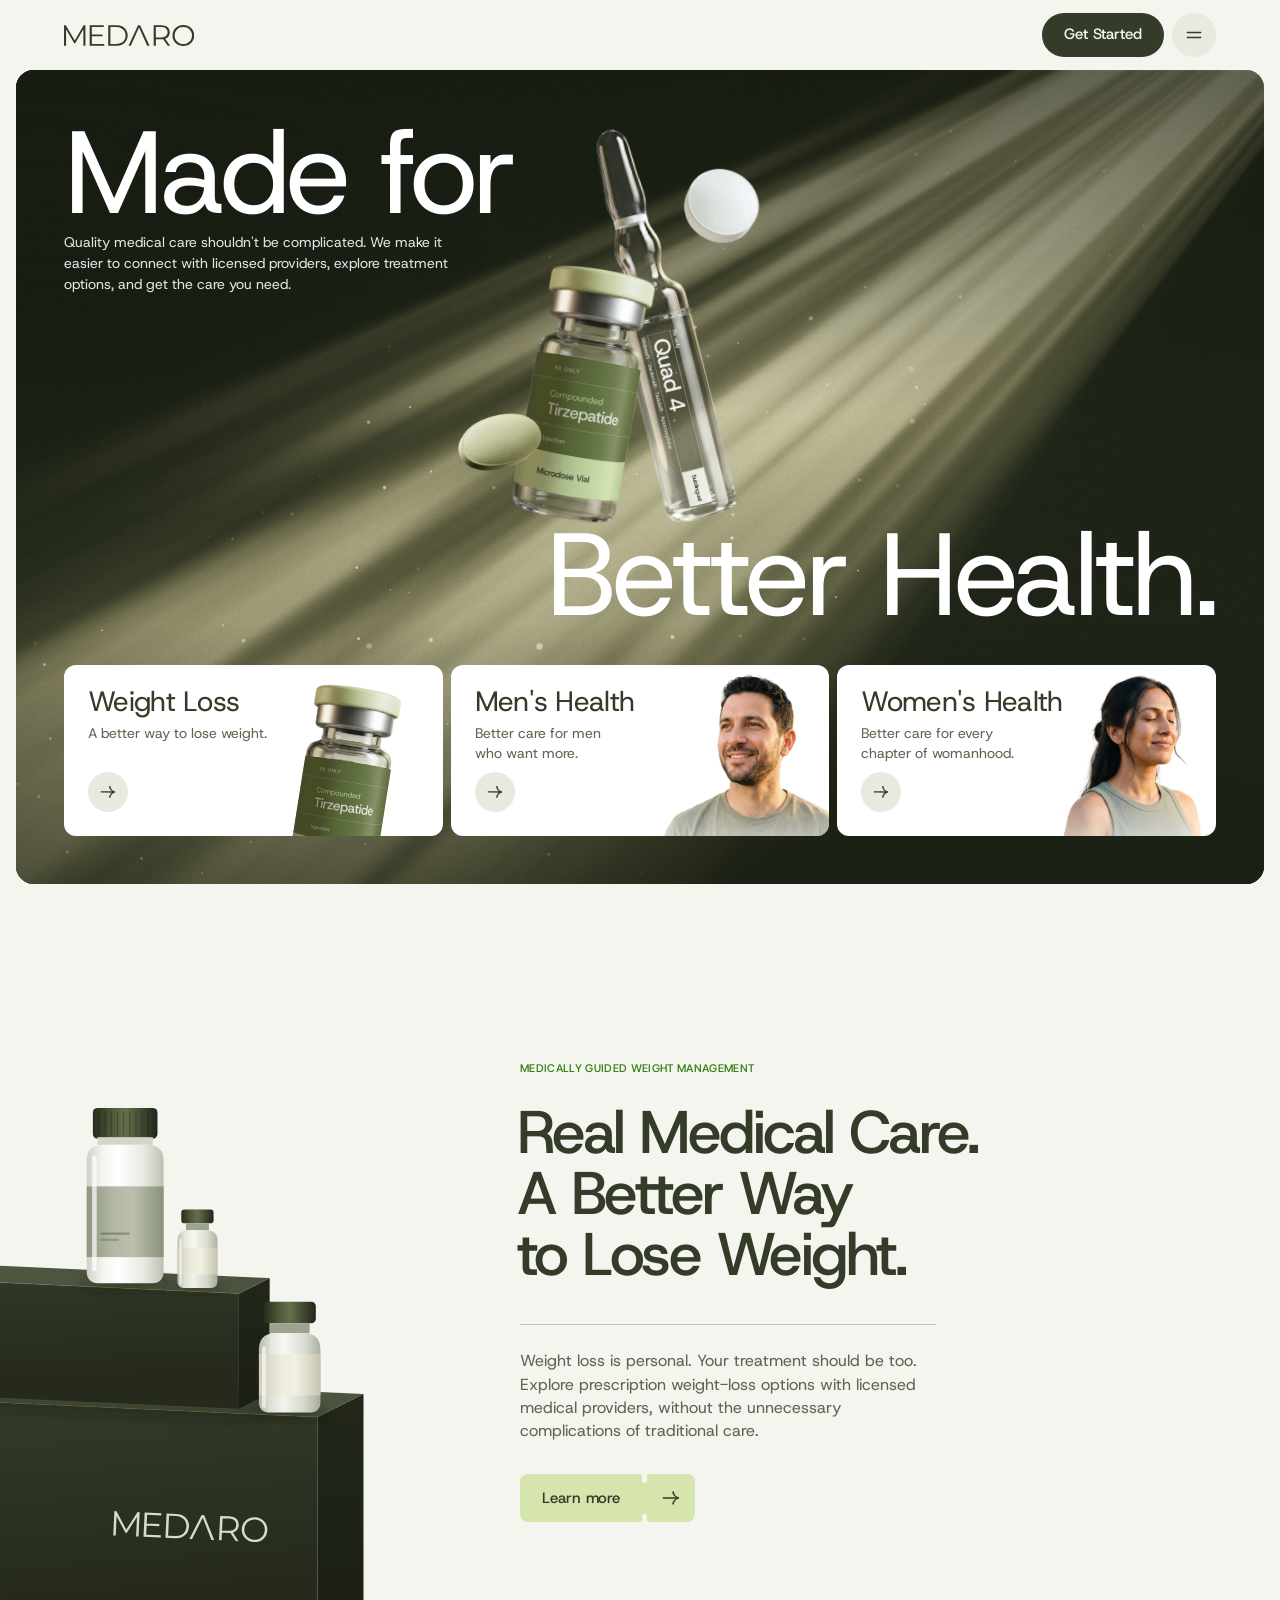
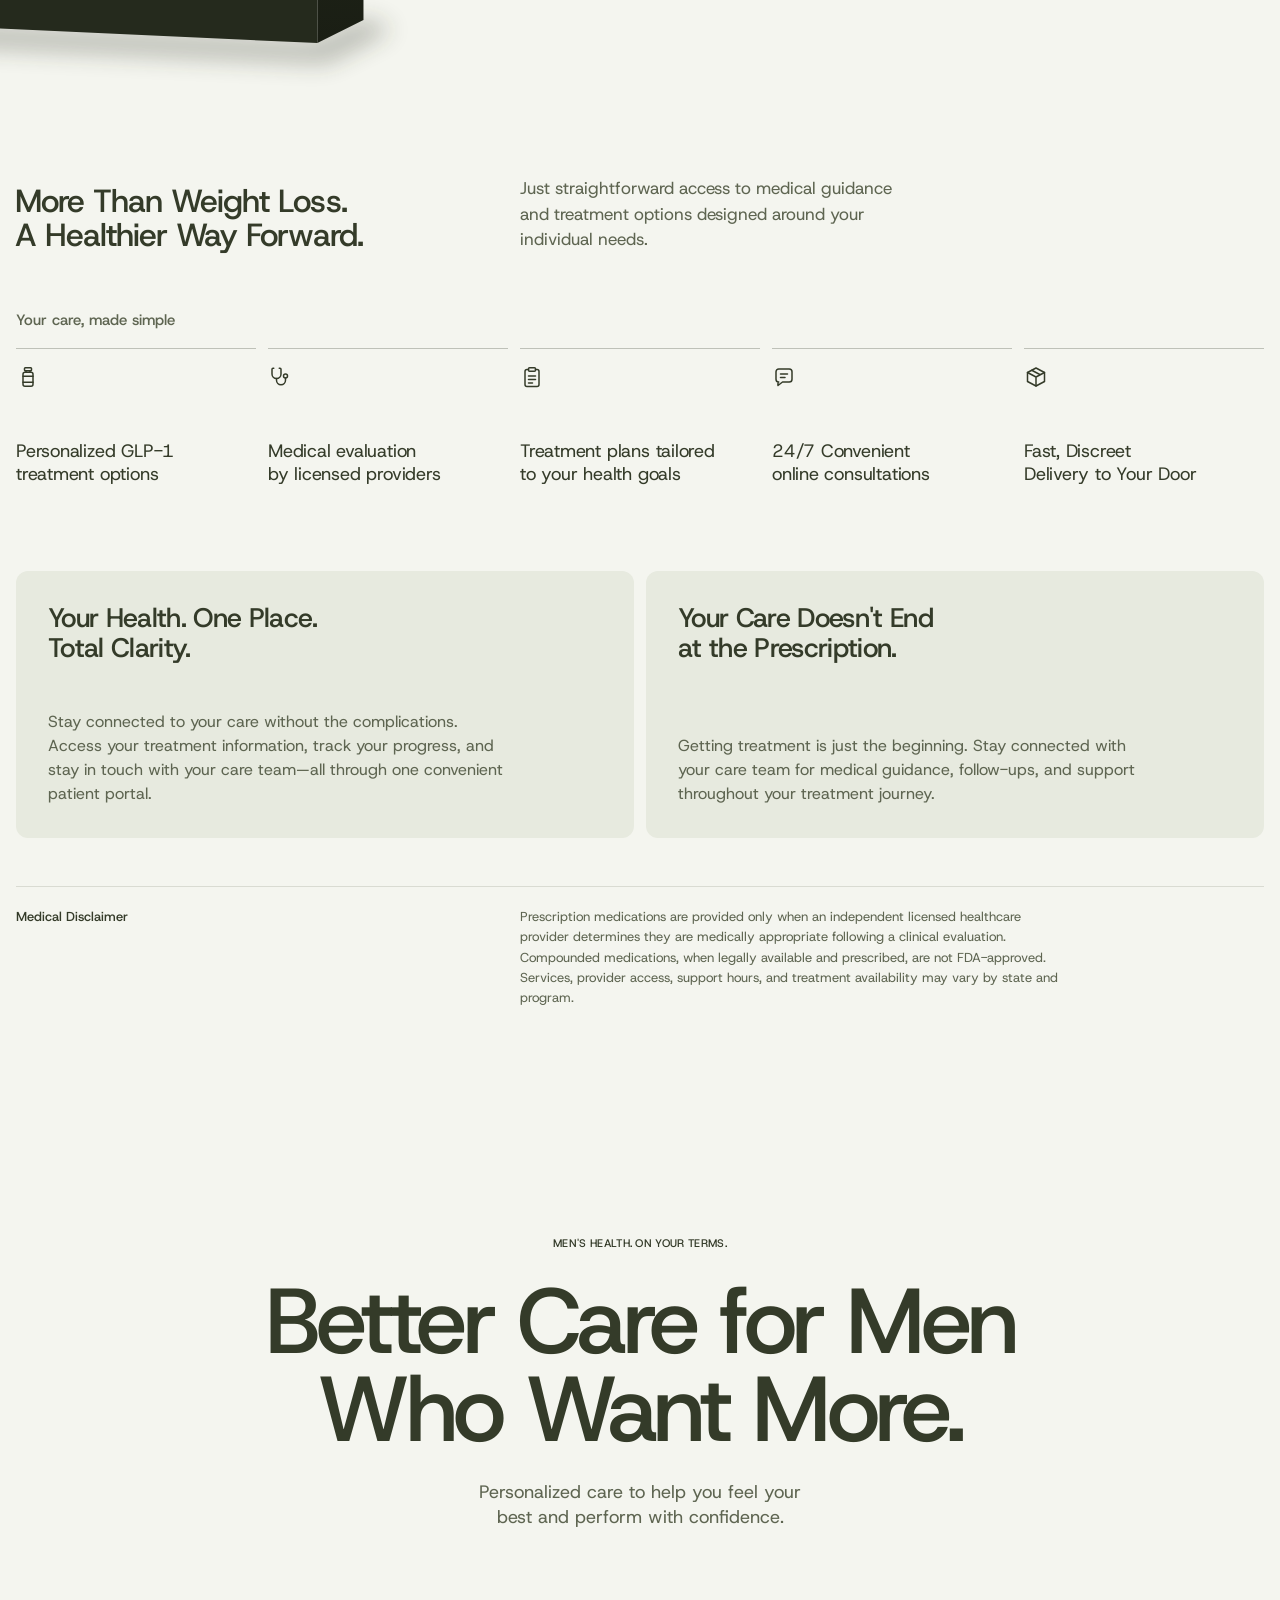
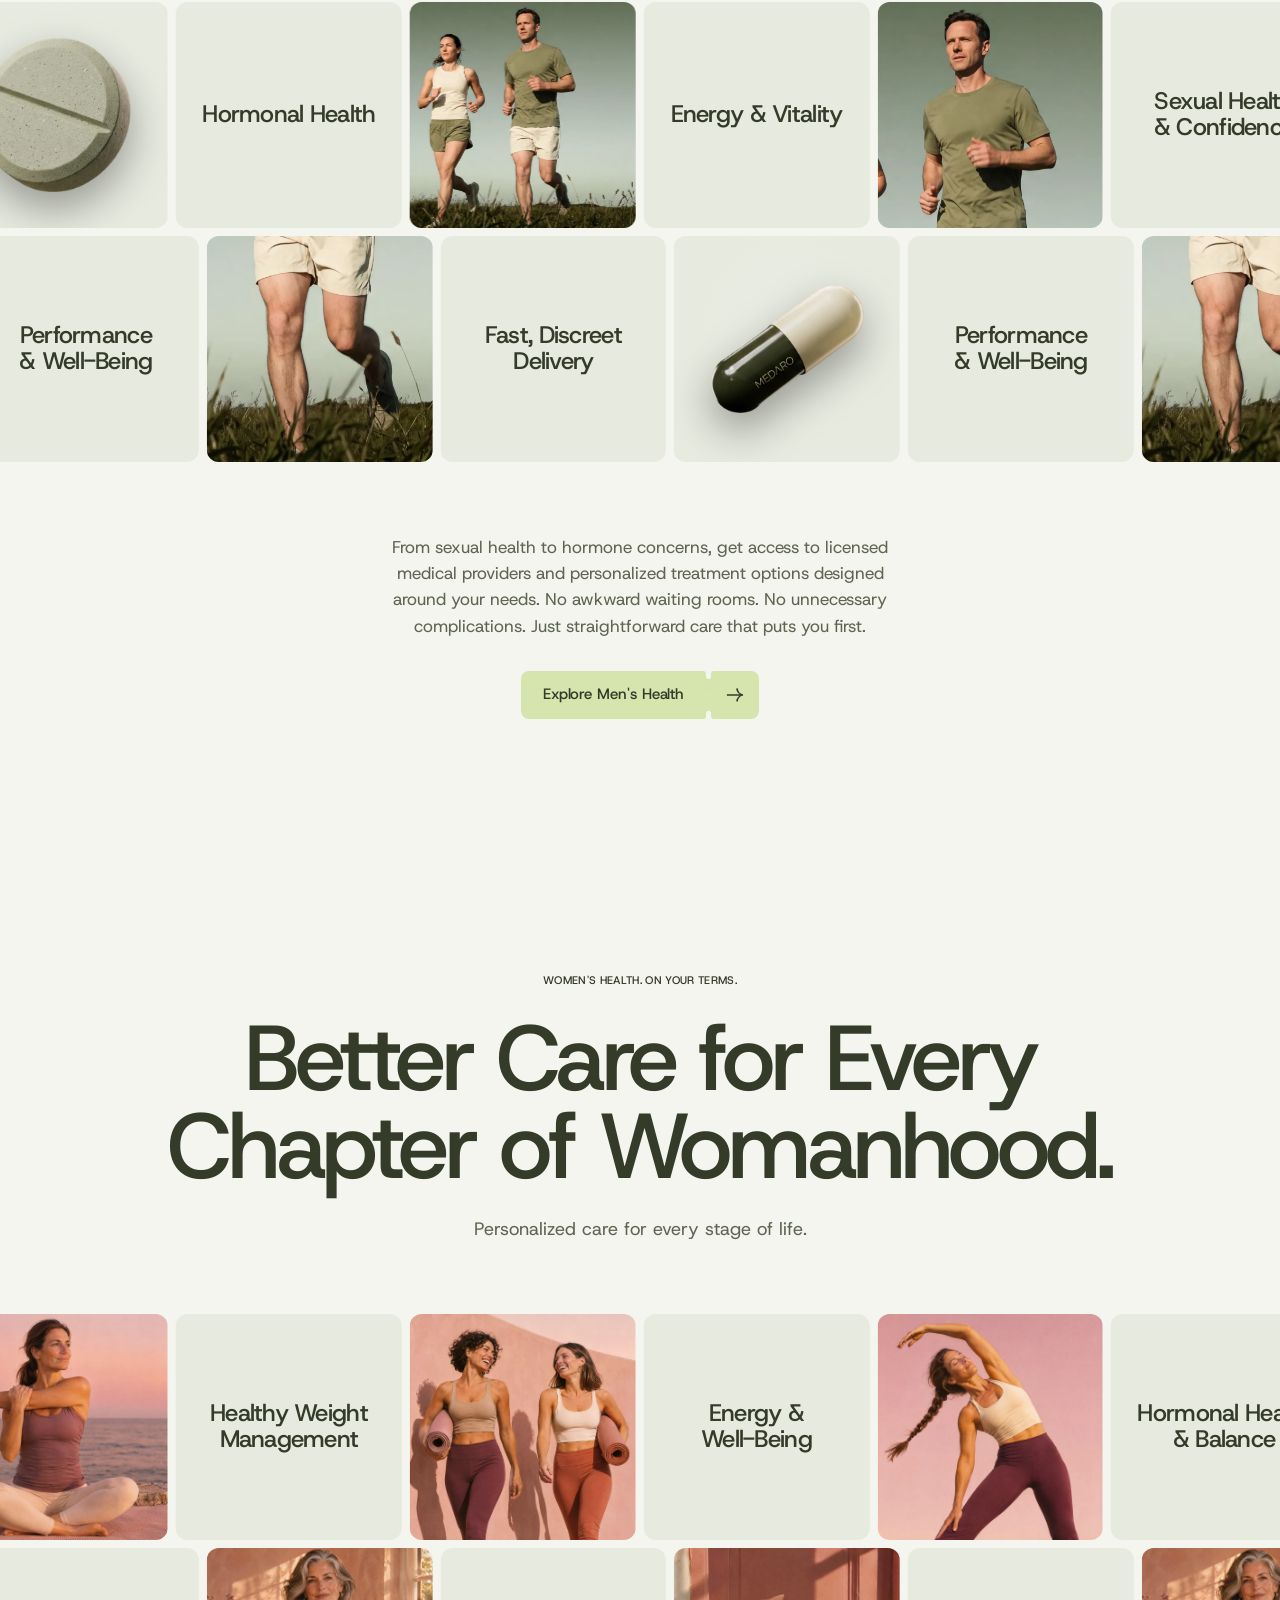
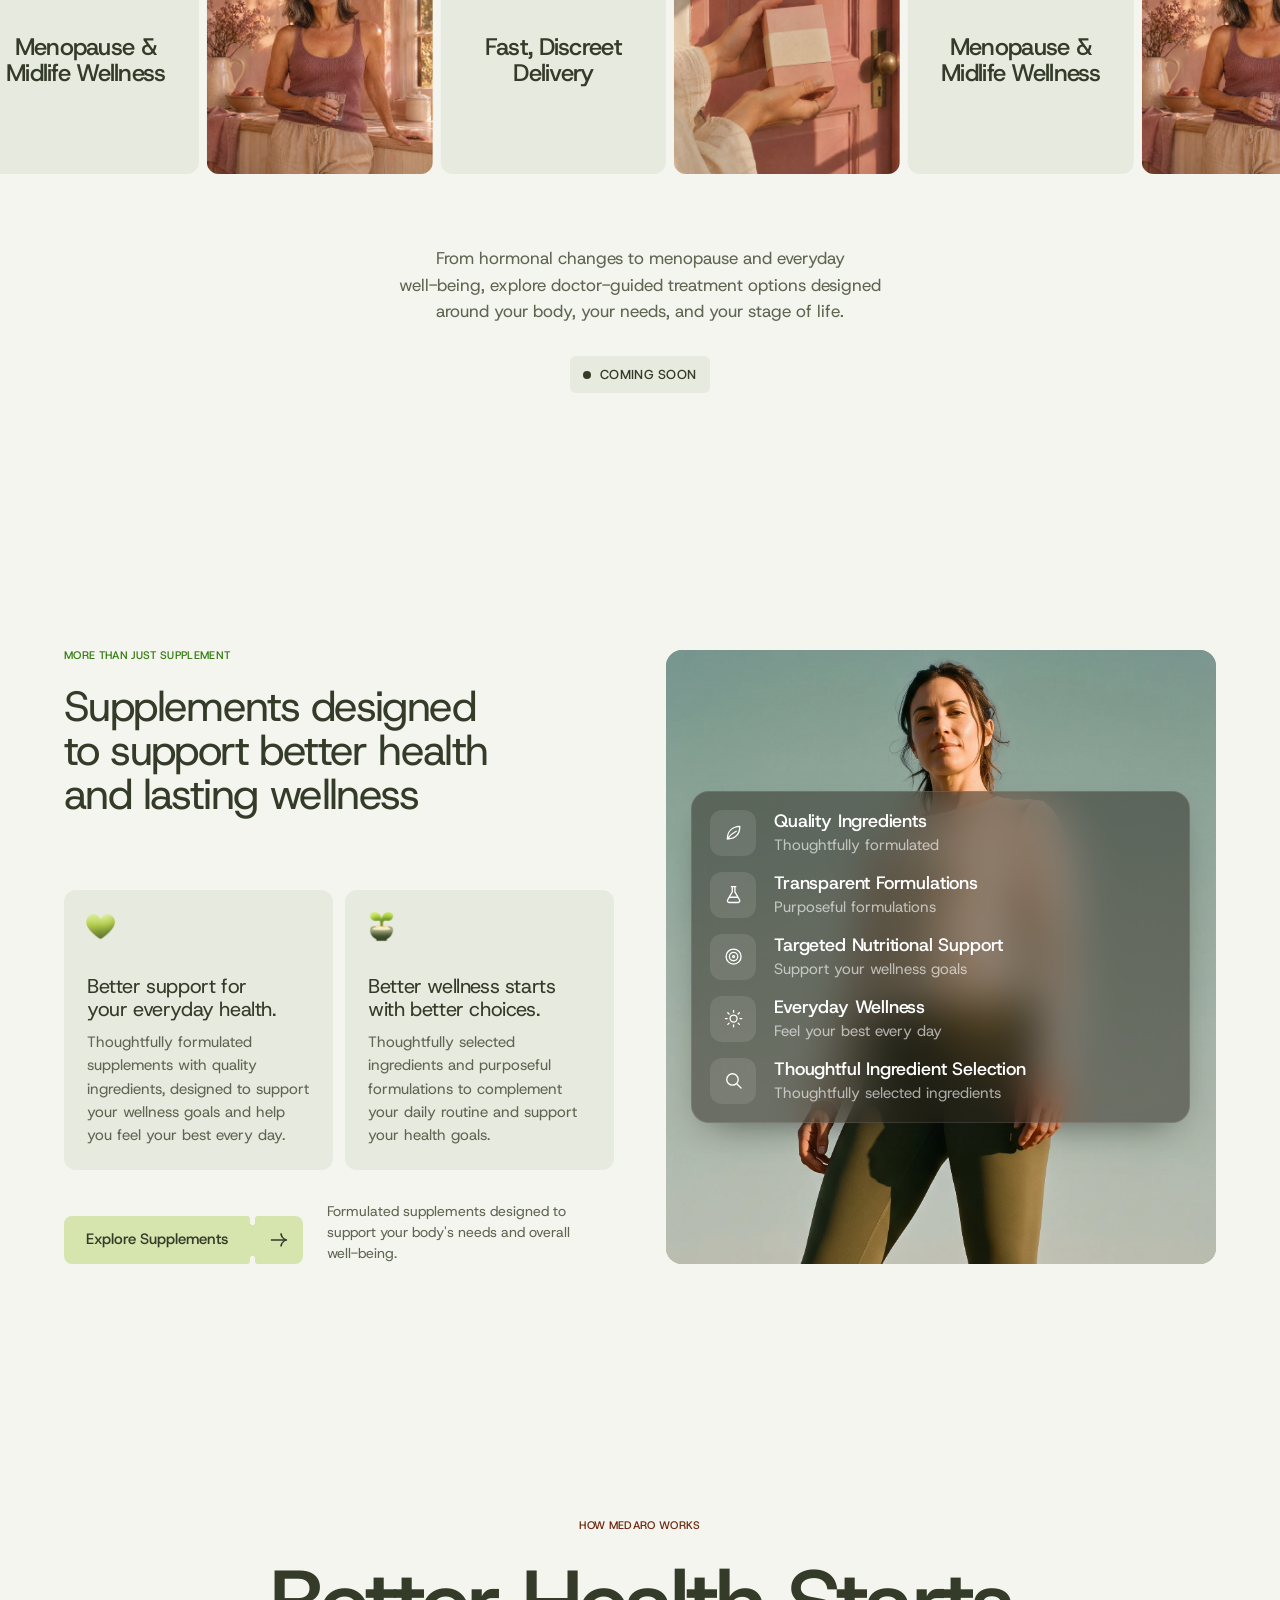
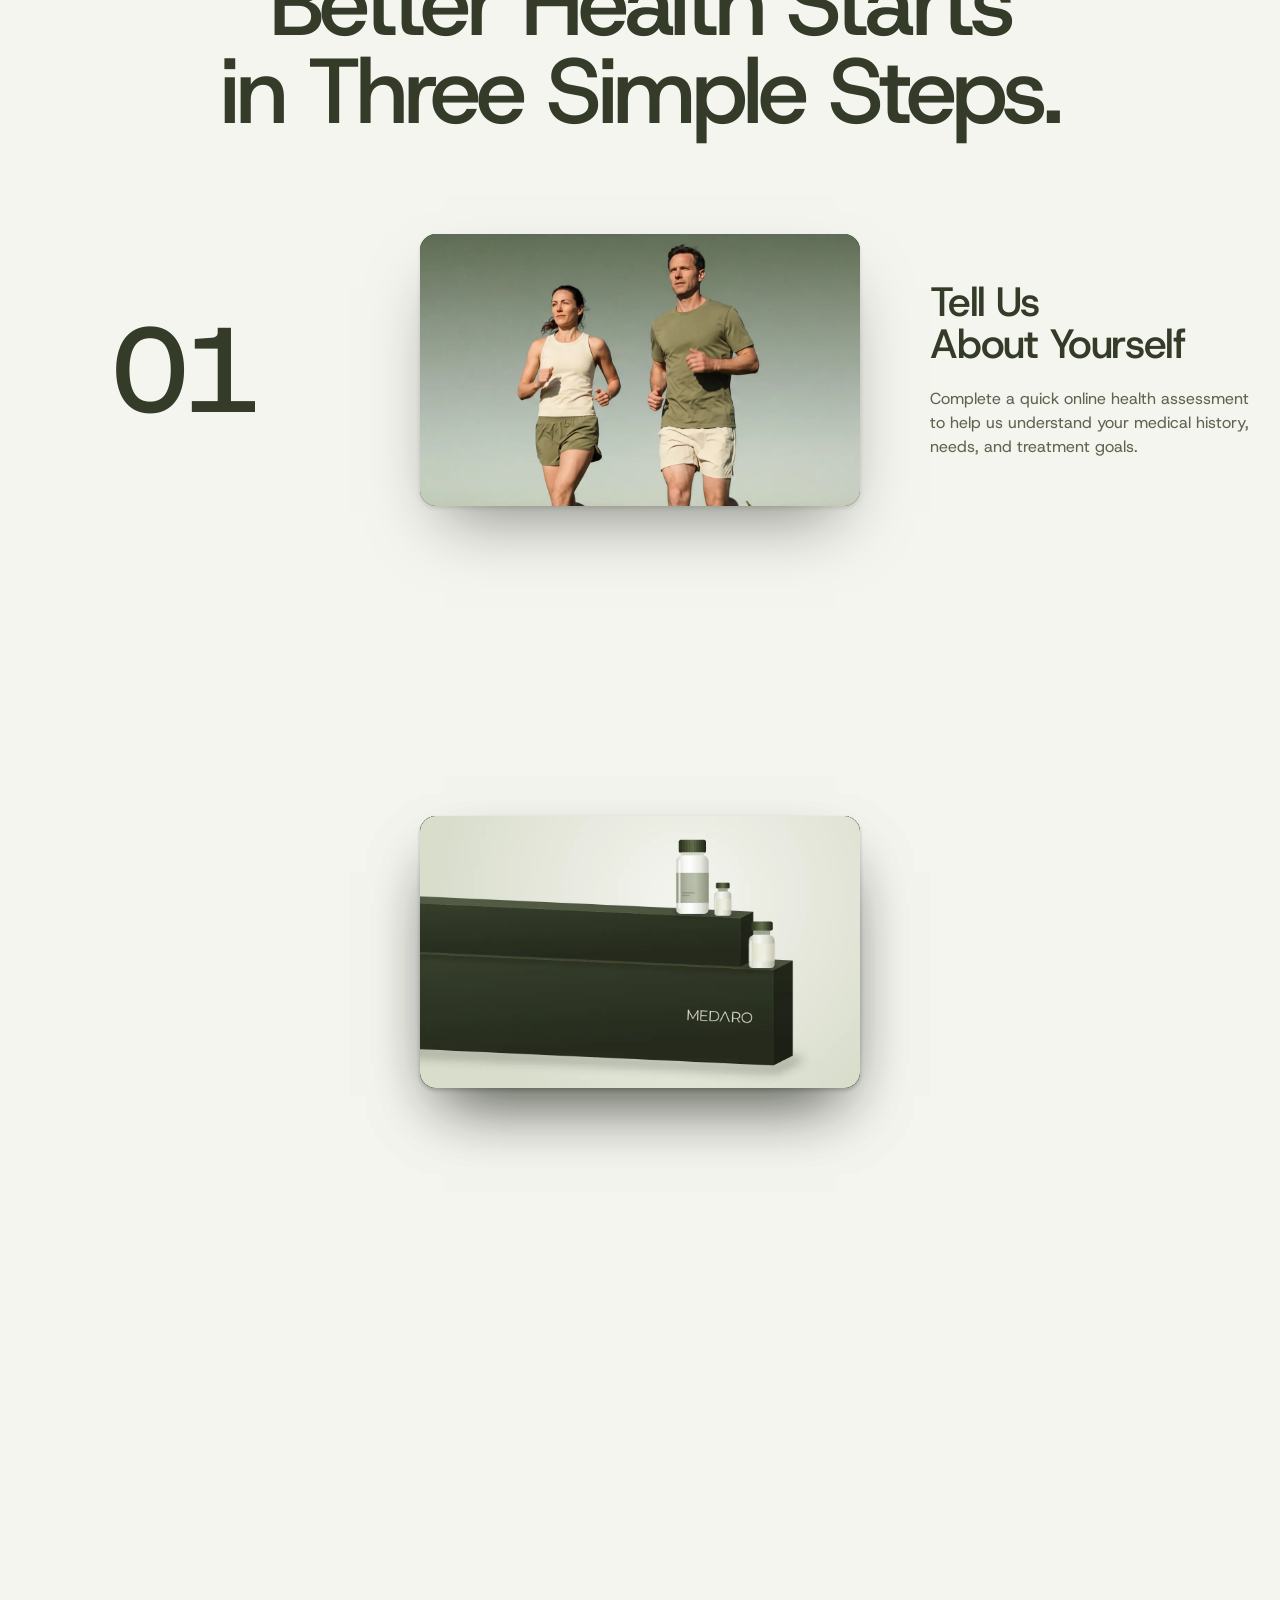
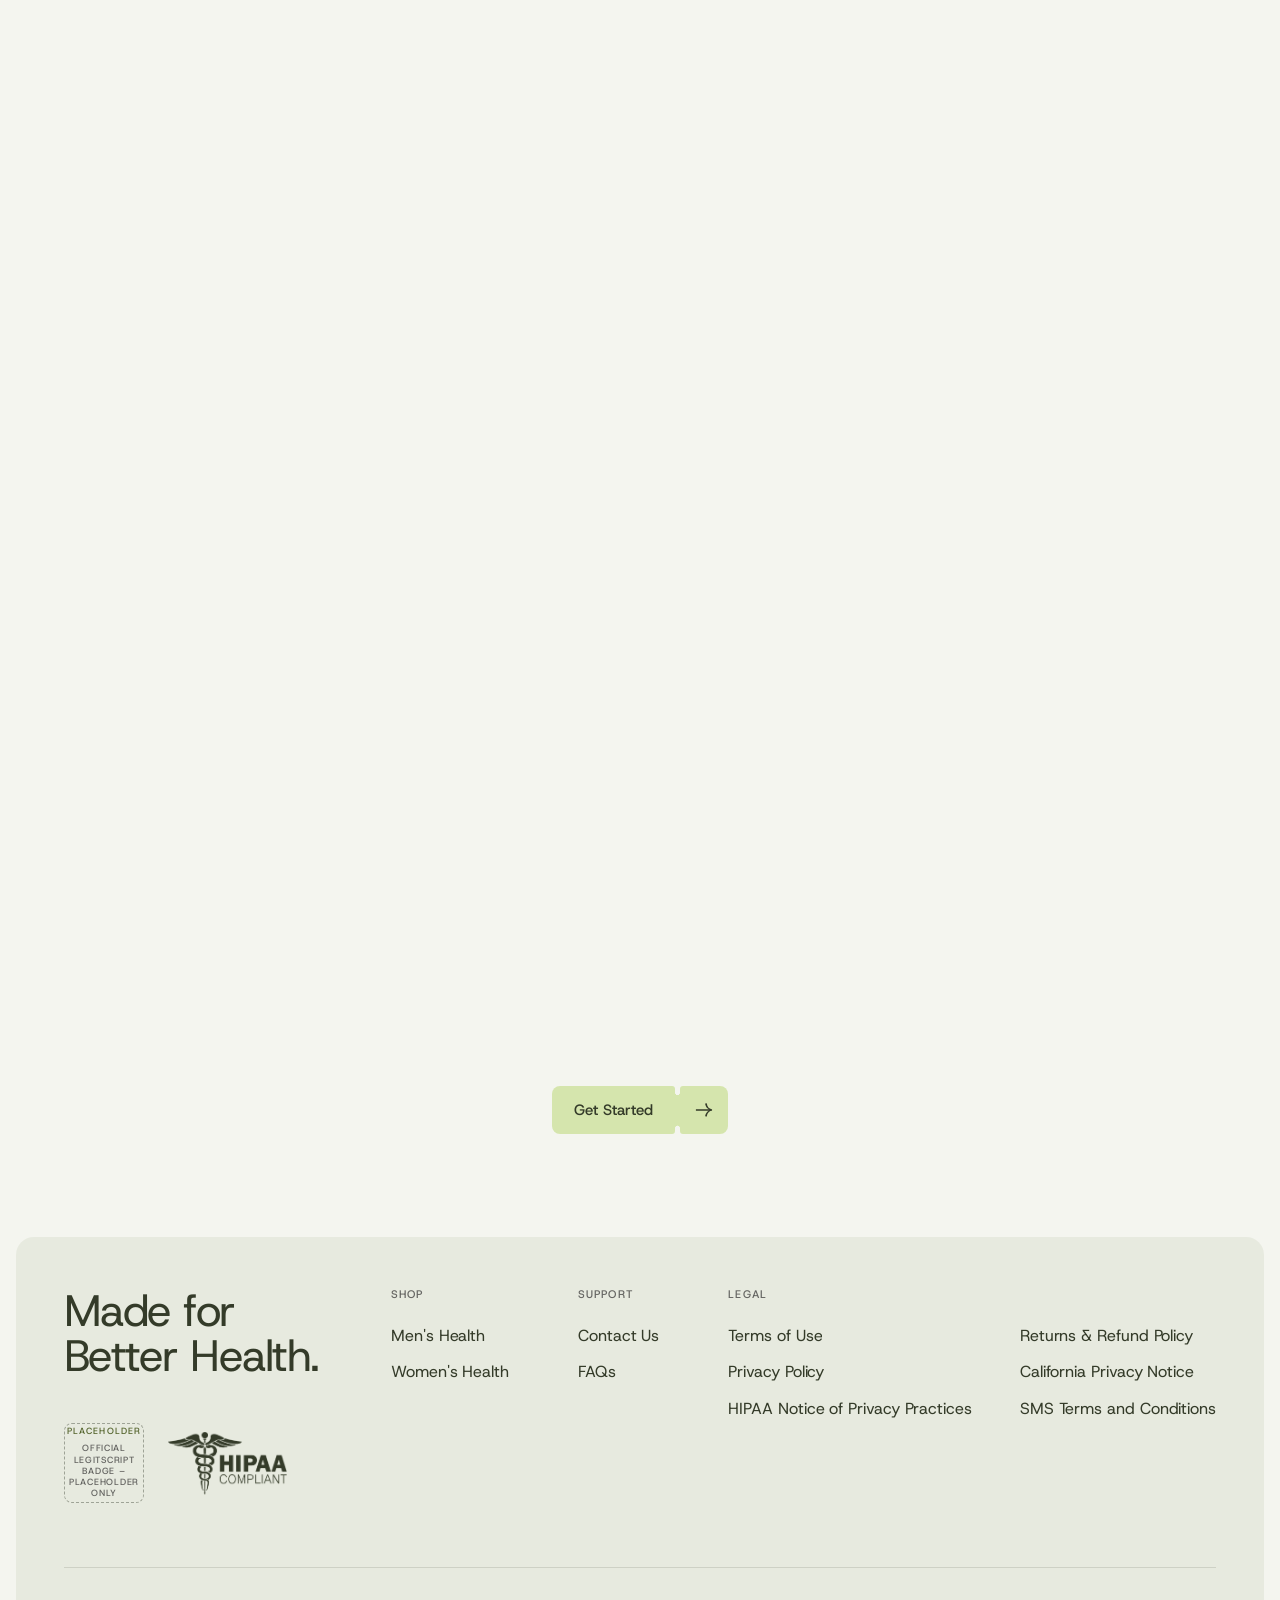
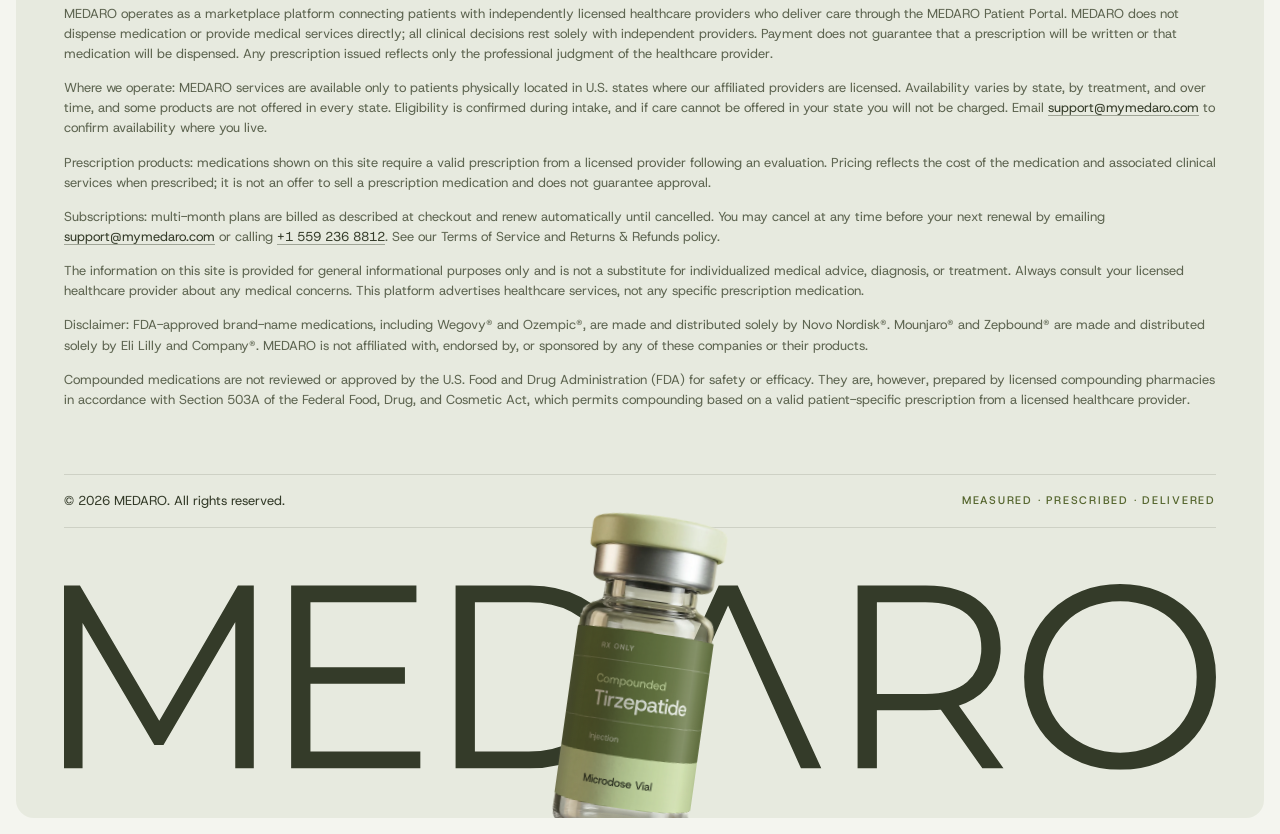
<file: site/index.html>
<!doctype html>
<html lang="en" data-palettes="a">
<head>
  <meta charset="utf-8">
  <meta name="viewport" content="width=device-width, initial-scale=1, viewport-fit=cover">
  <title>MEDARO · Made for Better Health</title>
  <meta name="description" content="Quality medical care shouldn't be complicated. We make it easier to connect with licensed providers, explore treatment options, and get the care you need.">
  <meta name="robots" content="noindex, nofollow"><!-- Draft: keep staging out of search -->
  <meta name="theme-color" content="#f4f5ef">
  <link rel="preconnect" href="https://fonts.googleapis.com">
  <link rel="preconnect" href="https://fonts.gstatic.com" crossorigin>
  <link rel="stylesheet" href="https://fonts.googleapis.com/css2?family=Host+Grotesk:wght@300;400;500;600&display=swap">
  <link rel="stylesheet" href="styles.css">
  <!-- Components (shared across pages) -->
  <link rel="stylesheet" href="components/header.css">
  <link rel="stylesheet" href="components/category-tile.css">
  <link rel="stylesheet" href="components/menu.css">
  <link rel="stylesheet" href="components/product.css">
  <link rel="stylesheet" href="components/stage-light.css">
  <link rel="stylesheet" href="components/care-tiles.css">
  <link rel="stylesheet" href="components/steps.css">
  <link rel="stylesheet" href="components/footer.css">
  <!-- One stylesheet per section, so a section can be approved and moved to main on its own -->
  <link rel="stylesheet" href="sections/home/hero.css">
  <link rel="stylesheet" href="sections/home/weight-loss.css">
  <link rel="stylesheet" href="sections/home/mens-health.css">
  <link rel="stylesheet" href="sections/home/womens-health.css">
  <link rel="stylesheet" href="sections/home/supplements.css">
  <link rel="stylesheet" href="sections/home/how-it-works.css">
</head>
<body id="top">

  <!-- Sprite: logo and icons. One source for header, menu and footer -->
  <svg class="sprite" aria-hidden="true" focusable="false">
    <!-- Official MEDARO wordmark (site/assets/logo/, from the client), cropped tight, currentColor -->
    <symbol id="wordmark" viewBox="194 74 4413 712"><g fill="currentColor" transform="translate(80 780) scale(1 -1)"><path transform="translate(0 0)" d="M114 0V700H175L495 154H463L780 700H841V0H770V589H787L495 89H460L166 589H185V0Z"/><path transform="translate(870 0)" d="M114 0V700H594V636H188V64H609V0ZM180 324V387H550V324Z"/><path transform="translate(1500 0)" d="M114 0V700H399Q511 700 595.5 655.5Q680 611 727.0 532.0Q774 453 774 350Q774 247 727.0 168.0Q680 89 595.5 44.5Q511 0 399 0ZM188 64H395Q488 64 556.5 100.5Q625 137 663.0 201.5Q701 266 701 350Q701 435 663.0 499.0Q625 563 556.5 599.5Q488 636 395 636H188Z"/><path transform="translate(2300 0)" d="M2 0 L322 700 L395 700 L715 0 L637 0 L343 657 L373 657 L79 0 Z"/><path transform="translate(3040 0)" d="M114 0V700H376Q509 700 585.5 636.5Q662 573 662 460Q662 386 627.5 332.5Q593 279 529.0 250.5Q465 222 376 222H155L188 256V0ZM592 0 412 254H492L673 0ZM188 250 155 285H374Q479 285 533.5 331.0Q588 377 588 460Q588 544 533.5 590.0Q479 636 374 636H155L188 671Z"/><path transform="translate(3740 0)" d="M420 -6Q341 -6 273.5 20.5Q206 47 156.5 95.5Q107 144 79.5 208.5Q52 273 52 350Q52 427 79.5 491.5Q107 556 156.5 604.5Q206 653 273.0 679.5Q340 706 420 706Q499 706 566.0 679.5Q633 653 682.5 605.0Q732 557 759.5 492.0Q787 427 787 350Q787 273 759.5 208.0Q732 143 682.5 95.0Q633 47 566.0 20.5Q499 -6 420 -6ZM420 60Q483 60 536.5 81.5Q590 103 629.5 142.5Q669 182 691.0 234.5Q713 287 713 350Q713 413 691.0 465.5Q669 518 629.5 557.5Q590 597 536.5 618.5Q483 640 420 640Q357 640 303.0 618.5Q249 597 209.5 557.5Q170 518 147.5 465.5Q125 413 125 350Q125 288 147.5 235.0Q170 182 209.5 142.5Q249 103 303.0 81.5Q357 60 420 60Z"/></g></symbol>
    <!-- UI icons -->
    <!-- The MEDARO arrow (user, 2026-11-20; source: assets/icons/arrow.svg). One glyph for every arrow, in currentColor;
         i-arrow-ne is the same arrow turned 45° (promo card). -->
    <symbol id="i-arrow-right" viewBox="0 0 16 16"><path fill="currentColor" d="M9.04045 13.5006C9.05132 13.5116 9.38447 13.5951 9.78072 13.6861C10.177 13.7772 10.5056 13.8378 10.5108 13.8209C10.5161 13.8039 10.5571 13.5289 10.6019 13.2096C10.692 12.5686 10.9101 11.82 11.1431 11.3519C11.8694 9.893 13.1726 8.92699 14.7532 8.67591L15.1557 8.61196V7.96748V7.32295L14.7909 7.26174C12.4008 6.86077 10.8426 5.07371 10.5511 2.39938C10.5321 2.22474 10.5094 2.08191 10.5006 2.08191C10.42 2.08191 9.08438 2.40379 9.05912 2.42929C9.04085 2.44773 9.05444 2.61144 9.08936 2.79303C9.47585 4.80384 10.5825 6.44009 12.0186 7.12424L12.363 7.28836L5.2793 7.30121L0.800003 7.30937V8.6137L5.29082 8.62187L12.3578 8.63477L11.923 8.85512C10.7947 9.42671 9.90149 10.5479 9.37547 12.0529C9.22557 12.4817 8.99939 13.4592 9.04045 13.5006Z"/></symbol>
    <symbol id="i-arrow-ne" viewBox="0 0 16 16"><path fill="currentColor" transform="rotate(-45 7.98 7.96)" d="M9.04045 13.5006C9.05132 13.5116 9.38447 13.5951 9.78072 13.6861C10.177 13.7772 10.5056 13.8378 10.5108 13.8209C10.5161 13.8039 10.5571 13.5289 10.6019 13.2096C10.692 12.5686 10.9101 11.82 11.1431 11.3519C11.8694 9.893 13.1726 8.92699 14.7532 8.67591L15.1557 8.61196V7.96748V7.32295L14.7909 7.26174C12.4008 6.86077 10.8426 5.07371 10.5511 2.39938C10.5321 2.22474 10.5094 2.08191 10.5006 2.08191C10.42 2.08191 9.08438 2.40379 9.05912 2.42929C9.04085 2.44773 9.05444 2.61144 9.08936 2.79303C9.47585 4.80384 10.5825 6.44009 12.0186 7.12424L12.363 7.28836L5.2793 7.30121L0.800003 7.30937V8.6137L5.29082 8.62187L12.3578 8.63477L11.923 8.85512C10.7947 9.42671 9.90149 10.5479 9.37547 12.0529C9.22557 12.4817 8.99939 13.4592 9.04045 13.5006Z"/></symbol>
    <!-- Supplement V3 line icons (24px, 1.5 stroke, round: the Weight Loss icons' style) -->
    <symbol id="i-leaf" viewBox="0 0 24 24"><g fill="none" stroke="currentColor" stroke-width="1.5" stroke-linecap="round" stroke-linejoin="round"><path d="M5 19c0-8 5-13.5 14-14 .2 8.6-5 14-12.5 14H5Z"/><path d="M5 19c3-4 6-6.5 10-8.5"/></g></symbol>
    <symbol id="i-flask" viewBox="0 0 24 24"><g fill="none" stroke="currentColor" stroke-width="1.5" stroke-linecap="round" stroke-linejoin="round"><path d="M9.5 3h5M10.5 3v6L5.2 18.2A1.9 1.9 0 0 0 6.9 21h10.2a1.9 1.9 0 0 0 1.7-2.8L13.5 9V3"/><path d="M7.6 15h8.8"/></g></symbol>
    <symbol id="i-target" viewBox="0 0 24 24"><g fill="none" stroke="currentColor" stroke-width="1.5" stroke-linecap="round" stroke-linejoin="round"><circle cx="12" cy="12" r="8.5"/><circle cx="12" cy="12" r="4.75"/><circle cx="12" cy="12" r="1.1"/></g></symbol>
    <symbol id="i-sun" viewBox="0 0 24 24"><g fill="none" stroke="currentColor" stroke-width="1.5" stroke-linecap="round" stroke-linejoin="round"><circle cx="12" cy="12" r="4"/><path d="M12 2.75v2M12 19.25v2M2.75 12h2M19.25 12h2M5.46 5.46l1.41 1.41M17.13 17.13l1.41 1.41M5.46 18.54l1.41-1.41M17.13 6.87l1.41-1.41"/></g></symbol>
    <symbol id="i-search" viewBox="0 0 24 24"><g fill="none" stroke="currentColor" stroke-width="1.5" stroke-linecap="round" stroke-linejoin="round"><circle cx="10.75" cy="10.75" r="6.5"/><path d="m15.5 15.5 5 5"/></g></symbol>
    <!-- Weight Loss care-point icons (24px line icons, currentColor) -->
    <symbol id="i-vial" viewBox="0 0 24 24"><g fill="none" stroke="currentColor" stroke-width="1.5" stroke-linecap="round" stroke-linejoin="round"><rect x="8.5" y="2.75" width="7" height="3" rx="0.75"/><path d="M10 5.75v1.5M14 5.75v1.5"/><rect x="7" y="7.25" width="10" height="14" rx="2"/><path d="M7 11.25h10M7 17.25h10"/></g></symbol>
    <symbol id="i-stethoscope" viewBox="0 0 24 24"><g fill="none" stroke="currentColor" stroke-width="1.5" stroke-linecap="round" stroke-linejoin="round"><path d="M5.75 3.25H5a1 1 0 0 0-1 1V9a4.5 4.5 0 0 0 9 0V4.25a1 1 0 0 0-1-1h-.75"/><path d="M8.5 13.5v1.75a4.5 4.5 0 0 0 9 0V13"/><circle cx="17.5" cy="11" r="2"/></g></symbol>
    <symbol id="i-plan" viewBox="0 0 24 24"><g fill="none" stroke="currentColor" stroke-width="1.5" stroke-linecap="round" stroke-linejoin="round"><path d="M15.5 4.5H17a2 2 0 0 1 2 2V19.5a2 2 0 0 1-2 2H7a2 2 0 0 1-2-2V6.5a2 2 0 0 1 2-2h1.5"/><rect x="8.5" y="2.75" width="7" height="3.5" rx="1"/><path d="M8.5 11h7M8.5 14.5h7M8.5 18h4"/></g></symbol>
    <symbol id="i-chat" viewBox="0 0 24 24"><g fill="none" stroke="currentColor" stroke-width="1.5" stroke-linecap="round" stroke-linejoin="round"><path d="M4 6.75A2.75 2.75 0 0 1 6.75 4h10.5A2.75 2.75 0 0 1 20 6.75v7.5A2.75 2.75 0 0 1 17.25 17H10.5L6 20.5V17h0.75A2.75 2.75 0 0 1 4 14.25Z"/><path d="M8.5 9h7M8.5 12.5h4.5"/></g></symbol>
    <symbol id="i-box" viewBox="0 0 24 24"><g fill="none" stroke="currentColor" stroke-width="1.5" stroke-linecap="round" stroke-linejoin="round"><path d="M3.5 7.5 12 3l8.5 4.5v9L12 21l-8.5-4.5Z"/><path d="M3.5 7.5 12 12l8.5-4.5M12 12v9M7.75 5.25l8.5 4.5"/></g></symbol>
  </svg>

  <a class="visually-hidden" href="#main">Skip to content</a>

  <!-- ================= HERO (approved: hero V4, user 2026-11-21) ================= -->
  <!-- SECTION:header--menu START · styles: components/header.css, components/menu.css · scripts: main.js (header, menu)
       After the client's hims and Superpower references (2026-11-20): logo left; Get Started and a menu button right.
       The six links live in a sheet that slides in from the right (native <dialog>: focus stays inside, Esc closes).
       Links: Home scroll links and page links as in content/home.md. [LINK NEEDED] Get Started destination. -->
  <header class="site-header site-header--plain site-header--compact site-header--menu" data-header>
    <div class="site-header__bar">
      <a class="logo" href="#top" aria-label="MEDARO, back to top"><svg aria-hidden="true"><use href="#wordmark"/></svg></a>
      <div class="site-header__actions">
        <a class="btn btn--dark btn--pill" href="#how-it-works">Get Started</a>
        <button class="menu-button" type="button" aria-haspopup="dialog" aria-expanded="false" aria-controls="site-menu" data-menu-open>
          <span class="visually-hidden">Open menu</span>
          <svg aria-hidden="true" viewBox="0 0 24 24"><path d="M4 9h16M4 15h16"/></svg>
        </button>
      </div>
    </div>
  </header>

  <dialog class="menu" id="site-menu" aria-labelledby="site-menu-title" data-menu>
    <div class="menu__scrim" data-menu-close></div>
    <div class="menu__panel">
      <div class="menu__top">
        <h2 class="menu__title" id="site-menu-title">Menu</h2>
        <button class="menu__close" type="button" data-menu-close>
          <span class="visually-hidden">Close menu</span>
          <svg aria-hidden="true" viewBox="0 0 24 24"><path d="M6 6l12 12M18 6 6 18"/></svg>
        </button>
      </div>

      <nav class="menu__nav" aria-labelledby="site-menu-explore">
        <p class="menu__label" id="site-menu-explore">Explore</p>
        <ul class="menu__list">
          <li style="--i:0"><a class="menu__link link-roll" href="#weight-loss" data-menu-close>Weight Loss<svg class="menu__arrow" aria-hidden="true"><use href="#i-arrow-right"/></svg></a></li>
          <li style="--i:1"><a class="menu__link link-roll" href="#mens-health" data-menu-close>Men's Health<svg class="menu__arrow" aria-hidden="true"><use href="#i-arrow-right"/></svg></a></li>
          <li style="--i:2"><a class="menu__link link-roll" href="#womens-health" data-menu-close>Women's Health<svg class="menu__arrow" aria-hidden="true"><use href="#i-arrow-right"/></svg></a></li>
          <li style="--i:3"><a class="menu__link link-roll" href="#supplements" data-menu-close>Supplement<svg class="menu__arrow" aria-hidden="true"><use href="#i-arrow-right"/></svg></a></li>
          <li style="--i:4"><a class="menu__link link-roll" href="#how-it-works" data-menu-close>How Medaro Works<svg class="menu__arrow" aria-hidden="true"><use href="#i-arrow-right"/></svg></a></li>
          <li style="--i:5"><a class="menu__link link-roll" href="about.html">About Us<svg class="menu__arrow" aria-hidden="true"><use href="#i-arrow-right"/></svg></a></li>
        </ul>
      </nav>

      <!-- Top treatments, after hims' menu: a row of product cards (Rx badge, product, name) that scrolls
           sideways. Products: the client's packs, as in the hero (client, 2026-11-20: "Put the bottle in the menu
           also", now the Quad 4 ampoule; no pens: "we do not make the drugs"; the Supplements tablet blank, client 2026-11-21:
           no MEDARO name on the pills). Names: the client's mock-up cards (Tirzepatide Microdose,
           Tirzepatide Multidose) and Quad 4 (content/mens-health.md). [LINK NEEDED] treatment pages; for now the
           landing pages and the Supplement section. -->
      <section class="menu__treat" aria-labelledby="site-menu-treat" style="--i:6">
        <p class="menu__label" id="site-menu-treat">Top treatments</p>
        <ul class="treat-row">
          <li>
            <a class="treat-card" href="weight-loss.html">
              <span class="treat-card__rx">Rx</span>
              <span class="treat-card__media" aria-hidden="true">
                <span class="pack pack--vial treat-card__pack treat-card__pack--vial"><img src="assets/images/products/vial-tirzepatide.webp" alt="" width="466" height="1100"><img class="product__print" src="assets/images/products/print-vial-microdose.svg" alt="" width="466" height="1100"><img class="product__sheen" src="assets/images/products/sheen-vial.svg" alt="" width="466" height="1100"></span>
              </span>
              <span class="treat-card__name">Tirzepatide Microdose</span>
            </a>
          </li>
          <li>
            <a class="treat-card" href="mens-health.html">
              <span class="treat-card__rx">Rx</span>
              <span class="treat-card__media" aria-hidden="true">
                <span class="pack pack--ampoule treat-card__pack treat-card__pack--ampoule"><img src="assets/images/products/ampoule-quad4.webp" alt="" width="406" height="2200"><img class="product__print" src="assets/images/products/print-ampoule-quad4-ink.svg" alt="" width="406" height="2200"></span>
              </span>
              <span class="treat-card__name">Quad 4</span>
            </a>
          </li>
          <li>
            <a class="treat-card" href="weight-loss.html">
              <span class="treat-card__rx">Rx</span>
              <span class="treat-card__media" aria-hidden="true">
                <span class="pack pack--vial treat-card__pack treat-card__pack--vial treat-card__pack--vial-b"><img src="assets/images/products/vial-tirzepatide.webp" alt="" width="466" height="1100"><img class="product__print" src="assets/images/products/print-vial-multidose.svg" alt="" width="466" height="1100"><img class="product__sheen" src="assets/images/products/sheen-vial.svg" alt="" width="466" height="1100"></span>
              </span>
              <span class="treat-card__name">Tirzepatide Multidose</span>
            </a>
          </li>
          <li>
            <a class="treat-card" href="#supplements" data-menu-close>
              <span class="treat-card__media" aria-hidden="true"><img class="treat-card__tab treat-card__tab--white" src="assets/images/products/tablet-white-blank.webp" alt="" width="669" height="665"></span>
              <span class="treat-card__name">Supplements</span>
            </a>
          </li>
        </ul>
      </section>

      <div class="menu__foot" style="--i:7">
        <a class="btn btn--outline btn--pill" href="contact.html">Contact</a>
        <a class="btn btn--dark btn--pill" href="#how-it-works" data-menu-close>Get Started</a>
      </div>
    </div>
  </dialog>
  <!-- SECTION:header--menu END -->

  <main id="main">
    <!-- SECTION:home/hero START · styles: sections/home/hero.css, components/category-tile.css, components/product.css, components/stage-light.css · scripts: components/stage-light.js · assets: assets/images/products/ (stage-plate.webp, vial-tirzepatide.webp, ampoule-quad4.webp, tablet-white-blank.webp, tablet-oval-lime-blank.webp, print-vial-microdose.svg, print-ampoule-quad4.svg, sheen-vial.svg), assets/images/people/ (man-a.webp, woman-a.webp) · tools: tools/pack-print.py, tools/unmix-glass.py
         Approved: hero V4 (user, 2026-11-21: "this one is perfect push to main"; from claude/compassionate-gates-h0ymfe).
         The headline in two lines ("Made for" top left, "Better Health." bottom right above the cards), the client's
         sentence under it, the products as one centred cluster (the Quad 4 ampoule, the Microdose Tirzepatide vial, two
         blank tablets: client, 2026-11-21, no MEDARO on the pills), and the three care categories as white cards along
         the foot (Men's and Women's Health with AI portraits, client 2026-11-21). Nothing overlaps the headline.
         Copy: the headline is ours; the sentence and the card lines are the client's (content/home.md), word for word. -->
    <section class="hero" aria-labelledby="hero-title">
      <div class="hero__frame">

        <div class="hero__head">
          <h1 class="hero__title" id="hero-title"><span class="hero__title-line hero__title-line--a">Made for</span> <span class="hero__title-line hero__title-line--b">Better Health.</span></h1>
        </div>

        <p class="hero__lede">Quality medical care shouldn't be complicated. We make it easier to connect with licensed providers, explore treatment options, and get the care you need.</p>

        <!-- The three care categories (client, 2026-11-20): Weight Loss and Men's Health open their pages; Women's
             Health scrolls to its Home section, which shows the client's [Coming Soon]. -->
        <nav class="hero__tiles" aria-label="Care">
          <ul class="category-tiles">
            <li>
              <a class="category-tile category-tile--weight" href="weight-loss.html">
                <span class="category-tile__text">
                  <span class="category-tile__name">Weight Loss</span>
                  <span class="category-tile__line">A better way to lose weight.</span>
                </span>
                <span class="category-tile__go" aria-hidden="true"><svg><use href="#i-arrow-right"/></svg></span>
                <span class="category-tile__media" aria-hidden="true"><span class="category-tile__float"><span class="pack pack--vial category-tile__obj"><img src="assets/images/products/vial-tirzepatide.webp" alt="" width="466" height="1100"><img class="product__print" src="assets/images/products/print-vial-microdose.svg" alt="" width="466" height="1100"><img class="product__sheen" src="assets/images/products/sheen-vial.svg" alt="" width="466" height="1100"></span></span></span>
              </a>
            </li>
            <li>
              <a class="category-tile category-tile--mens" href="mens-health.html">
                <span class="category-tile__text">
                  <span class="category-tile__name">Men's Health</span>
                  <span class="category-tile__line">Better care for men who want more.</span>
                </span>
                <span class="category-tile__go" aria-hidden="true"><svg><use href="#i-arrow-right"/></svg></span>
                <span class="category-tile__media" aria-hidden="true"><span class="category-tile__float"><img class="category-tile__obj category-tile__obj--person" src="assets/images/people/man-a.webp" alt="" width="1000" height="1017" data-brief="AI-generated stand-in (Nano Banana 2.1): man portrait, chest up, olive/sage/cream clothes, warm side light, plain background removed"></span></span>
              </a>
            </li>
            <li>
              <a class="category-tile category-tile--womens" href="#womens-health">
                <span class="category-tile__text">
                  <span class="category-tile__name">Women's Health</span>
                  <span class="category-tile__line">Better care for every chapter of womanhood.</span>
                </span>
                <span class="category-tile__go" aria-hidden="true"><svg><use href="#i-arrow-right"/></svg></span>
                <span class="category-tile__media" aria-hidden="true"><span class="category-tile__float"><img class="category-tile__obj category-tile__obj--person" src="assets/images/people/woman-a.webp" alt="" width="1000" height="1017" data-brief="AI-generated stand-in (Nano Banana 2.1): woman portrait, chest up, olive/sage/cream clothes, warm side light, plain background removed"></span></span>
              </a>
            </li>
          </ul>
        </nav>

        <!-- Backdrop: the same live studio light as the approved hero -->
        <div class="hero__media" aria-hidden="true">
          <img class="hero__plate" src="assets/images/products/stage-plate.webp" alt="" width="3840" height="2143">
          <canvas class="stage-light" data-stage-light data-light="dust"></canvas>
          <div class="hero__scrim"></div>
        </div>

        <!-- Products: one cluster, centred: the Quad 4 ampoule, the Microdose vial in front, the white tablet top right,
             the oval tablet at the vial's lower left. Pills blank (client, 2026-11-21). -->
        <div class="hero__scene" aria-hidden="true">
          <div class="hero__set">
            <div class="product product--ampoule"><div class="product__float"><img src="assets/images/products/ampoule-quad4.webp" alt="" width="406" height="2200"><img class="product__print product__print--glass" src="assets/images/products/print-ampoule-quad4.svg" alt="" width="406" height="2200"></div></div>
            <div class="product product--vial"><div class="product__float"><img src="assets/images/products/vial-tirzepatide.webp" alt="" width="466" height="1100"><img class="product__print" src="assets/images/products/print-vial-microdose.svg" alt="" width="466" height="1100"><img class="product__sheen" src="assets/images/products/sheen-vial.svg" alt="" width="466" height="1100"></div></div>
            <div class="product product--tablet-white"><div class="product__float"><img src="assets/images/products/tablet-white-blank.webp" alt="" width="669" height="665"></div></div>
            <div class="product product--tablet-oval"><div class="product__float"><img src="assets/images/products/tablet-oval-lime-blank.webp" alt="" width="900" height="617"></div></div>
          </div>
        </div>
      </div>
    </section>
    <!-- SECTION:home/hero END -->

  <!-- SECTION:home/weight-loss START · styles: sections/home/weight-loss.css · assets: assets/images/standin-weight-loss.svg · icons: sprite #i-vial #i-stethoscope #i-plan #i-chat #i-box, #i-arrow-right
       Layout after the user's Good Life reference (video, 2026-11-19). Copy: content/home.md → Weight Loss, word for word. -->
  <section class="wl" id="weight-loss" aria-labelledby="wl-title">
    <div class="wl__frame">

      <div class="wl__intro wl__grid">
        <!-- Stand-in: the real photo is made after the design is approved (see data-brief). -->
        <figure class="wl__stage media-brief" data-brief="Wide studio photo: MEDARO weight-loss set (two plain dark-olive boxes with the wordmark, frosted vial with olive cap and cream label, tablet bottle) on the left, running off the edge, soft light from the upper left on a paper backdrop; no drug names, doses or pens">
          <img src="assets/images/standin-weight-loss.svg" alt="" width="640" height="900">
        </figure>
        <div class="wl__copy">
          <p class="wl__eyebrow chip"><span>Medically guided weight management</span></p>
          <h2 class="wl__title" id="wl-title">Real Medical Care.<br>A Better Way<br>to Lose Weight.</h2>
          <div class="wl__body">
            <p>Weight loss is personal. Your treatment should be too. Explore prescription weight-loss options with licensed medical providers, without the unnecessary complications of traditional care.</p>
            <a class="btn btn--primary btn--arrow" href="weight-loss.html"><span class="btn__label">Learn more</span><span class="btn__icon" aria-hidden="true"><svg><use href="#i-arrow-right"/></svg></span></a>
          </div>
        </div>
      </div>

      <div class="wl__more wl__grid">
        <h3 class="wl__subtitle">More Than Weight Loss.<br>A Healthier Way Forward.</h3>
        <p class="wl__lead">Just straightforward access to medical guidance and treatment options designed around your individual needs.</p>
      </div>

      <div class="wl__care">
        <p class="wl__label" id="wl-care">Your care, made simple</p>
        <ul class="wl__cols wl__grid" aria-labelledby="wl-care">
          <li><svg class="wl__icon" aria-hidden="true"><use href="#i-vial"/></svg><span class="wl__point">Personalized <span class="wl__nowrap">GLP-1</span> treatment options</span></li>
          <li><svg class="wl__icon" aria-hidden="true"><use href="#i-stethoscope"/></svg><span class="wl__point">Medical evaluation by licensed providers</span></li>
          <li><svg class="wl__icon" aria-hidden="true"><use href="#i-plan"/></svg><span class="wl__point">Treatment plans tailored to your health goals</span></li>
          <li><svg class="wl__icon" aria-hidden="true"><use href="#i-chat"/></svg><span class="wl__point">24/7 Convenient online consultations</span></li>
          <li><svg class="wl__icon" aria-hidden="true"><use href="#i-box"/></svg><span class="wl__point">Fast, Discreet Delivery to Your Door</span></li>
        </ul>
      </div>

      <!-- Not in the reference: our proposal for the two follow-on blocks. -->
      <div class="wl__cards">
        <article class="wl__card">
          <h3>Your Health. One Place.<br>Total Clarity.</h3>
          <p>Stay connected to your care without the complications. Access your treatment information, track your progress, and stay in touch with your care team—all through one convenient patient portal.</p>
        </article>
        <article class="wl__card">
          <h3>Your Care Doesn't End<br>at the Prescription.</h3>
          <p>Getting treatment is just the beginning. Stay connected with your care team for medical guidance, follow-ups, and support throughout your treatment journey.</p>
        </article>
      </div>

      <!-- Compliance: stays visible in this section, near the claims it qualifies. -->
      <aside class="wl__disclaimer wl__grid" aria-labelledby="wl-disclaimer">
        <h3 id="wl-disclaimer">Medical Disclaimer</h3>
        <p>Prescription medications are provided only when an independent licensed healthcare provider determines they are medically appropriate following a clinical evaluation. Compounded medications, when legally available and prescribed, are not FDA-approved. Services, provider access, support hours, and treatment availability may vary by state and program.</p>
      </aside>

    </div>
  </section>
  <!-- SECTION:home/weight-loss END -->

  <!-- SECTION:home/mens-health START · styles: components/care-tiles.css, sections/home/mens-health.css · scripts: main.js (scenes, drift) · assets: assets/images/standin-mh-*.webp, assets/images/supplements/tablet-round.webp, capsule.webp
       After the user's "When we can help" reference (2026-11-19). The page turns blue while this section holds the middle of
       the screen (data-scene). Copy: content/home.md → Men's Health, word for word. Photos are stand-ins cropped from the hero
       photo; real ones are made after the design is approved (data-brief). Each row repeats its tiles so it covers any width;
       only the first set is read by screen readers. -->
  <section class="care care--mens" id="mens-health" aria-labelledby="mh-title" data-scene="mens">
    <div class="care__frame">
      <p class="care__eyebrow chip"><span>Men's Health. On Your Terms.</span></p>
      <h2 class="care__title" id="mh-title">Better Care for Men<br>Who Want More.</h2>
      <p class="care__lede">Personalized care to help you feel your best and perform with confidence.</p>
    </div>

    <!-- The client's "Care that focuses on what matters" label is off the page (user, 2026-11-21) but still names the list for screen readers. -->
    <div class="care__rows" role="list" aria-label="Care that focuses on what matters">
      <div class="care__row" data-drift="-1">
            <div class="care__tile care__tile--photo media-brief" data-brief="Man in his forties outdoors, relaxed and confident, soft daylight, olive and blue tones; real, not posed" aria-hidden="true"><img src="assets/images/standin-mh-man.webp" alt="" width="800" height="800" loading="lazy"></div>
            <div class="care__tile care__tile--text" role="listitem">Sexual Health &amp; Confidence</div>
            <div class="care__tile care__tile--product" aria-hidden="true"><img src="assets/images/supplements/tablet-round.webp" alt="" loading="lazy"></div>
            <div class="care__tile care__tile--text" role="listitem">Hormonal Health</div>
            <div class="care__tile care__tile--photo media-brief" data-brief="Couple at ease together outdoors, candid, warm light; no clinical setting" aria-hidden="true"><img src="assets/images/standin-mh-couple.webp" alt="" width="800" height="800" loading="lazy"></div>
            <div class="care__tile care__tile--text" role="listitem">Energy &amp; Vitality</div>
            <div class="care__tile care__tile--photo media-brief" data-brief="Man in his forties outdoors, relaxed and confident, soft daylight, olive and blue tones; real, not posed" aria-hidden="true"><img src="assets/images/standin-mh-man.webp" alt="" width="800" height="800" loading="lazy"></div>
            <div class="care__tile care__tile--text" aria-hidden="true">Sexual Health &amp; Confidence</div>
            <div class="care__tile care__tile--product" aria-hidden="true"><img src="assets/images/supplements/tablet-round.webp" alt="" loading="lazy"></div>
            <div class="care__tile care__tile--text" aria-hidden="true">Hormonal Health</div>
            <div class="care__tile care__tile--photo media-brief" data-brief="Couple at ease together outdoors, candid, warm light; no clinical setting" aria-hidden="true"><img src="assets/images/standin-mh-couple.webp" alt="" width="800" height="800" loading="lazy"></div>
            <div class="care__tile care__tile--text" aria-hidden="true">Energy &amp; Vitality</div>
      </div>
      <div class="care__row" data-drift="1" data-phase="0.5">
            <div class="care__tile care__tile--text" role="listitem">Performance &amp; Well-Being</div>
            <div class="care__tile care__tile--photo media-brief" data-brief="Close crop of a man running or training, motion, morning light" aria-hidden="true"><img src="assets/images/standin-mh-stride.webp" alt="" width="800" height="800" loading="lazy"></div>
            <div class="care__tile care__tile--text" role="listitem">Fast, Discreet Delivery</div>
            <div class="care__tile care__tile--product" aria-hidden="true"><img src="assets/images/supplements/capsule.webp" alt="" loading="lazy"></div>
            <div class="care__tile care__tile--text" aria-hidden="true">Performance &amp; Well-Being</div>
            <div class="care__tile care__tile--photo media-brief" data-brief="Close crop of a man running or training, motion, morning light" aria-hidden="true"><img src="assets/images/standin-mh-stride.webp" alt="" width="800" height="800" loading="lazy"></div>
            <div class="care__tile care__tile--text" aria-hidden="true">Fast, Discreet Delivery</div>
            <div class="care__tile care__tile--product" aria-hidden="true"><img src="assets/images/supplements/capsule.webp" alt="" loading="lazy"></div>
            <div class="care__tile care__tile--text" aria-hidden="true">Performance &amp; Well-Being</div>
            <div class="care__tile care__tile--photo media-brief" data-brief="Close crop of a man running or training, motion, morning light" aria-hidden="true"><img src="assets/images/standin-mh-stride.webp" alt="" width="800" height="800" loading="lazy"></div>
            <div class="care__tile care__tile--text" aria-hidden="true">Fast, Discreet Delivery</div>
            <div class="care__tile care__tile--product" aria-hidden="true"><img src="assets/images/supplements/capsule.webp" alt="" loading="lazy"></div>
      </div>
    </div>

    <div class="care__frame care__foot">
      <p>From sexual health to hormone concerns, get access to licensed medical providers and personalized treatment options designed around your needs. No awkward waiting rooms. No unnecessary complications. Just straightforward care that puts you first.</p>
      <a class="btn btn--primary btn--arrow" href="mens-health.html"><span class="btn__label">Explore Men's Health</span><span class="btn__icon" aria-hidden="true"><svg><use href="#i-arrow-right"/></svg></span></a>
    </div>
  </section>
  <!-- SECTION:home/mens-health END -->

  <!-- SECTION:home/womens-health START · styles: components/care-tiles.css, sections/home/womens-health.css · scripts: main.js (scenes, drift) · assets: assets/images/womens/ (wh-balance, wh-stretch, wh-friends, wh-midlife, wh-delivery .webp)
       Same layout as Men's Health (user, 2026-11-20). The page turns pink while this section holds the middle of the screen
       (data-scene). Copy: content/home.md → Women's Health, word for word (lede set in sentence case). Not live: "Coming Soon"
       is text, not a link. Photos: five AI-generated shots in the section's pink world, a different woman in each, no products
       (user, 2026-11-21). Each row repeats its tiles so it covers any width; only the first set is read by screen readers. -->
  <section class="care care--womens" id="womens-health" aria-labelledby="wh-title" data-scene="womens">
    <div class="care__frame">
      <p class="care__eyebrow chip"><span>Women's Health. On Your Terms.</span></p>
      <h2 class="care__title" id="wh-title">Better Care for Every<br>Chapter of Womanhood.</h2>
      <p class="care__lede">Personalized care for every stage of life.</p>
    </div>

    <!-- The client's "Care that supports what matters" label is off the page (user, 2026-11-21) but still names the list for screen readers. -->
    <div class="care__rows" role="list" aria-label="Care that supports what matters">
      <div class="care__row" data-drift="-1">
            <div class="care__tile care__tile--photo" aria-hidden="true"><img src="assets/images/womens/wh-balance.webp" alt="" width="1000" height="1000" loading="lazy" data-brief="AI-generated (Magnific): woman, early 40s, standing side-bend stretch, eyes closed, braid, dusty-rose sky"></div>
            <div class="care__tile care__tile--text" role="listitem">Hormonal Health &amp; Balance</div>
            <div class="care__tile care__tile--photo" aria-hidden="true"><img src="assets/images/womens/wh-stretch.webp" alt="" width="1000" height="1000" loading="lazy" data-brief="AI-generated (Magnific): woman, mid-40s, seated arm stretch on a mat by the sea, rose sunset"></div>
            <div class="care__tile care__tile--text" role="listitem">Healthy Weight Management</div>
            <div class="care__tile care__tile--photo" aria-hidden="true"><img src="assets/images/womens/wh-friends.webp" alt="" width="1000" height="1000" loading="lazy" data-brief="AI-generated (Magnific): two women, early 30s, laughing with rolled yoga mats by a blush plaster wall"></div>
            <div class="care__tile care__tile--text" role="listitem">Energy &amp; Well-Being</div>
            <div class="care__tile care__tile--photo" aria-hidden="true"><img src="assets/images/womens/wh-balance.webp" alt="" width="1000" height="1000" loading="lazy" data-brief="AI-generated (Magnific): woman, early 40s, standing side-bend stretch, eyes closed, braid, dusty-rose sky"></div>
            <div class="care__tile care__tile--text" aria-hidden="true">Hormonal Health &amp; Balance</div>
            <div class="care__tile care__tile--photo" aria-hidden="true"><img src="assets/images/womens/wh-stretch.webp" alt="" width="1000" height="1000" loading="lazy" data-brief="AI-generated (Magnific): woman, mid-40s, seated arm stretch on a mat by the sea, rose sunset"></div>
            <div class="care__tile care__tile--text" aria-hidden="true">Healthy Weight Management</div>
            <div class="care__tile care__tile--photo" aria-hidden="true"><img src="assets/images/womens/wh-friends.webp" alt="" width="1000" height="1000" loading="lazy" data-brief="AI-generated (Magnific): two women, early 30s, laughing with rolled yoga mats by a blush plaster wall"></div>
            <div class="care__tile care__tile--text" aria-hidden="true">Energy &amp; Well-Being</div>
      </div>
      <div class="care__row" data-drift="1" data-phase="0.5">
            <div class="care__tile care__tile--text" role="listitem">Menopause &amp; Midlife Wellness</div>
            <div class="care__tile care__tile--photo" aria-hidden="true"><img src="assets/images/womens/wh-midlife.webp" alt="" width="1000" height="1000" loading="lazy" data-brief="AI-generated (Magnific): woman, mid-50s, silver-streaked hair, glass of water, sunlit blush kitchen"></div>
            <div class="care__tile care__tile--text" role="listitem">Fast, Discreet Delivery</div>
            <div class="care__tile care__tile--photo" aria-hidden="true"><img src="assets/images/womens/wh-delivery.webp" alt="" width="1000" height="1000" loading="lazy" data-brief="AI-generated (Magnific): hands holding a plain unbranded blush box at a rose front door"></div>
            <div class="care__tile care__tile--text" aria-hidden="true">Menopause &amp; Midlife Wellness</div>
            <div class="care__tile care__tile--photo" aria-hidden="true"><img src="assets/images/womens/wh-midlife.webp" alt="" width="1000" height="1000" loading="lazy" data-brief="AI-generated (Magnific): woman, mid-50s, silver-streaked hair, glass of water, sunlit blush kitchen"></div>
            <div class="care__tile care__tile--text" aria-hidden="true">Fast, Discreet Delivery</div>
            <div class="care__tile care__tile--photo" aria-hidden="true"><img src="assets/images/womens/wh-delivery.webp" alt="" width="1000" height="1000" loading="lazy" data-brief="AI-generated (Magnific): hands holding a plain unbranded blush box at a rose front door"></div>
            <div class="care__tile care__tile--text" aria-hidden="true">Menopause &amp; Midlife Wellness</div>
            <div class="care__tile care__tile--photo" aria-hidden="true"><img src="assets/images/womens/wh-midlife.webp" alt="" width="1000" height="1000" loading="lazy" data-brief="AI-generated (Magnific): woman, mid-50s, silver-streaked hair, glass of water, sunlit blush kitchen"></div>
            <div class="care__tile care__tile--text" aria-hidden="true">Fast, Discreet Delivery</div>
            <div class="care__tile care__tile--photo" aria-hidden="true"><img src="assets/images/womens/wh-delivery.webp" alt="" width="1000" height="1000" loading="lazy" data-brief="AI-generated (Magnific): hands holding a plain unbranded blush box at a rose front door"></div>
      </div>
    </div>

    <div class="care__frame care__foot">
      <p>From hormonal changes to menopause and everyday <span class="care__nowrap">well-being</span>, explore doctor-guided treatment options designed around your body, your needs, and your stage of life.</p>
      <!-- Not live: the client's "Coming Soon" is a status tag, not a link (user, 2026-11-21). -->
      <p class="care__soon"><span class="care__dot" aria-hidden="true"></span><span>Coming Soon</span></p>
    </div>
  </section>
  <!-- SECTION:home/womens-health END -->

  <!-- SECTION:home/supplements START · styles: sections/home/supplements.css · scripts: main.js (reveal) · assets: assets/images/supplements/sp-woman.webp, assets/icons/supplement-heart.webp, supplement-sprout.webp
       Approved 2026-11-23 (user: "this is the final one"; V3 of the exploration, replaces V1, the deep olive scene). After
       the user's "Everything you need to stay aligned — in one place." reference: left, the chip, heading, the client's two
       statements as cards with illustrated icons, the CTA and the closing line; right, the woman photo with the five
       details in one frosted glass card. Copy: content/home.md → Supplement, word for word; placement changed, no words.
       [LINK NEEDED] Explore Supplements. -->
  <section class="sp" id="supplements" aria-labelledby="sp-title">
    <div class="sp__frame">
      <div class="sp__side">
        <div class="sp__head">
          <p class="sp__eyebrow chip"><span>More Than Just Supplement</span></p>
          <h2 class="sp__title" id="sp-title">Supplements designed to support better health and lasting wellness</h2>
        </div>
        <!-- Cards and CTA held at the foot, level with the photo's bottom edge (user, 2026-11-21: "push bottom part down … use
             space between so that it looks and fits image height") -->
        <div class="sp__lower">
        <!-- The client's two statements as two equal cards with an icon (user, 2026-11-21: the rows looked "too plain and
             uneven"; after Intercom's two-up cards and Slash's icon rows on Mobbin). Icons: Magnific, in the style of the
             user's gradient icon sheet, our greens, cut out; no frame (user, 2026-11-21). -->
        <div class="sp__points">
          <div class="sp__point">
            <img class="sp__point-icon" src="assets/icons/supplement-heart.webp" alt="" width="512" height="512">
            <h3>Better support for your everyday health.</h3>
            <p>Thoughtfully formulated supplements with quality ingredients, designed to support your wellness goals and help you feel your best every day.</p>
          </div>
          <div class="sp__point">
            <img class="sp__point-icon" src="assets/icons/supplement-sprout.webp" alt="" width="512" height="512">
            <h3>Better wellness starts with better choices.</h3>
            <p>Thoughtfully selected ingredients and purposeful formulations to complement your daily routine and support your health goals.</p>
          </div>
        </div>
        <div class="sp__foot">
          <a class="btn btn--primary btn--arrow" href="#supplements-link"><span class="btn__label">Explore Supplements</span><span class="btn__icon" aria-hidden="true"><svg><use href="#i-arrow-right"/></svg></span></a>
          <p class="sp__note">Formulated supplements designed to support your body's needs and overall <span class="sp__nowrap">well-being</span>.</p>
        </div>
        </div>
      </div>

      <!-- Photo: the woman (Magnific, the user's pick, 2026-11-21); brief in data-brief. The five details as glass cards over it,
           after the user's "Appointment confirmed" card. The list's label is off the page (user: "i dont need that text"). -->
      <div class="sp__panel media-brief" data-reveal data-brief="Photo, portrait: everyday wellness with the MEDARO supplements: a person outdoors or at home in warm natural light, our olive and sage tones; plain supplement jar, no drug names and no MEDARO on the bottle">
        <!-- The user's pick of three (2026-11-21: "use the woman image"), cropped in about 1.44× so she fills the panel; her
             head never cut and her chin above the card's top edge at every width -->
        <img class="sp__photo" src="assets/images/supplements/sp-woman.webp" alt="" width="1600" height="1778" loading="lazy">
        <p class="visually-hidden" id="sp-details">The difference is in the details:</p>
        <!-- One glass card with the five details, after the user's list card (icon tile, name, a grey second line).
             Second lines: words from the client's own paragraphs (case changed), a proposal to confirm. [COPY NEEDED] -->
        <div class="sp__card">
          <ul class="sp__list" aria-labelledby="sp-details">
            <li class="sp__item"><span class="sp__item-icon" aria-hidden="true"><svg><use href="#i-leaf"/></svg></span><span class="sp__item-text"><span class="sp__item-name">Quality Ingredients</span><span class="sp__item-line">Thoughtfully formulated</span></span></li>
            <li class="sp__item"><span class="sp__item-icon" aria-hidden="true"><svg><use href="#i-flask"/></svg></span><span class="sp__item-text"><span class="sp__item-name">Transparent Formulations</span><span class="sp__item-line">Purposeful formulations</span></span></li>
            <li class="sp__item"><span class="sp__item-icon" aria-hidden="true"><svg><use href="#i-target"/></svg></span><span class="sp__item-text"><span class="sp__item-name">Targeted Nutritional Support</span><span class="sp__item-line">Support your wellness goals</span></span></li>
            <li class="sp__item"><span class="sp__item-icon" aria-hidden="true"><svg><use href="#i-sun"/></svg></span><span class="sp__item-text"><span class="sp__item-name">Everyday Wellness</span><span class="sp__item-line">Feel your best every day</span></span></li>
            <li class="sp__item"><span class="sp__item-icon" aria-hidden="true"><svg><use href="#i-search"/></svg></span><span class="sp__item-text"><span class="sp__item-name">Thoughtful Ingredient Selection</span><span class="sp__item-line">Thoughtfully selected ingredients</span></span></li>
          </ul>
        </div>
      </div>
    </div>
  </section>
  <!-- SECTION:home/supplements END -->

  <!-- SECTION:home/how-it-works START · styles: components/steps.css, sections/home/how-it-works.css · scripts: main.js (steps, scenes) · assets: assets/images/standin-step-*.webp
       After the user's Givingli reference (2026-11-20): the stage pins while you scroll; number, card and text change step by
       step with a smooth roll / slide. The page turns sage while this section holds the middle of the screen (data-scene).
       Copy: content/home.md → How Medaro Works, word for word. Cards hold one image each, no text (user, 2026-11-20); stand-ins until the photos are made (data-brief).
       [LINK NEEDED] Get Started destination (brief says "Home Page"). -->
  <section class="steps steps--home" id="how-it-works" aria-labelledby="hiw-title" data-scene="steps" data-steps>
    <div class="steps__head">
      <p class="steps__eyebrow chip"><span>How Medaro Works</span></p>
      <h2 class="steps__title" id="hiw-title">Better Health Starts<br>in Three Simple Steps.</h2>
    </div>

    <div class="steps__track" data-steps-track>
      <div class="steps__stage">
        <div class="steps__inner">
          <div class="steps__num" aria-hidden="true"><span>0</span><span class="steps__digits"><span>1</span><span>2</span><span>3</span></span></div>

          <ol class="steps__list">
            <li class="steps__item" data-step data-state="active" aria-current="step">
              <div class="steps__card media-brief" data-brief="Photo, wide: a person at home completing the online health assessment on a phone or laptop, relaxed, natural light" aria-hidden="true"><img src="assets/images/standin-step-1.webp" alt="" width="1280" height="790" loading="lazy"></div>
              <div class="steps__text">
                <h3>Tell Us About Yourself</h3>
                <p>Complete a quick online health assessment to help us understand your medical history, needs, and treatment goals.</p>
              </div>
            </li>
            <li class="steps__item" data-step data-state="after">
              <div class="steps__card media-brief" data-brief="Photo, wide: a licensed provider reviewing a patient's information on a laptop, hands and screen only (no lab coat, no name); or the MEDARO range in macro" aria-hidden="true"><img src="assets/images/standin-step-2.webp" alt="" width="1280" height="790" loading="lazy"></div>
              <div class="steps__text">
                <h3>Get Expert Medical Guidance</h3>
                <p>A licensed medical provider reviews your information and determines the most appropriate treatment options for you. If medically appropriate, a prescription may be issued.</p>
              </div>
            </li>
            <li class="steps__item" data-step data-state="after">
              <div class="steps__card media-brief" data-brief="Photo, wide: a plain, discreet MEDARO box arriving at a front door, natural light; no drug names" aria-hidden="true"><img src="assets/images/standin-step-3.webp" alt="" width="1280" height="790" loading="lazy"></div>
              <div class="steps__text">
                <h3>Get Your Treatment Delivered</h3>
                <p>If prescribed, your medication can be shipped discreetly to your door through a licensed pharmacy, so you can begin your treatment plan with confidence.</p>
              </div>
            </li>
          </ol>
        </div>
      </div>
    </div>

    <div class="steps__foot">
      <a class="btn btn--primary btn--arrow" href="#get-started-link"><span class="btn__label">Get Started</span><span class="btn__icon" aria-hidden="true"><svg><use href="#i-arrow-right"/></svg></span></a>
    </div>
  </section>
  <!-- SECTION:home/how-it-works END -->

  </main>

  <!-- SECTION:footer--full START · styles: components/footer.css, components/product.css · scripts: main.js (rolling links) · assets: assets/images/products/ (vial-tirzepatide.webp, print-vial-microdose.svg, sheen-vial.svg), assets/badges/hipaa-compliant.png
       Design after the user's Ethical Life footer (2026-11-21): brand line top left, link columns top right, the MEDARO
       wordmark across the foot behind the products ("i want our logo back of the suplement pic"), no glow; mist panel
       on the frame, radius 18. Content: the client's footer (content/footer.md, word for word; user, 2026-11-21: "make
       this footer according to this content and instead of tablets use bottles"). Product: the hero's Microdose Tirzepatide
       vial only, large and centred, in front of the wordmark in ink (user, 2026-11-21).
       [DATA NEEDED] LegitScript badge (a placeholder in the client's copy).
       Legal pages (legal/<slug>.html) not built yet. -->
  <footer class="site-footer site-footer--full">
    <div class="site-footer__frame">

      <div class="site-footer__top">
        <div class="site-footer__brandline">
          <p class="site-footer__tagline">Made for<br>Better Health.</p>
          <ul class="site-footer__badges">
            <li class="site-footer__badge site-footer__badge--placeholder">
              <span class="site-footer__badge-tag">Placeholder</span>
              <span class="site-footer__badge-text">Official LegitScript badge – placeholder only</span>
            </li>
            <!-- The client's HIPAA badge (user, 2026-11-21), recoloured to our ink: assets/badges/hipaa-compliant.png
                 (original as delivered: hipaa-compliant-original.png) -->
            <li class="site-footer__badge site-footer__badge--hipaa">
              <img src="assets/badges/hipaa-compliant.png" alt="HIPAA Compliant" width="523" height="282">
            </li>
          </ul>
        </div>

        <div class="site-footer__cols">
          <nav class="site-footer__col" aria-labelledby="footer-shop">
            <p class="site-footer__label" id="footer-shop">Shop</p>
            <ul class="site-footer__list">
              <li><a class="link-roll" href="mens-health.html">Men's Health</a></li>
              <li><a class="link-roll" href="#womens-health">Women's Health</a></li>
            </ul>
          </nav>

          <nav class="site-footer__col" aria-labelledby="footer-support">
            <p class="site-footer__label" id="footer-support">Support</p>
            <ul class="site-footer__list">
              <li><a class="link-roll" href="contact.html">Contact Us</a></li>
              <li><a class="link-roll" href="legal/frequently-asked-questions.html">FAQs</a></li>
            </ul>
          </nav>

          <nav class="site-footer__col" aria-labelledby="footer-legal">
            <p class="site-footer__label" id="footer-legal">Legal</p>
            <ul class="site-footer__list site-footer__list--split">
              <li><a class="link-roll" href="legal/terms-of-use.html">Terms of Use</a></li>
              <li><a class="link-roll" href="legal/privacy-policy.html">Privacy Policy</a></li>
              <li><a class="link-roll" href="legal/notice-of-privacy-practices.html">HIPAA Notice of Privacy Practices</a></li>
              <li><a class="link-roll" href="legal/cancellation-and-refund-policy.html">Returns &amp; Refund Policy</a></li>
              <li><a class="link-roll" href="legal/california-privacy-disclosures.html">California Privacy Notice</a></li>
              <li><a class="link-roll" href="legal/sms-and-mobile-terms.html">SMS Terms and Conditions</a></li>
            </ul>
          </nav>
        </div>
      </div>

      <!-- The client's disclaimers, word for word (content/footer.md). Company name MEDARO and phone +1 559 236 8812 (client, 2026-11-23). -->
      <div class="site-footer__fine">
        <p>MEDARO operates as a marketplace platform connecting patients with independently licensed healthcare providers who deliver care through the MEDARO Patient Portal. MEDARO does not dispense medication or provide medical services directly; all clinical decisions rest solely with independent providers. Payment does not guarantee that a prescription will be written or that medication will be dispensed. Any prescription issued reflects only the professional judgment of the healthcare provider.</p>
        <p>Where we operate: MEDARO services are available only to patients physically located in U.S. states where our affiliated providers are licensed. Availability varies by state, by treatment, and over time, and some products are not offered in every state. Eligibility is confirmed during intake, and if care cannot be offered in your state you will not be charged. Email <a href="mailto:support@mymedaro.com">support@mymedaro.com</a> to confirm availability where you live.</p>
        <p>Prescription products: medications shown on this site require a valid prescription from a licensed provider following an evaluation. Pricing reflects the cost of the medication and associated clinical services when prescribed; it is not an offer to sell a prescription medication and does not guarantee approval.</p>
        <p>Subscriptions: multi-month plans are billed as described at checkout and renew automatically until cancelled. You may cancel at any time before your next renewal by emailing <a href="mailto:support@mymedaro.com">support@mymedaro.com</a> or calling <a href="tel:+15592368812">+1 559 236 8812</a>. See our Terms of Service and Returns &amp; Refunds policy.</p>
        <p>The information on this site is provided for general informational purposes only and is not a substitute for individualized medical advice, diagnosis, or treatment. Always consult your licensed healthcare provider about any medical concerns. This platform advertises healthcare services, not any specific prescription medication.</p>
        <p>Disclaimer: FDA-approved brand-name medications, including Wegovy® and Ozempic®, are made and distributed solely by Novo Nordisk®. Mounjaro® and Zepbound® are made and distributed solely by Eli Lilly and Company®. MEDARO is not affiliated with, endorsed by, or sponsored by any of these companies or their products.</p>
        <p>Compounded medications are not reviewed or approved by the U.S. Food and Drug Administration (FDA) for safety or efficacy. They are, however, prepared by licensed compounding pharmacies in accordance with Section 503A of the Federal Food, Drug, and Cosmetic Act, which permits compounding based on a valid patient-specific prescription from a licensed healthcare provider.</p>
      </div>

      <!-- Bottom bar between two hairlines, just above the wordmark (user, 2026-11-21, after their UGC reference;
           the client's words, content/footer.md) -->
      <div class="site-footer__bar">
        <p class="site-footer__copy">© 2026 MEDARO. All rights reserved.</p>
        <p class="site-footer__motto">Measured · Prescribed · Delivered</p>
      </div>

      <!-- The wordmark (ink) behind the Microdose Tirzepatide vial, large and centred (user, 2026-11-21) -->
      <div class="site-footer__brand" aria-hidden="true">
        <svg class="site-footer__mark"><use href="#wordmark"/></svg>
        <div class="site-footer__scene">
          <div class="product product--vial"><div class="product__float"><img src="assets/images/products/vial-tirzepatide.webp" alt="" width="466" height="1100"><img class="product__print" src="assets/images/products/print-vial-microdose.svg" alt="" width="466" height="1100"><img class="product__sheen" src="assets/images/products/sheen-vial.svg" alt="" width="466" height="1100"></div></div>
        </div>
      </div>

    </div>
  </footer>
  <!-- SECTION:footer--full END -->

  <script src="main.js" defer></script>
  <script src="components/stage-light.js" defer></script>
</body>
</html>
</file>
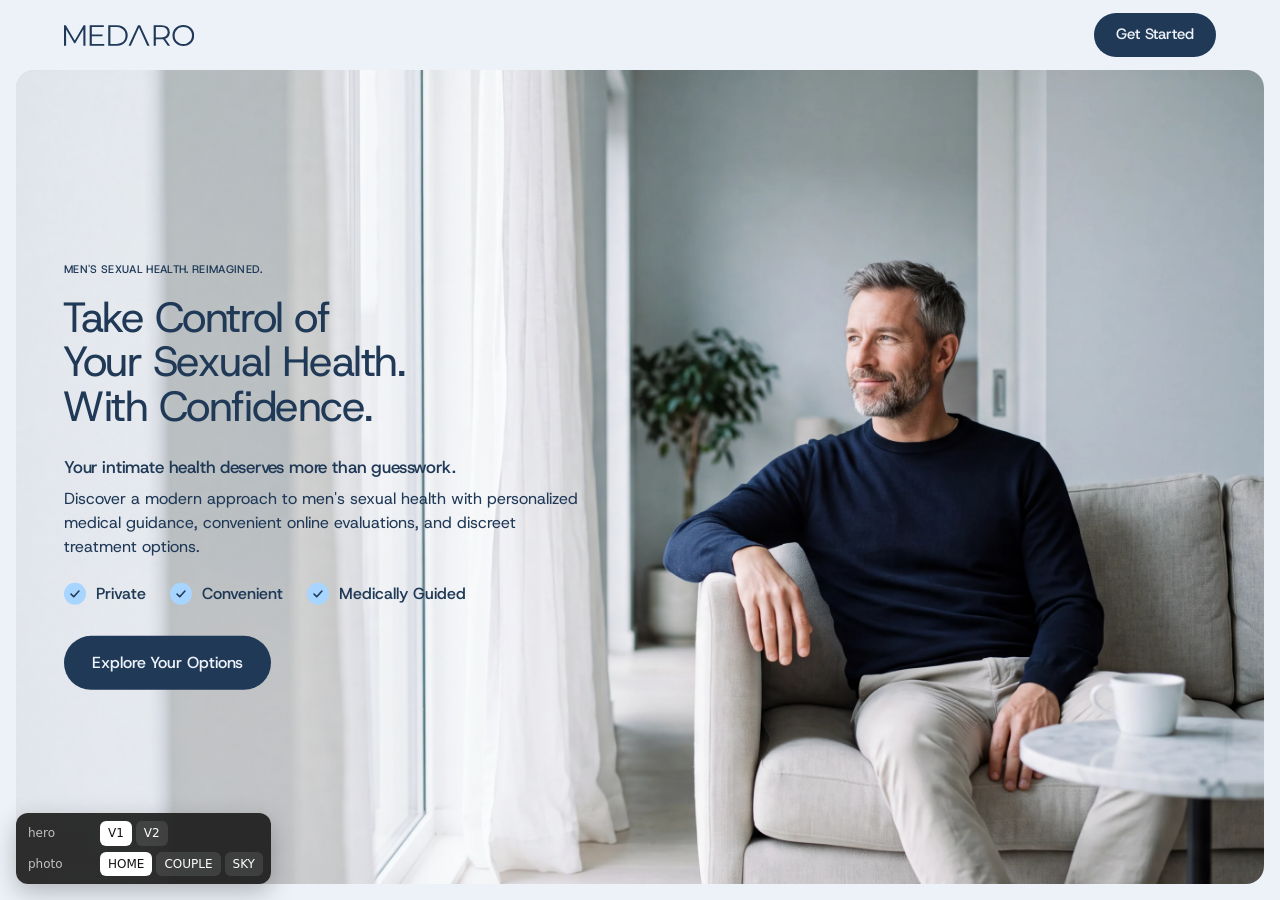
<file: site/versions/mh-hero-round-2/index.html>
<!doctype html>
<!-- FROZEN SNAPSHOT (user, 2026-11-27: the client dropped these heroes; "we wont delete that we will make it as a save as safety"). Men's Health hero round 2 as the client reviewed it (V1 with the three photos ?photo=home|couple|sky, V2 slate ?hero=v2), from b494c81, with its own copies of the shared files. Never edit, never promote. -->
<html lang="en" data-palettes="a" data-page="mens-health" data-options="photo:home,couple,sky">
<head>
  <meta charset="utf-8">
  <meta name="viewport" content="width=device-width, initial-scale=1, viewport-fit=cover">
  <title>MEDARO · Men's Sexual Health</title>
  <meta name="description" content="Discover a modern approach to men's sexual health with personalized medical guidance, convenient online evaluations, and discreet treatment options.">
  <meta name="robots" content="noindex, nofollow"><!-- Draft: keep staging out of search -->
  <meta name="theme-color" content="#edf2f8">
  <link rel="preconnect" href="https://fonts.googleapis.com">
  <link rel="preconnect" href="https://fonts.gstatic.com" crossorigin>
  <link rel="stylesheet" href="https://fonts.googleapis.com/css2?family=Host+Grotesk:wght@300;400;500;600&display=swap">
  <link rel="stylesheet" href="styles.css">
  <!-- Components (shared across pages) -->
  <link rel="stylesheet" href="components/header.css">
  <!-- One stylesheet per section, so a section can be approved and moved to main on its own -->
  <link rel="stylesheet" href="sections/mens-health/hero--v1.css">
  <link rel="stylesheet" href="sections/mens-health/hero--v2.css">
</head>
<body>
  <!-- Landing page (paid traffic). Client rule: NO links to Home or any other page; the logo is not a link;
       every CTA goes to the Men's Health (ED) intake form. [LINK NEEDED] intake URL: #intake-mens-health until we have it. -->

  <!-- Sprite: logo and icons -->
  <svg class="sprite" aria-hidden="true" focusable="false">
    <!-- Official MEDARO wordmark (site/assets/logo/, from the client), cropped tight, currentColor -->
    <symbol id="wordmark" viewBox="194 74 4413 712"><g fill="currentColor" transform="translate(80 780) scale(1 -1)"><path transform="translate(0 0)" d="M114 0V700H175L495 154H463L780 700H841V0H770V589H787L495 89H460L166 589H185V0Z"/><path transform="translate(870 0)" d="M114 0V700H594V636H188V64H609V0ZM180 324V387H550V324Z"/><path transform="translate(1500 0)" d="M114 0V700H399Q511 700 595.5 655.5Q680 611 727.0 532.0Q774 453 774 350Q774 247 727.0 168.0Q680 89 595.5 44.5Q511 0 399 0ZM188 64H395Q488 64 556.5 100.5Q625 137 663.0 201.5Q701 266 701 350Q701 435 663.0 499.0Q625 563 556.5 599.5Q488 636 395 636H188Z"/><path transform="translate(2300 0)" d="M2 0 L322 700 L395 700 L715 0 L637 0 L343 657 L373 657 L79 0 Z"/><path transform="translate(3040 0)" d="M114 0V700H376Q509 700 585.5 636.5Q662 573 662 460Q662 386 627.5 332.5Q593 279 529.0 250.5Q465 222 376 222H155L188 256V0ZM592 0 412 254H492L673 0ZM188 250 155 285H374Q479 285 533.5 331.0Q588 377 588 460Q588 544 533.5 590.0Q479 636 374 636H155L188 671Z"/><path transform="translate(3740 0)" d="M420 -6Q341 -6 273.5 20.5Q206 47 156.5 95.5Q107 144 79.5 208.5Q52 273 52 350Q52 427 79.5 491.5Q107 556 156.5 604.5Q206 653 273.0 679.5Q340 706 420 706Q499 706 566.0 679.5Q633 653 682.5 605.0Q732 557 759.5 492.0Q787 427 787 350Q787 273 759.5 208.0Q732 143 682.5 95.0Q633 47 566.0 20.5Q499 -6 420 -6ZM420 60Q483 60 536.5 81.5Q590 103 629.5 142.5Q669 182 691.0 234.5Q713 287 713 350Q713 413 691.0 465.5Q669 518 629.5 557.5Q590 597 536.5 618.5Q483 640 420 640Q357 640 303.0 618.5Q249 597 209.5 557.5Q170 518 147.5 465.5Q125 413 125 350Q125 288 147.5 235.0Q170 182 209.5 142.5Q249 103 303.0 81.5Q357 60 420 60Z"/></g></symbol>
    <!-- Check for the hero's points (the project's check, as on the Weight Loss hero) -->
    <symbol id="i-check" viewBox="0 0 16 16"><path d="M3.5 8.4 6.6 11.4 12.5 4.8" fill="none" stroke="currentColor" stroke-width="1.8" stroke-linecap="round" stroke-linejoin="round"/></symbol>
    <!-- The science behind Quad 4: one line icon per ingredient, from the client's own words (stroke 1.5 on 24, like the
         Weight Loss care icons): blood flow (Sildenafil), a PDE5 molecule (Vardenafil; no speed icon: the copy says faster onset
         has not been demonstrated), the extended window (Tadalafil), the brain (Apomorphine) -->
    <symbol id="i-drop" viewBox="0 0 24 24"><g fill="none" stroke="currentColor" stroke-width="1.5" stroke-linecap="round" stroke-linejoin="round"><path d="M12 3.25c-3 3.5-6.1 7.4-6.1 10.85a6.1 6.1 0 0 0 12.2 0c0-3.45-3.1-7.35-6.1-10.85Z"/><path d="M9.1 14.5a3 3 0 0 0 2.7 2.8"/></g></symbol>
    <symbol id="i-molecule" viewBox="0 0 24 24"><g fill="none" stroke="currentColor" stroke-width="1.5" stroke-linecap="round" stroke-linejoin="round"><path d="M12 9.1 15.4 11.05v3.9L12 16.9l-3.4-1.95v-3.9Z"/><path d="M12 9.1V6.1M15.4 14.95l2.6 1.5M8.6 14.95 6 16.45"/><circle cx="12" cy="4.4" r="1.7"/><circle cx="19.45" cy="17.3" r="1.7"/><circle cx="4.55" cy="17.3" r="1.7"/></g></symbol>
    <symbol id="i-clock" viewBox="0 0 24 24"><g fill="none" stroke="currentColor" stroke-width="1.5" stroke-linecap="round" stroke-linejoin="round"><circle cx="12" cy="12" r="8.25"/><path d="M12 7.5V12l3 2"/></g></symbol>
    <symbol id="i-brain" viewBox="0 0 24 24"><g fill="none" stroke="currentColor" stroke-width="1.5" stroke-linecap="round" stroke-linejoin="round"><path d="M12 5.6c-.9-1.5-3.3-1.9-4.6-.4-1.9-.1-3.1 1.9-2.4 3.6-1.4.9-1.5 3.2-.1 4.2-.6 2 .9 4 2.9 3.8.6 1.7 2.9 2.2 4.2.8"/><path d="M12 5.6c.9-1.5 3.3-1.9 4.6-.4 1.9-.1 3.1 1.9 2.4 3.6 1.4.9 1.5 3.2.1 4.2.6 2-.9 4-2.9 3.8-.6 1.7-2.9 2.2-4.2.8"/><path d="M12 5.6v12"/><path d="M8.3 9.3c1.1.1 1.9.9 2 2M15.7 9.3c-1.1.1-1.9.9-2 2M7.9 14.2c1-.6 2.3-.4 3 .4M16.1 14.2c-1-.6-2.3-.4-3 .4"/></g></symbol>
    <!-- The user's arrow (assets/icons/arrow.svg) turned 45°, as on Home (FAQ card) -->
    <symbol id="i-arrow-ne" viewBox="0 0 16 16"><path fill="currentColor" transform="rotate(-45 7.98 7.96)" d="M9.04045 13.5006C9.05132 13.5116 9.38447 13.5951 9.78072 13.6861C10.177 13.7772 10.5056 13.8378 10.5108 13.8209C10.5161 13.8039 10.5571 13.5289 10.6019 13.2096C10.692 12.5686 10.9101 11.82 11.1431 11.3519C11.8694 9.893 13.1726 8.92699 14.7532 8.67591L15.1557 8.61196V7.96748V7.32295L14.7909 7.26174C12.4008 6.86077 10.8426 5.07371 10.5511 2.39938C10.5321 2.22474 10.5094 2.08191 10.5006 2.08191C10.42 2.08191 9.08438 2.40379 9.05912 2.42929C9.04085 2.44773 9.05444 2.61144 9.08936 2.79303C9.47585 4.80384 10.5825 6.44009 12.0186 7.12424L12.363 7.28836L5.2793 7.30121L0.800003 7.30937V8.6137L5.29082 8.62187L12.3578 8.63477L11.923 8.85512C10.7947 9.42671 9.90149 10.5479 9.37547 12.0529C9.22557 12.4817 8.99939 13.4592 9.04045 13.5006Z"/></symbol>
  </svg>

  <a class="visually-hidden" href="#main">Skip to content</a>

  <!-- SECTION:header--landing START · styles: components/header.css · scripts: main.js (header)
       The approved header (Home: --plain --compact) without anything that links out: plain logo, no menu
       button, Get Started to the intake. Same as weight-loss.html. Shared by every hero version below. [LINK NEEDED] intake URL. -->
  <header class="site-header site-header--plain site-header--compact site-header--landing" data-header>
    <div class="site-header__bar">
      <span class="logo" role="img" aria-label="MEDARO"><svg aria-hidden="true"><use href="#wordmark"/></svg></span>
      <div class="site-header__actions">
        <a class="btn btn--dark btn--pill" href="#intake-mens-health">Get Started</a>
      </div>
    </div>
  </header>
  <!-- SECTION:header--landing END -->

  <main id="main">

    <!-- ================= HERO V1 (Weight Loss hero V4's layout, in the Men's steel-blue sky) ================= -->
    <div data-version="hero:v1">
      <!-- SECTION:mens-health/hero--v1 START · styles: sections/mens-health/hero--v1.css · assets: assets/images/mens-health/hero-home.webp, hero-couple.webp, hero-sky.webp
           User, 2026-11-25: "first we will make hero section with the reference of weight page hero. use our own style".
           Copy: content/mens-health.md, Section 1, word for word (eyebrow as the section chip; the closing line
           "Private. Convenient. Medically Guided." as the three ticks, full stops dropped).
           Round 2 (user, 2026-11-26: "i dont like that image or bg what i want is real life looking image where our
           content on left is also visible", then "go with 1 and 2 generate them … also i think we should do like a sky thingy"):
           the stand-in sky, the cut-out man and the dotted arc are gone; the stage holds ONE real-looking photograph,
           the man on the right, a calm light area on the left for the copy. Three photos to compare (?photo=home|couple|sky):
           home (a man in his 40s on a sofa by the window, navy knit), couple (a couple laughing at the kitchen island),
           sky (a man running on a rooftop under a blue sky, after the user's sky references).
           Magnific, Nano Banana 2.1, 4K, 145 credits each; AI-generated people, not patients or providers. [LINK NEEDED] intake URL. -->
      <section class="mhh1" aria-labelledby="mhh1-title">
        <div class="mhh1__stage">
          <div class="mhh1__media" aria-hidden="true">
            <img class="mhh1__photo mhh1__photo--home" src="assets/images/mens-health/hero-home.webp" alt="" width="3200" height="1786" fetchpriority="high">
            <img class="mhh1__photo mhh1__photo--couple" src="assets/images/mens-health/hero-couple.webp" alt="" width="3200" height="1786" loading="lazy">
            <img class="mhh1__photo mhh1__photo--sky" src="assets/images/mens-health/hero-sky.webp" alt="" width="3200" height="1786" loading="lazy">
          </div>
          <div class="mhh1__haze" aria-hidden="true"></div>

          <div class="mhh1__copy">
            <p class="chip mhh1__chip"><span>Men's sexual health. Reimagined.</span></p>
            <h1 class="mhh1__title" id="mhh1-title">Take Control of<br>Your Sexual Health.<br>With Confidence.</h1>
            <p class="mhh1__lede">Your intimate health deserves more than guesswork.</p>
            <p class="mhh1__text">Discover a modern approach to men's sexual health with personalized medical guidance, convenient online evaluations, and discreet treatment options.</p>
            <ul class="mhh1__points">
              <li><span class="mhh1__tick" aria-hidden="true"><svg><use href="#i-check"/></svg></span>Private</li>
              <li><span class="mhh1__tick" aria-hidden="true"><svg><use href="#i-check"/></svg></span>Convenient</li>
              <li><span class="mhh1__tick" aria-hidden="true"><svg><use href="#i-check"/></svg></span>Medically Guided</li>
            </ul>
            <a class="btn btn--dark btn--pill btn--l mhh1__cta" href="#intake-mens-health">Explore Your Options</a>
          </div>
        </div>
      </section>
      <!-- SECTION:mens-health/hero--v1 END -->
    </div>

    <!-- ================= HERO V2 (the same layout on the Men's deep slate, Home's Men's Health colour) ================= -->
    <div data-version="hero:v2">
      <!-- SECTION:mens-health/hero--v2 START · styles: sections/mens-health/hero--v2.css · assets: assets/images/mens-health/v2-slate.webp, assets/images/people/man-a.webp
           Same layout and copy as V1. The stage is the Men's deep slate #1D2A3A (the colour the Home page turns when its
           Men's Health section arrives) with a soft cool light behind his head; paper type, the sky-blue Men's chip #8CC8FF,
           the lime pill (the dark pill would vanish on the slate, as on the Weight Loss page's dark stages).
           Stand-in: Home's Men's Health card man (people/man-a.webp), so the Home card and this page share a face. -->
      <section class="mhh2" aria-labelledby="mhh2-title">
        <div class="mhh2__stage">
          <div class="mhh2__media media-brief" aria-hidden="true" data-brief="One man, late 30s to 40s, chest up, warm side light from the left, looking off towards the copy with a relaxed smile, on a plain dark slate-blue backdrop (or shot to cut out); navy, stone or olive tee. No lab coat, no props.">
            <img class="mhh2__plate" src="assets/images/mens-health/v2-slate.webp" alt="" width="3600" height="1800">
            <svg class="mhh2__arc" viewBox="0 0 3600 1800" preserveAspectRatio="none" focusable="false">
              <defs><radialGradient id="mhh2-glow"><stop offset="0" stop-color="#d6ecff" stop-opacity="0.9"/><stop offset="0.35" stop-color="#a7d5ff" stop-opacity="0.45"/><stop offset="1" stop-color="#a7d5ff" stop-opacity="0"/></radialGradient></defs>
              <path class="mhh2__path" d="M 1500 1950 Q 2300 1000 3700 420"/>
              <circle class="mhh2__glow" cx="1753" cy="1673" r="44"/><circle class="mhh2__point" cx="1753" cy="1673" r="9"/>
              <circle class="mhh2__glow" cx="1960" cy="1484" r="44" style="--d: 1.2s"/><circle class="mhh2__point" cx="1960" cy="1484" r="9"/>
              <circle class="mhh2__glow" cx="3216" cy="641" r="44" style="--d: 2.4s"/><circle class="mhh2__point" cx="3216" cy="641" r="9"/>
              <circle class="mhh2__glow" cx="3534" cy="491" r="44" style="--d: 0.6s"/><circle class="mhh2__point" cx="3534" cy="491" r="9"/>
            </svg>
            <img class="mhh2__person" src="assets/images/people/man-a.webp" alt="" width="1000" height="1017">
          </div>

          <div class="mhh2__copy">
            <p class="chip mhh2__chip"><span>Men's sexual health. Reimagined.</span></p>
            <h1 class="mhh2__title" id="mhh2-title">Take Control of<br>Your Sexual Health.<br>With Confidence.</h1>
            <p class="mhh2__lede">Your intimate health deserves more than guesswork.</p>
            <p class="mhh2__text">Discover a modern approach to men's sexual health with personalized medical guidance, convenient online evaluations, and discreet treatment options.</p>
            <ul class="mhh2__points">
              <li><span class="mhh2__tick" aria-hidden="true"><svg><use href="#i-check"/></svg></span>Private</li>
              <li><span class="mhh2__tick" aria-hidden="true"><svg><use href="#i-check"/></svg></span>Convenient</li>
              <li><span class="mhh2__tick" aria-hidden="true"><svg><use href="#i-check"/></svg></span>Medically Guided</li>
            </ul>
            <a class="btn btn--primary btn--pill btn--l mhh2__cta" href="#intake-mens-health">Explore Your Options</a>
          </div>
        </div>
      </section>
      <!-- SECTION:mens-health/hero--v2 END -->
    </div>

  </main>

  <script src="main.js" defer></script>
</body>
</html>
</file>
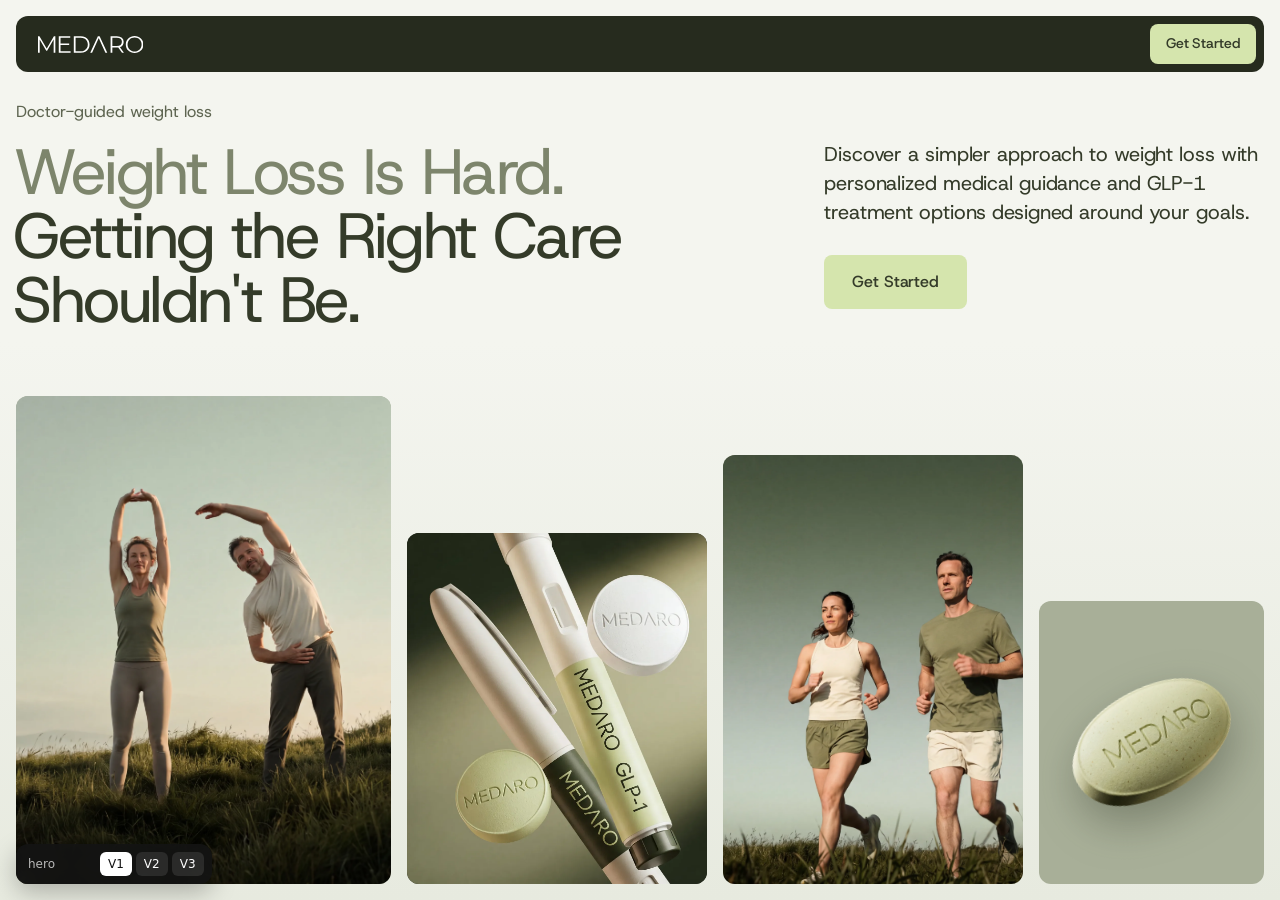
<file: site/versions/wl-hero-round-1/index.html>
<!doctype html>
<!-- FROZEN SNAPSHOT (user, 2026-11-23: "all 3 versions looks bad keep them saved tho"). Weight Loss hero round 1 as pushed in 5e07200, with its own copies of the shared files. Never edit, never promote. -->
<html lang="en" data-palettes="a">
<head>
  <meta charset="utf-8">
  <meta name="viewport" content="width=device-width, initial-scale=1, viewport-fit=cover">
  <title>MEDARO · Doctor-Guided Weight Loss</title>
  <meta name="description" content="Discover a simpler approach to weight loss with personalized medical guidance and GLP-1 treatment options designed around your goals.">
  <meta name="robots" content="noindex, nofollow"><!-- Draft: keep staging out of search -->
  <meta name="theme-color" content="#f4f5ef">
  <link rel="preconnect" href="https://fonts.googleapis.com">
  <link rel="preconnect" href="https://fonts.gstatic.com" crossorigin>
  <link rel="stylesheet" href="https://fonts.googleapis.com/css2?family=Host+Grotesk:wght@300;400;500;600&display=swap">
  <link rel="stylesheet" href="styles.css">
  <!-- Components (shared across pages) -->
  <link rel="stylesheet" href="components/header.css">
  <!-- One stylesheet per section, so a section can be approved and moved to main on its own -->
  <link rel="stylesheet" href="sections/weight-loss/hero--v1.css">
  <link rel="stylesheet" href="sections/weight-loss/hero--v2.css">
  <link rel="stylesheet" href="sections/weight-loss/hero--v3.css">
</head>
<body>
  <!-- Landing page (paid traffic). Client rule: NO links to Home or any other page; the logo is not a link;
       every CTA goes to the Weight Loss intake form. [LINK NEEDED] intake URL: #intake-weight-loss until we have it. -->

  <!-- Sprite: logo and icons -->
  <svg class="sprite" aria-hidden="true" focusable="false">
    <!-- Official MEDARO wordmark (site/assets/logo/, from the client), cropped tight, currentColor -->
    <symbol id="wordmark" viewBox="194 74 4413 712"><g fill="currentColor" transform="translate(80 780) scale(1 -1)"><path transform="translate(0 0)" d="M114 0V700H175L495 154H463L780 700H841V0H770V589H787L495 89H460L166 589H185V0Z"/><path transform="translate(870 0)" d="M114 0V700H594V636H188V64H609V0ZM180 324V387H550V324Z"/><path transform="translate(1500 0)" d="M114 0V700H399Q511 700 595.5 655.5Q680 611 727.0 532.0Q774 453 774 350Q774 247 727.0 168.0Q680 89 595.5 44.5Q511 0 399 0ZM188 64H395Q488 64 556.5 100.5Q625 137 663.0 201.5Q701 266 701 350Q701 435 663.0 499.0Q625 563 556.5 599.5Q488 636 395 636H188Z"/><path transform="translate(2300 0)" d="M2 0 L322 700 L395 700 L715 0 L637 0 L343 657 L373 657 L79 0 Z"/><path transform="translate(3040 0)" d="M114 0V700H376Q509 700 585.5 636.5Q662 573 662 460Q662 386 627.5 332.5Q593 279 529.0 250.5Q465 222 376 222H155L188 256V0ZM592 0 412 254H492L673 0ZM188 250 155 285H374Q479 285 533.5 331.0Q588 377 588 460Q588 544 533.5 590.0Q479 636 374 636H155L188 671Z"/><path transform="translate(3740 0)" d="M420 -6Q341 -6 273.5 20.5Q206 47 156.5 95.5Q107 144 79.5 208.5Q52 273 52 350Q52 427 79.5 491.5Q107 556 156.5 604.5Q206 653 273.0 679.5Q340 706 420 706Q499 706 566.0 679.5Q633 653 682.5 605.0Q732 557 759.5 492.0Q787 427 787 350Q787 273 759.5 208.0Q732 143 682.5 95.0Q633 47 566.0 20.5Q499 -6 420 -6ZM420 60Q483 60 536.5 81.5Q590 103 629.5 142.5Q669 182 691.0 234.5Q713 287 713 350Q713 413 691.0 465.5Q669 518 629.5 557.5Q590 597 536.5 618.5Q483 640 420 640Q357 640 303.0 618.5Q249 597 209.5 557.5Q170 518 147.5 465.5Q125 413 125 350Q125 288 147.5 235.0Q170 182 209.5 142.5Q249 103 303.0 81.5Q357 60 420 60Z"/></g></symbol>
  </svg>

  <a class="visually-hidden" href="#main">Skip to content</a>

  <!-- ================= HERO V1 (hims split, after Savor: staggered photo strip) ================= -->
  <div data-version="hero:v1">

    <!-- SECTION:header--landing START · styles: components/header.css · scripts: main.js (header)
         Landing header: logo (not a link) + one CTA. No links out (client rule). [LINK NEEDED] intake URL. -->
    <header class="site-header site-header--glass site-header--deep site-header--landing" data-header>
      <div class="site-header__bar">
        <span class="logo" role="img" aria-label="MEDARO"><svg aria-hidden="true"><use href="#wordmark"/></svg></span>
        <div class="site-header__actions">
          <a class="btn btn--primary btn--s" href="#intake-weight-loss">Get Started</a>
        </div>
      </div>
    </header>
    <!-- SECTION:header--landing END -->

    <main id="main">
      <!-- SECTION:weight-loss/hero--v1 START · styles: sections/weight-loss/hero--v1.css · assets: assets/images/weight-loss/standin-stretch.webp, standin-pens.webp, standin-tablet.webp, assets/images/hero-run.webp
           Copy: content/weight-loss.md, Section 1, word for word (case changed on the eyebrow only).
           The brief's "A Smarter Way to Lose Weight." list moves to its own section after the hero (user, 2026-11-23).
           Images are stand-ins from earlier renders; real photos are made once the user picks a version (data-brief). -->
      <section class="wl-hero-v1" aria-labelledby="wl-hero-v1-title">
        <div class="wl-hero-v1__top">
          <p class="wl-hero-v1__eyebrow">Doctor-guided weight loss</p>
          <h1 class="wl-hero-v1__title" id="wl-hero-v1-title"><span class="wl-hero-v1__lead">Weight Loss Is Hard.</span><br>Getting the Right Care<br>Shouldn't Be.</h1>
          <div class="wl-hero-v1__intro">
            <p>Discover a simpler approach to weight loss with personalized medical guidance and GLP-1 treatment options designed around your goals.</p>
            <a class="btn btn--primary btn--l" href="#intake-weight-loss">Get Started</a>
          </div>
        </div>
        <div class="wl-hero-v1__strip">
          <figure class="wl-hero-v1__tile wl-hero-v1__tile--a media-brief" data-brief="Lifestyle: a man and a woman stretching outdoors on an olive hillside, soft morning light. Real people, no before/after.">
            <img src="assets/images/weight-loss/standin-stretch.webp" alt="" width="3840" height="2143">
          </figure>
          <figure class="wl-hero-v1__tile wl-hero-v1__tile--b media-brief" data-brief="Product: MEDARO GLP-1 pens and debossed tablets on dark olive, hard light. No branded drugs.">
            <img src="assets/images/weight-loss/standin-pens.webp" alt="" width="1600" height="1377">
          </figure>
          <figure class="wl-hero-v1__tile wl-hero-v1__tile--c media-brief" data-brief="Lifestyle: two people running side by side, low angle, olive sky. Real people, no before/after.">
            <img src="assets/images/hero-run.webp" alt="" width="3840" height="2143">
          </figure>
          <figure class="wl-hero-v1__tile wl-hero-v1__tile--d media-brief" data-brief="Product macro: one MEDARO debossed tablet, powder texture, hard shadow on sage.">
            <img src="assets/images/weight-loss/standin-tablet.webp" alt="" width="1100" height="754">
          </figure>
        </div>
      </section>
      <!-- SECTION:weight-loss/hero--v1 END -->
    </main>
  </div>

  <!-- ================= HERO V2 (hims split, after Seed: dark olive with a row of cards) ================= -->
  <div data-version="hero:v2">

    <!-- SECTION:header--landing START · styles: components/header.css · scripts: main.js (header) -->
    <header class="site-header site-header--glass site-header--smoke site-header--landing" data-header data-solid-after=".wl-hero-v2">
      <div class="site-header__bar">
        <span class="logo" role="img" aria-label="MEDARO"><svg aria-hidden="true"><use href="#wordmark"/></svg></span>
        <div class="site-header__actions">
          <a class="btn btn--primary btn--s" href="#intake-weight-loss">Get Started</a>
        </div>
      </div>
    </header>
    <!-- SECTION:header--landing END -->

    <main id="main-v2">
      <!-- SECTION:weight-loss/hero--v2 START · styles: sections/weight-loss/hero--v2.css · assets: assets/images/weight-loss/standin-pens.webp, standin-stretch.webp, standin-tablet.webp
           Copy: content/weight-loss.md, Section 1, word for word. Images are stand-ins (data-brief). -->
      <section class="wl-hero-v2" aria-labelledby="wl-hero-v2-title">
        <div class="wl-hero-v2__top">
          <p class="wl-hero-v2__eyebrow">Doctor-guided weight loss</p>
          <h1 class="wl-hero-v2__title" id="wl-hero-v2-title"><span class="wl-hero-v2__lead">Weight Loss Is Hard.</span><br>Getting the Right Care<br>Shouldn't Be.</h1>
          <div class="wl-hero-v2__intro">
            <p>Discover a simpler approach to weight loss with personalized medical guidance and GLP-1 treatment options designed around your goals.</p>
            <a class="btn btn--primary btn--l" href="#intake-weight-loss">Get Started</a>
          </div>
        </div>
        <div class="wl-hero-v2__cards">
          <figure class="wl-hero-v2__card media-brief" data-brief="Product: MEDARO GLP-1 pens and debossed tablets on dark olive, hard light. No branded drugs.">
            <img src="assets/images/weight-loss/standin-pens.webp" alt="" width="1600" height="1377">
          </figure>
          <figure class="wl-hero-v2__card wl-hero-v2__card--photo media-brief" data-brief="Lifestyle: a man and a woman stretching outdoors on an olive hillside, soft morning light. Real people, no before/after.">
            <img src="assets/images/weight-loss/standin-stretch.webp" alt="" width="3840" height="2143">
          </figure>
          <figure class="wl-hero-v2__card wl-hero-v2__card--panel media-brief" data-brief="Product macro: one MEDARO debossed tablet floating in a beam of light on olive.">
            <img src="assets/images/weight-loss/standin-tablet.webp" alt="" width="1100" height="754">
          </figure>
        </div>
      </section>
      <!-- SECTION:weight-loss/hero--v2 END -->
    </main>
  </div>

  <!-- ================= HERO V3 (hims split on sage, after Loom: two large cards) ================= -->
  <div data-version="hero:v3">

    <!-- SECTION:header--landing START · styles: components/header.css · scripts: main.js (header) -->
    <header class="site-header site-header--glass site-header--deep site-header--landing" data-header>
      <div class="site-header__bar">
        <span class="logo" role="img" aria-label="MEDARO"><svg aria-hidden="true"><use href="#wordmark"/></svg></span>
        <div class="site-header__actions">
          <a class="btn btn--primary btn--s" href="#intake-weight-loss">Get Started</a>
        </div>
      </div>
    </header>
    <!-- SECTION:header--landing END -->

    <main id="main-v3">
      <!-- SECTION:weight-loss/hero--v3 START · styles: sections/weight-loss/hero--v3.css · assets: assets/images/weight-loss/standin-stretch.webp, standin-pens.webp
           Copy: content/weight-loss.md, Section 1, word for word. Images are stand-ins (data-brief). -->
      <section class="wl-hero-v3" aria-labelledby="wl-hero-v3-title">
        <div class="wl-hero-v3__top">
          <p class="wl-hero-v3__eyebrow">Doctor-guided weight loss</p>
          <h1 class="wl-hero-v3__title" id="wl-hero-v3-title"><span class="wl-hero-v3__lead">Weight Loss Is Hard.</span><br>Getting the Right Care<br>Shouldn't Be.</h1>
          <div class="wl-hero-v3__intro">
            <p>Discover a simpler approach to weight loss with personalized medical guidance and GLP-1 treatment options designed around your goals.</p>
            <a class="btn btn--dark btn--l" href="#intake-weight-loss">Get Started</a>
          </div>
        </div>
        <div class="wl-hero-v3__cards">
          <figure class="wl-hero-v3__card wl-hero-v3__card--wide media-brief" data-brief="Lifestyle, wide: a man and a woman stretching outdoors on an olive hillside, soft morning light, sky on the left for air. Real people, no before/after.">
            <img src="assets/images/weight-loss/standin-stretch.webp" alt="" width="3840" height="2143">
          </figure>
          <figure class="wl-hero-v3__card media-brief" data-brief="Product: MEDARO GLP-1 pens and debossed tablets on dark olive, hard light. No branded drugs.">
            <img src="assets/images/weight-loss/standin-pens.webp" alt="" width="1600" height="1377">
          </figure>
        </div>
      </section>
      <!-- SECTION:weight-loss/hero--v3 END -->
    </main>
  </div>

  <script src="main.js" defer></script>
</body>
</html>
</file>
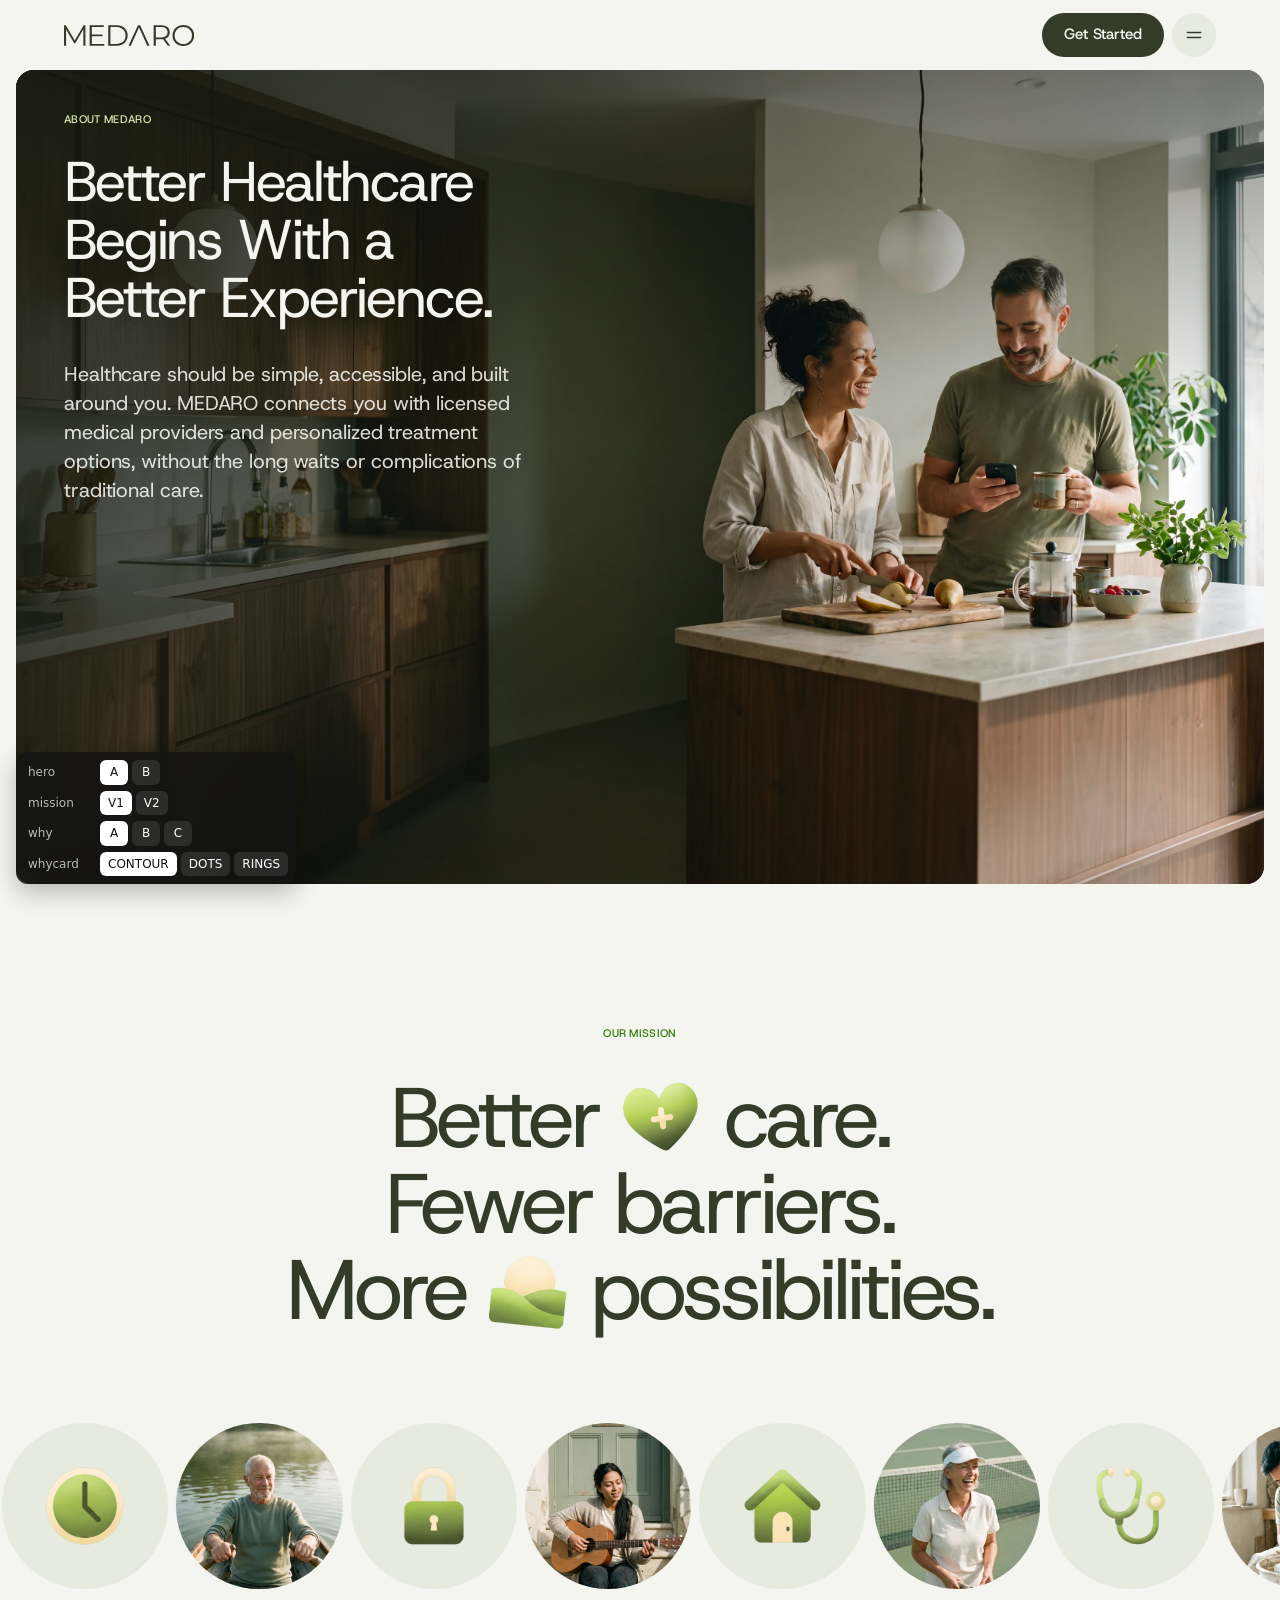
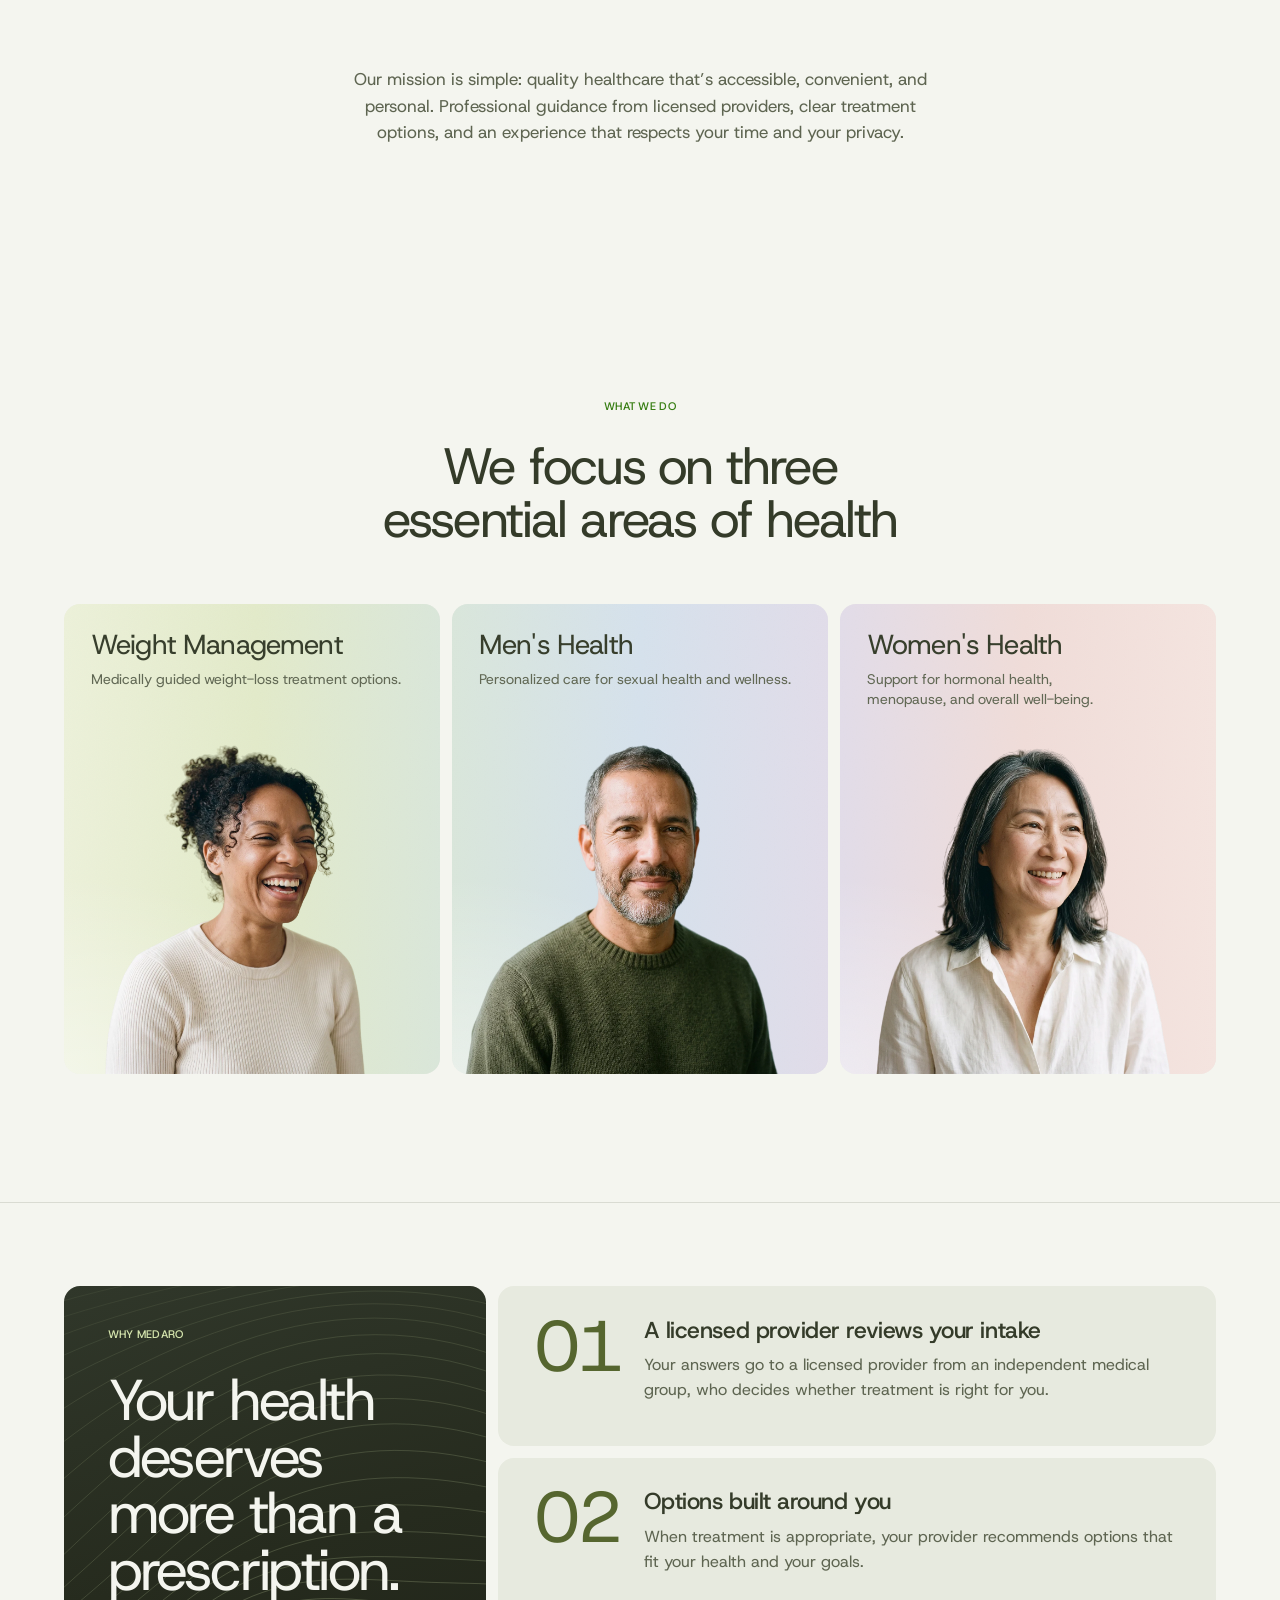
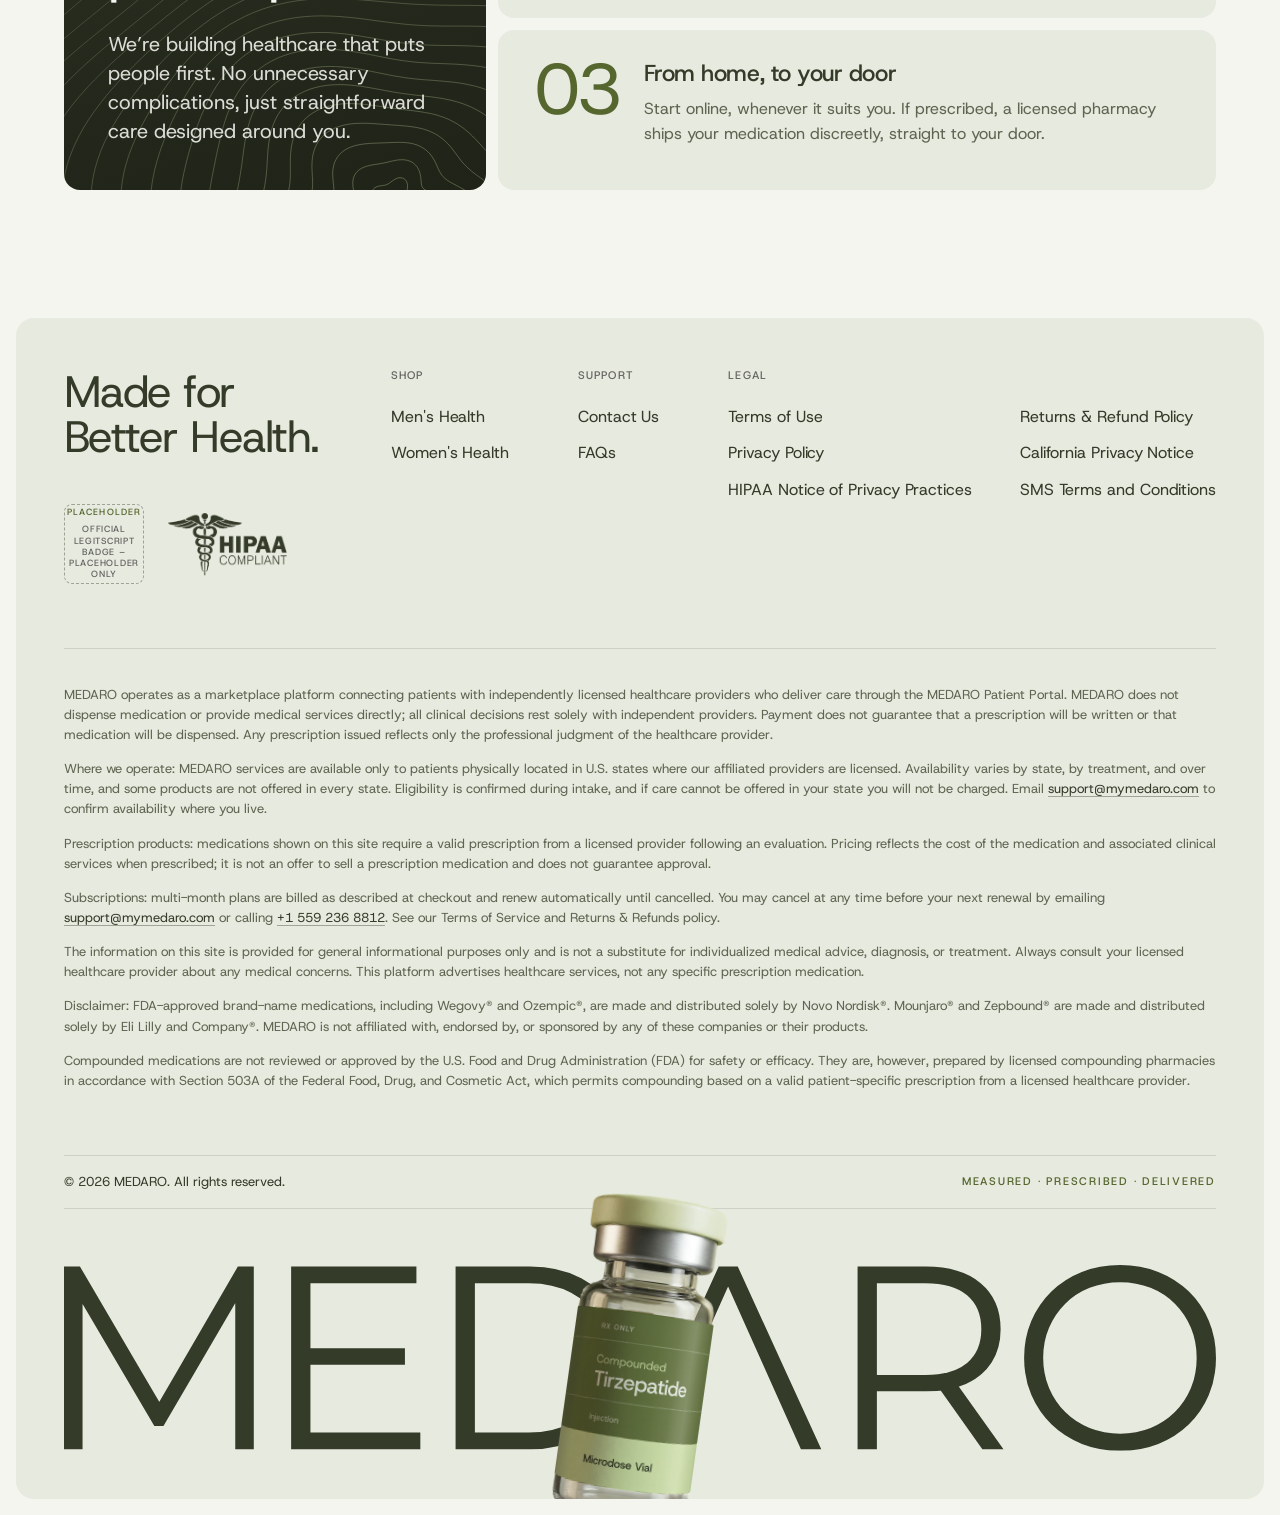
<file: site/about.html>
<!doctype html>
<html lang="en" data-palettes="a" data-options="whycard:contour,dots,rings">
<head>
  <meta charset="utf-8">
  <meta name="viewport" content="width=device-width, initial-scale=1, viewport-fit=cover">
  <title>About MEDARO · Made for Better Health</title>
  <meta name="description" content="At MEDARO, we're making it easier to access personalized medical care without the long waits, unnecessary complications, or inconvenience of traditional healthcare.">
  <meta name="robots" content="noindex, nofollow"><!-- Draft: keep staging out of search -->
  <meta name="theme-color" content="#f4f5ef">
  <link rel="preconnect" href="https://fonts.googleapis.com">
  <link rel="preconnect" href="https://fonts.gstatic.com" crossorigin>
  <link rel="stylesheet" href="https://fonts.googleapis.com/css2?family=Host+Grotesk:wght@300;400;500;600&display=swap">
  <link rel="stylesheet" href="styles.css">
  <!-- Components -->
  <link rel="stylesheet" href="components/header.css">
  <link rel="stylesheet" href="components/menu.css">
  <link rel="stylesheet" href="components/product.css">
  <link rel="stylesheet" href="components/footer.css">
  <!-- Sections -->
  <link rel="stylesheet" href="sections/about/hero.css">
  <link rel="stylesheet" href="sections/about/hero--a.css">
  <link rel="stylesheet" href="sections/about/hero--b.css">
  <link rel="stylesheet" href="sections/about/mission--v1.css">
  <link rel="stylesheet" href="sections/about/mission--v2.css">
  <link rel="stylesheet" href="sections/about/what-we-do.css">
  <link rel="stylesheet" href="sections/about/why.css">
  <link rel="stylesheet" href="sections/about/why--b.css">
  <link rel="stylesheet" href="sections/about/why--c.css">
</head>
<body id="top">

  <!-- Sprite: logo and icons. One source for header, menu and footer -->
  <svg class="sprite" aria-hidden="true" focusable="false">
    <!-- Official MEDARO wordmark (site/assets/logo/, from the client), cropped tight, currentColor -->
    <symbol id="wordmark" viewBox="194 74 4413 712"><g fill="currentColor" transform="translate(80 780) scale(1 -1)"><path transform="translate(0 0)" d="M114 0V700H175L495 154H463L780 700H841V0H770V589H787L495 89H460L166 589H185V0Z"/><path transform="translate(870 0)" d="M114 0V700H594V636H188V64H609V0ZM180 324V387H550V324Z"/><path transform="translate(1500 0)" d="M114 0V700H399Q511 700 595.5 655.5Q680 611 727.0 532.0Q774 453 774 350Q774 247 727.0 168.0Q680 89 595.5 44.5Q511 0 399 0ZM188 64H395Q488 64 556.5 100.5Q625 137 663.0 201.5Q701 266 701 350Q701 435 663.0 499.0Q625 563 556.5 599.5Q488 636 395 636H188Z"/><path transform="translate(2300 0)" d="M2 0 L322 700 L395 700 L715 0 L637 0 L343 657 L373 657 L79 0 Z"/><path transform="translate(3040 0)" d="M114 0V700H376Q509 700 585.5 636.5Q662 573 662 460Q662 386 627.5 332.5Q593 279 529.0 250.5Q465 222 376 222H155L188 256V0ZM592 0 412 254H492L673 0ZM188 250 155 285H374Q479 285 533.5 331.0Q588 377 588 460Q588 544 533.5 590.0Q479 636 374 636H155L188 671Z"/><path transform="translate(3740 0)" d="M420 -6Q341 -6 273.5 20.5Q206 47 156.5 95.5Q107 144 79.5 208.5Q52 273 52 350Q52 427 79.5 491.5Q107 556 156.5 604.5Q206 653 273.0 679.5Q340 706 420 706Q499 706 566.0 679.5Q633 653 682.5 605.0Q732 557 759.5 492.0Q787 427 787 350Q787 273 759.5 208.0Q732 143 682.5 95.0Q633 47 566.0 20.5Q499 -6 420 -6ZM420 60Q483 60 536.5 81.5Q590 103 629.5 142.5Q669 182 691.0 234.5Q713 287 713 350Q713 413 691.0 465.5Q669 518 629.5 557.5Q590 597 536.5 618.5Q483 640 420 640Q357 640 303.0 618.5Q249 597 209.5 557.5Q170 518 147.5 465.5Q125 413 125 350Q125 288 147.5 235.0Q170 182 209.5 142.5Q249 103 303.0 81.5Q357 60 420 60Z"/></g></symbol>
    <!-- UI icons -->
    <!-- The MEDARO arrow (user, 2026-11-20; source: assets/icons/arrow.svg). One glyph for every arrow, in currentColor;
         i-arrow-ne is the same arrow turned 45° (promo card). -->
    <symbol id="i-arrow-right" viewBox="0 0 16 16"><path fill="currentColor" d="M9.04045 13.5006C9.05132 13.5116 9.38447 13.5951 9.78072 13.6861C10.177 13.7772 10.5056 13.8378 10.5108 13.8209C10.5161 13.8039 10.5571 13.5289 10.6019 13.2096C10.692 12.5686 10.9101 11.82 11.1431 11.3519C11.8694 9.893 13.1726 8.92699 14.7532 8.67591L15.1557 8.61196V7.96748V7.32295L14.7909 7.26174C12.4008 6.86077 10.8426 5.07371 10.5511 2.39938C10.5321 2.22474 10.5094 2.08191 10.5006 2.08191C10.42 2.08191 9.08438 2.40379 9.05912 2.42929C9.04085 2.44773 9.05444 2.61144 9.08936 2.79303C9.47585 4.80384 10.5825 6.44009 12.0186 7.12424L12.363 7.28836L5.2793 7.30121L0.800003 7.30937V8.6137L5.29082 8.62187L12.3578 8.63477L11.923 8.85512C10.7947 9.42671 9.90149 10.5479 9.37547 12.0529C9.22557 12.4817 8.99939 13.4592 9.04045 13.5006Z"/></symbol>
    <symbol id="i-arrow-ne" viewBox="0 0 16 16"><path fill="currentColor" transform="rotate(-45 7.98 7.96)" d="M9.04045 13.5006C9.05132 13.5116 9.38447 13.5951 9.78072 13.6861C10.177 13.7772 10.5056 13.8378 10.5108 13.8209C10.5161 13.8039 10.5571 13.5289 10.6019 13.2096C10.692 12.5686 10.9101 11.82 11.1431 11.3519C11.8694 9.893 13.1726 8.92699 14.7532 8.67591L15.1557 8.61196V7.96748V7.32295L14.7909 7.26174C12.4008 6.86077 10.8426 5.07371 10.5511 2.39938C10.5321 2.22474 10.5094 2.08191 10.5006 2.08191C10.42 2.08191 9.08438 2.40379 9.05912 2.42929C9.04085 2.44773 9.05444 2.61144 9.08936 2.79303C9.47585 4.80384 10.5825 6.44009 12.0186 7.12424L12.363 7.28836L5.2793 7.30121L0.800003 7.30937V8.6137L5.29082 8.62187L12.3578 8.63477L11.923 8.85512C10.7947 9.42671 9.90149 10.5479 9.37547 12.0529C9.22557 12.4817 8.99939 13.4592 9.04045 13.5006Z"/></symbol>
    <!-- Supplement V3 line icons (24px, 1.5 stroke, round: the Weight Loss icons' style) -->
    <symbol id="i-leaf" viewBox="0 0 24 24"><g fill="none" stroke="currentColor" stroke-width="1.5" stroke-linecap="round" stroke-linejoin="round"><path d="M5 19c0-8 5-13.5 14-14 .2 8.6-5 14-12.5 14H5Z"/><path d="M5 19c3-4 6-6.5 10-8.5"/></g></symbol>
    <symbol id="i-flask" viewBox="0 0 24 24"><g fill="none" stroke="currentColor" stroke-width="1.5" stroke-linecap="round" stroke-linejoin="round"><path d="M9.5 3h5M10.5 3v6L5.2 18.2A1.9 1.9 0 0 0 6.9 21h10.2a1.9 1.9 0 0 0 1.7-2.8L13.5 9V3"/><path d="M7.6 15h8.8"/></g></symbol>
    <symbol id="i-target" viewBox="0 0 24 24"><g fill="none" stroke="currentColor" stroke-width="1.5" stroke-linecap="round" stroke-linejoin="round"><circle cx="12" cy="12" r="8.5"/><circle cx="12" cy="12" r="4.75"/><circle cx="12" cy="12" r="1.1"/></g></symbol>
    <symbol id="i-sun" viewBox="0 0 24 24"><g fill="none" stroke="currentColor" stroke-width="1.5" stroke-linecap="round" stroke-linejoin="round"><circle cx="12" cy="12" r="4"/><path d="M12 2.75v2M12 19.25v2M2.75 12h2M19.25 12h2M5.46 5.46l1.41 1.41M17.13 17.13l1.41 1.41M5.46 18.54l1.41-1.41M17.13 6.87l1.41-1.41"/></g></symbol>
    <symbol id="i-search" viewBox="0 0 24 24"><g fill="none" stroke="currentColor" stroke-width="1.5" stroke-linecap="round" stroke-linejoin="round"><circle cx="10.75" cy="10.75" r="6.5"/><path d="m15.5 15.5 5 5"/></g></symbol>
    <!-- Weight Loss care-point icons (24px line icons, currentColor) -->
    <symbol id="i-vial" viewBox="0 0 24 24"><g fill="none" stroke="currentColor" stroke-width="1.5" stroke-linecap="round" stroke-linejoin="round"><rect x="8.5" y="2.75" width="7" height="3" rx="0.75"/><path d="M10 5.75v1.5M14 5.75v1.5"/><rect x="7" y="7.25" width="10" height="14" rx="2"/><path d="M7 11.25h10M7 17.25h10"/></g></symbol>
    <symbol id="i-stethoscope" viewBox="0 0 24 24"><g fill="none" stroke="currentColor" stroke-width="1.5" stroke-linecap="round" stroke-linejoin="round"><path d="M5.75 3.25H5a1 1 0 0 0-1 1V9a4.5 4.5 0 0 0 9 0V4.25a1 1 0 0 0-1-1h-.75"/><path d="M8.5 13.5v1.75a4.5 4.5 0 0 0 9 0V13"/><circle cx="17.5" cy="11" r="2"/></g></symbol>
    <symbol id="i-plan" viewBox="0 0 24 24"><g fill="none" stroke="currentColor" stroke-width="1.5" stroke-linecap="round" stroke-linejoin="round"><path d="M15.5 4.5H17a2 2 0 0 1 2 2V19.5a2 2 0 0 1-2 2H7a2 2 0 0 1-2-2V6.5a2 2 0 0 1 2-2h1.5"/><rect x="8.5" y="2.75" width="7" height="3.5" rx="1"/><path d="M8.5 11h7M8.5 14.5h7M8.5 18h4"/></g></symbol>
    <symbol id="i-chat" viewBox="0 0 24 24"><g fill="none" stroke="currentColor" stroke-width="1.5" stroke-linecap="round" stroke-linejoin="round"><path d="M4 6.75A2.75 2.75 0 0 1 6.75 4h10.5A2.75 2.75 0 0 1 20 6.75v7.5A2.75 2.75 0 0 1 17.25 17H10.5L6 20.5V17h0.75A2.75 2.75 0 0 1 4 14.25Z"/><path d="M8.5 9h7M8.5 12.5h4.5"/></g></symbol>
    <symbol id="i-box" viewBox="0 0 24 24"><g fill="none" stroke="currentColor" stroke-width="1.5" stroke-linecap="round" stroke-linejoin="round"><path d="M3.5 7.5 12 3l8.5 4.5v9L12 21l-8.5-4.5Z"/><path d="M3.5 7.5 12 12l8.5-4.5M12 12v9M7.75 5.25l8.5 4.5"/></g></symbol>
    <symbol id="i-clock" viewBox="0 0 24 24"><g fill="none" stroke="currentColor" stroke-width="1.5" stroke-linecap="round" stroke-linejoin="round"><circle cx="12" cy="12" r="8.5"/><path d="M12 7.25V12l3.25 2"/></g></symbol>
  </svg>

  <a class="visually-hidden" href="#main">Skip to content</a>

  <!-- ================= HERO (approved: hero V4, user 2026-11-21) ================= -->
  <!-- SECTION:header--menu START · styles: components/header.css, components/menu.css · scripts: main.js (header, menu)
       After the client's hims and Superpower references (2026-11-20): logo left; Get Started and a menu button right.
       The six links live in a sheet that slides in from the right (native <dialog>: focus stays inside, Esc closes).
       Links: Home scroll links and page links as in content/home.md. [LINK NEEDED] Get Started destination. -->
  <header class="site-header site-header--plain site-header--compact site-header--menu" data-header>
    <div class="site-header__bar">
      <a class="logo" href="index.html" aria-label="MEDARO, home"><svg aria-hidden="true"><use href="#wordmark"/></svg></a>
      <div class="site-header__actions">
        <a class="btn btn--dark btn--pill" href="index.html#how-it-works">Get Started</a>
        <button class="menu-button" type="button" aria-haspopup="dialog" aria-expanded="false" aria-controls="site-menu" data-menu-open>
          <span class="visually-hidden">Open menu</span>
          <svg aria-hidden="true" viewBox="0 0 24 24"><path d="M4 9h16M4 15h16"/></svg>
        </button>
      </div>
    </div>
  </header>

  <dialog class="menu" id="site-menu" aria-labelledby="site-menu-title" data-menu>
    <div class="menu__scrim" data-menu-close></div>
    <div class="menu__panel">
      <div class="menu__top">
        <h2 class="menu__title" id="site-menu-title">Menu</h2>
        <button class="menu__close" type="button" data-menu-close>
          <span class="visually-hidden">Close menu</span>
          <svg aria-hidden="true" viewBox="0 0 24 24"><path d="M6 6l12 12M18 6 6 18"/></svg>
        </button>
      </div>

      <nav class="menu__nav" aria-labelledby="site-menu-explore">
        <p class="menu__label" id="site-menu-explore">Explore</p>
        <ul class="menu__list">
          <li style="--i:0"><a class="menu__link link-roll" href="index.html#weight-loss" data-menu-close>Weight Loss<svg class="menu__arrow" aria-hidden="true"><use href="#i-arrow-right"/></svg></a></li>
          <li style="--i:1"><a class="menu__link link-roll" href="index.html#mens-health" data-menu-close>Men's Health<svg class="menu__arrow" aria-hidden="true"><use href="#i-arrow-right"/></svg></a></li>
          <li style="--i:2"><a class="menu__link link-roll" href="index.html#womens-health" data-menu-close>Women's Health<svg class="menu__arrow" aria-hidden="true"><use href="#i-arrow-right"/></svg></a></li>
          <li style="--i:3"><a class="menu__link link-roll" href="index.html#supplements" data-menu-close>Supplement<svg class="menu__arrow" aria-hidden="true"><use href="#i-arrow-right"/></svg></a></li>
          <li style="--i:4"><a class="menu__link link-roll" href="index.html#how-it-works" data-menu-close>How Medaro Works<svg class="menu__arrow" aria-hidden="true"><use href="#i-arrow-right"/></svg></a></li>
          <li style="--i:5"><a class="menu__link link-roll" href="about.html" aria-current="page">About Us<svg class="menu__arrow" aria-hidden="true"><use href="#i-arrow-right"/></svg></a></li>
        </ul>
      </nav>

      <!-- Top treatments, after hims' menu: a row of product cards (Rx badge, product, name) that scrolls
           sideways. Products: the client's packs, as in the hero (client, 2026-11-20: "Put the bottle in the menu
           also", now the Quad 4 ampoule; no pens: "we do not make the drugs"; the Supplements tablet blank, client 2026-11-21:
           no MEDARO name on the pills). Names: the client's mock-up cards (Tirzepatide Microdose,
           Tirzepatide Multidose) and Quad 4 (content/mens-health.md). [LINK NEEDED] treatment pages; for now the
           landing pages and the Supplement section. -->
      <section class="menu__treat" aria-labelledby="site-menu-treat" style="--i:6">
        <p class="menu__label" id="site-menu-treat">Top treatments</p>
        <ul class="treat-row">
          <li>
            <a class="treat-card" href="weight-loss.html">
              <span class="treat-card__rx">Rx</span>
              <span class="treat-card__media" aria-hidden="true">
                <span class="pack pack--vial treat-card__pack treat-card__pack--vial"><img src="assets/images/products/vial-tirzepatide.webp" alt="" width="466" height="1100"><img class="product__print" src="assets/images/products/print-vial-microdose.svg" alt="" width="466" height="1100"><img class="product__sheen" src="assets/images/products/sheen-vial.svg" alt="" width="466" height="1100"></span>
              </span>
              <span class="treat-card__name">Tirzepatide Microdose</span>
            </a>
          </li>
          <li>
            <a class="treat-card" href="mens-health.html">
              <span class="treat-card__rx">Rx</span>
              <span class="treat-card__media" aria-hidden="true">
                <span class="pack pack--ampoule treat-card__pack treat-card__pack--ampoule"><img src="assets/images/products/ampoule-quad4.webp" alt="" width="406" height="2200"><img class="product__print" src="assets/images/products/print-ampoule-quad4-ink.svg" alt="" width="406" height="2200"></span>
              </span>
              <span class="treat-card__name">Quad 4</span>
            </a>
          </li>
          <li>
            <a class="treat-card" href="weight-loss.html">
              <span class="treat-card__rx">Rx</span>
              <span class="treat-card__media" aria-hidden="true">
                <span class="pack pack--vial treat-card__pack treat-card__pack--vial treat-card__pack--vial-b"><img src="assets/images/products/vial-tirzepatide.webp" alt="" width="466" height="1100"><img class="product__print" src="assets/images/products/print-vial-multidose.svg" alt="" width="466" height="1100"><img class="product__sheen" src="assets/images/products/sheen-vial.svg" alt="" width="466" height="1100"></span>
              </span>
              <span class="treat-card__name">Tirzepatide Multidose</span>
            </a>
          </li>
          <li>
            <a class="treat-card" href="index.html#supplements" data-menu-close>
              <span class="treat-card__media" aria-hidden="true"><img class="treat-card__tab treat-card__tab--white" src="assets/images/products/tablet-white-blank.webp" alt="" width="669" height="665"></span>
              <span class="treat-card__name">Supplements</span>
            </a>
          </li>
        </ul>
      </section>

      <div class="menu__foot" style="--i:7">
        <a class="btn btn--outline btn--pill" href="contact.html">Contact</a>
        <a class="btn btn--dark btn--pill" href="index.html#how-it-works" data-menu-close>Get Started</a>
      </div>
    </div>
  </dialog>
  <!-- SECTION:header--menu END -->

  <main id="main">

    <!-- SECTION:about/hero START · styles: sections/about/hero.css, hero--a.css, hero--b.css (versions: ?hero=a|b) · assets: assets/images/about/about-hero-kitchen.webp
         Built first in Framer (2026-11-23, FRAMER.md → About page), mirrored here for context. Home's stage with a photo
         inside, after the user's T3 "What to expect" reference. Copy: content/about.md → Hero, word for word, minus the
         eyebrow "MADE FOR BETTER HEALTH." (the user crossed it out). Photo: "Saturday breakfast" (2026-11-26), as in Framer. -->
    <div data-version="hero:a">
    <section class="about-hero about-hero--a" aria-labelledby="about-title-a">
      <div class="about-hero__stage">
        <img class="about-hero__photo" src="assets/images/about/about-hero-kitchen.webp" alt=""
             data-brief="Saturday breakfast (Magnific, 2026-11-26): a couple in their early forties at a walnut-and-stone kitchen island in low morning sun; she slices a pear and laughs, he glances at his phone (screen away) with a coffee. The left of the frame is shaded kitchen for the text; the couple sits at 62–92% across.">
        <div class="about-hero__copy">
          <p class="chip"><span>About MEDARO</span></p>
          <h1 class="about-hero__title" id="about-title-a">Better Healthcare Begins With a Better Experience.</h1>
          <p class="about-hero__lede">Healthcare should be simple, accessible, and built around you. MEDARO connects you with licensed medical providers and personalized treatment options, without the long waits or complications of traditional care.</p>
        </div>
      </div>
    </section>
    </div>
    <div data-version="hero:b">
    <section class="about-hero about-hero--b" aria-labelledby="about-title-b">
      <div class="about-hero__stage">
        <img class="about-hero__photo" src="assets/images/about/about-hero-kitchen.webp" alt=""
             data-brief="Saturday breakfast (Magnific, 2026-11-26): a couple in their early forties at a walnut-and-stone kitchen island in low morning sun; she slices a pear and laughs, he glances at his phone (screen away) with a coffee. The left of the frame is shaded kitchen for the text; the couple sits at 62–92% across.">
        <span class="about-hero__shade" aria-hidden="true"></span>
        <div class="about-hero__copy">
          <p class="chip"><span>About MEDARO</span></p>
          <h1 class="about-hero__title" id="about-title-b">Better Healthcare Begins With a Better Experience.</h1>
          <p class="about-hero__lede">Healthcare should be simple, accessible, and built around you.</p>
        </div>
        <p class="about-hero__foot">MEDARO connects you with licensed medical providers and treatment options designed around your individual health needs, without the long waits, unnecessary complications, or inconvenience of traditional healthcare.</p>
      </div>
    </section>
    </div>
    <!-- SECTION:about/hero END -->

    <!-- SECTION:about/mission--v1 START · styles: sections/about/mission--v1.css · scripts: main.js (reveal, drift) · assets: assets/images/about/ (mission-tennis, -pottery, -bike, -dance, -rowing, -guitar .webp; Magnific, 2026-11-26: "More possibilities", one per circle), assets/icons/about/ (heart-plus, sun-hill, stethoscope, clipboard, phone-heart, clock, padlock, house .webp; Magnific, 2026-11-23)
         V1 "Poster" (the user's pick), after the user's Mahadeva, EuroBridge and Ragnarok references (2026-11-23). Copy: rewritten from content/about.md → Our Mission at the user's request (heading in sentence case; one paragraph merged from the two): DESIGN.md → Copy flags. -->
    <div data-version="mission:v1">
    <section class="mission-v1" id="mission" aria-labelledby="mission-v1-title">
      <div class="mission-v1__head">
        <p class="chip"><span>Our Mission</span></p>
        <h2 class="mission-v1__title" id="mission-v1-title" data-reveal>
          <span class="mission-v1__line">Better <span class="mission-v1__icon" style="--i:0; --tilt:-8deg" aria-hidden="true"><img src="assets/icons/about/heart-plus.webp" alt=""></span> care.</span>
          <span class="mission-v1__line">Fewer barriers.</span>
          <span class="mission-v1__line">More <span class="mission-v1__icon" style="--i:1; --tilt:6deg" aria-hidden="true"><img src="assets/icons/about/sun-hill.webp" alt=""></span> possibilities.</span>
        </h2>
      </div>
      <div class="mission-v1__orbs" aria-hidden="true">
        <ul class="mission-v1__row" data-drift="-1">
          <li class="orb"><img src="assets/images/about/mission-tennis.webp" alt="" loading="lazy"></li>
          <li class="orb orb--icon"><img class="orb__art" src="assets/icons/about/stethoscope.webp" alt="" loading="lazy"></li>
          <li class="orb"><img src="assets/images/about/mission-pottery.webp" alt="" loading="lazy"></li>
          <li class="orb orb--icon"><img class="orb__art" src="assets/icons/about/clipboard.webp" alt="" loading="lazy"></li>
          <li class="orb"><img src="assets/images/about/mission-bike.webp" alt="" loading="lazy"></li>
          <li class="orb orb--icon"><img class="orb__art" src="assets/icons/about/phone-heart.webp" alt="" loading="lazy"></li>
          <li class="orb"><img src="assets/images/about/mission-dance.webp" alt="" loading="lazy"></li>
          <li class="orb orb--icon"><img class="orb__art" src="assets/icons/about/clock.webp" alt="" loading="lazy"></li>
          <li class="orb"><img src="assets/images/about/mission-rowing.webp" alt="" loading="lazy"></li>
          <li class="orb orb--icon"><img class="orb__art" src="assets/icons/about/padlock.webp" alt="" loading="lazy"></li>
          <li class="orb"><img src="assets/images/about/mission-guitar.webp" alt="" loading="lazy"></li>
          <li class="orb orb--icon"><img class="orb__art" src="assets/icons/about/house.webp" alt="" loading="lazy"></li>
          <li class="orb"><img src="assets/images/about/mission-tennis.webp" alt="" loading="lazy"></li>
          <li class="orb orb--icon"><img class="orb__art" src="assets/icons/about/stethoscope.webp" alt="" loading="lazy"></li>
          <li class="orb"><img src="assets/images/about/mission-pottery.webp" alt="" loading="lazy"></li>
          <li class="orb orb--icon"><img class="orb__art" src="assets/icons/about/clipboard.webp" alt="" loading="lazy"></li>
          <li class="orb"><img src="assets/images/about/mission-bike.webp" alt="" loading="lazy"></li>
          <li class="orb orb--icon"><img class="orb__art" src="assets/icons/about/phone-heart.webp" alt="" loading="lazy"></li>
          <li class="orb"><img src="assets/images/about/mission-dance.webp" alt="" loading="lazy"></li>
          <li class="orb orb--icon"><img class="orb__art" src="assets/icons/about/clock.webp" alt="" loading="lazy"></li>
          <li class="orb"><img src="assets/images/about/mission-rowing.webp" alt="" loading="lazy"></li>
          <li class="orb orb--icon"><img class="orb__art" src="assets/icons/about/padlock.webp" alt="" loading="lazy"></li>
          <li class="orb"><img src="assets/images/about/mission-guitar.webp" alt="" loading="lazy"></li>
          <li class="orb orb--icon"><img class="orb__art" src="assets/icons/about/house.webp" alt="" loading="lazy"></li>
        </ul>
      </div>
      <p class="mission-v1__text">Our mission is simple: quality healthcare that’s accessible, convenient, and personal. Professional guidance from licensed providers, clear treatment options, and an experience that respects your time and your privacy.</p>
    </section>
    </div>
    <!-- SECTION:about/mission--v1 END -->

    <!-- SECTION:about/mission--v2 START · styles: sections/about/mission--v2.css · scripts: main.js (fill, reveal) · assets: assets/images/about/mission-band-standin.webp · icons: sprite #i-stethoscope #i-clock #i-plan #i-arrow-right
         V2 "Statement + values", after the user's Mahadeva and Granville Energy references (2026-11-23). Copy: content/about.md →
         Our Mission; the three values' titles are the sentence's own words and their lines are cut from "We believe …"
         (the user allowed tweaks here; proposal flagged in DESIGN.md). Photo: stand-in (hero V1's stretch photo). -->
    <div data-version="mission:v2">
    <section class="mission-v2" aria-labelledby="mission-v2-title">
      <p class="chip"><span>Our Mission</span></p>
      <h2 class="visually-hidden" id="mission-v2-title">Better Care. Fewer Barriers. More Possibilities.</h2>
      <p class="mission-v2__statement" data-fill>Our mission is simple: to make quality healthcare more accessible, convenient, and personal.</p>
      <figure class="mission-v2__band" data-reveal>
        <img src="assets/images/about/mission-band-standin.webp" alt="" loading="lazy"
             data-brief="A wide, calm everyday scene in our palette (people at home or outdoors, unposed), olive and sage tones, soft sun, film grain; reads as a thin band (about 5:1), no logos or text.">
      </figure>
      <ul class="mission-v2__values">
        <li class="value">
          <svg class="value__icon" aria-hidden="true"><use href="#i-stethoscope"/></svg>
          <h3 class="value__title">Accessible</h3>
          <p class="value__text">Everyone deserves professional medical guidance.</p>
        </li>
        <li class="value">
          <svg class="value__icon" aria-hidden="true"><use href="#i-clock"/></svg>
          <h3 class="value__title">Convenient</h3>
          <p class="value__text">A healthcare experience that respects your time and privacy.</p>
        </li>
        <li class="value">
          <svg class="value__icon" aria-hidden="true"><use href="#i-plan"/></svg>
          <h3 class="value__title">Personal</h3>
          <p class="value__text">Clear treatment options, designed around your individual health needs.</p>
        </li>
      </ul>
      <a class="mission-v2__more" href="index.html#how-it-works">How Medaro Works <svg aria-hidden="true"><use href="#i-arrow-right"/></svg></a>
      <div class="mission-v2__marquee" aria-hidden="true">
        <div class="marquee__track"><p class="marquee__group"><span>Better Care.</span><span>Fewer Barriers.</span><span>More Possibilities.</span><span>Better Care.</span><span>Fewer Barriers.</span><span>More Possibilities.</span></p><p class="marquee__group"><span>Better Care.</span><span>Fewer Barriers.</span><span>More Possibilities.</span><span>Better Care.</span><span>Fewer Barriers.</span><span>More Possibilities.</span></p></div>
      </div>
    </section>
    </div>
    <!-- SECTION:about/mission--v2 END -->

    <!-- SECTION:about/what-we-do START · styles: sections/about/what-we-do.css · scripts: main.js (reveal) · assets: assets/images/about/ (wwd-weight.webp, wwd-mens.webp, wwd-womens.webp)
         After the user's hims reference (2026-11-23), three cards instead of two. Copy: content/about.md → What We Do,
         word for word ("What We Do" as the chip, the lead-in sentence as the headline, its colon removed by the user). Photos: Magnific, 2026-11-23,
         cut out over the row's gradient (drawn in code). -->
    <section class="wwd" id="what-we-do" aria-labelledby="wwd-title">
      <div class="wwd__frame">
        <header class="wwd__head">
          <p class="chip"><span>What We Do</span></p>
          <h2 class="wwd__title" id="wwd-title">We focus on three essential areas of health</h2>
        </header>

        <ul class="wwd__cards" data-reveal>
          <li>
            <a class="wwd-card wwd-card--weight" href="weight-loss.html" style="--i:0">
              <span class="wwd-card__text">
                <span class="wwd-card__name">Weight Management</span>
                <span class="wwd-card__line">Medically guided <span class="wwd-card__keep">weight-loss</span> treatment options.</span>
              </span>
              <img class="wwd-card__person" src="assets/images/about/wwd-weight.webp" alt="" width="949" height="1200" loading="lazy" decoding="async">
            </a>
          </li>
          <li>
            <a class="wwd-card wwd-card--mens" href="mens-health.html" style="--i:1">
              <span class="wwd-card__text">
                <span class="wwd-card__name">Men's Health</span>
                <span class="wwd-card__line">Personalized care for sexual health and wellness.</span>
              </span>
              <img class="wwd-card__person" src="assets/images/about/wwd-mens.webp" alt="" width="1143" height="1200" loading="lazy" decoding="async">
            </a>
          </li>
          <li>
            <a class="wwd-card wwd-card--womens" href="index.html#womens-health" style="--i:2">
              <span class="wwd-card__text">
                <span class="wwd-card__name">Women's Health</span>
                <span class="wwd-card__line">Support for hormonal health, menopause, and overall well-being.</span>
              </span>
              <img class="wwd-card__person" src="assets/images/about/wwd-womens.webp" alt="" width="1072" height="1200" loading="lazy" decoding="async">
            </a>
          </li>
        </ul>
      </div>
    </section>
    <!-- SECTION:about/what-we-do END -->

    <!-- SECTION:about/why START · styles: sections/about/why.css, why--b.css, why--c.css (versions: ?why=a|b|c) · assets: assets/images/about/why-contour.svg, why-rings.svg (tools/about-patterns.py), why-cooking.webp (B), why-frame-standin.webp (C) · review option (A): ?whycard=contour|dots|rings · scripts: main.js (scenes: the page turns light green)
         After the user's Daylight "Why partners choose Daylight" reference (2026-11-23). Copy: content/about.md → Why MEDARO; the
         heading is theirs (sentence case), the summary, titles and lines are rewritten in plain words at the user's request
         (DESIGN.md → Copy flags); the client's four points (labels) were taken off the cards at the user's request. -->
    <div data-version="why:a">
    <section class="why why--a" data-scene="why" id="why-medaro" aria-labelledby="why-title-a">
      <div class="why__grid">
        <div class="why__card">
          <img class="why__pattern why__pattern--contour" src="assets/images/about/why-contour.svg" alt="">
          <span class="why__pattern why__pattern--dots" aria-hidden="true"></span>
          <img class="why__pattern why__pattern--rings" src="assets/images/about/why-rings.svg" alt="">
          <p class="chip"><span>Why MEDARO</span></p>
          <h2 class="why__title" id="why-title-a">Your health deserves more than a prescription.</h2>
          <p class="why__summary">We’re building healthcare that puts people first. No unnecessary complications, just straightforward care designed around you.</p>
        </div>
        <ol class="why__points">
          <li class="why-point">
            <span class="why-point__num" aria-hidden="true">01</span>
            <div>
              <h3 class="why-point__title">A licensed provider reviews your intake</h3>
              <p class="why-point__text">Your answers go to a licensed provider from an independent medical group, who decides whether treatment is right for you.</p>
            </div>
          </li>
          <li class="why-point">
            <span class="why-point__num" aria-hidden="true">02</span>
            <div>
              <h3 class="why-point__title">Options built around you</h3>
              <p class="why-point__text">When treatment is appropriate, your provider recommends options that fit your health and your goals.</p>
            </div>
          </li>
          <li class="why-point">
            <span class="why-point__num" aria-hidden="true">03</span>
            <div>
              <h3 class="why-point__title">From home, to your door</h3>
              <p class="why-point__text">Start online, whenever it suits you. If prescribed, a licensed pharmacy ships your medication discreetly, straight to your door.</p>
            </div>
          </li>
        </ol>
      </div>
    </section>
    </div>
    <div data-version="why:b">
    <section class="why why--b" data-scene="why" aria-labelledby="why-title-b">
      <div class="why__head">
        <p class="chip"><span>Why MEDARO</span></p>
        <h2 class="why__title" id="why-title-b">Your health deserves more than a prescription.</h2>
        <p class="why__summary">We’re building healthcare that puts people first. No unnecessary complications, just straightforward care designed around you.</p>
      </div>
      <div class="why__grid">
        <figure class="why__photo">
          <img src="assets/images/about/why-cooking.webp" alt="" loading="lazy"
               data-brief="Cooking at home (Magnific, 2026-11-26): a man about fifty stirs vegetables in a sage-green kitchen by a garden window; our sage MEDARO box (How Medaro Works step 03, blank debossed lid) lies on the counter in front. 3:4.">
        </figure>
        <ol class="why__points">
          <li class="why-point">
            <span class="why-point__num" aria-hidden="true">01</span>
            <div>
              <h3 class="why-point__title">A licensed provider reviews your intake</h3>
              <p class="why-point__text">Your answers go to a licensed provider from an independent medical group, who decides whether treatment is right for you.</p>
            </div>
          </li>
          <li class="why-point">
            <span class="why-point__num" aria-hidden="true">02</span>
            <div>
              <h3 class="why-point__title">Options built around you</h3>
              <p class="why-point__text">When treatment is appropriate, your provider recommends options that fit your health and your goals.</p>
            </div>
          </li>
          <li class="why-point">
            <span class="why-point__num" aria-hidden="true">03</span>
            <div>
              <h3 class="why-point__title">From home, to your door</h3>
              <p class="why-point__text">Start online, whenever it suits you. If prescribed, a licensed pharmacy ships your medication discreetly, straight to your door.</p>
            </div>
          </li>
        </ol>
      </div>
    </section>
    </div>
    <div data-version="why:c">
    <section class="why why--c" data-scene="why" aria-labelledby="why-title-c">
      <div class="why__frame">
        <img class="why__bg" src="assets/images/about/why-frame-standin.webp" alt="" loading="lazy"
             data-brief="A light, airy outdoor scene in hazy morning sun (after the user's Daily Wellness reference): one or two adults, unposed, small in the frame and right of centre, a pale sage sky across the top left for the words, soft film grain, olive and sage tones, no logos or text; 16:9 at 4K.">
        <div class="why__head">
          <p class="chip"><span>Why MEDARO</span></p>
          <h2 class="why__title" id="why-title-c">Your health deserves more than a prescription.</h2>
          <p class="why__summary">We’re building healthcare that puts people first. No unnecessary complications, just straightforward care designed around you.</p>
        </div>
        <ol class="why__points">
          <li class="why-point">
            <span class="why-point__num" aria-hidden="true">01</span>
            <div>
              <h3 class="why-point__title">A licensed provider reviews your intake</h3>
              <p class="why-point__text">Your answers go to a licensed provider from an independent medical group, who decides whether treatment is right for you.</p>
            </div>
          </li>
          <li class="why-point">
            <span class="why-point__num" aria-hidden="true">02</span>
            <div>
              <h3 class="why-point__title">Options built around you</h3>
              <p class="why-point__text">When treatment is appropriate, your provider recommends options that fit your health and your goals.</p>
            </div>
          </li>
          <li class="why-point">
            <span class="why-point__num" aria-hidden="true">03</span>
            <div>
              <h3 class="why-point__title">From home, to your door</h3>
              <p class="why-point__text">Start online, whenever it suits you. If prescribed, a licensed pharmacy ships your medication discreetly, straight to your door.</p>
            </div>
          </li>
        </ol>
      </div>
    </section>
    </div>
    <!-- SECTION:about/why END -->

  </main>

  <!-- SECTION:footer--full START · styles: components/footer.css, components/product.css · scripts: main.js (rolling links) · assets: assets/images/products/ (vial-tirzepatide.webp, print-vial-microdose.svg, sheen-vial.svg), assets/badges/hipaa-compliant.png
       Design after the user's Ethical Life footer (2026-11-21): brand line top left, link columns top right, the MEDARO
       wordmark across the foot behind the products ("i want our logo back of the suplement pic"), no glow; mist panel
       on the frame, radius 18. Content: the client's footer (content/footer.md, word for word; user, 2026-11-21: "make
       this footer according to this content and instead of tablets use bottles"). Product: the hero's Microdose Tirzepatide
       vial only, large and centred, in front of the wordmark in ink (user, 2026-11-21).
       [DATA NEEDED] LegitScript badge (a placeholder in the client's copy).
       Legal pages (legal/<slug>.html) not built yet. -->
  <footer class="site-footer site-footer--full">
    <div class="site-footer__frame">

      <div class="site-footer__top">
        <div class="site-footer__brandline">
          <p class="site-footer__tagline">Made for<br>Better Health.</p>
          <ul class="site-footer__badges">
            <li class="site-footer__badge site-footer__badge--placeholder">
              <span class="site-footer__badge-tag">Placeholder</span>
              <span class="site-footer__badge-text">Official LegitScript badge – placeholder only</span>
            </li>
            <!-- The client's HIPAA badge (user, 2026-11-21), recoloured to our ink: assets/badges/hipaa-compliant.png
                 (original as delivered: hipaa-compliant-original.png) -->
            <li class="site-footer__badge site-footer__badge--hipaa">
              <img src="assets/badges/hipaa-compliant.png" alt="HIPAA Compliant" width="523" height="282">
            </li>
          </ul>
        </div>

        <div class="site-footer__cols">
          <nav class="site-footer__col" aria-labelledby="footer-shop">
            <p class="site-footer__label" id="footer-shop">Shop</p>
            <ul class="site-footer__list">
              <li><a class="link-roll" href="mens-health.html">Men's Health</a></li>
              <li><a class="link-roll" href="index.html#womens-health">Women's Health</a></li>
            </ul>
          </nav>

          <nav class="site-footer__col" aria-labelledby="footer-support">
            <p class="site-footer__label" id="footer-support">Support</p>
            <ul class="site-footer__list">
              <li><a class="link-roll" href="contact.html">Contact Us</a></li>
              <li><a class="link-roll" href="legal/frequently-asked-questions.html">FAQs</a></li>
            </ul>
          </nav>

          <nav class="site-footer__col" aria-labelledby="footer-legal">
            <p class="site-footer__label" id="footer-legal">Legal</p>
            <ul class="site-footer__list site-footer__list--split">
              <li><a class="link-roll" href="legal/terms-of-use.html">Terms of Use</a></li>
              <li><a class="link-roll" href="legal/privacy-policy.html">Privacy Policy</a></li>
              <li><a class="link-roll" href="legal/notice-of-privacy-practices.html">HIPAA Notice of Privacy Practices</a></li>
              <li><a class="link-roll" href="legal/cancellation-and-refund-policy.html">Returns &amp; Refund Policy</a></li>
              <li><a class="link-roll" href="legal/california-privacy-disclosures.html">California Privacy Notice</a></li>
              <li><a class="link-roll" href="legal/sms-and-mobile-terms.html">SMS Terms and Conditions</a></li>
            </ul>
          </nav>
        </div>
      </div>

      <!-- The client's disclaimers, word for word (content/footer.md). Company name MEDARO and phone +1 559 236 8812 (client, 2026-11-23). -->
      <div class="site-footer__fine">
        <p>MEDARO operates as a marketplace platform connecting patients with independently licensed healthcare providers who deliver care through the MEDARO Patient Portal. MEDARO does not dispense medication or provide medical services directly; all clinical decisions rest solely with independent providers. Payment does not guarantee that a prescription will be written or that medication will be dispensed. Any prescription issued reflects only the professional judgment of the healthcare provider.</p>
        <p>Where we operate: MEDARO services are available only to patients physically located in U.S. states where our affiliated providers are licensed. Availability varies by state, by treatment, and over time, and some products are not offered in every state. Eligibility is confirmed during intake, and if care cannot be offered in your state you will not be charged. Email <a href="mailto:support@mymedaro.com">support@mymedaro.com</a> to confirm availability where you live.</p>
        <p>Prescription products: medications shown on this site require a valid prescription from a licensed provider following an evaluation. Pricing reflects the cost of the medication and associated clinical services when prescribed; it is not an offer to sell a prescription medication and does not guarantee approval.</p>
        <p>Subscriptions: multi-month plans are billed as described at checkout and renew automatically until cancelled. You may cancel at any time before your next renewal by emailing <a href="mailto:support@mymedaro.com">support@mymedaro.com</a> or calling <a href="tel:+15592368812">+1 559 236 8812</a>. See our Terms of Service and Returns &amp; Refunds policy.</p>
        <p>The information on this site is provided for general informational purposes only and is not a substitute for individualized medical advice, diagnosis, or treatment. Always consult your licensed healthcare provider about any medical concerns. This platform advertises healthcare services, not any specific prescription medication.</p>
        <p>Disclaimer: FDA-approved brand-name medications, including Wegovy® and Ozempic®, are made and distributed solely by Novo Nordisk®. Mounjaro® and Zepbound® are made and distributed solely by Eli Lilly and Company®. MEDARO is not affiliated with, endorsed by, or sponsored by any of these companies or their products.</p>
        <p>Compounded medications are not reviewed or approved by the U.S. Food and Drug Administration (FDA) for safety or efficacy. They are, however, prepared by licensed compounding pharmacies in accordance with Section 503A of the Federal Food, Drug, and Cosmetic Act, which permits compounding based on a valid patient-specific prescription from a licensed healthcare provider.</p>
      </div>

      <!-- Bottom bar between two hairlines, just above the wordmark (user, 2026-11-21, after their UGC reference;
           the client's words, content/footer.md) -->
      <div class="site-footer__bar">
        <p class="site-footer__copy">© 2026 MEDARO. All rights reserved.</p>
        <p class="site-footer__motto">Measured · Prescribed · Delivered</p>
      </div>

      <!-- The wordmark (ink) behind the Microdose Tirzepatide vial, large and centred (user, 2026-11-21) -->
      <div class="site-footer__brand" aria-hidden="true">
        <svg class="site-footer__mark"><use href="#wordmark"/></svg>
        <div class="site-footer__scene">
          <div class="product product--vial"><div class="product__float"><img src="assets/images/products/vial-tirzepatide.webp" alt="" width="466" height="1100"><img class="product__print" src="assets/images/products/print-vial-microdose.svg" alt="" width="466" height="1100"><img class="product__sheen" src="assets/images/products/sheen-vial.svg" alt="" width="466" height="1100"></div></div>
        </div>
      </div>

    </div>
  </footer>
  <!-- SECTION:footer--full END -->

  <script src="main.js" defer></script>
</body>
</html>
</file>
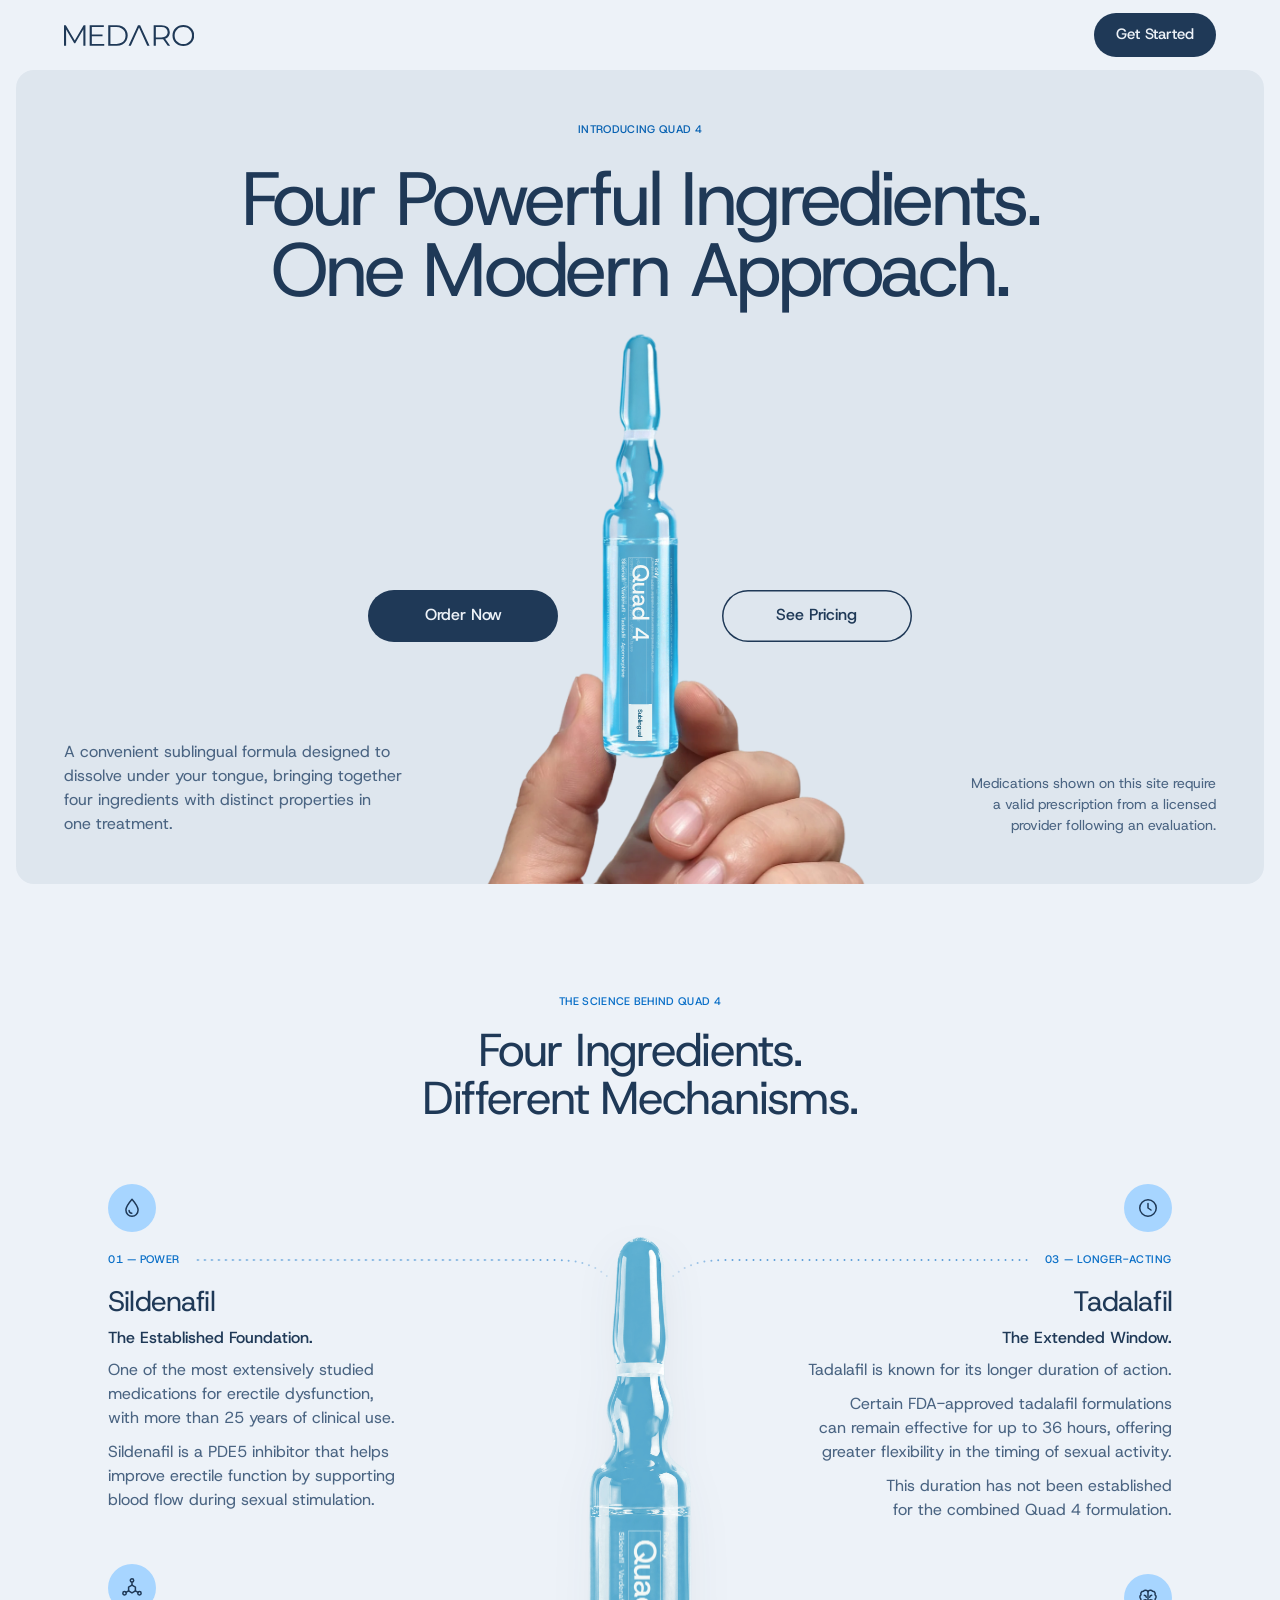
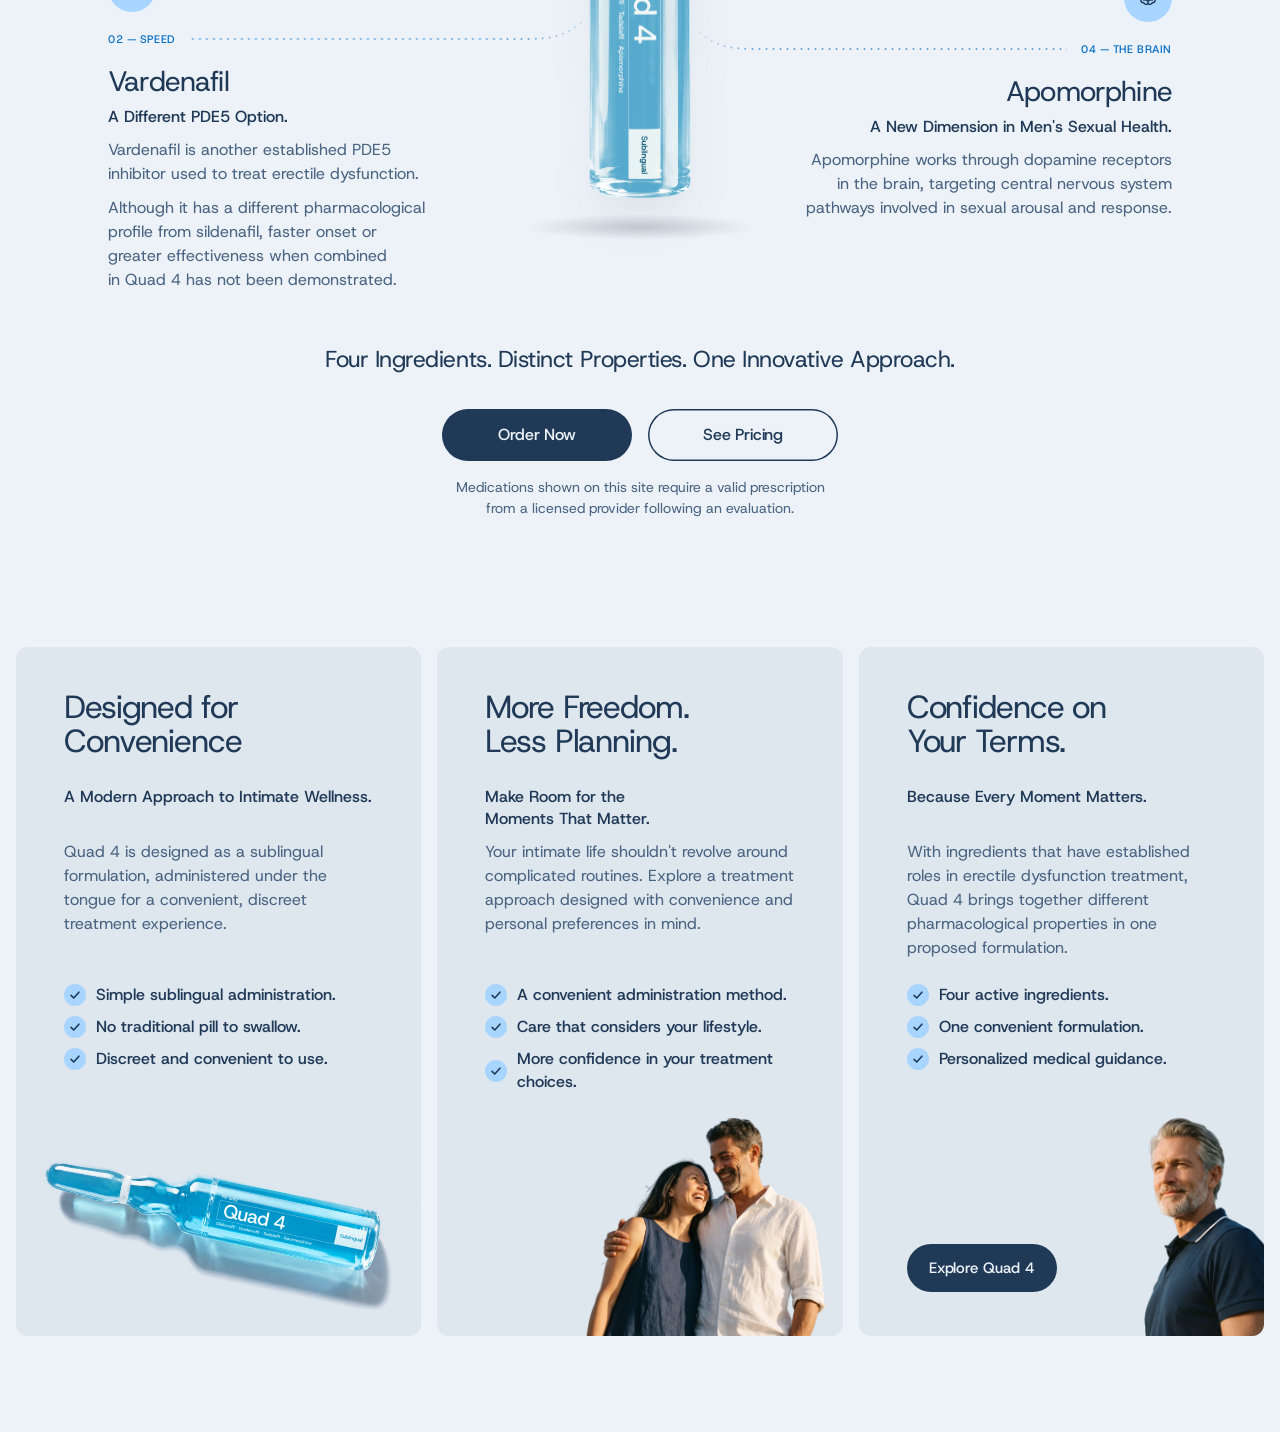
<file: site/mens-health.html>
<!doctype html>
<html lang="en" data-palettes="a" data-page="mens-health">
<head>
  <meta charset="utf-8">
  <meta name="viewport" content="width=device-width, initial-scale=1, viewport-fit=cover">
  <title>MEDARO · Men's Sexual Health</title>
  <meta name="description" content="Discover a modern approach to men's sexual health with personalized medical guidance, convenient online evaluations, and discreet treatment options.">
  <meta name="robots" content="noindex, nofollow"><!-- Draft: keep staging out of search -->
  <meta name="theme-color" content="#edf2f8">
  <link rel="preconnect" href="https://fonts.googleapis.com">
  <link rel="preconnect" href="https://fonts.gstatic.com" crossorigin>
  <link rel="stylesheet" href="https://fonts.googleapis.com/css2?family=Host+Grotesk:wght@300;400;500;600&display=swap">
  <link rel="stylesheet" href="styles.css">
  <!-- Components (shared across pages) -->
  <link rel="stylesheet" href="components/header.css">
  <link rel="stylesheet" href="components/pack-spin.css">
  <link rel="stylesheet" href="components/cta-pair.css">
  <!-- One stylesheet per section, so a section can be approved and moved to main on its own -->
  <link rel="stylesheet" href="sections/mens-health/quad.css">
  <link rel="stylesheet" href="sections/mens-health/quad-cards.css">
  <link rel="stylesheet" href="sections/mens-health/science.css">
</head>
<body>
  <!-- Landing page (paid traffic). Client rule: NO links to Home or any other page; the logo is not a link;
       every CTA goes to the Men's Health (ED) intake form. [LINK NEEDED] intake URL: #intake-mens-health until we have it. -->

  <!-- Sprite: logo and icons -->
  <svg class="sprite" aria-hidden="true" focusable="false">
    <!-- Official MEDARO wordmark (site/assets/logo/, from the client), cropped tight, currentColor -->
    <symbol id="wordmark" viewBox="194 74 4413 712"><g fill="currentColor" transform="translate(80 780) scale(1 -1)"><path transform="translate(0 0)" d="M114 0V700H175L495 154H463L780 700H841V0H770V589H787L495 89H460L166 589H185V0Z"/><path transform="translate(870 0)" d="M114 0V700H594V636H188V64H609V0ZM180 324V387H550V324Z"/><path transform="translate(1500 0)" d="M114 0V700H399Q511 700 595.5 655.5Q680 611 727.0 532.0Q774 453 774 350Q774 247 727.0 168.0Q680 89 595.5 44.5Q511 0 399 0ZM188 64H395Q488 64 556.5 100.5Q625 137 663.0 201.5Q701 266 701 350Q701 435 663.0 499.0Q625 563 556.5 599.5Q488 636 395 636H188Z"/><path transform="translate(2300 0)" d="M2 0 L322 700 L395 700 L715 0 L637 0 L343 657 L373 657 L79 0 Z"/><path transform="translate(3040 0)" d="M114 0V700H376Q509 700 585.5 636.5Q662 573 662 460Q662 386 627.5 332.5Q593 279 529.0 250.5Q465 222 376 222H155L188 256V0ZM592 0 412 254H492L673 0ZM188 250 155 285H374Q479 285 533.5 331.0Q588 377 588 460Q588 544 533.5 590.0Q479 636 374 636H155L188 671Z"/><path transform="translate(3740 0)" d="M420 -6Q341 -6 273.5 20.5Q206 47 156.5 95.5Q107 144 79.5 208.5Q52 273 52 350Q52 427 79.5 491.5Q107 556 156.5 604.5Q206 653 273.0 679.5Q340 706 420 706Q499 706 566.0 679.5Q633 653 682.5 605.0Q732 557 759.5 492.0Q787 427 787 350Q787 273 759.5 208.0Q732 143 682.5 95.0Q633 47 566.0 20.5Q499 -6 420 -6ZM420 60Q483 60 536.5 81.5Q590 103 629.5 142.5Q669 182 691.0 234.5Q713 287 713 350Q713 413 691.0 465.5Q669 518 629.5 557.5Q590 597 536.5 618.5Q483 640 420 640Q357 640 303.0 618.5Q249 597 209.5 557.5Q170 518 147.5 465.5Q125 413 125 350Q125 288 147.5 235.0Q170 182 209.5 142.5Q249 103 303.0 81.5Q357 60 420 60Z"/></g></symbol>
    <!-- Check for the hero's points (the project's check, as on the Weight Loss hero) -->
    <symbol id="i-check" viewBox="0 0 16 16"><path d="M3.5 8.4 6.6 11.4 12.5 4.8" fill="none" stroke="currentColor" stroke-width="1.8" stroke-linecap="round" stroke-linejoin="round"/></symbol>
    <!-- The science behind Quad 4: one line icon per ingredient, from the client's own words (stroke 1.5 on 24, like the
         Weight Loss care icons): blood flow (Sildenafil), a PDE5 molecule (Vardenafil; no speed icon: the copy says faster onset
         has not been demonstrated), the extended window (Tadalafil), the brain (Apomorphine) -->
    <symbol id="i-drop" viewBox="0 0 24 24"><g fill="none" stroke="currentColor" stroke-width="1.5" stroke-linecap="round" stroke-linejoin="round"><path d="M12 3.25c-3 3.5-6.1 7.4-6.1 10.85a6.1 6.1 0 0 0 12.2 0c0-3.45-3.1-7.35-6.1-10.85Z"/><path d="M9.1 14.5a3 3 0 0 0 2.7 2.8"/></g></symbol>
    <symbol id="i-molecule" viewBox="0 0 24 24"><g fill="none" stroke="currentColor" stroke-width="1.5" stroke-linecap="round" stroke-linejoin="round"><path d="M12 9.1 15.4 11.05v3.9L12 16.9l-3.4-1.95v-3.9Z"/><path d="M12 9.1V6.1M15.4 14.95l2.6 1.5M8.6 14.95 6 16.45"/><circle cx="12" cy="4.4" r="1.7"/><circle cx="19.45" cy="17.3" r="1.7"/><circle cx="4.55" cy="17.3" r="1.7"/></g></symbol>
    <symbol id="i-clock" viewBox="0 0 24 24"><g fill="none" stroke="currentColor" stroke-width="1.5" stroke-linecap="round" stroke-linejoin="round"><circle cx="12" cy="12" r="8.25"/><path d="M12 7.5V12l3 2"/></g></symbol>
    <symbol id="i-brain" viewBox="0 0 24 24"><g fill="none" stroke="currentColor" stroke-width="1.5" stroke-linecap="round" stroke-linejoin="round"><path d="M12 5.6c-.9-1.5-3.3-1.9-4.6-.4-1.9-.1-3.1 1.9-2.4 3.6-1.4.9-1.5 3.2-.1 4.2-.6 2 .9 4 2.9 3.8.6 1.7 2.9 2.2 4.2.8"/><path d="M12 5.6c.9-1.5 3.3-1.9 4.6-.4 1.9-.1 3.1 1.9 2.4 3.6 1.4.9 1.5 3.2.1 4.2.6 2-.9 4-2.9 3.8-.6 1.7-2.9 2.2-4.2.8"/><path d="M12 5.6v12"/><path d="M8.3 9.3c1.1.1 1.9.9 2 2M15.7 9.3c-1.1.1-1.9.9-2 2M7.9 14.2c1-.6 2.3-.4 3 .4M16.1 14.2c-1-.6-2.3-.4-3 .4"/></g></symbol>
  </svg>

  <a class="visually-hidden" href="#main">Skip to content</a>

  <!-- SECTION:header--landing START · styles: components/header.css · scripts: main.js (header)
       The approved header (Home: --plain --compact) without anything that links out: plain logo, no menu
       button, Get Started to the intake. Same as weight-loss.html. Shared by every hero version below. [LINK NEEDED] intake URL. -->
  <header class="site-header site-header--plain site-header--compact site-header--landing" data-header>
    <div class="site-header__bar">
      <span class="logo" role="img" aria-label="MEDARO"><svg aria-hidden="true"><use href="#wordmark"/></svg></span>
      <div class="site-header__actions">
        <a class="btn btn--dark btn--pill" href="#intake-mens-health">Get Started</a>
      </div>
    </div>
  </header>
  <!-- SECTION:header--landing END -->

  <main id="main">

    <!-- SECTION:mens-health/quad START · styles: sections/mens-health/quad.css, components/cta-pair.css (+ .btn--xl in styles.css) · assets: assets/images/products/hand-ampoule-quad4.webp, hand-ampoule-quad4-front.webp, print-hand-ampoule-quad4.svg (from tools/pack-print.py, with the back sticker seen through the glass)
         The brief's "Introducing Quad 4", after the user's Good Life reference (2026-11-25: "For this section i am thinking about
         this style. Also if possible make it rotatable like this": "The Good Life Difference", a huge centred headline, the pack
         under it; and a recording of the bottle turning on its axis).
         Round 2 (2026-11-25): "Use the same bottle design but i want this type of blue color in it [their AIDA ampoule] and also i want
         to add a hand holding this bottle [their hand-and-capsule photo] … the hand should be of man". Our Quad 4 ampoule, same
         shape and print (white, screened onto the glass as on Home), blue liquid, held up by a man's hand: one Magnific photograph
         (blank ampoule), its print added in code and turning on the axis; the fingers in front of the glass sit over the print.
         The sentence moves to the bottom-left corner and the CTA to the bottom-right, on the frame lines, to give the hand the middle.
         Round 3 (2026-11-26): "make it still not rotate on scroll": the ampoule faces front and holds still; no pin, no turning, no drag.
         Round 4 (client, 2026-11-27): THE PAGE'S HERO ("I want this to be the hero page"; the photo heroes are gone). "add on the left
         side of the blue bottle [Order now] and right side [See Pricing] let both be big": two xl pills level with the ampoule's body,
         one each side of the glass (components/cta-pair.css; See Pricing in outline, the client's pick, 2026-11-28).
         "Explore Quad 4" leaves the hero (a third CTA to the same intake as Order Now); the cards keep theirs. Its corner takes the
         client's prescription line (content/footer.md, word for word), mirroring the sentence, so "Order Now" is never without it.
         The forearm no longer runs on behind a card (the cards moved after the science section): it ends at the hero's foot.
         Copy: content/mens-health.md → Introducing Quad 4, word for word (eyebrow as the chip). [LINK NEEDED] intake URL;
         [LINK NEEDED] See Pricing: no pricing section on this page yet (#pricing), [PRICING NEEDED]. -->
    <section class="mhquad" id="quad-4" aria-labelledby="mhquad-title">
      <div class="mhquad__inner">
        <p class="chip mhquad__chip"><span>Introducing Quad 4</span></p>
        <h1 class="mhquad__title" id="mhquad-title">Four Powerful Ingredients.<br>One Modern Approach.</h1>
        <div class="mhquad__stage">
          <div class="mhquad__pack">
            <img src="assets/images/products/hand-ampoule-quad4.webp" alt="" width="1368" height="2475" fetchpriority="high">
            <img class="mhquad__print" src="assets/images/products/print-hand-ampoule-quad4.svg" alt="" width="1368" height="2475">
            <img src="assets/images/products/hand-ampoule-quad4-front.webp" alt="" width="1368" height="2475">
          </div>
          <!-- the pair, level with the ampoule's body: Order Now on its left, See Pricing on its right -->
          <a class="btn btn--dark btn--pill btn--xl cta-pair__btn mhquad__btn mhquad__btn--order" href="#intake-mens-health">Order Now</a>
          <a class="btn btn--pill btn--xl cta-pair__btn cta-pair__btn--secondary mhquad__btn mhquad__btn--price" href="#pricing">See Pricing</a>
        </div>
        <p class="mhquad__text">A convenient sublingual formula designed to dissolve under your tongue, bringing together four ingredients with distinct properties in one treatment.</p>
        <p class="cta-pair__note mhquad__note">Medications shown on this site require a valid prescription from a licensed provider following an evaluation.</p>
      </div>
    </section>
    <!-- SECTION:mens-health/quad END -->

    <!-- SECTION:mens-health/science START · styles: sections/mens-health/science.css, components/pack-spin.css, components/cta-pair.css (+ .btn--xl in styles.css) · scripts: components/pack-spin.js, sections/mens-health/science.js · assets: assets/images/products/ampoule-quad4-blue.webp (tools/blue-ampoule.py), print-ampoule-quad4-blue.svg, label-ampoule-quad4.js (tools/pack-print.py; both with the back sticker) · icons: #i-drop, #i-molecule, #i-clock, #i-brain in the sprite
         The brief's "The science behind Quad 4" (user, 2026-11-25: "I want this type of structure which we made for other page but in
         the middle i want the quad 4 bottle which will be rotating continuously automatically and then i want to show 4 ingrediants and
         its text like this but all in our style … take reference from mobbin also i dont want it to be inside a card i want it with the
         normal background"). Structure: the Weight Loss ongoing care section (centred head, then copy left · the object in the middle ·
         copy right), without its stage: on the page colour. The middle: our Quad 4 ampoule in the hand's blue (same shape and print),
         turning on its own. The four ingredients after the user's Nervana reference (icon circle, caps label running into a dotted rule,
         then the text), two each side, like Graza's olive and David's bar on Mobbin (callouts around one product).
         Round 2 (2026-11-25): "make it like this here you see the curve in line it will be at top left then for top right this will be
         mirrored then for bottom left and bottom right it will be accrodingly it should be as if the bottle is the product and we are
         showing its feature": each label's dotted line runs to the ampoule and ends in Nervana's curve, bending down above its middle
         and up below it; the right pair mirrored (aligned to the frame's right edge). Mobbin: Rains (features around one product).
         Client, 2026-11-27: now right after the hero ("After that page this"), before the three Quad 4 cards; Order Now + See Pricing
         under the closing line (components/cta-pair.css).
         Copy: content/mens-health.md → The science behind Quad 4, word for word, every qualifier kept at full size next to its claim. -->
    <section class="mhsci" aria-labelledby="mhsci-title">
      <header class="mhsci__head">
        <p class="chip mhsci__chip"><span>The science behind Quad 4</span></p>
        <h2 class="mhsci__title" id="mhsci-title">Four Ingredients.<br>Different Mechanisms.</h2>
      </header>

      <div class="mhsci__body">
        <div class="mhsci__side">
            <article class="mhsci__item mhsci__item--power" style="--measure: 340px">
              <span class="mhsci__icon" aria-hidden="true"><svg><use href="#i-drop"/></svg></span>
              <p class="mhsci__label"><span class="mhsci__label-text">01 — Power</span><span class="mhsci__lead" aria-hidden="true"><svg class="mhsci__curve" viewBox="0 0 80 24" focusable="false"><path d="M3.5 1H24C48 1 64 5 79 19"/></svg></span></p>
              <h3 class="mhsci__name">Sildenafil</h3>
              <p class="mhsci__sub">The Established Foundation.</p>
              <p>One of the most extensively studied medications for erectile dysfunction, with more than 25 years of clinical use.</p>
              <p>Sildenafil is a PDE5 inhibitor that helps improve erectile function by supporting blood flow during sexual stimulation.</p>
            </article>
            <article class="mhsci__item mhsci__item--speed mhsci__item--low" style="--measure: 344px">
              <span class="mhsci__icon" aria-hidden="true"><svg><use href="#i-molecule"/></svg></span>
              <p class="mhsci__label"><span class="mhsci__label-text">02 — Speed</span><span class="mhsci__lead" aria-hidden="true"><svg class="mhsci__curve" viewBox="0 0 80 24" focusable="false"><path d="M3.5 1H24C48 1 64 5 79 19"/></svg></span></p>
              <h3 class="mhsci__name">Vardenafil</h3>
              <p class="mhsci__sub">A Different PDE5 Option.</p>
              <p>Vardenafil is another established PDE5 inhibitor used to treat erectile dysfunction.</p>
              <p>Although it has a different pharmacological profile from sildenafil, faster onset or greater effectiveness when combined in <span class="mhsci__nowrap">Quad 4</span> has not been demonstrated.</p>
            </article>
        </div>

        <!-- Decorative: our Quad 4 ampoule turning on its own (drag to turn it, rests while the pointer is on it, still under reduced motion) -->
        <div class="mhsci__product" aria-hidden="true">
          <div class="mhsci__pack pack-spin pack-spin--screen" data-pack-spin="ampoule-quad4" data-pack-spin-auto="12" style="--pack-ratio: 406 / 2200">
            <img class="pack-spin__body" src="assets/images/products/ampoule-quad4-blue.webp" alt="" width="406" height="2200" loading="lazy">
            <img class="pack-spin__still" src="assets/images/products/print-ampoule-quad4-blue.svg" alt="" width="406" height="2200" loading="lazy">
            <canvas class="pack-spin__print"></canvas>
          </div>
        </div>

        <div class="mhsci__side mhsci__side--end">
            <article class="mhsci__item mhsci__item--long mhsci__item--end" style="--measure: 384px">
              <span class="mhsci__icon" aria-hidden="true"><svg><use href="#i-clock"/></svg></span>
              <p class="mhsci__label"><span class="mhsci__label-text">03 — Longer-acting</span><span class="mhsci__lead" aria-hidden="true"><svg class="mhsci__curve" viewBox="0 0 80 24" focusable="false"><path d="M3.5 1H24C48 1 64 5 79 19"/></svg></span></p>
              <h3 class="mhsci__name">Tadalafil</h3>
              <p class="mhsci__sub">The Extended Window.</p>
              <p>Tadalafil is known for its longer duration of action.</p>
              <p>Certain FDA-approved tadalafil formulations can remain effective for up to 36 hours, offering greater flexibility in the timing of sexual activity.</p>
              <p>This duration has not been established for the combined <span class="mhsci__nowrap">Quad 4</span> formulation.</p>
            </article>
            <article class="mhsci__item mhsci__item--brain mhsci__item--end mhsci__item--low" style="--measure: 384px">
              <span class="mhsci__icon" aria-hidden="true"><svg><use href="#i-brain"/></svg></span>
              <p class="mhsci__label"><span class="mhsci__label-text">04 — The Brain</span><span class="mhsci__lead" aria-hidden="true"><svg class="mhsci__curve" viewBox="0 0 80 24" focusable="false"><path d="M3.5 1H24C48 1 64 5 79 19"/></svg></span></p>
              <h3 class="mhsci__name">Apomorphine</h3>
              <p class="mhsci__sub">A New Dimension in Men's Sexual Health.</p>
              <p>Apomorphine works through dopamine receptors in the brain, targeting central nervous system pathways involved in sexual arousal and response.</p>
            </article>
        </div>
      </div>

      <p class="mhsci__close">Four Ingredients. Distinct Properties. One Innovative Approach.</p>

      <!-- Client, 2026-11-27: "This page should also have an [order now] and [See pricing]": the hero's pair, centred under the
           closing line, with the client's prescription line under it (content/footer.md). [LINK NEEDED] intake; [LINK NEEDED] pricing. -->
      <div class="mhsci__cta">
        <div class="mhsci__buttons">
          <a class="btn btn--dark btn--pill btn--xl cta-pair__btn" href="#intake-mens-health">Order Now</a>
          <a class="btn btn--pill btn--xl cta-pair__btn cta-pair__btn--secondary" href="#pricing">See Pricing</a>
        </div>
        <p class="cta-pair__note mhsci__note">Medications shown on this site require a valid prescription from a licensed provider following an evaluation.</p>
      </div>
    </section>
    <!-- SECTION:mens-health/science END -->

    <!-- SECTION:mens-health/quad-cards START · styles: sections/mens-health/quad-cards.css · assets: assets/images/mens-health/quad-card-ampoule.webp, quad-card-ampoule-print.svg (tools/quad-card-ampoule.py), quad-card-couple.webp, quad-card-man.webp
         The brief's three blocks under "Introducing Quad 4" as three cards, after the Weight Loss pricing + progress cards
         (user, 2026-11-25: "add these three points in the design of this here we have 2 make it 3 … use the blue color cards
         here like how we did in weightloss page for green"): pale steel-blue cards on the frame, heading top left in the hero's
         weight, the copy, an image on the card's foot. Copy: content/mens-health.md → Introducing Quad 4, word for word; the
         block's closing CTA "Explore Quad 4" sits in the last card, after its points. [LINK NEEDED] intake URL.
         Images (round 2, 2026-11-26, the user: "go with A for all three, generate them … make in blue tone for this mens page"):
         three Magnific renders (Nano Banana 2.1, 2K) in the page's blue: our blue Quad 4 ampoule lying on the card with its
         shadow and the blue light of its liquid; a couple in their 40s laughing under the hero's steel-blue sky; a man in his
         50s in a navy polo under the same sky. AI-generated people, not patients or providers. -->
    <section class="mhqc" aria-label="More about Quad 4">
      <div class="mhqc__cards">
        <article class="mhqc__card">
          <h3 class="mhqc__title">Designed for<br>Convenience</h3>
          <p class="mhqc__lede">A Modern Approach to Intimate Wellness.</p>
          <p class="mhqc__text">Quad 4 is designed as a sublingual formulation, administered under the tongue for a convenient, discreet treatment experience.</p>
          <ul class="mhqc__points">
            <li><span class="mhqc__tick" aria-hidden="true"><svg><use href="#i-check"/></svg></span>Simple sublingual administration.</li>
            <li><span class="mhqc__tick" aria-hidden="true"><svg><use href="#i-check"/></svg></span>No traditional pill to swallow.</li>
            <li><span class="mhqc__tick" aria-hidden="true"><svg><use href="#i-check"/></svg></span>Discreet and convenient to use.</li>
          </ul>
          <div class="mhqc__media" aria-hidden="true" data-brief="Our blue Quad 4 ampoule lying on the card's paper, top-down, soft daylight from the upper left: a soft shadow and the blue light of the liquid on the paper. Our white print in code.">
            <span class="mhqc__ampoule"><img src="assets/images/mens-health/quad-card-ampoule.webp" alt="" width="1400" height="447" loading="lazy"><img class="mhqc__print" src="assets/images/mens-health/quad-card-ampoule-print.svg" alt="" width="1400" height="447" loading="lazy"></span>
          </div>
        </article>
        <article class="mhqc__card">
          <h3 class="mhqc__title">More Freedom.<br>Less Planning.</h3>
          <p class="mhqc__lede">Make Room for the Moments That Matter.</p>
          <p class="mhqc__text">Your intimate life shouldn't revolve around complicated routines. Explore a treatment approach designed with convenience and personal preferences in mind.</p>
          <ul class="mhqc__points">
            <li><span class="mhqc__tick" aria-hidden="true"><svg><use href="#i-check"/></svg></span>A convenient administration method.</li>
            <li><span class="mhqc__tick" aria-hidden="true"><svg><use href="#i-check"/></svg></span>Care that considers your lifestyle.</li>
            <li><span class="mhqc__tick" aria-hidden="true"><svg><use href="#i-check"/></svg></span>More confidence in your treatment choices.</li>
          </ul>
          <div class="mhqc__media" aria-hidden="true" data-brief="A couple in their 40s laughing together, his arm round her, waist up, under the hero's steel-blue sky; white linen shirt, navy linen dress; warm late sun from the left. Cut out.">
            <img class="mhqc__person mhqc__person--couple" src="assets/images/mens-health/quad-card-couple.webp" alt="" width="989" height="900" loading="lazy">
          </div>
        </article>
        <article class="mhqc__card">
          <h3 class="mhqc__title">Confidence on<br>Your Terms.</h3>
          <p class="mhqc__lede">Because Every Moment Matters.</p>
          <p class="mhqc__text">With ingredients that have established roles in erectile dysfunction treatment, Quad 4 brings together different pharmacological properties in one proposed formulation.</p>
          <ul class="mhqc__points">
            <li><span class="mhqc__tick" aria-hidden="true"><svg><use href="#i-check"/></svg></span>Four active ingredients.</li>
            <li><span class="mhqc__tick" aria-hidden="true"><svg><use href="#i-check"/></svg></span>One convenient formulation.</li>
            <li><span class="mhqc__tick" aria-hidden="true"><svg><use href="#i-check"/></svg></span>Personalized medical guidance.</li>
          </ul>
          <a class="btn btn--dark btn--pill mhqc__cta" href="#intake-mens-health">Explore Quad 4</a>
          <div class="mhqc__media" aria-hidden="true" data-brief="A man in his 50s, salt-and-pepper hair and beard, navy polo with a white tipped collar, chest up, looking towards the copy with a small smile, under the hero's steel-blue sky; warm late sun from the left. Cut out.">
            <img class="mhqc__person mhqc__person--man" src="assets/images/mens-health/quad-card-man.webp" alt="" width="541" height="900" loading="lazy">
          </div>
        </article>
      </div>
    </section>
    <!-- SECTION:mens-health/quad-cards END -->

  </main>

  <script src="main.js" defer></script>
  <script src="assets/images/products/label-ampoule-quad4.js" defer></script>
  <script src="components/pack-spin.js" defer></script>
  <script src="sections/mens-health/science.js" defer></script>
</body>
</html>
</file>
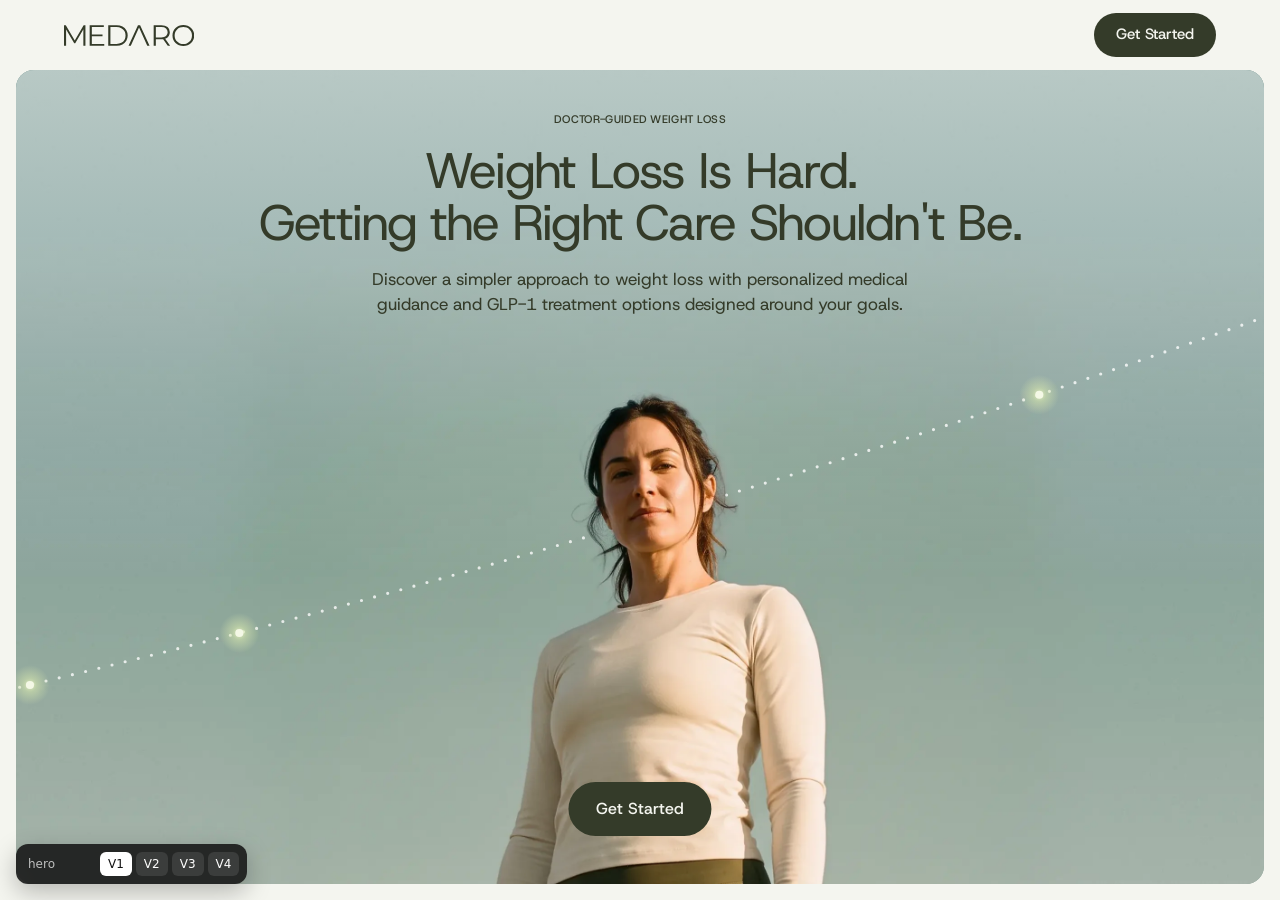
<file: site/weight-loss.html>
<!doctype html>
<html lang="en" data-palettes="a">
<head>
  <meta charset="utf-8">
  <meta name="viewport" content="width=device-width, initial-scale=1, viewport-fit=cover">
  <title>MEDARO · Doctor-Guided Weight Loss</title>
  <meta name="description" content="Discover a simpler approach to weight loss with personalized medical guidance and GLP-1 treatment options designed around your goals.">
  <meta name="robots" content="noindex, nofollow"><!-- Draft: keep staging out of search -->
  <meta name="theme-color" content="#f4f5ef">
  <link rel="preconnect" href="https://fonts.googleapis.com">
  <link rel="preconnect" href="https://fonts.gstatic.com" crossorigin>
  <link rel="stylesheet" href="https://fonts.googleapis.com/css2?family=Host+Grotesk:wght@300;400;500;600&display=swap">
  <link rel="stylesheet" href="styles.css">
  <!-- Components (shared across pages) -->
  <link rel="stylesheet" href="components/header.css">
  <link rel="stylesheet" href="components/product.css">
  <link rel="stylesheet" href="components/faq.css">
  <link rel="stylesheet" href="components/cta-band.css">
  <!-- One stylesheet per section, so a section can be approved and moved to main on its own -->
  <link rel="stylesheet" href="sections/weight-loss/hero--v1.css">
  <link rel="stylesheet" href="sections/weight-loss/hero--v2.css">
  <link rel="stylesheet" href="sections/weight-loss/hero--v3.css">
  <link rel="stylesheet" href="sections/weight-loss/hero--v4.css">
  <link rel="stylesheet" href="sections/weight-loss/pricing-progress.css">
  <link rel="stylesheet" href="sections/weight-loss/care.css">
  <link rel="stylesheet" href="sections/weight-loss/difference.css">
  <link rel="stylesheet" href="sections/weight-loss/steps.css">
  <link rel="stylesheet" href="sections/weight-loss/why.css">
  <link rel="stylesheet" href="sections/weight-loss/education.css">
  <link rel="stylesheet" href="sections/weight-loss/ongoing.css">
</head>
<body>
  <!-- Landing page (paid traffic). Client rule: NO links to Home or any other page; the logo is not a link;
       every CTA goes to the Weight Loss intake form. [LINK NEEDED] intake URL: #intake-weight-loss until we have it.
       Round 1 of the hero (three versions, rejected 2026-11-23) is frozen in versions/wl-hero-round-1/. -->

  <!-- Sprite: logo and icons -->
  <svg class="sprite" aria-hidden="true" focusable="false">
    <!-- Official MEDARO wordmark (site/assets/logo/, from the client), cropped tight, currentColor -->
    <symbol id="wordmark" viewBox="194 74 4413 712"><g fill="currentColor" transform="translate(80 780) scale(1 -1)"><path transform="translate(0 0)" d="M114 0V700H175L495 154H463L780 700H841V0H770V589H787L495 89H460L166 589H185V0Z"/><path transform="translate(870 0)" d="M114 0V700H594V636H188V64H609V0ZM180 324V387H550V324Z"/><path transform="translate(1500 0)" d="M114 0V700H399Q511 700 595.5 655.5Q680 611 727.0 532.0Q774 453 774 350Q774 247 727.0 168.0Q680 89 595.5 44.5Q511 0 399 0ZM188 64H395Q488 64 556.5 100.5Q625 137 663.0 201.5Q701 266 701 350Q701 435 663.0 499.0Q625 563 556.5 599.5Q488 636 395 636H188Z"/><path transform="translate(2300 0)" d="M2 0 L322 700 L395 700 L715 0 L637 0 L343 657 L373 657 L79 0 Z"/><path transform="translate(3040 0)" d="M114 0V700H376Q509 700 585.5 636.5Q662 573 662 460Q662 386 627.5 332.5Q593 279 529.0 250.5Q465 222 376 222H155L188 256V0ZM592 0 412 254H492L673 0ZM188 250 155 285H374Q479 285 533.5 331.0Q588 377 588 460Q588 544 533.5 590.0Q479 636 374 636H155L188 671Z"/><path transform="translate(3740 0)" d="M420 -6Q341 -6 273.5 20.5Q206 47 156.5 95.5Q107 144 79.5 208.5Q52 273 52 350Q52 427 79.5 491.5Q107 556 156.5 604.5Q206 653 273.0 679.5Q340 706 420 706Q499 706 566.0 679.5Q633 653 682.5 605.0Q732 557 759.5 492.0Q787 427 787 350Q787 273 759.5 208.0Q732 143 682.5 95.0Q633 47 566.0 20.5Q499 -6 420 -6ZM420 60Q483 60 536.5 81.5Q590 103 629.5 142.5Q669 182 691.0 234.5Q713 287 713 350Q713 413 691.0 465.5Q669 518 629.5 557.5Q590 597 536.5 618.5Q483 640 420 640Q357 640 303.0 618.5Q249 597 209.5 557.5Q170 518 147.5 465.5Q125 413 125 350Q125 288 147.5 235.0Q170 182 209.5 142.5Q249 103 303.0 81.5Q357 60 420 60Z"/></g></symbol>
    <!-- Check for V4's points (the project's check, from the Supplement V3 round 2 cards) -->
    <symbol id="i-check" viewBox="0 0 16 16"><path d="M3.5 8.4 6.6 11.4 12.5 4.8" fill="none" stroke="currentColor" stroke-width="1.8" stroke-linecap="round" stroke-linejoin="round"/></symbol>
    <!-- Care section glass cards (line icons from Home's sprite) -->
    <symbol id="i-stethoscope" viewBox="0 0 24 24"><g fill="none" stroke="currentColor" stroke-width="1.5" stroke-linecap="round" stroke-linejoin="round"><path d="M5.75 3.25H5a1 1 0 0 0-1 1V9a4.5 4.5 0 0 0 9 0V4.25a1 1 0 0 0-1-1h-.75"/><path d="M8.5 13.5v1.75a4.5 4.5 0 0 0 9 0V13"/><circle cx="17.5" cy="11" r="2"/></g></symbol>
    <symbol id="i-target" viewBox="0 0 24 24"><g fill="none" stroke="currentColor" stroke-width="1.5" stroke-linecap="round" stroke-linejoin="round"><circle cx="12" cy="12" r="8.5"/><circle cx="12" cy="12" r="4.75"/><circle cx="12" cy="12" r="1.1"/></g></symbol>
    <symbol id="i-vial" viewBox="0 0 24 24"><g fill="none" stroke="currentColor" stroke-width="1.5" stroke-linecap="round" stroke-linejoin="round"><rect x="8.5" y="2.75" width="7" height="3" rx="0.75"/><path d="M10 5.75v1.5M14 5.75v1.5"/><rect x="7" y="7.25" width="10" height="14" rx="2"/><path d="M7 11.25h10M7 17.25h10"/></g></symbol>
    <!-- Difference section badges (line icons from Home's sprite) -->
    <symbol id="i-plan" viewBox="0 0 24 24"><g fill="none" stroke="currentColor" stroke-width="1.5" stroke-linecap="round" stroke-linejoin="round"><path d="M15.5 4.5H17a2 2 0 0 1 2 2V19.5a2 2 0 0 1-2 2H7a2 2 0 0 1-2-2V6.5a2 2 0 0 1 2-2h1.5"/><rect x="8.5" y="2.75" width="7" height="3.5" rx="1"/><path d="M8.5 11h7M8.5 14.5h7M8.5 18h4"/></g></symbol>
    <symbol id="i-flask" viewBox="0 0 24 24"><g fill="none" stroke="currentColor" stroke-width="1.5" stroke-linecap="round" stroke-linejoin="round"><path d="M9.5 3h5M10.5 3v6L5.2 18.2A1.9 1.9 0 0 0 6.9 21h10.2a1.9 1.9 0 0 0 1.7-2.8L13.5 9V3"/><path d="M7.6 15h8.8"/></g></symbol>
    <symbol id="i-search" viewBox="0 0 24 24"><g fill="none" stroke="currentColor" stroke-width="1.5" stroke-linecap="round" stroke-linejoin="round"><circle cx="10.75" cy="10.75" r="6.5"/><path d="m15.5 15.5 5 5"/></g></symbol>
    <!-- GLP-1 education cards: fine line icons like the reference's (stroke 1.2 on 24 → 1.6px at 32px) -->
    <symbol id="i-edu-vial" viewBox="0 0 24 24"><g fill="none" stroke="currentColor" stroke-width="1.2" stroke-linecap="round" stroke-linejoin="round"><rect x="8.5" y="2.75" width="7" height="3" rx="0.75"/><path d="M10 5.75v1.5M14 5.75v1.5"/><rect x="7" y="7.25" width="10" height="14" rx="2"/><path d="M7 11.25h10M7 17.25h10"/></g></symbol>
    <symbol id="i-edu-clipboard" viewBox="0 0 24 24"><g fill="none" stroke="currentColor" stroke-width="1.2" stroke-linecap="round" stroke-linejoin="round"><path d="M15.5 4.5H17a2 2 0 0 1 2 2V19.5a2 2 0 0 1-2 2H7a2 2 0 0 1-2-2V6.5a2 2 0 0 1 2-2h1.5"/><rect x="8.5" y="2.75" width="7" height="3.5" rx="1"/><path d="M8.5 11h7M8.5 14.5h7M8.5 18h4"/></g></symbol>
    <symbol id="i-edu-sprout" viewBox="0 0 24 24"><g fill="none" stroke="currentColor" stroke-width="1.2" stroke-linecap="round" stroke-linejoin="round"><path d="M12 21v-9.5"/><path d="M12 13.5c0-3.6-2.6-6.3-6.75-6.3 0 3.6 2.6 6.3 6.75 6.3Z"/><path d="M12 11.5c0-3.9 2.8-6.9 7.25-6.9 0 3.9-2.8 6.9-7.25 6.9Z"/><path d="M7.5 21h9"/></g></symbol>
    <symbol id="i-edu-shield" viewBox="0 0 24 24"><g fill="none" stroke="currentColor" stroke-width="1.2" stroke-linecap="round" stroke-linejoin="round"><path d="M12 2.75 4.75 5.6v5.65c0 4.55 3.05 8.3 7.25 9.95 4.2-1.65 7.25-5.4 7.25-9.95V5.6Z"/><path d="M12 8.25v4.75"/></g><circle cx="12" cy="16.1" r="0.85" fill="currentColor"/></symbol>
    <!-- The user's arrow (assets/icons/arrow.svg) turned 45°, as on Home (FAQ card) -->
    <symbol id="i-arrow-ne" viewBox="0 0 16 16"><path fill="currentColor" transform="rotate(-45 7.98 7.96)" d="M9.04045 13.5006C9.05132 13.5116 9.38447 13.5951 9.78072 13.6861C10.177 13.7772 10.5056 13.8378 10.5108 13.8209C10.5161 13.8039 10.5571 13.5289 10.6019 13.2096C10.692 12.5686 10.9101 11.82 11.1431 11.3519C11.8694 9.893 13.1726 8.92699 14.7532 8.67591L15.1557 8.61196V7.96748V7.32295L14.7909 7.26174C12.4008 6.86077 10.8426 5.07371 10.5511 2.39938C10.5321 2.22474 10.5094 2.08191 10.5006 2.08191C10.42 2.08191 9.08438 2.40379 9.05912 2.42929C9.04085 2.44773 9.05444 2.61144 9.08936 2.79303C9.47585 4.80384 10.5825 6.44009 12.0186 7.12424L12.363 7.28836L5.2793 7.30121L0.800003 7.30937V8.6137L5.29082 8.62187L12.3578 8.63477L11.923 8.85512C10.7947 9.42671 9.90149 10.5479 9.37547 12.0529C9.22557 12.4817 8.99939 13.4592 9.04045 13.5006Z"/></symbol>
    <!-- Ongoing care phone rows (stroke 1.5 on 24, like the care section's icons) -->
    <symbol id="i-pulse" viewBox="0 0 24 24"><path d="M3 12.5h3.75l2.5-6 4.5 11 2.5-5H21" fill="none" stroke="currentColor" stroke-width="1.6" stroke-linecap="round" stroke-linejoin="round"/></symbol>
    <symbol id="i-chat" viewBox="0 0 24 24"><path d="M20 11.75a7.75 7.75 0 0 1-11.3 6.9L4 20l1.35-4.4A7.75 7.75 0 1 1 20 11.75Z" fill="none" stroke="currentColor" stroke-width="1.6" stroke-linecap="round" stroke-linejoin="round"/></symbol>
    <symbol id="i-sliders" viewBox="0 0 24 24"><g fill="none" stroke="currentColor" stroke-width="1.6" stroke-linecap="round"><path d="M4 7.5h9.5M18.5 7.5H20M4 16.5h3.5M12.5 16.5H20"/><circle cx="16" cy="7.5" r="2.25"/><circle cx="10" cy="16.5" r="2.25"/></g></symbol>
  </svg>

  <a class="visually-hidden" href="#main">Skip to content</a>

  <!-- SECTION:header--landing START · styles: components/header.css · scripts: main.js (header)
       The approved header (Home: --plain --compact) without anything that links out: plain logo, no menu
       button, Get Started to the intake. Shared by every hero version below. [LINK NEEDED] intake URL. -->
  <header class="site-header site-header--plain site-header--compact site-header--landing" data-header>
    <div class="site-header__bar">
      <span class="logo" role="img" aria-label="MEDARO"><svg aria-hidden="true"><use href="#wordmark"/></svg></span>
      <div class="site-header__actions">
        <a class="btn btn--dark btn--pill" href="#intake-weight-loss">Get Started</a>
      </div>
    </div>
  </header>
  <!-- SECTION:header--landing END -->

  <main id="main">

    <!-- ================= HERO V1 (after hims "Get your edge back") ================= -->
    <div data-version="hero:v1">
      <!-- SECTION:weight-loss/hero--v1 START · styles: sections/weight-loss/hero--v1.css · assets: assets/images/weight-loss/v1-sky.webp, v1-woman.webp
           After the user's hims reference (image 1, 2026-11-23): headline centred at the top of a full-bleed sky,
           one person centred and cropped at the waist, a dotted arc with a few lit points passing behind them,
           the CTA centred at the foot. Copy: content/weight-loss.md, Section 1, word for word (eyebrow in caps as a chip).
           Photo: stand-in, the Supplement section's AI woman (wider render from git history), the sky extended in code
           and the woman cut out so the arc can pass behind her. -->
      <section class="wlh1" aria-labelledby="wlh1-title">
        <div class="wlh1__stage">
          <div class="wlh1__media media-brief" aria-hidden="true" data-brief="One adult, low angle against a clear sage-teal sky, waist up, centred, calm and confident; cream top, olive bottoms; film grain. Room above the head for the headline. No before/after.">
            <img class="wlh1__sky" src="assets/images/weight-loss/v1-sky.webp" alt="" width="3600" height="1800">
            <div class="wlh1__haze"></div>
            <svg class="wlh1__arc" viewBox="0 0 3600 1800" preserveAspectRatio="none" focusable="false">
              <defs><radialGradient id="wlh1-glow"><stop offset="0" stop-color="#e6f2c4" stop-opacity="0.95"/><stop offset="0.35" stop-color="#d5e5ad" stop-opacity="0.55"/><stop offset="1" stop-color="#d5e5ad" stop-opacity="0"/></radialGradient></defs>
              <path class="wlh1__path" d="M -40 1470 Q 1700 1100 3640 380"/>
              <g class="wlh1__points">
                <circle class="wlh1__glow" cx="451" cy="1360" r="44"/><circle class="wlh1__point" cx="451" cy="1360" r="9"/>
                <circle class="wlh1__glow" cx="914" cy="1245" r="44" style="--d: 1.2s"/><circle class="wlh1__point" cx="914" cy="1245" r="9"/>
                <circle class="wlh1__glow" cx="2683" cy="718" r="44" style="--d: 2.4s"/><circle class="wlh1__point" cx="2683" cy="718" r="9"/>
                <circle class="wlh1__glow" cx="3254" cy="521" r="44" style="--d: 0.6s"/><circle class="wlh1__point" cx="3254" cy="521" r="9"/>
              </g>
            </svg>
            <img class="wlh1__person" src="assets/images/weight-loss/v1-woman.webp" alt="" width="1297" height="1088">
          </div>

          <div class="wlh1__head">
            <p class="chip wlh1__chip"><span>Doctor-guided weight loss</span></p>
            <h1 class="wlh1__title" id="wlh1-title">Weight Loss Is Hard.<br>Getting the Right Care Shouldn't Be.</h1>
            <p class="wlh1__lede">Discover a simpler approach to weight loss with personalized medical guidance and GLP-1 treatment options designed around your goals.</p>
          </div>

          <div class="wlh1__actions">
            <a class="btn btn--dark btn--pill btn--l" href="#intake-weight-loss">Get Started</a>
          </div>
        </div>
      </section>
      <!-- SECTION:weight-loss/hero--v1 END -->
    </div>

    <!-- ================= HERO V2 (after hims weight loss, made ours) ================= -->
    <div data-version="hero:v2">
      <!-- SECTION:weight-loss/hero--v2 START · styles: sections/weight-loss/hero--v2.css, components/product.css · assets: assets/images/people/, assets/images/products/, assets/images/supplements/sp-woman.webp, assets/images/standin-mh-*.webp, assets/images/weight-loss/standin-stretch.webp
           After the user's hims weight-loss reference (image 2, 2026-11-23): copy on the left, a wall of photos on the
           right, cropped by the top and bottom edges. Changed so it isn't hims (user: "change few things … it will look
           same otherwise"): three columns instead of two, drifting slowly in opposite directions (paused on hover, still
           with reduced motion); the photos alternate with our product tiles (the approved Tirzepatide vial, the blank
           tablets) on palette colours, after Retool's colour-and-photo grid (Mobbin); all of it inside the mist stage on
           the frame, like Home's hero. The hims check list stays out: it is section 2 (user, 2026-11-23).
           Copy: content/weight-loss.md, Section 1, word for word. Photos: stand-ins from main (data-brief). -->
      <section class="wlh2" aria-labelledby="wlh2-title">
        <div class="wlh2__stage">
          <div class="wlh2__copy">
            <p class="chip wlh2__chip"><span>Doctor-guided weight loss</span></p>
            <h1 class="wlh2__title" id="wlh2-title">Weight Loss Is Hard.<br><span class="wlh2__accent">Getting the Right Care Shouldn't Be.</span></h1>
            <p class="wlh2__lede">Discover a simpler approach to weight loss with personalized medical guidance and GLP-1 treatment options designed around your goals.</p>
            <a class="btn btn--dark btn--pill btn--l wlh2__cta" href="#intake-weight-loss">Get Started</a>
          </div>

          <div class="wlh2__wall media-brief" aria-hidden="true" data-brief="Real people of different ages and sizes in everyday moments (walking, cooking, stretching, laughing), our olive/sage/cream palette, alternating with blank product shots. No before/after, no scales.">
            <div class="wlh2__col wlh2__col--a"><div class="wlh2__track">
              <div class="wlh2__group">
                <figure class="wlh2__tile wlh2__tile--portrait wlh2__tile--sage" style="--ar: 4 / 5"><img src="assets/images/people/woman-a.webp" alt="" width="1000" height="1020"></figure>
                <figure class="wlh2__tile wlh2__tile--product wlh2__tile--lime" style="--ar: 1 / 1"><img class="wlh2__pill wlh2__pill--white" src="assets/images/products/tablet-white-blank.webp" alt="" width="669" height="665"><img class="wlh2__pill wlh2__pill--oval" src="assets/images/products/tablet-oval-lime-blank.webp" alt="" width="900" height="617"></figure>
                <figure class="wlh2__tile" style="--ar: 4 / 5"><img src="assets/images/standin-mh-couple.webp" alt="" width="800" height="800" style="object-position: 50% 30%"></figure>
              </div>
              <div class="wlh2__group">
                <figure class="wlh2__tile wlh2__tile--portrait wlh2__tile--sage" style="--ar: 4 / 5"><img src="assets/images/people/woman-a.webp" alt="" width="1000" height="1020"></figure>
                <figure class="wlh2__tile wlh2__tile--product wlh2__tile--lime" style="--ar: 1 / 1"><img class="wlh2__pill wlh2__pill--white" src="assets/images/products/tablet-white-blank.webp" alt="" width="669" height="665"><img class="wlh2__pill wlh2__pill--oval" src="assets/images/products/tablet-oval-lime-blank.webp" alt="" width="900" height="617"></figure>
                <figure class="wlh2__tile" style="--ar: 4 / 5"><img src="assets/images/standin-mh-couple.webp" alt="" width="800" height="800" style="object-position: 50% 30%"></figure>
              </div>
            </div></div>

            <div class="wlh2__col wlh2__col--b"><div class="wlh2__track">
              <div class="wlh2__group">
                <figure class="wlh2__tile" style="--ar: 3 / 4"><img src="assets/images/supplements/sp-woman.webp" alt="" width="1600" height="1778" style="object-position: 50% 12%"></figure>
                <figure class="wlh2__tile wlh2__tile--product wlh2__tile--mist" style="--ar: 4 / 5"><span class="pack pack--vial wlh2__vial"><img src="assets/images/products/vial-tirzepatide.webp" alt="" width="466" height="1100"><img class="product__print" src="assets/images/products/print-vial-microdose.svg" alt="" width="466" height="1100"><img class="product__sheen" src="assets/images/products/sheen-vial.svg" alt="" width="466" height="1100"></span></figure>
                <figure class="wlh2__tile wlh2__tile--portrait wlh2__tile--paper" style="--ar: 1 / 1"><img src="assets/images/people/man-a.webp" alt="" width="1000" height="1017"></figure>
              </div>
              <div class="wlh2__group">
                <figure class="wlh2__tile" style="--ar: 3 / 4"><img src="assets/images/supplements/sp-woman.webp" alt="" width="1600" height="1778" style="object-position: 50% 12%"></figure>
                <figure class="wlh2__tile wlh2__tile--product wlh2__tile--mist" style="--ar: 4 / 5"><span class="pack pack--vial wlh2__vial"><img src="assets/images/products/vial-tirzepatide.webp" alt="" width="466" height="1100"><img class="product__print" src="assets/images/products/print-vial-microdose.svg" alt="" width="466" height="1100"><img class="product__sheen" src="assets/images/products/sheen-vial.svg" alt="" width="466" height="1100"></span></figure>
                <figure class="wlh2__tile wlh2__tile--portrait wlh2__tile--paper" style="--ar: 1 / 1"><img src="assets/images/people/man-a.webp" alt="" width="1000" height="1017"></figure>
              </div>
            </div></div>

            <div class="wlh2__col wlh2__col--c"><div class="wlh2__track">
              <div class="wlh2__group">
                <figure class="wlh2__tile" style="--ar: 4 / 5"><img src="assets/images/weight-loss/standin-stretch.webp" alt="" width="3840" height="2143" style="object-position: 55% 40%"></figure>
                <figure class="wlh2__tile wlh2__tile--product wlh2__tile--deep" style="--ar: 1 / 1"><img class="wlh2__pill wlh2__pill--solo" src="assets/images/products/tablet-oval-lime-blank.webp" alt="" width="900" height="617"></figure>
                <figure class="wlh2__tile" style="--ar: 4 / 5"><img src="assets/images/standin-mh-man.webp" alt="" width="800" height="800" style="object-position: 50% 20%"></figure>
              </div>
              <div class="wlh2__group">
                <figure class="wlh2__tile" style="--ar: 4 / 5"><img src="assets/images/weight-loss/standin-stretch.webp" alt="" width="3840" height="2143" style="object-position: 55% 40%"></figure>
                <figure class="wlh2__tile wlh2__tile--product wlh2__tile--deep" style="--ar: 1 / 1"><img class="wlh2__pill wlh2__pill--solo" src="assets/images/products/tablet-oval-lime-blank.webp" alt="" width="900" height="617"></figure>
                <figure class="wlh2__tile" style="--ar: 4 / 5"><img src="assets/images/standin-mh-man.webp" alt="" width="800" height="800" style="object-position: 50% 20%"></figure>
              </div>
            </div></div>
          </div>
        </div>
      </section>
      <!-- SECTION:weight-loss/hero--v2 END -->
    </div>

    <!-- ================= HERO V3 (after Mahadeva careers, "Grow With Mahadeva") ================= -->
    <div data-version="hero:v3">
      <!-- SECTION:weight-loss/hero--v3 START · styles: sections/weight-loss/hero--v3.css, components/product.css · scripts: sections/weight-loss/hero--v3.js · assets: as V2
           After the user's Mahadeva careers reference (image 3; source: nodedesignagency/Mahadeva, GrowWithUs + PhotoFan):
           the headline centred, seven square prints overlapping in a shallow arc (each turned −7…7°, the ends hanging
           lower), the sentence centred below. The fan's entrance is the template's, 1:1: the pile rises from 1200px below
           turned −40°, unwinds to −14° at 1.2×, settles upright, then opens (0.4 + 1.0 + 1.0 s, ease 0.44/0/0.56/1).
           We add the CTA under the sentence. Copy: content/weight-loss.md, Section 1, word for word. Photos: stand-ins. -->
      <section class="wlh3" aria-labelledby="wlh3-title">
        <div class="wlh3__head">
          <p class="chip wlh3__chip"><span>Doctor-guided weight loss</span></p>
          <h1 class="wlh3__title" id="wlh3-title">Weight Loss Is Hard.<br>Getting the Right Care Shouldn't Be.</h1>
        </div>

        <div class="wlh3__band media-brief" data-fan-band aria-hidden="true" data-brief="Seven square photos: real people in everyday moments and two blank product shots, one palette (olive, sage, cream). No before/after.">
          <ul class="wlh3__fan" data-fan>
            <li class="wlh3__frame" style="--step: 3; --rot: -7deg; --drop: 10%"><div class="wlh3__print wlh3__print--sage wlh3__print--portrait"><img src="assets/images/people/woman-a.webp" alt="" width="1000" height="1020"></div></li>
            <li class="wlh3__frame" style="--step: 2; --rot: -5deg; --drop: 4.5%"><div class="wlh3__print"><img src="assets/images/standin-mh-couple.webp" alt="" width="800" height="800"></div></li>
            <li class="wlh3__frame" style="--step: 1; --rot: -3deg; --drop: 1.5%"><div class="wlh3__print wlh3__print--lime wlh3__print--product"><img class="wlh3__pill wlh3__pill--white" src="assets/images/products/tablet-white-blank.webp" alt="" width="669" height="665"><img class="wlh3__pill wlh3__pill--oval" src="assets/images/products/tablet-oval-lime-blank.webp" alt="" width="900" height="617"></div></li>
            <li class="wlh3__frame" style="--step: 0; --rot: 0deg; --drop: 0%"><div class="wlh3__print"><img src="assets/images/weight-loss/standin-stretch.webp" alt="" width="3840" height="2143" style="object-position: 55% 40%"></div></li>
            <li class="wlh3__frame" style="--step: -1; --rot: 3deg; --drop: 1.5%"><div class="wlh3__print wlh3__print--mist wlh3__print--portrait"><img src="assets/images/people/man-a.webp" alt="" width="1000" height="1017"></div></li>
            <li class="wlh3__frame" style="--step: -2; --rot: 5deg; --drop: 4.5%"><div class="wlh3__print"><img src="assets/images/supplements/sp-woman.webp" alt="" width="1600" height="1778" style="object-position: 50% 10%"></div></li>
            <li class="wlh3__frame" style="--step: -3; --rot: 7deg; --drop: 10%"><div class="wlh3__print wlh3__print--sage wlh3__print--product"><span class="pack pack--vial wlh3__vial"><img src="assets/images/products/vial-tirzepatide.webp" alt="" width="466" height="1100"><img class="product__print" src="assets/images/products/print-vial-microdose.svg" alt="" width="466" height="1100"><img class="product__sheen" src="assets/images/products/sheen-vial.svg" alt="" width="466" height="1100"></span></div></li>
          </ul>
        </div>

        <div class="wlh3__foot">
          <p class="wlh3__lede">Discover a simpler approach to weight loss with personalized medical guidance and GLP-1 treatment options designed around your goals.</p>
          <a class="btn btn--dark btn--pill btn--l" href="#intake-weight-loss">Get Started</a>
        </div>
      </section>
      <!-- SECTION:weight-loss/hero--v3 END -->
    </div>

    <!-- ================= HERO V4 (V1's photo, the woman on the right; hims weight-loss layout with the points) ================= -->
    <div data-version="hero:v4">
      <!-- SECTION:weight-loss/hero--v4 START · styles: sections/weight-loss/hero--v4.css · assets: assets/images/weight-loss/v4-sky.webp, v4-people.webp
           V4, round 3 (user, 2026-11-24; "make it as new version not v1"): "I liked this version [round 2 V1: the sky photo, the woman, the dotted arc] but i want
           this type of layout with points for the text [hims weight-loss hero: chip, two-tone headline, check points, CTA on the
           left] … the girl will be at the right and text at the left. use content from the brief".
           Copy: content/weight-loss.md, Section 1, word for word (eyebrow as the section chip, case only), shortened at the user's request
           (2026-11-24: "concise the content a bit like subheading and stuff keep the points intact"): the sentence is removed (2026-11-24: "remove the subheading as content of it is redundant"); "A Smarter Way to Lose Weight." is visually hidden (still the list's heading); the six points are intact.
           Photo (2026-11-24, user: "add a man also … man and women back facing each other. dont change the woman"; 148 credits
         approved): one Magnific render (Nano Banana 2.1, 4K) with the Supplement set's woman and its matching man as references,
         standing back to back, low angle on the same sage-teal sky; the sky extended to a 2:1 plate in code (v4-sky.webp) and the
         couple cut out with Magnific's background removal (v4-people.webp, placed in % of the plate) so the arc passes behind them.
         [LINK NEEDED] intake URL. -->
      <section class="wlh4" aria-labelledby="wlh4-title">
        <div class="wlh4__stage">
          <div class="wlh4__media media-brief" aria-hidden="true" data-brief="A man and a woman back to back, low angle against a clear sage-teal sky, from the thighs up, on the right third; cream long-sleeve tops, olive bottoms; film grain. Open sky on the left for the copy. No before/after.">
            <img class="wlh4__sky" src="assets/images/weight-loss/v4-sky.webp" alt="" width="3600" height="1800">
            <svg class="wlh4__arc" viewBox="0 0 3600 1800" preserveAspectRatio="none" focusable="false">
              <defs><radialGradient id="wlh4-glow"><stop offset="0" stop-color="#e6f2c4" stop-opacity="0.95"/><stop offset="0.35" stop-color="#d5e5ad" stop-opacity="0.55"/><stop offset="1" stop-color="#d5e5ad" stop-opacity="0"/></radialGradient></defs>
              <path class="wlh4__path" d="M 1500 1950 Q 2300 1000 3700 420"/>
              <circle class="wlh4__glow" cx="1753" cy="1673" r="44"/><circle class="wlh4__point" cx="1753" cy="1673" r="9"/>
              <circle class="wlh4__glow" cx="2034" cy="1413" r="44" style="--d: 1.2s"/><circle class="wlh4__point" cx="2034" cy="1413" r="9"/>
              <circle class="wlh4__glow" cx="3216" cy="641" r="44" style="--d: 2.4s"/><circle class="wlh4__point" cx="3216" cy="641" r="9"/>
              <circle class="wlh4__glow" cx="3534" cy="491" r="44" style="--d: 0.6s"/><circle class="wlh4__point" cx="3534" cy="491" r="9"/>
            </svg>
            <img class="wlh4__person" src="assets/images/weight-loss/v4-people.webp" alt="" width="896" height="1451">
          </div>
          <div class="wlh4__haze" aria-hidden="true"></div>

          <div class="wlh4__copy">
            <p class="chip wlh4__chip"><span>Doctor-guided weight loss</span></p>
            <h1 class="wlh4__title" id="wlh4-title">Weight Loss Is Hard.<br>Getting the Right Care<br>Shouldn't Be.</h1>
            <h2 class="visually-hidden">A Smarter Way to Lose Weight.</h2><!-- kept for screen readers and search; off the page to keep the hero light (user, 2026-11-24) -->
            <!-- The client's six points merged into four at the user's request (2026-11-24: "take this content and make it 4 points"); both qualifiers kept word for word. -->
            <ul class="wlh4__points">
              <li><span class="wlh4__tick" aria-hidden="true"><svg><use href="#i-check"/></svg></span>Personalized weight-loss plans, guided by licensed medical providers.</li>
              <li><span class="wlh4__tick" aria-hidden="true"><svg><use href="#i-check"/></svg></span>Clear, upfront pricing with no unexpected surprises.</li>
              <li><span class="wlh4__tick" aria-hidden="true"><svg><use href="#i-check"/></svg></span>GLP-1 treatment options when medically appropriate.</li>
              <li><span class="wlh4__tick" aria-hidden="true"><svg><use href="#i-check"/></svg></span>Online care and fast, discreet delivery when prescribed and available.</li>
            </ul>
            <a class="btn btn--dark btn--pill btn--l wlh4__cta" href="#intake-weight-loss">Get Started</a>
          </div>
        </div>
      </section>
      <!-- SECTION:weight-loss/hero--v4 END -->

      <!-- SECTION:weight-loss/pricing-progress START · styles: sections/weight-loss/pricing-progress.css, components/product.css · assets: assets/images/products/vial-tirzepatide.webp, print-vial-microdose.svg, sheen-vial.svg, tablet-white-blank.webp, tablet-oval-lime-blank.webp, assets/images/weight-loss/card-progress.webp
           The brief's "Pricing intro" and "Progress" blocks as two cards (user, 2026-11-24: "I am thinking of making this section
           like this", after the two Weight Loss cards on claude/vigilant-lovelace-6zmvbh: mist cards, a big heading top left, the
           paragraph at the foot, an image on the right). Under V4 for now ("continue in v4 for now").
           Copy: content/weight-loss.md → Pricing intro, Progress, word for word. No prices exist: none shown ([PRICING NEEDED]).
           [LINK NEEDED] intake URL. Images: stand-ins (data-brief). -->
      <section class="wlpp" aria-label="Pricing and progress">
        <div class="wlpp__cards">
          <article class="wlpp__card wlpp__card--product">
            <h2 class="wlpp__title">Expert-Guided Care.<br>Pricing That<br>Makes Sense.</h2>
            <div class="wlpp__body">
              <p>Explore personalized <span class="wlpp__nowrap">GLP-1</span> weight-loss treatment options with licensed medical providers and transparent pricing designed to make quality care more accessible.</p>
            </div>
            <div class="wlpp__media media-brief" aria-hidden="true" data-brief="Product still life on the card colour: the plain Tirzepatide vial with its label and two blank tablets, soft studio light, real shadows. No prices, no MEDARO on the pills.">
              <span class="pack pack--vial wlpp__vial"><img src="assets/images/products/vial-tirzepatide.webp" alt="" width="466" height="1100" loading="lazy"><img class="product__print" src="assets/images/products/print-vial-microdose.svg" alt="" width="466" height="1100" loading="lazy"><img class="product__sheen" src="assets/images/products/sheen-vial.svg" alt="" width="466" height="1100" loading="lazy"></span>
              <img class="wlpp__pill wlpp__pill--white" src="assets/images/products/tablet-white-blank.webp" alt="" width="669" height="665" loading="lazy">
              <img class="wlpp__pill wlpp__pill--oval" src="assets/images/products/tablet-oval-lime-blank.webp" alt="" width="900" height="617" loading="lazy">
            </div>
          </article>
          <article class="wlpp__card wlpp__card--people">
            <h2 class="wlpp__title">Real Progress.<br>Meaningful<br>Change.</h2>
            <div class="wlpp__body">
              <p>Weight loss is about more than the number on the scale. With personalized medical care and <span class="wlpp__nowrap">GLP-1</span> treatment options, meaningful progress may be within reach. Discover what a healthier future could look like for you.</p>
              <a class="btn btn--dark btn--pill wlpp__cta" href="#intake-weight-loss">Start Your Transformation</a>
            </div>
            <div class="wlpp__media media-brief" aria-hidden="true" data-brief="Two adults out running together, mid-stride, from the thighs up, on the card colour (or cut out), warm low sun. Everyday bodies, no before/after, no scales.">
              <img class="wlpp__people" src="assets/images/weight-loss/card-progress.webp" alt="" width="1194" height="1083" loading="lazy">
            </div>
          </article>
        </div>
      </section>
      <!-- SECTION:weight-loss/pricing-progress END -->

      <!-- SECTION:weight-loss/care START · styles: sections/weight-loss/care.css · scripts: sections/weight-loss/care.js · assets: assets/images/people/man-a.webp
           The brief's "Care that puts you first" after the user's hims reference (2026-11-24, "now lets make this section as this":
           hims "Your membership comes with support"): copy left (heading, check points, CTA), a tall rounded portrait right with a
           row of frosted glass cards across its foot, the side cards peeking. Not copied: the doctor in a lab coat (client rule: no
           implied MEDARO doctor) and hims' made-up stats on the glass ("Movement 3x/week"); our glass cards carry the three things the
           client's sentence names (your health, your goals, the treatment options), and turn slowly like hims' carousel.
           Copy: content/weight-loss.md → Care that puts you first, word for word (eyebrow in caps as the chip). [LINK NEEDED] intake URL.
           Photo: stand-in (Home's man portrait, cut out, on a sage backdrop), brief in data-brief. -->
      <section class="wlcare" aria-labelledby="wlcare-title">
        <div class="wlcare__copy">
          <p class="chip wlcare__chip"><span>The care you need. Without the runaround.</span></p>
          <h2 class="wlcare__title" id="wlcare-title">Weight Loss Care That Puts You First.</h2>
          <p class="wlcare__lede">Everything starts with understanding your health, your goals, and the treatment options that may be right for you.</p>
          <ul class="wlcare__points">
              <li><span class="wlcare__tick" aria-hidden="true"><svg><use href="#i-check"/></svg></span>Licensed Medical Providers</li>
              <li><span class="wlcare__tick" aria-hidden="true"><svg><use href="#i-check"/></svg></span>Personalized Treatment Options</li>
              <li><span class="wlcare__tick" aria-hidden="true"><svg><use href="#i-check"/></svg></span>Convenient Online Evaluations</li>
              <li><span class="wlcare__tick" aria-hidden="true"><svg><use href="#i-check"/></svg></span>Ongoing Care Guidance</li>
              <li><span class="wlcare__tick" aria-hidden="true"><svg><use href="#i-check"/></svg></span>Fast, Discreet Delivery</li>
          </ul>
          <a class="btn btn--dark btn--pill btn--l wlcare__cta" href="#intake-weight-loss">Explore Your Options</a>
        </div>

        <div class="wlcare__panel media-brief" data-brief="One adult, waist up, warm and approachable, everyday clothes in our olive/cream palette, on a plain sage backdrop with soft side light. Not a doctor, no lab coat, no scrubs.">
          <img class="wlcare__person" src="assets/images/people/man-a.webp" alt="" width="1000" height="1017" loading="lazy">
          <!-- Glass cards: the three things the client's sentence names; they turn every few seconds (care.js). Decorative. -->
          <div class="wlcare__glass" aria-hidden="true" data-care-carousel>
            <div class="wlcare__card"><svg class="wlcare__icon"><use href="#i-stethoscope"/></svg><span class="wlcare__card-title">Your health</span></div>
            <div class="wlcare__card"><svg class="wlcare__icon"><use href="#i-target"/></svg><span class="wlcare__card-title">Your goals</span></div>
            <div class="wlcare__card"><svg class="wlcare__icon"><use href="#i-vial"/></svg><span class="wlcare__card-title">Treatment options that may be right for you</span></div>
          </div>
        </div>
      </section>
      <!-- SECTION:weight-loss/care END -->

      <!-- SECTION:weight-loss/difference START · styles: sections/weight-loss/difference.css, components/product.css · assets: assets/images/people/woman-a.webp, assets/images/products/stage-plate.webp, vial-tirzepatide.webp, print-vial-microdose.svg, sheen-vial.svg, tablet-white-blank.webp, tablet-oval-lime-blank.webp, assets/images/standin-mh-man.webp, assets/images/weight-loss/standin-stretch.webp
           The brief's "The Medaro difference" and "Treatment that starts with you" after the user's Superpower "How it works"
           reference (2026-11-24, "make this like it"): a centred heading and subline, then four image cards in a row, each with a
           small badge top left and, on three, a frosted glass card of plain words over the photo; title and text under each.
           Copy: content/weight-loss.md, word for word, re-arranged: header = the Medaro difference (eyebrow, heading, sentence);
           cards = the treatment block. Cards 3 and 4 have no heading in the brief: their titles are cut from their own sentences
           ("appetite and feelings of fullness", "FDA-approved prescription options"; DESIGN.md → Copy flags). The block's eyebrow
           "Treatment that starts with you" is not shown (flagged). Badges are icons, not Superpower's 1–4: these are not steps.
           Glass cards use only the copy's own words; no data, no results. [LINK NEEDED] intake URL. Images: stand-ins (data-brief). -->
      <section class="wldiff" aria-labelledby="wldiff-title">
        <header class="wldiff__head">
          <p class="chip wldiff__chip"><span>The MEDARO difference</span></p>
          <h2 class="wldiff__title" id="wldiff-title">Less Guesswork. More Direction.</h2>
          <p class="wldiff__lede">MEDARO makes it easier to explore medically guided weight management, understand your options, and make informed decisions with qualified healthcare professionals.</p>
        </header>

        <ul class="wldiff__cards">
          <li class="wldiff__card">
            <div class="wldiff__media wldiff__media--sage media-brief" aria-hidden="true" data-brief="Portrait: an adult in a quiet, thoughtful moment, soft side light, sage backdrop, everyday clothes.">
              <img class="wldiff__portrait" src="assets/images/people/woman-a.webp" alt="" width="1000" height="1020" loading="lazy">
              <span class="wldiff__badge"><svg><use href="#i-plan"/></svg></span>
              <div class="wldiff__glass">
                <span class="wldiff__row"><span class="wldiff__dot" aria-hidden="true"></span>Medical history</span>
                <span class="wldiff__row"><span class="wldiff__dot" aria-hidden="true"></span>Health goals</span>
                <span class="wldiff__row"><span class="wldiff__dot" aria-hidden="true"></span>Clinical needs</span>
              </div>
            </div>
            <h3 class="wldiff__card-title">The Right Approach Is a Personal One.</h3>
            <p class="wldiff__card-text">Weight-loss treatment isn't the same for everyone. Your medical history, health goals, and clinical needs all help determine the best way forward.</p>
          </li>
          <li class="wldiff__card">
            <div class="wldiff__media wldiff__media--plate media-brief" aria-hidden="true" data-brief="Product still life: the plain Tirzepatide vial and two blank tablets in the hero's studio light. No MEDARO on the pills.">
              <img class="wldiff__plate" src="assets/images/products/stage-plate.webp" alt="" width="3840" height="2143" loading="lazy">
              <span class="pack pack--vial wldiff__vial"><img src="assets/images/products/vial-tirzepatide.webp" alt="" width="466" height="1100" loading="lazy"><img class="product__print" src="assets/images/products/print-vial-microdose.svg" alt="" width="466" height="1100" loading="lazy"><img class="product__sheen" src="assets/images/products/sheen-vial.svg" alt="" width="466" height="1100" loading="lazy"></span>
              <img class="wldiff__pill wldiff__pill--white" src="assets/images/products/tablet-white-blank.webp" alt="" width="669" height="665" loading="lazy">
              <img class="wldiff__pill wldiff__pill--oval" src="assets/images/products/tablet-oval-lime-blank.webp" alt="" width="900" height="617" loading="lazy">
              <span class="wldiff__badge"><svg><use href="#i-vial"/></svg></span>
            </div>
            <h3 class="wldiff__card-title">GLP-1 Weight-Loss Medications</h3>
            <p class="wldiff__card-text">Medical treatment. Individualized decisions.</p>
          </li>
          <li class="wldiff__card">
            <div class="wldiff__media media-brief" aria-hidden="true" data-brief="Lifestyle: an adult outdoors in warm light, relaxed and active, olive/cream palette. No food scales, no measuring tapes, no before/after.">
              <img class="wldiff__photo" src="assets/images/standin-mh-man.webp" alt="" width="800" height="800" loading="lazy" style="object-position: 50% 20%">
              <span class="wldiff__badge"><svg><use href="#i-flask"/></svg></span>
              <div class="wldiff__glass">
                <span class="wldiff__row"><span class="wldiff__dot" aria-hidden="true"></span>Appetite</span>
                <span class="wldiff__row"><span class="wldiff__dot" aria-hidden="true"></span>Feelings of fullness</span>
              </div>
            </div>
            <h3 class="wldiff__card-title">Appetite and Feelings of Fullness</h3>
            <p class="wldiff__card-text">GLP-1-based medications can help eligible adults manage weight by affecting appetite and feelings of fullness.</p>
          </li>
          <li class="wldiff__card">
            <div class="wldiff__media media-brief" aria-hidden="true" data-brief="Lifestyle: two adults outdoors, calm and confident, sage sky, olive/cream palette. No before/after.">
              <img class="wldiff__photo" src="assets/images/weight-loss/standin-stretch.webp" alt="" width="3840" height="2143" loading="lazy" style="object-position: 55% 40%">
              <span class="wldiff__badge"><svg><use href="#i-search"/></svg></span>
              <div class="wldiff__glass">
                <span class="wldiff__row"><span class="wldiff__dot" aria-hidden="true"></span>Semaglutide-based treatments</span>
                <span class="wldiff__row"><span class="wldiff__dot" aria-hidden="true"></span>Tirzepatide-based treatments</span>
                <span class="wldiff__note">When available and clinically appropriate</span>
              </div>
            </div>
            <h3 class="wldiff__card-title">FDA-Approved Prescription Options</h3>
            <p class="wldiff__card-text">Explore FDA-approved prescription options, including semaglutide- and tirzepatide-based treatments, when available and clinically appropriate.</p>
          </li>
        </ul>

        <div class="wldiff__actions">
          <a class="btn btn--dark btn--pill btn--l" href="#intake-weight-loss">Explore GLP-1 Options</a>
        </div>
      </section>
      <!-- SECTION:weight-loss/difference END -->

      <!-- SECTION:weight-loss/steps START · styles: sections/weight-loss/steps.css · scripts: sections/weight-loss/steps.js · assets: assets/icons/step-1-assessment.webp, step-2-evaluation.webp, step-3-plan.webp (sources: tools/step-art/)
           The brief's "Three steps", laid out after the user's "Our Process" reference (2026-11-24: "make this section like this but i
           dont want this style of icon it should be like ours … make it with sticky left and scroll right animation"): a panel with the
           chip and heading top left and the CTA bottom left; on the right one card per step. The panel pins while you scroll: the left
           stays, the cards turn on a wheel (round 3, after the user's "Built for every stage of growth" recording). Round 2 (user: "it is not as per our design style", no 4th card, no "(3)",
           "why cards are colliding … make scroll animation smooth"): this page's mist surface, white cards, dark pill CTA, no tilt.
           Illustrations in our style (the Supplement heart and sprout), drawn in code (tools/step-art/*.svg → WebP).
           Copy: content/weight-loss.md → Three steps, word for word (eyebrow as the chip; "01 —" shown as the card number). The small
           print sits beside the CTA. "Your Care Doesn't End With a Prescription." sits under the heading as text (round 3).
           [LINK NEEDED] intake URL. -->
      <section class="wlsteps" aria-labelledby="wlsteps-title" data-wlsteps>
        <div class="wlsteps__track" data-wlsteps-track>
          <div class="wlsteps__panel" data-wlsteps-panel>
            <div class="wlsteps__copy">
              <p class="chip wlsteps__chip"><span>Simple from the start</span></p>
              <h2 class="wlsteps__title" id="wlsteps-title">Three Steps Toward<br>Better Health.</h2>
              <!-- The brief's follow-on block, as text (user, 2026-11-24: "bring it back but not in card") -->
              <div class="wlsteps__care">
                <h3 class="wlsteps__care-title">Your Care Doesn't End With a Prescription.</h3>
                <p>Your weight-loss journey deserves more than a treatment plan. With ongoing medical guidance and personalized support, you can ask questions, discuss your progress, and receive care as your needs evolve.</p>
                <p class="wlsteps__care-close">Because better results start with better support.</p>
              </div>
              <div class="wlsteps__foot">
                <a class="btn btn--dark btn--pill btn--l" href="#intake-weight-loss">Get Started</a>
                <p class="wlsteps__note">Treatment and prescriptions are subject to clinical evaluation.</p>
              </div>
            </div>

            <div class="wlsteps__deck">
              <ol class="wlsteps__list">
                <li class="wlsteps__card" data-wlsteps-card>
                  <span class="wlsteps__num" aria-hidden="true">01</span>
                  <img class="wlsteps__art" src="assets/icons/step-1-assessment.webp" alt="" width="768" height="768" loading="lazy">
                  <div class="wlsteps__text">
                    <h3 class="wlsteps__name">Tell Us About You</h3>
                    <p>Complete an online health assessment covering your medical history, current health, and weight-management goals.</p>
                  </div>
                </li>
                <li class="wlsteps__card" data-wlsteps-card>
                  <span class="wlsteps__num" aria-hidden="true">02</span>
                  <img class="wlsteps__art" src="assets/icons/step-2-evaluation.webp" alt="" width="768" height="768" loading="lazy">
                  <div class="wlsteps__text">
                    <h3 class="wlsteps__name">Get a Medical Evaluation</h3>
                    <p>A licensed healthcare provider reviews your information and determines whether treatment is appropriate. Additional information, testing, or a consultation may be required.</p>
                  </div>
                </li>
                <li class="wlsteps__card" data-wlsteps-card>
                  <span class="wlsteps__num" aria-hidden="true">03</span>
                  <img class="wlsteps__art" src="assets/icons/step-3-plan.webp" alt="" width="768" height="768" loading="lazy">
                  <div class="wlsteps__text">
                    <h3 class="wlsteps__name">Move Forward With Your Plan</h3>
                    <p>If prescribed, medication may be fulfilled through a licensed pharmacy. Follow your provider's guidance as you begin and continue treatment.</p>
                  </div>
                </li>
              </ol>
            </div>
          </div>
        </div>
      </section>
      <!-- SECTION:weight-loss/steps END -->

      <!-- SECTION:weight-loss/why START · styles: sections/weight-loss/why.css · assets: assets/images/people/woman-a.webp
           The brief's "Why Medaro", after the user's reference (2026-11-24: a woman with a mug in warm window light on the left; chip,
           big headline and a light button on the right; three short lines with hairlines along the foot), "I dont want the image
           to cover whole screen instead make it like card in hero": the photo sits in a rounded stage on the frame like hero V4.
           Copy: content/weight-loss.md → Why Medaro, word for word (eyebrow as the chip, the heading in title case). The first
           paragraph's three sentences are the reference's three lines along the foot; the belief and "Your goals matter. Your
           health matters more." sit under the heading, over the CTA (DESIGN.md → Copy flags). [LINK NEEDED] intake URL.
           Photo: stand-in (Home's woman, cut out, on a wall built in code), brief in data-brief. -->
      <section class="wlwhy" aria-labelledby="wlwhy-title">
        <div class="wlwhy__stage">
          <div class="wlwhy__light" aria-hidden="true"></div>
          <div class="wlwhy__media media-brief" aria-hidden="true" data-brief="One woman, waist up, side-on facing right, eyes closed, a quiet moment with a mug in both hands; late warm sun through a window throws soft frame shadows across a deep olive plaster wall and over her. She stands in the left half; the right half is plain wall in shade, for the copy. Everyday clothes in our olive/cream palette. No scales, no measuring tape, no before/after.">
            <img class="wlwhy__person" src="assets/images/people/woman-a.webp" alt="" width="1000" height="1020" loading="lazy">
          </div>

          <div class="wlwhy__copy">
            <p class="chip wlwhy__chip"><span>Why MEDARO</span></p>
            <h2 class="wlwhy__title" id="wlwhy-title">More Than a Number<br>on the Scale</h2>
            <p class="wlwhy__lede">At MEDARO, we believe weight management should be guided by medical expertise, informed by your individual needs, and grounded in realistic expectations.</p>
            <p class="wlwhy__close">Your goals matter. Your health matters more.</p>
            <a class="btn btn--primary btn--pill btn--l wlwhy__cta" href="#intake-weight-loss">Take the First Step</a>

            <ul class="wlwhy__row">
              <li>It's about feeling more comfortable in your body.</li>
              <li>Making choices with greater confidence.</li>
              <li>And taking meaningful steps toward the life you want to live.</li>
            </ul>
          </div>
        </div>
      </section>
      <!-- SECTION:weight-loss/why END -->

      <!-- SECTION:weight-loss/education START · styles: sections/weight-loss/education.css · icons: #i-edu-* in the sprite
           The brief's "GLP-1 education", after the user's reference (2026-11-24, "make it like this": Seed's "DS-01 benefits" strip,
           a pale band with the heading on the left and four light cards in a row, each a fine line icon over its words).
           Ours: no band (round 2, user: "remove green from here"), white cards on the page colour; each card holds one question and its answer; the client's CTA sits under the
           heading at the foot of the band (the reference has none). Icons: vial (the medications), clipboard (eligibility is a
           provider's assessment), sprout (nutrition, activity, habits), shield with a mark (side effects and warnings; no tick: nothing
           here is a promise of safety).
           Copy: content/weight-loss.md → GLP-1 education, word for word (eyebrow as the chip; the heading in title case).
           [LINK NEEDED] intake URL. -->
      <section class="wledu" aria-labelledby="wledu-title">
        <div class="wledu__layout">
          <div class="wledu__copy">
            <p class="chip wledu__chip"><span>GLP-1 Education</span></p>
            <h2 class="wledu__title" id="wledu-title">Understand<br>Your Options</h2>
            <a class="btn btn--dark btn--pill wledu__cta" href="#intake-weight-loss">Explore Your Treatment Options</a>
          </div>

          <ul class="wledu__cards">
            <li class="wledu__card">
              <svg class="wledu__icon" aria-hidden="true"><use href="#i-edu-vial"/></svg>
              <h3 class="wledu__q">What are <span class="wledu__nowrap">GLP-1</span> medications?</h3>
              <p class="wledu__a"><span class="wledu__nowrap">GLP-1</span> medications work on pathways involved in appetite and blood-sugar regulation. Certain FDA-approved medications are used for chronic weight management in eligible patients.</p>
            </li>
            <li class="wledu__card">
              <svg class="wledu__icon" aria-hidden="true"><use href="#i-edu-clipboard"/></svg>
              <h3 class="wledu__q">How do I know if I'm eligible?</h3>
              <p class="wledu__a">Eligibility depends on factors such as your weight, medical history, existing health conditions, current medications, and a provider's clinical assessment.</p>
            </li>
            <li class="wledu__card">
              <svg class="wledu__icon" aria-hidden="true"><use href="#i-edu-sprout"/></svg>
              <h3 class="wledu__q">Is medication enough on its own?</h3>
              <p class="wledu__a">Prescription weight-loss treatment is generally intended to be combined with changes in nutrition, physical activity, and other healthy habits.</p>
            </li>
            <li class="wledu__card">
              <svg class="wledu__icon" aria-hidden="true"><use href="#i-edu-shield"/></svg>
              <h3 class="wledu__q">Are there risks?</h3>
              <p class="wledu__a">Yes. <span class="wledu__nowrap">GLP-1</span> medications can cause side effects and carry important warnings. A healthcare provider should review potential benefits, risks, contraindications, and alternatives before prescribing.</p>
            </li>
          </ul>
        </div>
      </section>
      <!-- SECTION:weight-loss/education END -->

      <!-- SECTION:weight-loss/ongoing START · styles: sections/weight-loss/ongoing.css · scripts: sections/weight-loss/ongoing.js · icons: #i-stethoscope, #i-pulse, #i-chat, #i-sliders in the sprite
           The brief's "Ongoing care", after hims' "Unlimited ongoing support" (Mobbin; the user, 2026-11-24: "make this section with the
           help of mobbin"): a centred heading and one sentence, then a wide rounded stage with a phone rising from its foot, the screen
           showing a message from the provider. Not copied: hims' two-tone heading, the doctor's name, photo and MD badge, the patient's
           name and the message text (all invented for us). The phone carries only the client's words: "Follow-up care", "Your provider",
           and the three things the follow-up sentence names. Beside the phone: the care block (left), the closing lines and the CTA (right).
           Copy: content/weight-loss.md → Ongoing care, word for word (eyebrow as the chip; the heading in title case). The h3
           repeats the steps section's (DESIGN.md → Copy flags). [LINK NEEDED] intake URL. Phone UI is a stand-in built in code. -->
      <section class="wlong" aria-labelledby="wlong-title">
        <header class="wlong__head">
          <p class="chip wlong__chip"><span>Ongoing care</span></p>
          <h2 class="wlong__title" id="wlong-title">Support Beyond<br>the First Step</h2>
          <p class="wlong__lede">Weight management is an ongoing process, and your needs may change along the way.</p>
        </header>

        <div class="wlong__stage">
          <div class="wlong__side">
            <h3 class="wlong__care-title">Your Care Doesn't End With a Prescription.</h3>
            <p>Follow-up care can help your provider evaluate your response to treatment, discuss side effects, and determine whether adjustments are appropriate.</p>
          </div>

          <!-- Decorative: a follow-up screen built in code; its words are the client's (the sentence on the left). -->
          <div class="wlong__phone" aria-hidden="true">
            <div class="wlong__screen">
              <span class="wlong__island"></span>
              <span class="wlong__time">9:41</span>
              <div class="wlong__ui">
                <svg class="wlong__logo"><use href="#wordmark"/></svg>
                <div class="wlong__from"><span class="wlong__avatar"><svg><use href="#i-stethoscope"/></svg></span>Your provider</div>
                <p class="wlong__screen-title">Follow-up care</p>
                <div class="wlong__rows">
                  <div class="wlong__row" style="--i: 0"><span class="wlong__row-icon"><svg><use href="#i-pulse"/></svg></span>Your response to treatment</div>
                  <div class="wlong__row" style="--i: 1"><span class="wlong__row-icon"><svg><use href="#i-chat"/></svg></span>Side effects</div>
                  <div class="wlong__row" style="--i: 2"><span class="wlong__row-icon"><svg><use href="#i-sliders"/></svg></span>Adjustments</div>
                </div>
              </div>
            </div>
          </div>

          <div class="wlong__side wlong__side--end">
            <p>Because the right treatment plan isn't just about getting started.</p>
            <p class="wlong__close">It's about knowing how to move forward.</p>
            <a class="btn btn--primary btn--pill btn--l wlong__cta" href="#intake-weight-loss">Start Your Assessment</a>
          </div>
        </div>
      </section>
      <!-- SECTION:weight-loss/ongoing END -->

      <!-- SECTION:weight-loss/faq START · styles: components/faq.css · scripts: components/faq.js · assets: assets/images/weight-loss/faq-card.webp (2026-11-26: the hero couple's woman, head and shoulders in the coastal light; Magnific, 2K, the V4 hero photo as the reference, 65 credits; AI-generated person), #i-arrow-ne in the sprite
           The brief's FAQ, round 2 (user, 2026-11-25: "make it like mahadeva … I want style to be like us use mahadeva as reference"):
           the Mahadeva template's FAQ (nodedesignagency/Mahadeva, sections/Faq.tsx + motion/Accordion.tsx) in MEDARO's style: heading
           left with a call-to-action card at the column's foot, the accordion right, the first answer open.
           Copy: content/weight-loss.md → FAQ, word for word, read with the PDF's layout: chip "Frequently asked questions" (the section
           label), heading "Your Questions, Answered" (the PDF's caps line, title case). The card carries the brief's line "Get the Clarity
           You Deserve." as its title (in the place of Mahadeva's "Still need clarity?") and the client's CTA label "Start Your Assessment"
           (the brief gives the FAQ no CTA: DESIGN.md → Copy flags). Every qualifier in the answers kept. [LINK NEEDED] intake URL.
           Portrait: stand-in (Home's woman, cut out), brief in data-brief. Round 1 (the photo column) is in git history. -->
      <section class="faq" aria-labelledby="wlfaq-title">
        <div class="faq__layout">
          <div class="faq__side">
            <div class="faq__head">
              <p class="chip faq__chip"><span>Frequently asked questions</span></p>
              <h2 class="faq__title" id="wlfaq-title">Your Questions,<br>Answered</h2>
            </div>
            <a class="faq__card" href="#intake-weight-loss">
              <span class="faq__card-fill" aria-hidden="true"></span>
              <span class="faq__card-photo" aria-hidden="true"><img src="assets/images/weight-loss/faq-card.webp" alt="" width="480" height="480" loading="lazy"></span>
              <span class="faq__card-text">
                <span class="faq__card-title">Get the Clarity You Deserve.</span>
                <span class="faq__card-body">Start Your Assessment</span>
              </span>
              <span class="faq__card-go" aria-hidden="true">
                <svg class="faq__arrow faq__arrow--out"><use href="#i-arrow-ne"/></svg>
                <svg class="faq__arrow faq__arrow--in"><use href="#i-arrow-ne"/></svg>
              </span>
            </a>
          </div>
          <div class="faq__list">
            <div class="faq__item">
              <h3><button class="faq__q" id="wlfaq-q1" aria-expanded="true" aria-controls="wlfaq-a1"><span>Do I need an in-person appointment?</span><span class="faq__mark" aria-hidden="true"></span></button></h3>
              <div class="faq__a" id="wlfaq-a1" role="region" aria-labelledby="wlfaq-q1"><div class="faq__a-inner"><p>Many steps can take place online. Your provider will determine whether a virtual evaluation is appropriate or whether additional testing or an in-person assessment is necessary.</p></div></div>
            </div>
            <div class="faq__item">
              <h3><button class="faq__q" id="wlfaq-q2" aria-expanded="false" aria-controls="wlfaq-a2"><span>Is a prescription guaranteed?</span><span class="faq__mark" aria-hidden="true"></span></button></h3>
              <div class="faq__a" id="wlfaq-a2" role="region" aria-labelledby="wlfaq-q2"><div class="faq__a-inner"><p>No. Prescriptions are issued only when a licensed healthcare provider determines that treatment is medically appropriate.</p></div></div>
            </div>
            <div class="faq__item">
              <h3><button class="faq__q" id="wlfaq-q3" aria-expanded="false" aria-controls="wlfaq-a3"><span>Does everyone qualify for GLP-1 treatment?</span><span class="faq__mark" aria-hidden="true"></span></button></h3>
              <div class="faq__a" id="wlfaq-a3" role="region" aria-labelledby="wlfaq-q3"><div class="faq__a-inner"><p>No. Eligibility depends on individual medical factors, prescribing criteria, and treatment availability.</p></div></div>
            </div>
            <div class="faq__item">
              <h3><button class="faq__q" id="wlfaq-q4" aria-expanded="false" aria-controls="wlfaq-a4"><span>Will I lose weight quickly?</span><span class="faq__mark" aria-hidden="true"></span></button></h3>
              <div class="faq__a" id="wlfaq-a4" role="region" aria-labelledby="wlfaq-q4"><div class="faq__a-inner"><p>Weight-loss results vary by person, medication, adherence, and other health factors. No specific amount or rate of weight loss can be guaranteed.</p></div></div>
            </div>
            <div class="faq__item">
              <h3><button class="faq__q" id="wlfaq-q5" aria-expanded="false" aria-controls="wlfaq-a5"><span>Can medication be delivered to my home?</span><span class="faq__mark" aria-hidden="true"></span></button></h3>
              <div class="faq__a" id="wlfaq-a5" role="region" aria-labelledby="wlfaq-q5"><div class="faq__a-inner"><p>When available and prescribed, medications may be fulfilled through a licensed pharmacy offering home delivery.</p></div></div>
            </div>
            <div class="faq__item">
              <h3><button class="faq__q" id="wlfaq-q6" aria-expanded="false" aria-controls="wlfaq-a6"><span>What if GLP-1 treatment isn't right for me?</span><span class="faq__mark" aria-hidden="true"></span></button></h3>
              <div class="faq__a" id="wlfaq-a6" role="region" aria-labelledby="wlfaq-q6"><div class="faq__a-inner"><p>Your provider may discuss alternative weight-management approaches depending on your individual health needs.</p></div></div>
            </div>
            <div class="faq__item">
              <h3><button class="faq__q" id="wlfaq-q7" aria-expanded="false" aria-controls="wlfaq-a7"><span>Are GLP-1 medications safe?</span><span class="faq__mark" aria-hidden="true"></span></button></h3>
              <div class="faq__a" id="wlfaq-a7" role="region" aria-labelledby="wlfaq-q7"><div class="faq__a-inner"><p>FDA-approved GLP-1 medications have established prescribing information describing their benefits, risks, and approved uses. They can cause side effects and are not appropriate for everyone. A licensed healthcare provider should evaluate your medical history before treatment.</p></div></div>
            </div>
          </div>
        </div>
      </section>
      <!-- SECTION:weight-loss/faq END -->

      <!-- SECTION:weight-loss/cta START · styles: components/cta-band.css · assets: assets/images/weight-loss/cta-vial.webp, cta-vial-print.svg (tools/cta-vial.py), #i-check in the sprite
           The brief's closing CTA in the shared CTA band (components/cta-band.css), after the user's Milo reference (2026-11-26:
           "see image 2 i like that design … but in our theme"; "we will make one design and use in both page with color change").
           Copy: content/weight-loss.md → Closing CTA, word for word (the sign-off line split into the list&rsquo;s three rows). [LINK NEEDED] intake URL.
           Photo: a Magnific render after the Milo reference (user, 2026-11-26: "generate the photos for both pages … real life image just like reference … think different and outside the box"). -->
      <section class="cta-band cta-band--on-light" aria-labelledby="wlcta-title">
        <div class="cta-band__stage">
          <img class="cta-band__photo" src="assets/images/weight-loss/cta-vial.webp" alt="" width="2752" height="1936" loading="lazy" style="--cta-photo-pos: 50% 62%" data-brief="Our Tirzepatide vial on a sunlit kitchen counter at the centre of the frame, a glass of water and a bowl of blueberries beside it, a woman&rsquo;s hand in a cream sleeve reaching in from the right; a plain pale sage wall above for the ink words. Magnific render (Nano Banana 2.1, 2K, our blank vial as the reference), the label printed in code (tools/cta-vial.py). No syringe, no scale."><img class="cta-band__photo cta-band__print" src="assets/images/weight-loss/cta-vial-print.svg" alt="" width="2752" height="1936" loading="lazy" style="--cta-photo-pos: 50% 62%">
          <div class="cta-band__stack">
            <div class="cta-band__glass">
              <p class="chip cta-band__chip"><span>MEDARO Made for Better Health</span></p>
              <h2 class="cta-band__title" id="wlcta-title">A Better Way Forward Starts With You.</h2>
              <p class="cta-band__text">You don&rsquo;t need another unrealistic promise. You need clear options, qualified medical guidance, and a plan that makes sense for your health.</p>
            </div>
            <ul class="cta-band__list">
              <li><span class="cta-band__tick" aria-hidden="true"><svg><use href="#i-check"/></svg></span>Your health.</li>
              <li><span class="cta-band__tick" aria-hidden="true"><svg><use href="#i-check"/></svg></span>Your goals.</li>
              <li><span class="cta-band__tick" aria-hidden="true"><svg><use href="#i-check"/></svg></span>Your next move.</li>
            </ul>
            <div class="cta-band__panel">
              <a class="btn btn--primary btn--pill btn--l cta-band__cta" href="#intake-weight-loss">Start Your Assessment</a>
              <p class="cta-band__note">Take the first step toward understanding what medically guided weight loss could look like for you.</p>
            </div>
          </div>
        </div>
      </section>
      <!-- SECTION:weight-loss/cta END -->
    </div>

  </main>

  <script src="main.js" defer></script>
  <script src="sections/weight-loss/hero--v3.js" defer></script>
  <script src="sections/weight-loss/care.js" defer></script>
  <script src="sections/weight-loss/steps.js" defer></script>
  <script src="sections/weight-loss/ongoing.js" defer></script>
  <script src="components/faq.js" defer></script>
</body>
</html>
</file>
<file: site/styles.css>
/* ==========================================================================
   MEDARO — shared styles
   Tokens first (these become Framer text and colour styles), then base,
   then small shared pieces. Token NAMES are fixed (see DESIGN.md).
   HTML is desktop only. Tablet (810–1199) and phone (≤809) are built in
   Framer during the transfer; phone sizes are listed in DESIGN.md.
   ========================================================================== */

/* ---------- Palette ----------
   Raw colours live here, one set per palette. Everything else uses the
   semantic tokens below, so a palette swap (?palette=b) recolours the whole
   site. Palette A is the client's: Soft Nude Lime, Dark Olive, Dusty Olive. */
:root,
:root[data-palette="a"] {
  --p-ink: #343b29;        /* Dark Olive Green (client): text, headlines */
  --p-ink-soft: #5e6551;   /* derived: secondary text, 5.6:1 on paper */
  --p-accent: #d5e5ad;     /* Soft Nude Lime (client): buttons */
  --p-accent-hover: #c8db98;
  --p-sage: #a8af98;       /* Dusty Olive (client): surfaces, lines, image tone */
  --p-paper: #f4f5ef;      /* derived: page, white with a breath of olive */
  --p-mist: #e7eadf;       /* derived: cards and alternate sections */
  --p-deep: #262b1e;       /* derived: dark sections, from the ink */
}

/* ---------- Page tints ----------
   A landing page can tint the page colours towards its care line. Men's
   Health is blue (user, 2026-11-25: "the background is green tone in this
   page make it bluish tone"): the paper's exact counterpart in blue (same
   lightness, tint 0.010 in OKLab towards hue 253 instead of 0.008 towards
   the olive's 114), the mist likewise. Ink 10.3:1, muted 5.4:1, the Men's
   chip #0A6FC7 4.5:1 on it. <html data-page="mens-health">. */
:root[data-page="mens-health"] {
  --p-paper-mh: #edf2f8;
  --p-mist-mh: #e4eaf2;
  /* Men's Health in blue throughout (user, 2026-11-25: "make these [the lime
     icon circles] in blue theme like our page and also the text and color of
     button should be in blue tone"): the client's palette turned to the
     paper's blue hue (OKLab h 253) at the same lightness, the ink a little
     more chroma so it reads as navy. Ink 10.5:1 on the page, soft ink 5.4:1
     (4.8:1 on the Quad 4 cards' #DEE6EE), ink on the accent 7.6:1. */
  --p-ink: #1f3957;          /* navy: text, headlines, the logo's ink, the dark buttons */
  --p-ink-soft: #4a6482;     /* blue-grey: secondary text */
  --p-accent: #a7d5ff;       /* sky: icon circles, ticks, light buttons (the lime's place) */
  --p-accent-hover: #8cc8ff; /* the Men's sky (the chip on the slate) */
  --p-deep: #162a40;         /* deep navy: the dark buttons' hover, shadows */
  --p-paper: #edf2f8;        /* text on dark stages turns blue-white too */
  --p-mist: #e4eaf2;
}

/* ---------- Animatable colour tokens ----------
   Registered so a scene (a section that recolours the page, e.g. Men's
   Health in blue: :root[data-scene="mens"]) fades every colour at once. */
@property --color-bg { syntax: "<color>"; inherits: true; initial-value: #f4f5ef; }
@property --color-surface { syntax: "<color>"; inherits: true; initial-value: #e7eadf; }
@property --color-ink { syntax: "<color>"; inherits: true; initial-value: #343b29; }
@property --color-text { syntax: "<color>"; inherits: true; initial-value: #343b29; }
@property --color-text-muted { syntax: "<color>"; inherits: true; initial-value: #5e6551; }
@property --color-line { syntax: "<color>"; inherits: true; initial-value: transparent; }

/* ---------- Tokens ---------- */
:root {
  /* Colour (semantic) */
  --color-ink: var(--p-ink);
  --color-text: var(--p-ink);
  --color-text-muted: var(--p-ink-soft);
  --color-bg: var(--p-paper);
  --color-surface: var(--p-mist);
  --color-line: color-mix(in srgb, var(--p-ink) 14%, transparent);
  --color-accent: var(--p-accent);
  --color-accent-hover: var(--p-accent-hover);
  --color-sage: var(--p-sage);
  --color-deep: var(--p-deep);
  --color-on-dark: var(--p-paper);
  --color-on-accent: var(--p-ink); /* text on lime buttons: stays dark in every scene */
  --color-on-dark-muted: color-mix(in srgb, var(--p-paper) 72%, transparent);
  /* Chips (section eyebrows): a bright text colour, set per section; this
     default is a leaf green for paper (Weight Loss), 4.7:1. In Men's and
     Women's Health the chip takes it only once the page has changed colour
     (styles.css → .chip) */
  --color-chip: #367d12;
  /* Per-line tints: Weight Loss, Men's, Women's, Supplements */
  --color-wl: var(--p-sage);
  --color-mh: var(--p-deep);
  --color-wh: var(--p-mist);
  --color-sp: var(--p-accent);

  /* Type: Host Grotesk for everything. Montserrat is the logo only. */
  --font-display: "Host Grotesk", "Helvetica Neue", Arial, sans-serif;
  --font-body: "Host Grotesk", "Helvetica Neue", Arial, sans-serif;
  --weight-light: 300;
  --weight-regular: 400;
  --weight-medium: 500;

  --fs-display: 112px; --lh-display: 0.94; --ls-display: -0.045em;
  --fs-hero: 88px;   --lh-hero: 0.98;  --ls-hero: -0.04em;
  --fs-h2: 56px;     --lh-h2: 1.02;    --ls-h2: -0.032em;
  --fs-h3: 30px;     --lh-h3: 1.12;    --ls-h3: -0.02em;
  --fs-lede: 20px;   --lh-lede: 1.45;
  --fs-body: 17px;   --lh-body: 1.55;
  --fs-small: 14px;  --lh-small: 1.45;
  --fs-chip: clamp(11px, 0.85vw, 15px); /* section chips: 12.24px at 1440 */

  /* Spacing: 4px base */
  --space-1: 4px;
  --space-2: 8px;
  --space-3: 12px;
  --space-4: 16px;
  --space-5: 24px;
  --space-6: 32px;
  --space-7: 48px;
  --space-8: 64px;
  --space-9: 96px;
  --space-10: 128px;
  --space-11: 160px;

  /* Layout */
  --container-max: 1520px;
  --gutter: 40px;
  --grid-gap: 24px;
  --header-h: 84px;
  /* The frame: the glass nav sits 16px in from the screen edge and the hero
     content shares exactly that edge (after avenn). Past --frame-max wide
     (zooming out, big screens) the frame stops growing and centres.
     --frame-side resolves per element: % is that element's container. */
  --edge: 16px;
  --frame-max: 1888px;
  --frame-side: max(var(--edge), calc((100% - var(--frame-max)) / 2));

  /* Radius */
  --radius-s: 8px;
  --radius-m: 16px;
  --radius-l: 28px;
  --radius-pill: 999px;

  /* Elevation */
  --shadow-card: 0 1px 2px color-mix(in srgb, var(--p-deep) 6%, transparent), 0 12px 32px -12px color-mix(in srgb, var(--p-deep) 18%, transparent);
  --shadow-pop: 0 1px 2px color-mix(in srgb, var(--p-deep) 8%, transparent), 0 24px 56px -16px color-mix(in srgb, var(--p-deep) 28%, transparent);

  /* Motion */
  --ease-out: cubic-bezier(0.22, 1, 0.36, 1);
  --ease-in-out: cubic-bezier(0.65, 0, 0.35, 1);
  --dur-fast: 160ms;
  --dur-base: 260ms;
  --dur-slow: 560ms;
}
:root[data-page="mens-health"] {
  --color-bg: var(--p-paper-mh);
  --color-surface: var(--p-mist-mh);
}

/* Scene changes fade the whole page (reduced motion: instant, see below) */
:root {
  transition: --color-bg 700ms var(--ease-in-out), --color-surface 700ms var(--ease-in-out),
    --color-ink 700ms var(--ease-in-out), --color-text 700ms var(--ease-in-out),
    --color-text-muted 700ms var(--ease-in-out), --color-line 700ms var(--ease-in-out);
}

/* ---------- Base ---------- */
*,
*::before,
*::after { box-sizing: border-box; }

html {
  -webkit-text-size-adjust: 100%;
  text-size-adjust: 100%;
  scroll-behavior: smooth;
  scroll-padding-top: var(--header-h);
}

body {
  margin: 0;
  background: var(--color-bg);
  color: var(--color-text);
  font-family: var(--font-body);
  font-size: var(--fs-body);
  line-height: var(--lh-body);
  -webkit-font-smoothing: antialiased;
  -moz-osx-font-smoothing: grayscale;
  text-rendering: optimizeLegibility;
  font-feature-settings: "ss01", "cv11";
}

[hidden] { display: none !important; } /* version switcher: hidden always wins over component display rules */
[data-version] { display: contents; } /* review wrappers draw no box, so V2's sticky header stays stuck past its hero */
h1, h2, h3, h4, p, ul, ol, figure { margin: 0; }
ul, ol { padding: 0; list-style: none; }
img, svg, video { display: block; max-width: 100%; }
a { color: inherit; }
button { font: inherit; color: inherit; }

:focus-visible {
  outline: 2px solid var(--color-ink);
  outline-offset: 3px;
  border-radius: 4px;
}

@media (prefers-reduced-motion: reduce) {
  html { scroll-behavior: auto; }
  *, *::before, *::after {
    animation-duration: 0.01ms !important;
    animation-iteration-count: 1 !important;
    transition-duration: 0.01ms !important;
  }
}

/* ---------- Utilities ---------- */
.sprite { position: absolute; width: 0; height: 0; overflow: hidden; }

.visually-hidden:not(:focus):not(:active) {
  position: absolute;
  width: 1px;
  height: 1px;
  overflow: hidden;
  clip: rect(0 0 0 0);
  clip-path: inset(50%);
  white-space: nowrap;
}

.container {
  width: 100%;
  max-width: var(--container-max);
  margin-inline: auto;
  padding-inline: var(--gutter);
}

/* ---------- Logo ---------- */
.logo { display: inline-flex; color: var(--color-ink); text-decoration: none; }
.logo svg { width: auto; height: 1em; aspect-ratio: 4413 / 712; }

/* ---------- Buttons ---------- */
.btn {
  --btn-h: 48px;
  display: inline-flex;
  align-items: center;
  justify-content: center;
  height: var(--btn-h);
  padding: 0 22px;
  border: 0;
  border-radius: var(--radius-s);
  font-family: var(--font-body);
  font-size: 15px;
  font-weight: var(--weight-medium);
  letter-spacing: -0.005em;
  text-decoration: none;
  white-space: nowrap;
  cursor: pointer;
  transition: background-color var(--dur-fast) var(--ease-out), color var(--dur-fast) var(--ease-out), transform var(--dur-fast) var(--ease-out);
}
.btn:active { transform: scale(0.98); }
.btn--pill { border-radius: var(--radius-pill); }
.btn--s { --btn-h: 40px; padding: 0 16px; font-size: 14px; }
.btn--l { --btn-h: 54px; padding: 0 28px; font-size: 16px; }
/* xl: the Men's Health Order Now / See Pricing pair (client, 2026-11-27: "let both be big"; user, same day: "it looks too big
   make it less big"): 52–62px tall, 58 at 1440, a step above --l */
.btn--xl { --btn-h: clamp(52px, 4vw, 62px); padding: 0 clamp(28px, 2.4vw, 40px); font-size: clamp(16px, 1.15vw, 18px); letter-spacing: -0.01em; }

/* Fills go through --btn-bg so the arrow variant's pieces share one colour */
.btn--primary { --btn-bg: var(--color-accent); background: var(--btn-bg); color: var(--color-on-accent); }
.btn--primary:hover { --btn-bg: var(--color-accent-hover); }

.btn--dark { --btn-bg: var(--p-ink); background: var(--btn-bg); color: var(--color-on-dark); } /* raw ink: a scene that turns --color-ink light keeps this button dark */
.btn--dark:hover { --btn-bg: var(--color-deep); }

/* Arrow button (user, 2026-11-19, after the Verdant "Try now" reference):
   a label tile and a square arrow tile, joined by a narrow neck, so the join
   reads as a small round-ended notch at the top and the bottom. Used on
   every lime CTA. Same colours as the plain button; only the build changes.
     <a class="btn btn--primary btn--arrow">
       <span class="btn__label">Get Started</span>
       <span class="btn__icon" aria-hidden="true"><svg><use href="#i-arrow-right"/></svg></span>
     </a>
   Measured on the reference: notch ≈ 11% of the height wide, ≈ 19% deep,
   rounded mouth and round bottom; arrow tile square.
   Framer: Button component, variant "Arrow": two frames in a stack (gap =
   notch width) plus the neck as an absolute frame behind them. */
.btn--arrow {
  --notch-w: 5px;   /* gap between the tiles */
  --notch-d: 9px;   /* how far the notch cuts in, top and bottom */
  --notch-r: 3px;   /* rounded mouth: the tiles' inner corners */
  --btn-r: var(--radius-s);
  position: relative;
  isolation: isolate;
  gap: var(--notch-w);
  padding: 0;
  border-radius: var(--btn-r);
  background: none;
}
.btn--arrow .btn__label,
.btn--arrow .btn__icon,
.btn--arrow::before {
  background-color: var(--btn-bg);
  transition: background-color var(--dur-fast) var(--ease-out);
}
.btn--arrow .btn__label {
  display: flex;
  align-items: center;
  height: 100%;
  padding: 0 22px;
  border-radius: var(--btn-r) var(--notch-r) var(--notch-r) var(--btn-r);
}
.btn--arrow .btn__icon {
  display: grid;
  place-items: center;
  flex: none;
  width: var(--btn-h);
  height: 100%;
  border-radius: var(--notch-r) var(--btn-r) var(--btn-r) var(--notch-r);
}
.btn--arrow .btn__icon svg {
  width: 18px;
  height: 18px;
  transition: transform var(--dur-base) var(--ease-out);
}
.btn--arrow:hover .btn__icon svg { transform: translateX(3px); }
/* The neck: fills the gap between the notches, round-ended where they stop.
   1px wider than the gap on each side so no seam shows between the pieces. */
.btn--arrow::before {
  content: "";
  position: absolute;
  z-index: -1;
  top: calc(var(--notch-d) - var(--notch-w) / 2);
  bottom: calc(var(--notch-d) - var(--notch-w) / 2);
  right: calc(var(--btn-h) - 1px);
  width: calc(var(--notch-w) + 2px);
  --cut: radial-gradient(circle calc(var(--notch-w) / 2) at 50% 0, #0000 calc(100% - 0.5px), #000);
  --cut-b: radial-gradient(circle calc(var(--notch-w) / 2) at 50% 100%, #0000 calc(100% - 0.5px), #000);
  -webkit-mask: var(--cut) top / 100% 51% no-repeat, var(--cut-b) bottom / 100% 51% no-repeat;
  mask: var(--cut) top / 100% 51% no-repeat, var(--cut-b) bottom / 100% 51% no-repeat;
}
.btn--arrow.btn--s { --notch-w: 4px; --notch-d: 8px; padding: 0; }
.btn--arrow.btn--s .btn__label { padding: 0 16px; }
.btn--arrow.btn--s .btn__icon svg { width: 16px; height: 16px; }
.btn--arrow.btn--l { --notch-w: 5px; --notch-d: 10px; padding: 0; }
.btn--arrow.btn--l .btn__label { padding: 0 26px; }
.btn--arrow.btn--l .btn__icon svg { width: 20px; height: 20px; }
.btn--arrow.btn--pill { --btn-r: calc(var(--btn-h) / 2); } /* exact half height: a 999px radius would scale the small inner corners away */

.btn--outline { background: transparent; color: var(--color-ink); box-shadow: inset 0 0 0 1px color-mix(in srgb, var(--color-ink) 24%, transparent); }
.btn--outline:hover { box-shadow: inset 0 0 0 1px var(--color-ink); }

/* Rolling link (user, 2026-11-20, after their hover recording): on hover
   every letter slides up and an identical copy rolls in from below, one
   letter after another, left to right; it rolls back when the pointer
   leaves. main.js splits the text into letters (keeping the font's kerning)
   and keeps the whole word for screen readers. The copy is a text-shadow one
   line below each letter. Used on the nav links; the footer links later.
   Reduced motion: no roll (transitions are cut to ~0). */
.link-roll__text {
  display: inline-flex;
  overflow: hidden;
  line-height: 1.25;
  white-space: pre;
}
.link-roll__c {
  display: inline-block;
  text-shadow: 0 1.25em currentColor;
  /* quick, like the reference: ~0.3s for a short word, 16ms between letters */
  transition: transform 280ms cubic-bezier(0.6, 0, 0.2, 1);
  transition-delay: calc(var(--i, 0) * 16ms);
}
.link-roll:hover .link-roll__c,
.link-roll:focus-visible .link-roll__c { transform: translateY(-1.25em); }

/* Underlined text link */
.link-underline {
  color: inherit;
  font-size: 16px;
  text-decoration: underline;
  text-decoration-thickness: 1px;
  text-underline-offset: 4px;
  transition: text-underline-offset var(--dur-fast) var(--ease-out), opacity var(--dur-fast) var(--ease-out);
}
.link-underline:hover { text-underline-offset: 6px; }

/* ---------- Chip: the section eyebrow in a bright colour ----------
   Every section eyebrow (user, 2026-11-21: "we will have … everywhere where
   we have chips"): capitals in a bright colour picked for the section's
   background (user: "add color to chips … multiple colors as per bg color";
   then, of a filled pill, "change color of text not add frame"). No frame,
   no fill. Each colour is the most vivid of its hue that still reads at this
   size (WCAG AA, 4.5:1 for 12px text), so on light and mid backgrounds it is
   deep rather than neon. --color-chip is set on each section.
   In Men's and Women's Health the chip changes with the page, like the
   heading (user, 2026-11-21: "at first should be normal color … it should
   change to blue or pink color when we scroll and background color
   change"): until the section's scene arrives it is the heading's colour
   (--color-ink: olive on paper, light while the page is Men's blue), then
   it fades to the section's colour with the background (the section's own
   CSS: :root[data-scene="mens"] .care--mens .chip).
   The text is trimmed to its capitals: the box is the cap height.
   Markup: <p class="chip"><span>Text</span></p>
   Sections add their own margin and alignment (centred: margin-inline auto).
   Framer: a text style, a colour per section. */
.chip {
  display: flex;
  align-items: center;
  width: fit-content;
  color: var(--color-chip);
  transition: color 700ms var(--ease-in-out); /* in step with the scene fade; reduced motion: instant */
  font-size: var(--fs-chip);
  font-weight: var(--weight-medium);
  line-height: 1;
  letter-spacing: 0.03em;
  text-transform: uppercase;
}
.chip > span { text-box: trim-both cap alphabetic; }

/* ---------- Stand-in images ----------
   Photos are added after the user confirms a design. Until then image slots
   use a stand-in from assets/images/standin-*.svg. ?briefs=on shows what the
   real photo should be (data-brief). */
.media-brief { position: relative; }
:root[data-briefs="on"] .media-brief[data-brief]::after {
  content: "Stand-in · " attr(data-brief);
  position: absolute;
  left: 50%;
  bottom: 12px;
  z-index: 5;
  transform: translateX(-50%);
  max-width: 70%;
  padding: 6px 10px;
  border-radius: 6px;
  background: rgba(255, 255, 255, 0.86);
  color: #222;
  font: 500 11px/1.35 system-ui, sans-serif;
  text-align: center;
}

/* ---------- Review-only: version switcher (never goes to Framer) ---------- */
.review-switcher {
  position: fixed;
  left: 16px;
  bottom: 16px;
  z-index: 9999;
  display: flex;
  flex-direction: column;
  gap: 6px;
  padding: 8px;
  border-radius: 12px;
  background: rgba(20, 20, 20, 0.88);
  color: #fff;
  font: 500 12px/1.2 system-ui, sans-serif;
  box-shadow: 0 8px 24px rgba(0, 0, 0, 0.25);
  backdrop-filter: blur(8px);
}
.review-switcher__row { display: flex; align-items: center; gap: 4px; }
.review-switcher__label { min-width: 72px; padding-inline: 4px; opacity: 0.7; }
.review-switcher button {
  min-width: 28px;
  padding: 5px 8px;
  border: 0;
  border-radius: 6px;
  background: rgba(255, 255, 255, 0.1);
  color: #fff;
  cursor: pointer;
  text-transform: uppercase;
}
.review-switcher button[aria-pressed="true"] { background: #fff; color: #111; }
</file>
<file: site/components/header.css>
/* ==========================================================================
   Component: header
   One structure everywhere (user, 2026-11-19): logo left · six links
   centred · a secondary "Contact" button and the Get Started CTA right.
   No login. Weight Loss, Men's Health, Women's Health, Supplement, How
   Medaro Works scroll on Home; About Us and Contact open pages.

   Over the hero photo (V1): --glass geometry (56px bar, radius 12, inset
   16, padding 0 8 0 22, 40px buttons radius 8) with the --smoke surface,
   the user's pick (2026-11-19): near-black rgb(19,19,19) at ~58%, a little
   darker at the top, measured from their Dolomites glass-card reference.
   No light edge: on dark glass a white hairline reads as an outline.
   Turns light once the photo has scrolled away (is-solid).
   On the page background (V2): --plain.
   With a menu sheet (V3, the client's hims/Superpower references,
   2026-11-20): --menu. Logo left; Get Started and a round menu button right;
   the six links move into components/menu.css.
   ========================================================================== */

.site-header { z-index: 50; }

.site-header__bar {
  display: grid;
  grid-template-columns: 1fr auto 1fr;
  align-items: center;
}
.site-header__bar > .logo { justify-self: start; }
.site-header__actions {
  justify-self: end;
  display: flex;
  align-items: center;
  gap: 8px;
}

.site-header__links {
  position: relative;
  display: flex;
  align-items: center;
  gap: 24px;
}
.site-header__links a {
  position: relative;
  z-index: 1;
  font-size: 14px;
  font-weight: var(--weight-regular);
  letter-spacing: -0.003em;
  color: inherit;
  text-decoration: none;
  white-space: nowrap;
  transition: opacity var(--dur-fast) var(--ease-out);
}

/* ---------- Over the photo: shared ---------- */
.site-header--glass {
  position: fixed;
  top: var(--edge);
  left: var(--frame-side);
  right: var(--frame-side);
}
.site-header--glass .site-header__bar {
  height: 56px;
  padding: 0 8px 0 22px;
  border-radius: 12px;
  color: #fff;
  transition: background-color var(--dur-base) var(--ease-out), box-shadow var(--dur-base) var(--ease-out), color var(--dur-base) var(--ease-out);
}
.site-header--glass .logo { color: inherit; font-size: 17px; }
.site-header--glass .site-header__links a { opacity: 0.88; }
.site-header--glass .site-header__links a:hover { opacity: 1; }

/* Secondary button on the glass: a lighter pane of the same glass */
.site-header--glass .btn--glass {
  background: rgba(255, 255, 255, 0.14);
  color: #fff;
}
.site-header--glass .btn--glass:hover { background: rgba(255, 255, 255, 0.22); }
.site-header--glass.is-solid .btn--glass { background: var(--color-surface); color: var(--color-ink); }
.site-header--glass.is-solid .btn--glass:hover { background: color-mix(in srgb, var(--color-surface) 80%, var(--color-ink) 8%); }

/* Past the photo: light bar, ink type (all treatments) */
.site-header--glass.is-solid .site-header__bar {
  background: color-mix(in srgb, var(--color-bg) 86%, transparent);
  box-shadow: inset 0 0 0 1px var(--color-line), 0 8px 24px -12px rgba(0, 0, 0, 0.12);
  backdrop-filter: blur(20px);
  -webkit-backdrop-filter: blur(20px);
  color: var(--color-ink);
}

/* ---------- Smoke surface: Dolomites glass cards ---------- */
.site-header--smoke .site-header__bar {
  background: linear-gradient(180deg, rgba(19, 19, 19, 0.62) 0%, rgba(19, 19, 19, 0.54) 100%);
  box-shadow: none;
  backdrop-filter: blur(32px) saturate(0.9);
  -webkit-backdrop-filter: blur(32px) saturate(0.9);
}

/* ---------- On the page background (V2) ---------- */
.site-header--plain {
  position: sticky;
  top: 0;
  background: var(--color-bg);
  transition: box-shadow var(--dur-base) var(--ease-out);
}
.site-header--plain.is-scrolled { box-shadow: 0 1px 0 var(--color-line); }
.site-header--plain .site-header__bar {
  height: 88px;
  /* logo and CTA line up with the V2 content inset: frame edge + 48 */
  padding-inline: calc(var(--frame-side) + 48px);
  color: var(--color-ink);
}
.site-header--plain .logo { font-size: 21px; }
/* Compact (Home V3, user 2026-11-19: "nav looks so big heightwise"): 18px shorter */
.site-header--plain.site-header--compact .site-header__bar { height: 70px; }
.site-header--compact .site-header__actions .btn { --btn-h: 44px; } /* 4px shorter than the default 48 (user, 2026-11-19) */
.site-header--plain .site-header__links { gap: 28px; }
.site-header--plain .site-header__links a { font-size: 15px; }
.site-header--plain .site-header__links a:hover { opacity: 0.6; }

/* Narrower desktops (1200–1359): tighten so the links keep clear of logo and CTA */
@media (max-width: 1359px) {
  .site-header__links { gap: 20px; }
  .site-header--plain .site-header__links { gap: 20px; }
  .site-header--plain .site-header__links a { font-size: 14px; }
}

/* ---------- With a menu sheet (V3) ---------- */
.site-header--menu .site-header__bar { grid-template-columns: 1fr auto; }

.menu-button {
  display: grid;
  place-items: center;
  width: 44px;
  height: 44px;
  padding: 0;
  border: 0;
  border-radius: 50%;
  background: var(--color-surface);
  color: var(--color-ink);
  cursor: pointer;
  transition: background-color var(--dur-fast) var(--ease-out), transform var(--dur-fast) var(--ease-out);
}
.menu-button:hover { background: color-mix(in srgb, var(--color-surface) 82%, var(--color-ink) 10%); }
.menu-button:active { transform: scale(0.96); }
.menu-button svg {
  width: 20px;
  height: 20px;
  fill: none;
  stroke: currentColor;
  stroke-width: 1.8;
  stroke-linecap: round;
}

/* ---------- Landing pages (weight-loss.html, mens-health.html) ----------
   The approved header (--plain --compact: 70px, on the page colour, logo
   and CTA on the 48px content inset), minus everything that links out:
   client rule, paid-traffic pages link only to their intake form. So the
   logo is plain (not a link), there is no menu button (the menu sheet is
   all links), and Get Started goes to the intake. (User, 2026-11-23: "we
   wont have any links but we have to follow that".) */
.site-header--landing .site-header__bar { grid-template-columns: 1fr auto; }
</file>
<file: site/components/category-tile.css>
/* ==========================================================================
   Component: category tile
   One care category as a large white card, laid out after hims' category
   cards (user, 2026-11-20): the name top left with a short line under it,
   the round arrow bottom left (no "Learn more": the user, 2026-11-20), the
   line's product large on the right and cut off by the card's edge, no
   shadow (user, 2026-11-20: "i dont like shadows you are using"), standing
   still (no bob: the user on the category cards, 2026-11-20, "there wont be
   any updown animation"); it lifts a little on hover.
   Text in one colour family (ink, ink-soft): the user, "I dont want text
   colourful i want like ours".
   First use: the three care categories in one row along the foot of Home
   hero V4.
   Variants: --weight, --mens, --womens (the product and its placement).
   Framer: one component, a variant per care line (name, line, product).
   ========================================================================== */

.category-tiles {
  display: grid;
  grid-template-columns: repeat(3, minmax(0, 1fr));
  gap: 8px;
  margin: 0;
  padding: 0;
  list-style: none;
}

.category-tile {
  position: relative;
  display: flex;
  flex-direction: column;
  justify-content: space-between;
  height: var(--tile-h, 176px);
  padding: 22px 24px 24px;
  overflow: hidden; /* the product runs off the card's edge */
  border-radius: 12px;
  background: #fff; /* pure white (user, 2026-11-20) */
  color: var(--color-ink);
  text-decoration: none;
  isolation: isolate;
}

/* ---------- Text: name and line top left ---------- */
.category-tile__text {
  display: grid;
  gap: 8px;
  max-width: 58%; /* clear of the product */
}
.category-tile__name {
  font-size: 28px;
  font-weight: var(--weight-regular);
  line-height: 1.05;
  letter-spacing: -0.025em;
  white-space: nowrap;
}
.category-tile__line {
  font-size: 14px;
  line-height: 1.4;
  color: var(--color-text-muted);
  text-wrap: balance;
}

/* ---------- The product, large on the right, cut off by the card ---------- */
.category-tile__media {
  position: absolute;
  inset: 0;
  z-index: -1;
  pointer-events: none;
}
.category-tile__float {
  position: absolute;
  inset: 0;
}
/* (doubled class: beats .pack's position in product.css, which loads later) */
.category-tile .category-tile__obj {
  position: absolute;
  left: var(--ct-x);
  top: var(--ct-y);
  width: auto;
  max-width: none;
  height: var(--ct-h);
  transform: translate(-50%, -50%) rotate(var(--ct-r, 0deg));
  transition: transform var(--dur-slow) var(--ease-out);
}
.category-tile:hover .category-tile__obj {
  transform: translate(-50%, calc(-50% - 4px)) rotate(calc(var(--ct-r, 0deg) + var(--ct-hover-r, 2deg)));
}

/* ---------- The arrow: the round one, bottom left ----------
   In place of a "Learn more" line (user, 2026-11-20: "i dont want learn more text instead replace that with
   arrow"), the 40px round arrow of the promo and category cards: mist, lime on hover. */
.category-tile__go {
  display: grid;
  place-items: center;
  width: 40px;
  height: 40px;
  border-radius: 50%;
  background: var(--color-surface);
  color: var(--color-ink);
  transition: background-color var(--dur-fast) var(--ease-out);
}
.category-tile__go svg {
  width: 16px;
  height: 16px; /* the MEDARO arrow (assets/icons/arrow.svg) */
  transition: transform var(--dur-base) var(--ease-out);
}
.category-tile:hover .category-tile__go { background: var(--color-accent); }
.category-tile:hover .category-tile__go svg { transform: translateX(2px); }

/* ---------- The three lines ---------- */
/* Weight Loss: the client's Tirzepatide Microdose vial, large, cap and label in view, its foot cut off by the card */
.category-tile--weight {
  --ct-h: 122%;
  --ct-x: 74%;
  --ct-y: 73%;
  --ct-r: 9deg;
}
/* Men's and Women's Health: a person, chest up, cut out, the card cropping them at the foot (client, 2026-11-21:
   "remove the blue pills from [ Men's Health ] and put an A.I men photo there and do the same for women healths";
   the user's references: hims-style cut-outs that fade out towards the bottom). Head near the top of the card,
   the face on the right, the shoulders fading into the white card. */
.category-tile .category-tile__obj--person {
  -webkit-mask-image: linear-gradient(180deg, #000 58%, rgba(0, 0, 0, 0) 96%);
  mask-image: linear-gradient(180deg, #000 58%, rgba(0, 0, 0, 0) 96%); /* a gradient, not an image file: works from file:// */
}
.category-tile--mens,
.category-tile--womens {
  --ct-h: 122%;
  --ct-x: 80%;
  --ct-y: 66%;
  --ct-r: 0deg;
  --ct-hover-r: 0deg;
}
@media (prefers-reduced-motion: reduce) {
  .category-tile .category-tile__obj { transition: none; }
}
</file>
<file: site/components/menu.css>
/* ==========================================================================
   Component: menu sheet
   The desktop menu behind the header's menu button, after the client's hims
   and Superpower references (2026-11-20) and Mobbin (Quartz, Klaviyo): a
   sheet slides in from the right over a dimmed page. "Menu" on a hairline,
   one column of large links with arrows, a "Top treatments" row of product
   cards (after hims), Contact and Get Started at the foot.
   Built on <dialog> (showModal): focus stays inside, the page behind is
   inert, Esc closes. main.js adds .is-open after opening and removes it
   before closing, so the sheet and scrim animate both ways.
   Geometry: floats 8px from the screen edges, radius 18 like the hero stage,
   460px wide. Paper surface, ink type. Reduced motion: fades only.
   ========================================================================== */

.menu {
  position: fixed;
  inset: 0;
  width: 100%;
  height: 100%;
  max-width: none;
  max-height: none;
  margin: 0;
  padding: 0;
  border: 0;
  background: transparent;
  color: var(--color-ink);
  overflow: hidden;
}
.menu::backdrop { background: transparent; } /* the scrim below animates instead */

.menu__scrim {
  position: absolute;
  inset: 0;
  background: rgba(23, 27, 17, 0.42);
  opacity: 0;
  transition: opacity 320ms var(--ease-out);
}

.menu__panel {
  position: absolute;
  top: 8px;
  right: 8px;
  bottom: 8px;
  display: flex;
  flex-direction: column;
  width: min(460px, 100% - 16px);
  padding: 20px 28px 28px;
  overflow-y: auto;
  border-radius: 18px;
  background: var(--color-bg);
  box-shadow: 0 1px 2px rgba(20, 24, 14, 0.06), 0 24px 64px -12px rgba(20, 24, 14, 0.32);
  transform: translateX(calc(100% + 16px));
  transition: transform 420ms var(--ease-out);
  overscroll-behavior: contain;
}

.menu.is-open .menu__scrim { opacity: 1; }
.menu.is-open .menu__panel { transform: none; }

/* ---------- Top row ---------- */
.menu__top {
  display: flex;
  align-items: center;
  justify-content: space-between;
  min-height: 44px;
  padding-bottom: 16px;
  border-bottom: 1px solid var(--color-line); /* user: "one border line below menu" */
}
.menu__title {
  font-size: 22px;
  font-weight: var(--weight-medium);
  letter-spacing: -0.02em;
}
.menu__close {
  display: grid;
  place-items: center;
  width: 44px;
  height: 44px;
  padding: 0;
  border: 0;
  border-radius: 50%;
  background: var(--color-surface);
  color: var(--color-ink);
  cursor: pointer;
  transition: background-color var(--dur-fast) var(--ease-out), transform var(--dur-fast) var(--ease-out);
}
.menu__close:hover { background: color-mix(in srgb, var(--color-surface) 82%, var(--color-ink) 10%); }
.menu__close:active { transform: scale(0.96); }
.menu__close svg { width: 20px; height: 20px; fill: none; stroke: currentColor; stroke-width: 1.8; stroke-linecap: round; }

/* ---------- Links ---------- */
.menu__nav { margin: 24px 0 28px; }
.menu__label {
  margin-bottom: 8px;
  font-size: 11px;
  font-weight: var(--weight-medium);
  line-height: 1;
  letter-spacing: 0.1em;
  text-transform: uppercase;
  color: #6b6b68; /* neutral grey (user: "grey not greenish"), 5.1:1 on paper */
}
.menu__list { list-style: none; margin: 0 -14px; padding: 0; }
.menu__link {
  display: flex;
  align-items: center;
  gap: 12px;
  padding: 9px 14px;
  border-radius: 12px;
  font-size: 28px;
  font-weight: var(--weight-regular);
  line-height: 1.1;
  letter-spacing: -0.025em;
  color: inherit;
  text-decoration: none;
  transition: background-color var(--dur-fast) var(--ease-out);
}
.menu__arrow {
  width: 20px; /* the MEDARO arrow (assets/icons/arrow.svg) */
  height: 20px;
  margin-left: auto;
  color: var(--color-text-muted);
  transition: transform var(--dur-base) var(--ease-out), color var(--dur-fast) var(--ease-out);
}
a.menu__link:hover { background: var(--color-surface); }
a.menu__link:hover .menu__arrow { transform: translateX(3px); color: var(--color-ink); }


/* ---------- Top treatments ----------
   After hims' menu: light cards in a row that scrolls sideways and runs to
   the sheet's edge (the next card peeks). Rx badge top left, the product in
   the middle, the name at the foot. */
.menu__treat { margin-top: auto; } /* sits at the foot of the sheet, above the buttons */
.treat-row {
  display: grid;
  grid-auto-flow: column;
  grid-auto-columns: 168px;
  gap: 10px;
  margin: 0 -28px;
  padding: 4px 28px 6px;
  list-style: none;
  overflow-x: auto;
  scroll-snap-type: x mandatory;
  scroll-padding-inline: 28px;
  scrollbar-width: none;
  overscroll-behavior-x: contain;
}
.treat-row::-webkit-scrollbar { display: none; }
.treat-row > li { scroll-snap-align: start; }

.treat-card {
  position: relative;
  display: grid;
  grid-template-rows: 1fr auto;
  height: 196px;
  padding: 12px 14px 14px;
  border-radius: 14px;
  background: var(--color-surface);
  color: var(--color-ink);
  text-decoration: none;
  overflow: hidden;
  transition: background-color var(--dur-fast) var(--ease-out);
}
.treat-card:hover { background: color-mix(in srgb, var(--color-surface) 88%, var(--color-ink) 6%); }
.treat-card__rx {
  position: absolute;
  top: 10px;
  left: 10px;
  display: grid;
  place-items: center;
  width: 28px;
  height: 28px;
  border-radius: 50%;
  background: #fff;
  font-size: 12px;
  font-weight: var(--weight-medium);
  letter-spacing: -0.01em;
}
.treat-card__name {
  font-size: 15px;
  font-weight: var(--weight-medium);
  letter-spacing: -0.01em;
}
.treat-card__media {
  position: relative;
  display: grid;
  place-items: center;
}
.treat-card__media > * { transition: transform var(--dur-slow) var(--ease-out); }
.treat-card:hover .treat-card__media > * { transform: translateY(-3px) rotate(var(--hover-r, 0deg)); }

.treat-card__tab { width: 88px; height: auto; }
/* the client's packs (2026-11-20): the Tirzepatide vials upright, a little tilted each way, the Quad 4 ampoule
   leaning like the hero's */
.treat-card__pack--vial { height: 112px; rotate: 8deg; }
.treat-card__pack--vial-b { rotate: -7deg; }
.treat-card__pack--ampoule { height: 136px; rotate: -16deg; }
.treat-card__tab--white { width: 74px; }

/* ---------- Foot ---------- */
.menu__foot {
  display: grid;
  grid-template-columns: 1fr 1fr;
  gap: 8px;
  margin-top: 12px;
}

/* ---------- Entrance: rows rise in, one after another ---------- */
.menu__list > li,
.menu__treat,
.menu__foot {
  opacity: 0;
  transform: translateY(10px);
  transition: opacity 360ms var(--ease-out), transform 420ms var(--ease-out);
  transition-delay: calc(120ms + var(--i, 0) * 32ms);
}
.menu.is-open .menu__list > li,
.menu.is-open .menu__treat,
.menu.is-open .menu__foot { opacity: 1; transform: none; }
/* closing: everything leaves together, no stagger */
.menu:not(.is-open) .menu__list > li,
.menu:not(.is-open) .menu__treat,
.menu:not(.is-open) .menu__foot { transition-delay: 0ms; transition-duration: 160ms; }

/* Keyboard focus */
.menu a:focus-visible,
.menu button:focus-visible,
.menu-button:focus-visible {
  outline: 2px solid var(--color-ink);
  outline-offset: 2px;
}
.treat-card:focus-visible { outline-offset: 2px; }

@media (prefers-reduced-motion: reduce) {
  .menu__panel { transform: none; opacity: 0; transition: opacity 200ms linear; }
  .menu.is-open .menu__panel { opacity: 1; }
  .menu__list > li, .menu__treat, .menu__foot { transform: none; transition-delay: 0ms; }
  .treat-card:hover .treat-card__media > * { transform: none; }
}
</file>
<file: site/components/product.css>
/* ==========================================================================
   Component: floating product
   One MEDARO product (pen, capped pen, tablet…) as its own cut-out render,
   floating on its own loop. Used by Home hero V2 and V3; each section places
   the objects with --x --y (centre, % of its scene box), --h (height, %) and
   --r (tilt), inside a box that is a size container (cqh units for drift).
   Pens are rendered blank and upright; their labels are SVG in the markup
   (.product__print), drawn in the pen image's own pixels, printed with
   multiply and clipped with an SVG clipPath. See DESIGN.md → Direction,
   "MEDARO product imagery".
   ========================================================================== */

.product {
  position: absolute;
  left: var(--x);
  top: var(--y);
  height: var(--h);
  aspect-ratio: var(--ar);
  transform: translate(-50%, -50%) rotate(var(--r));
  z-index: var(--z, 1);
}
.product__float {
  position: relative;
  width: 100%;
  height: 100%;
  animation: product-float var(--dur, 8s) var(--ease, ease-in-out) var(--delay, 0s) infinite;
  will-change: transform;
}
.product__float > img {
  display: block;
  width: 100%;
  height: 100%;
}

/* Pen labels: SVG in the pen image's own pixels, printed onto the blank
   sleeve. Multiply lets the render's shading and paper texture through; an
   SVG clipPath keeps the print on the sleeve. (Not a CSS mask-image: those
   are blocked when the page is opened from disk and the label vanishes.) */
.product__print,
.product__sheen {
  position: absolute;
  inset: 0;
  width: 100%;
  height: 100%;
  mix-blend-mode: multiply;
}
/* a soft highlight on dark print, where multiply can't lighten */
.product__sheen { mix-blend-mode: screen; }
/* light print straight on glass (the Quad 4 ampoule): screen lightens */
.product__print--glass { mix-blend-mode: screen; }

/* The packs (hero, 2026-11-21): blank renders with their print as an SVG
   image in the render's own pixels (tools/pack-print.py), wrapped onto the
   cylinder; laid over the render as <img>: multiply on the vial's label,
   screen on the ampoule's clear glass, a satin sheen on the vial.
   A pack anywhere else (cards), sized by its height:
   <span class="pack pack--vial"><img render><img class="product__print" print-….svg><img class="product__sheen" sheen-vial.svg></span> */
.pack { position: relative; display: block; aspect-ratio: var(--ar); }
.pack > img { display: block; width: 100%; height: 100%; }
.pack--ampoule { --ar: 406 / 2200; }
.pack--vial { --ar: 466 / 1100; }
.product__print { font-family: var(--font-body); }
/* every word on a pack is readable in the hero: nothing under 20 units in
   the pen image's pixels (about 6.5px on screen at 1440) */
.print-name { font-size: 38px; font-weight: var(--weight-medium); letter-spacing: -0.015em; }
.print-dose { font-size: 22px; font-weight: var(--weight-medium); letter-spacing: -0.01em; }
.print-meta { font-size: 20px; font-weight: var(--weight-regular); letter-spacing: 0; }

/* The objects: image ratio, stacking, and a float of their own (different
   period, drift, tilt and phase, so they never move in step). */
.product--pen-capped   { --ar: 307 / 2284; --z: 1; --dur: 9.5s; --delay: -3s;   --fx: -0.4cqh; --fy: -1.4cqh; --fr: -1.2deg; }
.product--pen          { --ar: 299 / 2200; --z: 2; --dur: 7.5s; --delay: -1s;   --fx: 0.3cqh;  --fy: -1.8cqh; --fr: 0.9deg; }
.product--tablet-white { --ar: 669 / 662;  --z: 3; --dur: 6.2s; --delay: -2.4s; --fx: 0.6cqh;  --fy: -2.4cqh; --fr: 7deg; }
/* the packs: the Quad 4 ampoule and the Tirzepatide vial (hero, 2026-11-21) */
.product--ampoule      { --ar: 406 / 2200; --z: 2; --dur: 8.2s; --delay: -2s;   --fx: 0.3cqh;  --fy: -1.8cqh; --fr: 1deg; }
.product--vial         { --ar: 466 / 1100; --z: 3; --dur: 6.8s; --delay: -4s;   --fx: -0.4cqh; --fy: -2.2cqh; --fr: -2deg; }
.product--tablet-oval  { --ar: 900 / 620;  --z: 3; --dur: 7s;   --delay: -4.6s; --fx: -0.5cqh; --fy: -2cqh;   --fr: -6deg; }

/* rests where it is placed, drifts and settles */
@keyframes product-float {
  0%, 100% { transform: translate3d(0, 0, 0) rotate(0deg); }
  50% { transform: translate3d(var(--fx, 0), var(--fy, -1.6cqh), 0) rotate(var(--fr, 0deg)); }
}
@media (prefers-reduced-motion: reduce) {
  .product__float { animation: none; }
}
</file>
<file: site/components/stage-light.css>
/* ==========================================================================
   Component: stage light (components/stage-light.js)
   The live light beam, laid exactly over the photo plate it replaces (same
   box), under the section's scrim. Fades in over the plate once the first
   frame is drawn; the plate is the fallback when WebGL or JS is missing.
   ========================================================================== */
.stage-light {
  position: absolute;
  inset: 0;
  display: block;
  width: 100%;
  height: 100%;
  opacity: 0;
  transition: opacity 700ms var(--ease-out);
}
.stage-light.is-live { opacity: 1; }
@media (prefers-reduced-motion: reduce) {
  .stage-light { transition-duration: 200ms; }
}
</file>
<file: site/components/care-tiles.css>
/* ==========================================================================
   Component: care tiles
   The Home care-line sections (Men's Health, Women's Health): the numbered
   chip, a big centred headline, then two rows of square tiles, photos and MEDARO renders
   alternating with text tiles (the line's five care points), running off
   both screen edges and sliding sideways in opposite directions as you
   scroll (main.js, data-drift); paragraph and CTA centred below.
   After the user's "When we can help" reference (2026-11-19).
   Each section recolours the page while it holds the middle of the screen
   (data-scene on the section; the scene's tokens live in its own
   stylesheet, sections/home/<line>.css).
   Framer: one component, a variant per care line.
   ========================================================================== */

.care {
  --care-pad: clamp(112px, 10vw, 192px);
  --care-gap: 8px;
  /* square tiles, under a fifth of the screen (user, 2026-11-20: "make
     these cards 20% smaller overall", then 10% smaller again; were a
     quarter, like the reference); stop growing with the frame (1888 wide) */
  --care-tile: min(17.64cqw, 333px);
  container-type: inline-size;
  overflow-x: clip;
  padding: var(--care-pad) 0;
  background: var(--color-bg);
  color: var(--color-ink);
  /* the nav link lands with the eyebrow 48px under the nav bar */
  scroll-margin-top: calc(var(--edge) + 56px + 48px - var(--header-h) - var(--care-pad));
}

.care__frame {
  width: min(100% - 2 * var(--edge), var(--frame-max));
  margin-inline: auto;
  text-align: center;
}

/* The eyebrow is the shared chip (styles.css → .chip), centred; each line
   sets its colours in its own stylesheet */
.care__eyebrow {
  margin: 0 auto 28px;
}

.care__title {
  font-family: var(--font-display);
  font-size: clamp(72px, 7.2vw, 140px);
  font-weight: var(--weight-medium);
  line-height: 0.95;
  letter-spacing: -0.048em;
}

.care__lede {
  max-width: 30em;
  margin: clamp(28px, 2.2vw, 40px) auto 0;
  font-size: clamp(18px, 1.4vw, 22px);
  line-height: 1.4;
  color: var(--color-text-muted);
  text-wrap: balance;
}

/* ---------- Tiles ---------- */
/* No label over the tiles (user, 2026-11-21: removed in Men's and Women's
   Health); the client's label still names the list for screen readers
   (aria-label). The tiles keep the label's old space under the lede. */
.care__rows {
  display: grid;
  margin-top: clamp(64px, 5.6vw, 104px);
  gap: var(--care-gap);
}
.care__row {
  display: flex;
  gap: var(--care-gap);
  width: max-content;
  will-change: transform;
}
.care__tile {
  flex: none;
  width: var(--care-tile);
  aspect-ratio: 1;
  overflow: hidden;
  border-radius: 12px; /* the nav bar's radius */
  background: var(--color-surface);
}
.care__tile img {
  width: 100%;
  height: 100%;
  object-fit: cover;
}
.care__tile--text {
  display: grid;
  place-items: center;
  padding: 20px;
  text-align: center;
  font-size: clamp(20px, 1.872vw, 36px); /* 72% of the first build, with the tiles */
  font-weight: var(--weight-medium);
  line-height: 1.06;
  letter-spacing: -0.03em;
  text-wrap: balance;
}
/* Product tiles: a MEDARO macro render on the tile colour, lit from above */
.care__tile--product {
  background:
    radial-gradient(circle at 50% 38%, color-mix(in srgb, var(--color-surface) 82%, #fff 10%) 0%, transparent 62%),
    var(--color-surface);
}
.care__tile--product img {
  object-fit: contain;
  padding: 16%;
  filter: drop-shadow(0 17px 20px rgba(0, 0, 0, 0.35));
}

/* ---------- Paragraph and CTA ---------- */
.care__foot {
  margin-top: clamp(64px, 5.6vw, 104px);
}
.care__foot p {
  max-width: 38em;
  margin-inline: auto;
  font-size: 17px;
  line-height: 1.55;
  color: var(--color-text-muted);
  text-wrap: balance; /* centred: even lines, no lone "you first." */
}
.care__foot .btn { margin-top: 32px; }
.care__nowrap { white-space: nowrap; } /* keeps hyphenated words like "well-being" on one line */

/* ---------- Not live yet: the client's "Coming Soon" (Women's Health) ----------
   A status tag, not a button (user, 2026-11-21: the outlined box "feels like
   button"; then, of three Mobbin-based tries, "combine these 2": the tag's
   frame with the status line's pulse, where the CTA would be, "increase its
   size a bit"). A tonal tag (the tile colour, no border, radius 6) holding a
   pulsing ink dot and the words in the chip's capitals, medium; 14px at
   1440, 34px tall. Not a link, no hover. After Teachable's and Snowflake's
   status tags and Rox's "● Available". */
.care__foot .care__soon {
  display: flex;
  align-items: center;
  justify-content: center;
  gap: 0.72em;
  width: fit-content;
  max-width: none;
  margin-top: 32px;
  padding: 12px 14px 12px 13px;  /* around the trimmed capitals: 34px tall at 1440 */
  border-radius: 6px;
  background: var(--color-surface);
  color: var(--color-ink);
  font-size: clamp(13px, 0.98vw, 17px);
  font-weight: var(--weight-medium);
  line-height: 1;
  letter-spacing: 0.02em;
  text-transform: uppercase;
}
.care__soon > span:last-child { text-box: trim-both cap alphabetic; }
.care__dot {
  position: relative;
  flex: none;
  width: 8px;
  height: 8px;
  border-radius: 50%;
  background: currentColor;
}
.care__dot::after {
  content: "";
  position: absolute;
  inset: 0;
  border-radius: inherit;
  background: currentColor;
  opacity: 0;
  animation: care-dot-pulse 2.4s var(--ease-out) infinite;
}
@keyframes care-dot-pulse {
  0%   { transform: scale(1); opacity: 0.45; }
  70%, 100% { transform: scale(2.6); opacity: 0; }
}
@media (prefers-reduced-motion: reduce) {
  .care__dot::after { animation: none; }
}
</file>
<file: site/components/steps.css>
/* ==========================================================================
   Component: steps (01 / 02 / 03)
   After the user's Givingli reference (2026-11-20): one step on screen at a
   time, pinned while you scroll: the big step number on the left, a card in
   the middle, title and text on the right. Scrolling moves
   to the next step: the number rolls like an odometer, the next card (one
   image, no text) stacks onto the last, the text follows a beat later;
   scrolling back plays it in reverse. main.js (steps) sets data-state on each step and --step on
   the section from the scroll position inside .steps__track.
   All three steps stay in the page as an ordered list, so screen readers
   read them in order; under reduced motion they switch instantly.
   Used on Home (#how-it-works); planned for both landing pages.
   Framer: one component with a variant per step, switched by scroll.
   ========================================================================== */

.steps {
  --steps-pad: clamp(112px, 10vw, 192px);
  --steps-scroll: 70svh;                       /* scroll per step */
  --steps-card-w: clamp(440px, 33.4vw, 640px);  /* the reference: a third of the screen */
  --steps-gap: clamp(48px, 5.5vw, 104px);
  --steps-ease: cubic-bezier(0.22, 1, 0.36, 1);
  --steps-dur: 700ms;
  /* empty space above (and below) the card inside the pinned stage, so the
     stage can be pulled up under the heading and the CTA pulled in */
  --steps-slack: calc((100svh - var(--edge) - 56px - var(--steps-card-w) / 1.62) / 2);
  padding: var(--steps-pad) 0 clamp(96px, 8vw, 160px);
  color: var(--color-ink);
}

/* ---------- Section heading (scrolls away before the stage pins) ---------- */
.steps__head {
  width: min(100% - 2 * var(--edge), var(--frame-max));
  margin-inline: auto;
  text-align: center;
}
/* The eyebrow is the shared chip (styles.css → .chip), centred; colours in
   the section's stylesheet */
.steps__eyebrow {
  margin: 0 auto 28px;
}
.steps__title {
  font-family: var(--font-display);
  font-size: clamp(72px, 7.2vw, 140px);
  font-weight: var(--weight-medium);
  line-height: 0.95;
  letter-spacing: -0.048em;
}

/* ---------- Pinned stage ---------- */
.steps__track {
  position: relative;
  height: calc(100svh + 2 * var(--steps-scroll));
  /* card sits ~112px under the heading, not a half screen */
  margin-top: calc(clamp(80px, 7.8vw, 136px) - var(--edge) - 56px - var(--steps-slack));
}
.steps__stage {
  position: sticky;
  top: 0;
  display: grid;
  place-items: center;
  height: 100svh;
  padding-top: calc(var(--edge) + 56px); /* clear of the nav bar */
}
.steps__inner {
  display: grid;
  grid-template-columns: minmax(0, 1fr) var(--steps-card-w) minmax(0, 1fr);
  column-gap: var(--steps-gap);
  align-items: center;
  width: min(100% - 2 * var(--edge), var(--frame-max));
}

/* The number: "0" stays, the second digit rolls (odometer) */
.steps__num {
  grid-column: 1;
  grid-row: 1;
  justify-self: center;
  display: flex;
  height: 1em;
  overflow: hidden;
  font-family: var(--font-display);
  font-size: clamp(120px, 9.4vw, 184px);
  font-weight: var(--weight-medium);
  line-height: 1;
  letter-spacing: -0.05em;
  font-variant-numeric: tabular-nums;
}
.steps__digits {
  display: flex;
  flex-direction: column;
  transform: translateY(calc(var(--step, 0) * -1em));
  transition: transform var(--steps-dur) var(--steps-ease);
}
.steps__digits > span { height: 1em; }

/* Steps: stacked in the same cells (subgrid), one shown at a time */
.steps__list {
  grid-column: 2 / 4;
  grid-row: 1;
  display: grid;
  grid-template-columns: subgrid;
}
.steps__item {
  grid-column: 1 / -1;
  grid-row: 1;
  display: grid;
  grid-template-columns: subgrid;
  align-items: center;
}
.steps__item:not([data-state="active"]) { pointer-events: none; }

.steps__text > * {
  transition:
    opacity calc(var(--steps-dur) * 0.6) var(--steps-ease),
    transform var(--steps-dur) var(--steps-ease),
    filter calc(var(--steps-dur) * 0.6) var(--steps-ease);
}
/* text: waiting below (scrolling down brings it up) / passed above */
.steps__item[data-state="after"] .steps__text > * { opacity: 0; transform: translateY(28px); filter: blur(4px); }
.steps__item[data-state="before"] .steps__text > * { opacity: 0; transform: translateY(-28px); filter: blur(4px); }
/* the incoming step's text, line by line */
.steps__item[data-state="active"] .steps__text > :nth-child(1) { transition-delay: 60ms; }
.steps__item[data-state="active"] .steps__text > :nth-child(2) { transition-delay: 120ms; }

/* Cards stack like a deck (user, 2026-11-20, after a stacking-cards
   recording): driven by the scroll, not by a timer. Each next card rises
   from below the screen (--rise 0 → 1, set by main.js) and lands on top of
   the one before; every card already covered steps back a little (--depth:
   how many cards lie on it) so its top edge peeks out above: up 22px,
   5% smaller, darker. Reduced motion: main.js sets --rise to 0 or 1 only. */
.steps__card {
  transform-origin: 50% 0;
  transform:
    translateY(calc((1 - var(--rise, 1)) * var(--steps-enter, 100svh) - var(--depth, 0) * 22px))
    scale(calc(1 - var(--depth, 0) * 0.05));
  filter: brightness(calc(1 - var(--depth, 0) * 0.22));
  will-change: transform;
}

/* ---------- Text ---------- */
.steps__text {
  grid-column: 2;
  max-width: 23em;
}
.steps__text h3 {
  font-size: clamp(36px, 3.2vw, 60px);
  font-weight: var(--weight-medium);
  line-height: 1.02;
  letter-spacing: -0.035em;
  text-wrap: balance;
}
.steps__text p {
  margin-top: 22px;
  font-size: clamp(16px, 1.2vw, 19px);
  line-height: 1.5;
  color: var(--color-text-muted);
  text-wrap: pretty;
}

/* ---------- The card: one image per step, no text (user, 2026-11-20) ---------- */
.steps__card {
  grid-column: 1;
  position: relative;
  aspect-ratio: 1.62;
  overflow: hidden;
  border-radius: var(--radius-m);
  background: var(--steps-card, var(--p-deep));
  box-shadow: 0 2px 4px rgba(20, 24, 14, 0.12), 0 32px 64px -24px rgba(20, 24, 14, 0.5);
}
.steps__card img {
  width: 100%;
  height: 100%;
  object-fit: cover;
}

/* ---------- CTA ---------- */
.steps__foot {
  position: relative;
  display: flex;
  justify-content: center;
  margin-top: calc(clamp(64px, 5.6vw, 104px) - var(--steps-slack));
}
</file>
<file: site/components/footer.css>
/* ==========================================================================
   Component: footer (--full)
   Design after the user's Ethical Life footer (2026-11-21): the brand line
   top left, link columns top right; no glow behind the product (user,
   2026-11-21: "remove glow from behind"). The
   user's change: "i want our logo back of the suplement pic": the giant
   MEDARO wordmark runs inset to inset across the foot, in ink, the
   Tirzepatide vial large and centred in front of it.
   Content: the client's footer (content/footer.md, word for word; user,
   2026-11-21: "make this footer according to this content and instead of
   tablets use bottles"): badges under the brand line, Shop / Support /
   Legal, and their seven disclaimers under a hairline.
   In our style: a mist panel on the frame like the hero stage (frame edges,
   16px from the bottom, radius 18, content on the 48px inset that the
   header's logo shares), Host Grotesk, the menu's grey caps labels, ink
   links with the rolling hover (.link-roll), the hero's Tirzepatide vial
   floating (components/product.css).
   Variants: --full (Home, About, Contact, legal). --landing (logo, legal
   links only, no links out) not built yet.
   Framer: one component; the wordmark is the logo SVG, the vial is its
   images (render, print, sheen) with the float as a loop.
   ========================================================================== */

.site-footer {
  padding: 0 var(--frame-side) var(--edge);
}

.site-footer__frame {
  --ft-inset: 48px;
  position: relative;
  overflow: hidden; /* the vial runs off the panel's foot */
  padding: 52px var(--ft-inset) var(--ft-inset);
  border-radius: 18px;
  background: var(--color-surface);
  color: var(--color-ink);
  container-type: inline-size;
  isolation: isolate;
}

/* ---------- Top: brand line and badges left, link columns right ---------- */
.site-footer__top {
  position: relative;
  z-index: 3;
  display: flex;
  justify-content: space-between;
  align-items: flex-start;
  gap: 48px;
}

.site-footer__tagline {
  font-family: var(--font-display);
  font-size: clamp(44px, 3.6cqw, 68px);
  font-weight: var(--weight-regular);
  line-height: 1.02;
  letter-spacing: -0.035em;
  text-box: trim-both cap alphabetic; /* cap top sits level with the labels' */
}

/* Badges: the client's LegitScript placeholder (an 80px dashed tile, radius
   8 like the buttons, until the real badge arrives: [DATA NEEDED]) and
   their HIPAA badge image. Always under the brand line, at every width
   (user, 2026-11-21: "make it top bottom only again"). */
.site-footer__badges {
  display: flex;
  gap: 12px;
  margin: 44px 0 0;
  padding: 0;
  list-style: none;
}
.site-footer__badge {
  display: grid;
  place-content: center;
  justify-items: center;
  gap: 6px;
  width: 80px;
  height: 80px;
  padding: 8px;
  border-radius: var(--radius-s);
  box-shadow: inset 0 0 0 1px color-mix(in srgb, var(--color-ink) 22%, transparent);
  text-align: center;
}
.site-footer__badge--placeholder {
  box-shadow: none;
  outline: 1px dashed color-mix(in srgb, var(--color-ink) 40%, transparent);
  outline-offset: -1px;
}
.site-footer__badge-tag,
.site-footer__badge-text {
  font-size: 9px;
  font-weight: var(--weight-medium);
  line-height: 1.25;
  letter-spacing: 0.08em;
  text-transform: uppercase;
  color: #666663;
}
.site-footer__badge-tag { color: #56662f; letter-spacing: 0.12em; } /* the promo card's olive label */
/* the client's HIPAA badge, recoloured to our ink (white glow removed),
   free-standing like theirs, centred on the LegitScript tile */
.site-footer__badge--hipaa {
  width: auto;
  padding: 0 0 0 12px;
  box-shadow: none;
}
.site-footer__badge--hipaa img {
  width: auto;
  height: 64px; /* 148px wide: "COMPLIANT" stays readable */
}

.site-footer__cols {
  display: flex;
  gap: clamp(64px, 6cqw, 120px);
}

/* the menu's label (user, 2026-11-20: "grey not greenish … little more smaller"),
   one step darker so it holds 4.7:1 on the mist panel */
.site-footer__label {
  margin-bottom: 22px;
  font-size: 11px;
  font-weight: var(--weight-medium);
  line-height: 1;
  letter-spacing: 0.1em;
  text-transform: uppercase;
  color: #666663;
  text-box: trim-both cap alphabetic;
}

.site-footer__list {
  display: grid;
  gap: 10px;
  margin: 0;
  padding: 0;
  list-style: none;
}
/* Legal: two columns of three, read left column then right (user,
   2026-11-21: "make this legal in two columns 3 3 points") */
.site-footer__list--split {
  grid-template-rows: repeat(3, auto);
  grid-auto-flow: column;
  column-gap: 48px;
}
.site-footer__list a {
  display: inline-block;
  font-size: 16px;
  line-height: 1.25;
  letter-spacing: -0.005em;
  white-space: nowrap;
  color: var(--color-ink);
  text-decoration: none;
}

/* ---------- The client's disclaimers, under a hairline ----------
   One column, top to bottom, inset to inset, as in the client's footer
   (user, 2026-11-21: "dont make 3 columns make it up to down"). */
.site-footer__fine {
  position: relative;
  z-index: 3;
  margin-top: 64px;
  padding-top: 36px;
  border-top: 1px solid var(--color-line);
  font-size: 13px;
  line-height: 1.55;
  color: var(--color-text-muted); /* 5:1 on mist */
}
.site-footer__fine p + p { margin-top: 14px; }
.site-footer__fine a {
  white-space: nowrap; /* the email and phone never break */
  color: var(--color-ink);
  text-decoration: underline;
  text-decoration-thickness: 1px;
  text-underline-offset: 3px;
  text-decoration-color: color-mix(in srgb, var(--color-ink) 40%, transparent);
  transition: text-decoration-color var(--dur-fast) var(--ease-out);
}
.site-footer__fine a:hover { text-decoration-color: var(--color-ink); }

/* ---------- Bottom bar: copyright and motto between two hairlines ----------
   Just above the wordmark (user, 2026-11-21: "above medaro text make two
   lines and between those lines put this text"), laid out like their UGC
   reference: copyright left, the client's three words right. The lines are
   the disclaimers' hairline (user: "lines should be like what you made
   here"). The vial's cap stands in front of the bar. */
.site-footer__bar {
  position: relative;
  z-index: 1;
  display: flex;
  justify-content: space-between;
  align-items: center;
  gap: 32px;
  margin-top: 64px;
  padding: 18px 0;
  border-top: 1px solid var(--color-line);
  border-bottom: 1px solid var(--color-line);
  font-size: 13px;
  line-height: 1.25;
}
.site-footer__copy { color: var(--color-ink); }
/* the client's words in caps; our olive label colour, like the promo card's */
.site-footer__motto {
  font-size: 11px;
  font-weight: var(--weight-medium);
  letter-spacing: 0.16em;
  text-transform: uppercase;
  color: #56662f;
}

/* ---------- The wordmark, with the vial in front ---------- */
.site-footer__brand {
  position: relative;
  /* under the bar; the vial's cap (0.38 of the wordmark's height above it)
     rises through the bar and still clears the small print by 50px+ */
  margin-top: 56px;
}

/* the official wordmark from the sprite, inset to inset, in our ink: the
   client's Dark Olive Green #343B29 (user, 2026-11-21, picked from five
   greens: "i want this second one color of text") */
.site-footer__mark {
  position: relative;
  z-index: 1;
  display: block;
  width: 100%;
  height: auto;
  aspect-ratio: 4413 / 712;
  color: var(--color-ink);
}

/* The Tirzepatide vial alone, large and centred on the wordmark, in front of
   it (user, 2026-11-21: "only use the tirzepatide bottle … a bit bigger and
   centered"), tilted as in the hero, its foot just running off the panel
   like the reference's bottle. The box is a size container: the vial is
   placed in % of it (components/product.css). */
.site-footer__scene {
  position: absolute;
  left: 50%;
  top: 50%;
  z-index: 2;
  height: 176%;
  aspect-ratio: 0.62;
  transform: translate(-50%, -50%);
  container-type: size;
  pointer-events: none;
}
.site-footer .product--vial { --h: 100%; --x: 50%; --y: 50%; --r: 8deg; }

.site-footer a:focus-visible { outline-offset: 4px; }
</file>
<file: site/sections/home/hero.css>
/* ==========================================================================
   Home · hero (approved: hero V4, user 2026-11-21: "this one is perfect push
   to main"; from claude/compassionate-gates-h0ymfe)
   The dark rounded stage and live studio light of the earlier hero, laid out
   anew:
   - the headline split in two: "Made for" top left, "Better Health." bottom
     right just above the cards (one h1, two lines at the one-line size);
   - the client's sentence under "Made for", on the left inset;
   - the products as one cluster, centred: the Quad 4 ampoule, the Microdose
     Tirzepatide vial in front, the white tablet top right, the oval tablet at
     the vial's lower left; the pills blank (client, 2026-11-21); nothing
     overlaps the headline;
   - the three care categories in one row along the foot, as large white
     cards after hims' (components/category-tile.css).
   Copy: content/home.md, word for word (the headline is ours).
   Frame: the stage sits on the frame edge (16px, max 1888px, centred); the
   header's logo and CTA line up with the content inset (48px) inside it.
   Header: components/header.css, --plain --compact (70px). Products: components/product.css.
   ========================================================================== */

.hero {
  --hero-inset: 48px; /* content inset inside the stage; the header uses it too */
  padding: 0 var(--frame-side) var(--edge);
}

.hero__frame {
  --lede-w: min(390px, 31cqw); /* 390 wraps into three near-full lines and a short last one */
  --content-w: calc(100cqw - 2 * var(--hero-inset));
  --fs: calc(var(--content-w) / 9.861);                  /* the headline's size: "Made for Better Health." runs inset to inset */
  --cap: calc(var(--fs) * 0.7);                          /* its cap height */
  --head-b: calc(44px + var(--content-w) * 0.0716);      /* the foot of "Made for" */
  --tile-h: clamp(160px, 21cqh, 208px);                  /* the card row: a fifth of the stage, 160–208px */
  --tiles-t: calc(100cqh - var(--hero-inset) - var(--tile-h)); /* top of the card row */
  --line-b-t: calc(var(--tiles-t) - 32px - var(--cap)); /* top of "Better Health." */
  position: relative;
  height: clamp(680px, calc(100svh - 70px - var(--edge)), 1000px); /* compact header 70 + bottom edge 16: fills the screen (up to 1080 tall), never scrolls */
  overflow: hidden;
  border-radius: 18px;
  color: #fff;
  background: #171b11; /* the plate's own tone, under the plate */
  container-type: size;
  isolation: isolate;
}

/* ---------- The headline, split ----------
   "Made for" top left, "Better Health." bottom right, 32px above the cards
   (user, 2026-11-20: "lets transfer better health below"). One h1; each line
   is placed on the stage at the one-line size, its letters trimmed to cap
   height and baseline so they sit on the insets. */
.hero__title {
  font-family: var(--font-display);
  font-size: var(--fs);
  font-weight: var(--weight-regular);
  letter-spacing: -0.035em;
}
.hero__title-line {
  position: absolute;
  line-height: 1;
  white-space: nowrap;
  text-box: trim-both cap alphabetic; /* box = cap top to baseline */
}
.hero__title-line--a { top: 44px; left: var(--hero-inset); }
.hero__title-line--b {
  right: var(--hero-inset);
  bottom: calc(100cqh - var(--tiles-t) + 32px);
}

/* ---------- The sentence, under "Made for" on the left inset ---------- */
.hero__lede {
  position: absolute;
  top: calc(var(--head-b) + 36px);
  left: var(--hero-inset);
  width: var(--lede-w);
  margin: 0;
  font-size: 14px; /* user, 2026-11-20 */
  line-height: 1.5;
  color: rgba(255, 255, 255, 0.88);
  text-wrap: pretty;
}

/* ---------- The care categories, one row along the foot ---------- */
.hero__tiles {
  position: absolute;
  left: var(--hero-inset);
  right: var(--hero-inset);
  bottom: var(--hero-inset);
}
.hero .category-tile:focus-visible { outline: 2px solid #fff; outline-offset: 3px; }

/* ---------- Backdrop ---------- */
/* the studio plate covers the stage like object-fit: cover, anchored right */
.hero__media {
  position: absolute;
  top: 50%;
  right: 0;
  width: max(100cqw, 179.17cqh);
  aspect-ratio: 3840 / 2143;
  transform: translateY(-50%);
  z-index: -2;
}
.hero__plate {
  display: block;
  width: 100%;
  height: 100%;
}
/* shade where the type sits: the headline across the top (the beam is
   brightest top right), deeper on the left behind the sentence */
.hero__scrim {
  position: absolute;
  inset: 0;
  background:
    radial-gradient(38% 30% at 14% 30%, rgba(22, 26, 16, 0.6) 0%, rgba(22, 26, 16, 0) 100%),
    linear-gradient(180deg, rgba(22, 26, 16, 0.62) 0%, rgba(22, 26, 16, 0.3) 24%, rgba(22, 26, 16, 0) 42%),
    linear-gradient(0deg, rgba(22, 26, 16, 0.5) 0%, rgba(22, 26, 16, 0) 32%);
}

/* ---------- Products: one cluster, centred ----------
   From the top of "Made for" to the top of "Better Health.", centred on the
   stage, narrow enough (0.62) to keep clear of "for"; the bottles stop just
   short of "Better Health."; drawn above the type (z-index 2) though nothing
   overlaps it. The box is a size container: objects are placed in % of it. */
.hero__scene {
  --scene-ratio: 0.62;
  position: absolute;
  left: 50%;
  top: 44px;
  height: calc(var(--line-b-t) - 44px);
  aspect-ratio: var(--scene-ratio);
  transform: translateX(-50%);
  z-index: 2;
  container-type: size;
  pointer-events: none;
}
.hero__set { position: absolute; inset: 0; }

.hero .product--ampoule      { --h: 92%; --x: 56%; --y: 48%; --r: -14deg; }
.hero .product--vial         { --h: 58%; --x: 29%; --y: 64%; --r: 10deg; }
.hero .product--tablet-white { --h: 17%; --x: 80%; --y: 21%; --r: 0deg; }
/* the oval tablet at the vial's lower left, just over its edge (user, 2026-11-20: "place here that tablet") */
.hero .product--tablet-oval  { --h: 13%; --x: -2%; --y: 75%; --r: 0deg; }
</file>
<file: site/sections/home/weight-loss.css>
/* ==========================================================================
   Home · Weight Loss (#weight-loss), the second section
   Layout after the user's Good Life reference (video, 2026-11-19), measured
   from it and scaled to our frame:
   - Intro: the product set on the left, running off the screen edge; on the
     right, starting on the third column line, eyebrow, a 3-line headline
     (≈4.7vw), a hairline, the paragraph and the CTA.
   - Below: a 2-line heading, then the care points as columns with a hairline
     on top, a 24px icon and the title. The reference has 4 columns with
     descriptions; the client's list has 5 points and no descriptions.
   Not in the reference (our proposal, to review): the two follow-on blocks
   (patient portal, ongoing care) as two cards, and the medical disclaimer,
   which must stay visible in this section.
   Copy: content/home.md → Weight Loss, word for word.
   One 5-column grid (12px gaps) runs through the whole section, so the
   copy, the third column and the disclaimer text share one line.
   ========================================================================== */

.wl {
  --wl-pad-top: clamp(112px, 10vw, 192px);
  --wl-gap: 12px;
  /* the frame (DESIGN.md): content edges on the nav bar's edges, max 1888 */
  --wl-frame: min(100cqw - 2 * var(--edge), var(--frame-max));
  --wl-span2: calc((var(--wl-frame) - 4 * var(--wl-gap)) * 2 / 5 + var(--wl-gap)); /* two columns */
  --wl-title-fs: clamp(56px, 4.7vw, 92px);
  container-type: inline-size;
  padding: var(--wl-pad-top) 0 clamp(96px, 8vw, 160px);
  background: var(--color-bg);
  color: var(--color-ink);
  /* the nav link lands with the product set 48px under the nav bar */
  scroll-margin-top: calc(var(--edge) + 56px + 48px - var(--header-h) - var(--wl-pad-top));
}

.wl__frame {
  width: min(100% - 2 * var(--edge), var(--frame-max));
  margin-inline: auto;
}

.wl__grid {
  display: grid;
  grid-template-columns: repeat(5, minmax(0, 1fr));
  column-gap: var(--wl-gap);
}

/* ---------- Intro ---------- */
.wl__stage {
  grid-column: 1 / 3;
  /* run off the left screen edge, like the reference */
  margin-left: calc((var(--wl-frame) - 100cqw) / 2);
  align-self: start;
}
/* The image is sized by the frame (two columns wide, 640:900), so zooming out
   doesn't blow it up; the stand-in is anchored right and its boxes carry on to
   the screen edge (preserveAspectRatio xMaxYMin). */
.wl__stage img {
  width: 100%;
  height: calc(var(--wl-span2) * 900 / 640);
}

.wl__copy {
  grid-column: 3 / 6;
  align-self: start;
  /* headline cap height level with the top of the tallest bottle, as in the
     reference: bottle top = 104/640 of the image width; minus the chip (its
     cap height, 0.7 × --fs-chip, + 28) and the headline's half-leading above the
     caps (≈0.16em) */
  padding-top: max(0px, calc(var(--wl-span2) * 104 / 640 - 0.7 * var(--fs-chip) - 28px - 0.16 * var(--wl-title-fs)));
}

/* The eyebrow is the shared chip (styles.css → .chip), on the column line,
   in the default chip colour: leaf green #367d12 (4.7:1 on paper) */
.wl__eyebrow { margin-bottom: 28px; }

.wl__title {
  font-family: var(--font-display);
  font-size: var(--wl-title-fs);
  font-weight: var(--weight-medium);
  line-height: 1.02;
  letter-spacing: -0.042em;
  margin-left: -0.05em; /* side bearing of the R back onto the column line */
}

.wl__body {
  max-width: 26rem;
  margin-top: clamp(36px, 3vw, 52px);
  padding-top: clamp(24px, 1.9vw, 32px);
  border-top: 1px solid color-mix(in srgb, var(--color-ink) 28%, transparent);
}
.wl__body p {
  text-wrap: pretty;
  font-size: 16px;
  line-height: 1.45;
  color: var(--color-text-muted);
}
.wl__body .btn { margin-top: 32px; }

/* ---------- More than weight loss ---------- */
.wl__more {
  margin-top: clamp(48px, 4.4vw, 80px);
  align-items: end;
}
.wl__subtitle {
  grid-column: 1 / 3;
  font-family: var(--font-display);
  font-size: clamp(32px, 2.5vw, 48px);
  font-weight: var(--weight-medium);
  line-height: 1.08;
  letter-spacing: -0.03em;
  margin-left: -0.04em;
}
.wl__lead {
  grid-column: 3 / 5;
  text-wrap: pretty;
  max-width: 26rem;
  font-size: 17px;
  line-height: 1.5;
  color: var(--color-text-muted);
}

/* ---------- Your care, made simple: the columns ---------- */
.wl__care { margin-top: clamp(56px, 4.4vw, 80px); }
.wl__label {
  margin-bottom: 16px;
  font-size: 15px;
  font-weight: var(--weight-medium);
  color: var(--color-text-muted);
}
.wl__cols > li {
  display: flex;
  flex-direction: column;
  padding-top: 16px;
  border-top: 1px solid color-mix(in srgb, var(--color-ink) 28%, transparent);
}
.wl__icon {
  width: 24px;
  height: 24px;
  color: var(--color-ink);
}
.wl__nowrap { white-space: nowrap; } /* keeps "GLP-1" on one line */
.wl__point {
  max-width: 15em;
  margin-top: clamp(48px, 4vw, 72px);
  font-size: clamp(18px, 1.35vw, 22px);
  line-height: 1.25;
  letter-spacing: -0.012em;
  text-wrap: balance; /* "Fast, Discreet Delivery / to Your Door", no lone last word */
}

/* ---------- Follow-on blocks (our proposal) ---------- */
.wl__cards {
  display: grid;
  grid-template-columns: repeat(2, minmax(0, 1fr));
  gap: var(--wl-gap);
  margin-top: clamp(80px, 6.7vw, 128px);
}
.wl__card {
  display: flex;
  flex-direction: column;
  justify-content: space-between;
  gap: 48px;
  min-height: clamp(260px, 20vw, 340px);
  padding: 32px;
  border-radius: 12px; /* the nav bar's radius */
  background: var(--color-surface);
}
.wl__card h3 {
  max-width: 13em;
  font-size: clamp(26px, 2.1vw, 36px);
  font-weight: var(--weight-medium);
  line-height: 1.1;
  letter-spacing: -0.025em;
}
.wl__card p {
  text-wrap: pretty;
  max-width: 30rem;
  font-size: 16px;
  line-height: 1.5;
  color: var(--color-text-muted);
}

/* ---------- Medical disclaimer: stays in the section, near the claims ---------- */
.wl__disclaimer {
  margin-top: 48px;
  padding-top: 20px;
  border-top: 1px solid var(--color-line);
}
.wl__disclaimer h3 {
  grid-column: 1 / 3;
  font-size: 13px;
  font-weight: var(--weight-medium);
  line-height: 1.55;
}
.wl__disclaimer p {
  grid-column: 3 / 6;
  max-width: 68ch;
  font-size: 13px;
  line-height: 1.55;
  color: var(--color-text-muted);
}
</file>
<file: site/sections/home/mens-health.css>
/* ==========================================================================
   Home · Men's Health (#mens-health), the third section
   Layout: components/care-tiles.css (shared with Women's Health), after the
   user's "When we can help" reference (2026-11-19). This file holds only
   the Men's Health scene.
   The page turns blue while this section holds the middle of the screen
   (user: "the color of the background will change to blue when this section
   will open"): data-scene="mens" swaps the colour tokens below and
   styles.css fades them. Two blues to compare: ?blue=a (deep slate, default)
   and ?blue=b (denim).
   Copy: content/home.md → Men's Health, word for word. The five "Care that
   focuses on what matters" points are the text tiles.
   ========================================================================== */

:root {
  --mh-blue: #1d2a3a;      /* a: deep slate blue */
  --mh-blue-tile: #283a4f;
}
:root[data-blue="b"] {
  --mh-blue: #24425f;      /* b: denim */
  --mh-blue-tile: #2e5072;
}
:root[data-scene="mens"] {
  --color-bg: var(--mh-blue);
  --color-surface: var(--mh-blue-tile);
  --color-ink: var(--p-paper);
  --color-text: var(--p-paper);
  --color-text-muted: color-mix(in srgb, var(--p-paper) 74%, var(--mh-blue));
  --color-line: color-mix(in srgb, var(--p-paper) 18%, transparent);
}

/* Chip text, with the heading (user, 2026-11-21: "at first should be normal
   color as it is like for the heading … it should change to blue … when we
   scroll and background color change"): the heading's colour on paper, then
   bright sky blue once the page turns blue (8.2:1 on the slate, 5.9:1 on
   ?blue=b), fading with the background (styles.css → .chip). */
.care--mens { --color-chip: #8cc8ff; }
.care--mens .chip { color: var(--color-ink); }
:root[data-scene="mens"] .care--mens .chip { color: var(--color-chip); }
</file>
<file: site/sections/home/womens-health.css>
/* ==========================================================================
   Home · Women's Health (#womens-health), the fourth section
   Same layout as Men's Health (components/care-tiles.css), at the user's
   ask (2026-11-20): "now lets make womens health section make its color pink
   when we scroll … it will have similar layout as mens health". This file
   holds only the Women's Health scene: the page fades from Men's Health
   blue to pink while this section holds the middle of the screen.
   Two pinks to compare: ?pink=a (blush, light, plum text, default) and
   ?pink=b (rose, deep, paper text).
   Copy: content/home.md → Women's Health, word for word. Women's Health is
   not live: the client's CTA is "Coming Soon", shown as text, not a link.
   ========================================================================== */

:root {
  --wh-pink: #efd9d8;       /* a: blush */
  --wh-pink-tile: #e6c6c7;
  --wh-ink: #3a2127;        /* deep plum: 10:1 on the tile */
}
:root[data-pink="b"] {
  --wh-pink: #7e3650;       /* b: rose */
  --wh-pink-tile: #8f4560;
  --wh-ink: var(--p-paper);
}
:root[data-scene="womens"] {
  --color-bg: var(--wh-pink);
  --color-surface: var(--wh-pink-tile);
  --color-ink: var(--wh-ink);
  --color-text: var(--wh-ink);
  --color-text-muted: color-mix(in srgb, var(--wh-ink) 76%, var(--wh-pink));
  --color-line: color-mix(in srgb, var(--wh-ink) 18%, transparent);
}

/* Chip text, with the heading (user, 2026-11-21: "it should change to …
   pink color when we scroll and background color change"): the heading's
   colour until the page turns pink (light while it is still Men's blue),
   then raspberry, the most vivid that reads on the blush (4.6:1); bright
   pink on ?pink=b (5:1). Fades with the background (styles.css → .chip). */
.care--womens { --color-chip: #bb1b50; }
:root[data-pink="b"] .care--womens { --color-chip: #ffb3c8; }
.care--womens .chip { color: var(--color-ink); }
:root[data-scene="womens"] .care--womens .chip { color: var(--color-chip); }
</file>
<file: site/sections/home/supplements.css>
/* ==========================================================================
   Home · Supplement. Approved 2026-11-23 ("this is the final one"): V3 of
   the exploration on claude/festive-newton-eatsba, which replaces V1 (the
   deep olive scene). V2 was scrapped by the user.
   After the user's "Everything you need to stay aligned — in one place."
   reference (hairline rows left, a rounded visual with stacked cards
   right), then the user's round 2 (2026-11-21):
   - "simple left right": the chip and heading sit above the two statements
     in the left column, beside the panel (text sizes brought down to fit);
   - "image on bg and those cards make them glassy like image 3": the
     panel is a photo, the five details are frosted glass cards over it,
     after their "Appointment confirmed" card (a small image tile left, the
     title, a white check circle right);
   - "i dont need that text": the panel's label is off the page (it still
     names the list for screen readers).
   Round 3 (2026-11-21): the right becomes one glass card with five rows
   (a white line icon in a tile, the name, a grey second line; "no tablet
   good simple icons"), and the two statements on the left become two
   equal mist cards with an icon ("too plain and uneven"), the CTA with the
   closing line beside it.
   Alive: the card rises in and its rows follow one after another when the
   panel comes into view (main.js, data-reveal); a row lights on hover.
   Reduced motion: all still.
   Light page like the reference (no scene: paper between Women's pink and
   How Medaro Works' sage). Content on the header's logo line.
   Copy: content/home.md → Supplement, word for word ("Support" in lower
   case); placement changed, no words. [LINK NEEDED] Explore Supplements.
   ========================================================================== */

.sp {
  --sp-pad: clamp(112px, 10vw, 192px);
  padding: var(--sp-pad) calc(var(--frame-side) + 48px);
  background: var(--color-bg);
  color: var(--color-ink);
}
.sp__frame {
  display: grid;
  grid-template-columns: minmax(0, 1fr) minmax(0, 1fr);
  column-gap: clamp(32px, 4vw, 80px);
  max-width: calc(var(--frame-max) - 96px);
  margin-inline: auto;
}

/* ---------- Left: chip, heading, the two statements, CTA ---------- */
/* The left column fills the photo's height: heading at the top, the cards
   and CTA at the foot, the room between them (user, 2026-11-21: "push
   bottom part down so it remains down, use space between so that it looks
   and fits image height") */
.sp__side {
  display: flex;
  flex-direction: column;
  justify-content: space-between;
  gap: clamp(40px, 3.6vw, 64px); /* never closer than this */
}
.sp .chip { margin-bottom: 24px; } /* leaf green on paper (styles.css default) */
.sp__title {
  max-width: 13em;
  font-family: var(--font-display);
  font-size: clamp(40px, 3.3vw, 64px);
  font-weight: var(--weight-regular);
  line-height: 1.04;
  letter-spacing: -0.038em;
  text-wrap: balance;
}

/* The client's two statements as two equal cards with an icon (user,
   2026-11-21: the rows looked "too plain and uneven"; after Intercom's
   two-up cards and Slash's icon rows on Mobbin): mist cards, radius 12 like
   our other cards, an ink icon tile, the title and the paragraph. */
.sp__points {
  display: grid;
  grid-template-columns: repeat(2, minmax(0, 1fr));
  gap: 12px;
}
.sp__point {
  padding: clamp(20px, 1.8vw, 32px);
  border-radius: 12px;
  background: var(--color-surface);
}
/* the icon: an illustrated icon on the card itself, no frame (user,
   2026-11-21: "generate 2 icons … we will remove whole frame … similar to
   image 1 style"; Magnific, after their gradient icon sheet, our greens) */
.sp__point-icon {
  display: block;
  width: clamp(30px, 2.4vw, 46px); /* half the first size (user, 2026-11-21: "too big make it half") */
  height: auto;
  aspect-ratio: 1;
  margin: -2px 0 0 -2px; /* the art's own margin back onto the text line */
}
.sp__point h3 {
  margin-top: clamp(28px, 2.6vw, 48px);
  font-size: clamp(20px, 1.5vw, 28px);
  font-weight: var(--weight-regular);
  line-height: 1.15;
  letter-spacing: -0.02em;
  text-wrap: balance;
}
.sp__point p {
  margin-top: 10px;
  font-size: 15px;
  line-height: 1.55;
  color: var(--color-text-muted);
  text-wrap: pretty;
}

/* the CTA with the client's closing line beside it, both on the photo's
   bottom line */
.sp__foot {
  display: flex;
  align-items: flex-end;
  gap: 24px;
  margin-top: clamp(28px, 2.4vw, 40px);
}
.sp__nowrap { white-space: nowrap; }
.sp__note {
  max-width: 24em;
  font-size: 14px;
  line-height: 1.5;
  color: var(--color-text-muted);
}

/* ---------- Right: the photo with the glass card ----------
   The photo covers the panel: a woman shot from below against a sage sky
   (Magnific, the user's pick of three, 2026-11-21: "use the woman image …
   make it bigger … i dont want to cut women head"), cropped in so she fills
   the panel, held at the top so her head stays whole. The
   card sits in the middle of the photo (user, 2026-11-21: "make it center
   to the image as we will be changing the image"). */
.sp__panel {
  position: relative;
  display: flex;
  flex-direction: column;
  justify-content: center;
  align-items: center;
  min-height: clamp(560px, 48vw, 900px);
  padding: clamp(20px, 2vw, 36px);
  overflow: hidden;
  border-radius: var(--radius-m);
  background: #9db5a6; /* the photos' sage sky while they load */
  color: #fff;
  isolation: isolate;
}
.sp__photo {
  position: absolute;
  inset: 0;
  z-index: -1;
  width: 100%;
  height: 100%;
  object-fit: cover;
  object-position: 50% 0%; /* held at the top: her head is never cut; a wider panel trims the foot */
}

/* One glass card holding the five details, after the user's list card
   (2026-11-21: "on right lets do like this no tablet good simple icons"):
   warm dark frosted glass, radius 16; each row an icon tile (a lighter pane
   of the glass, a white line icon), the name and a grey second line. */
.sp__card {
  width: min(100%, 506px); /* 15% larger (user, 2026-11-21: "increase this card by 15%"), everything inside with it */
  padding: 12px;
  border-radius: 18px;
  background: rgba(44, 38, 32, 0.5);
  box-shadow: inset 0 0 0 1px rgba(255, 255, 255, 0.1), 0 16px 36px -18px rgba(16, 18, 12, 0.6);
  backdrop-filter: blur(22px) saturate(1.2);
  -webkit-backdrop-filter: blur(22px) saturate(1.2);
}
.sp__list {
  display: grid;
  gap: 2px;
  margin: 0;
  padding: 0;
  list-style: none;
}
.sp__item {
  display: flex;
  align-items: center;
  gap: 18px;
  padding: 7px 14px 7px 7px;
  border-radius: 12px;
  transition: background-color var(--dur-base) var(--ease-out), opacity 640ms var(--ease-out), transform 640ms var(--ease-out);
}
.sp__item:hover { background: rgba(255, 255, 255, 0.06); }
.sp__item-icon {
  flex: none;
  display: grid;
  place-items: center;
  width: clamp(46px, 3.45vw, 60px);
  aspect-ratio: 1;
  border-radius: 12px;
  background: rgba(255, 255, 255, 0.1);
  color: #fff;
}
.sp__item-icon svg { width: 46%; height: 46%; }
.sp__item-text { display: grid; gap: 2px; }
.sp__item-name {
  font-size: clamp(18px, 1.38vw, 23px);
  font-weight: var(--weight-medium);
  line-height: 1.2;
  letter-spacing: -0.01em;
  color: #fff;
}
.sp__item-line {
  font-size: clamp(15px, 1.09vw, 17px);
  line-height: 1.35;
  color: rgba(255, 255, 255, 0.62);
}

/* rise in, one after another, when the panel comes into view (main.js adds
   .is-in): the card fades up, then its rows, 60ms apart */
.sp__card { transition: opacity 640ms var(--ease-out), transform 640ms var(--ease-out); }
.sp__item:nth-child(1) { transition-delay: 0ms, 120ms, 120ms; }
.sp__item:nth-child(2) { transition-delay: 0ms, 180ms, 180ms; }
.sp__item:nth-child(3) { transition-delay: 0ms, 240ms, 240ms; }
.sp__item:nth-child(4) { transition-delay: 0ms, 300ms, 300ms; }
.sp__item:nth-child(5) { transition-delay: 0ms, 360ms, 360ms; }
.sp__panel[data-reveal]:not(.is-in) .sp__card { opacity: 0; transform: translateY(20px); }
.sp__panel[data-reveal]:not(.is-in) .sp__item { opacity: 0; transform: translateY(10px); }

@media (prefers-reduced-motion: reduce) {
  .sp__panel[data-reveal]:not(.is-in) .sp__card,
  .sp__panel[data-reveal]:not(.is-in) .sp__item { opacity: 1; transform: none; }
}
</file>
<file: site/sections/home/how-it-works.css>
/* ==========================================================================
   Home · How Medaro Works (#how-it-works)
   Layout: components/steps.css, after the user's Givingli reference
   (2026-11-20): pinned stage, number left, card middle, text right; the
   step changes with a smooth roll / slide as you scroll.
   This file holds the section's scene. The reference sits on a strong red
   with a near-black card; ours uses the client's palette: ?hiw=a the client's
   Dusty Olive (sage, default), ?hiw=b dark olive. Text on sage is always ink (sage takes no light text).
   Copy: content/home.md → How Medaro Works, word for word. Each card is one
   image with no text (user, 2026-11-20); stand-ins until the photos exist.
   ========================================================================== */

:root {
  --hw-bg: #a8af98;            /* a: Dusty Olive (client) */
  --hw-surface: #b9bfaa;
  --hw-ink: #262b1e;           /* 7.7:1 on sage */
  --hw-muted: #343b29;         /* 5.2:1 on sage */
  --hw-card: #262b1e;
}
:root[data-hiw="b"] {
  --hw-bg: #262b1e;            /* b: dark olive */
  --hw-surface: #343b29;
  --hw-ink: #f4f5ef;
  --hw-muted: color-mix(in srgb, #f4f5ef 74%, #262b1e);
  --hw-card: #f4f5ef;
}
:root[data-scene="steps"] {
  --color-bg: var(--hw-bg);
  --color-surface: var(--hw-surface);
  --color-ink: var(--hw-ink);
  --color-text: var(--hw-ink);
  --color-text-muted: var(--hw-muted);
  --color-line: color-mix(in srgb, var(--hw-ink) 18%, transparent);
}
.steps--home {
  --steps-card: var(--hw-card); /* behind the image while it loads */
}

/* Chip text: rust, the warm counter-colour to the sage, as vivid as reads
   at this size (4.6:1); butter yellow on ?hiw=b's dark olive (10:1)
   (user, 2026-11-21: "change color of text") */
.steps--home { --color-chip: #702810; }
:root[data-hiw="b"] .steps--home { --color-chip: #f2d65c; }
</file>
<file: site/versions/mh-hero-round-2/styles.css>
/* ==========================================================================
   MEDARO — shared styles
   Tokens first (these become Framer text and colour styles), then base,
   then small shared pieces. Token NAMES are fixed (see DESIGN.md).
   HTML is desktop only. Tablet (810–1199) and phone (≤809) are built in
   Framer during the transfer; phone sizes are listed in DESIGN.md.
   ========================================================================== */

/* ---------- Palette ----------
   Raw colours live here, one set per palette. Everything else uses the
   semantic tokens below, so a palette swap (?palette=b) recolours the whole
   site. Palette A is the client's: Soft Nude Lime, Dark Olive, Dusty Olive. */
:root,
:root[data-palette="a"] {
  --p-ink: #343b29;        /* Dark Olive Green (client): text, headlines */
  --p-ink-soft: #5e6551;   /* derived: secondary text, 5.6:1 on paper */
  --p-accent: #d5e5ad;     /* Soft Nude Lime (client): buttons */
  --p-accent-hover: #c8db98;
  --p-sage: #a8af98;       /* Dusty Olive (client): surfaces, lines, image tone */
  --p-paper: #f4f5ef;      /* derived: page, white with a breath of olive */
  --p-mist: #e7eadf;       /* derived: cards and alternate sections */
  --p-deep: #262b1e;       /* derived: dark sections, from the ink */
}

/* ---------- Page tints ----------
   A landing page can tint the page colours towards its care line. Men's
   Health is blue (user, 2026-11-25: "the background is green tone in this
   page make it bluish tone"): the paper's exact counterpart in blue (same
   lightness, tint 0.010 in OKLab towards hue 253 instead of 0.008 towards
   the olive's 114), the mist likewise. Ink 10.3:1, muted 5.4:1, the Men's
   chip #0A6FC7 4.5:1 on it. <html data-page="mens-health">. */
:root[data-page="mens-health"] {
  --p-paper-mh: #edf2f8;
  --p-mist-mh: #e4eaf2;
  /* Men's Health in blue throughout (user, 2026-11-25: "make these [the lime
     icon circles] in blue theme like our page and also the text and color of
     button should be in blue tone"): the client's palette turned to the
     paper's blue hue (OKLab h 253) at the same lightness, the ink a little
     more chroma so it reads as navy. Ink 10.5:1 on the page, soft ink 5.4:1
     (4.8:1 on the Quad 4 cards' #DEE6EE), ink on the accent 7.6:1. */
  --p-ink: #1f3957;          /* navy: text, headlines, the logo's ink, the dark buttons */
  --p-ink-soft: #4a6482;     /* blue-grey: secondary text */
  --p-accent: #a7d5ff;       /* sky: icon circles, ticks, light buttons (the lime's place) */
  --p-accent-hover: #8cc8ff; /* the Men's sky (the chip on the slate) */
  --p-deep: #162a40;         /* deep navy: the dark buttons' hover, shadows */
  --p-paper: #edf2f8;        /* text on dark stages turns blue-white too */
  --p-mist: #e4eaf2;
}

/* ---------- Animatable colour tokens ----------
   Registered so a scene (a section that recolours the page, e.g. Men's
   Health in blue: :root[data-scene="mens"]) fades every colour at once. */
@property --color-bg { syntax: "<color>"; inherits: true; initial-value: #f4f5ef; }
@property --color-surface { syntax: "<color>"; inherits: true; initial-value: #e7eadf; }
@property --color-ink { syntax: "<color>"; inherits: true; initial-value: #343b29; }
@property --color-text { syntax: "<color>"; inherits: true; initial-value: #343b29; }
@property --color-text-muted { syntax: "<color>"; inherits: true; initial-value: #5e6551; }
@property --color-line { syntax: "<color>"; inherits: true; initial-value: transparent; }

/* ---------- Tokens ---------- */
:root {
  /* Colour (semantic) */
  --color-ink: var(--p-ink);
  --color-text: var(--p-ink);
  --color-text-muted: var(--p-ink-soft);
  --color-bg: var(--p-paper);
  --color-surface: var(--p-mist);
  --color-line: color-mix(in srgb, var(--p-ink) 14%, transparent);
  --color-accent: var(--p-accent);
  --color-accent-hover: var(--p-accent-hover);
  --color-sage: var(--p-sage);
  --color-deep: var(--p-deep);
  --color-on-dark: var(--p-paper);
  --color-on-accent: var(--p-ink); /* text on lime buttons: stays dark in every scene */
  --color-on-dark-muted: color-mix(in srgb, var(--p-paper) 72%, transparent);
  /* Chips (section eyebrows): a bright text colour, set per section; this
     default is a leaf green for paper (Weight Loss), 4.7:1. In Men's and
     Women's Health the chip takes it only once the page has changed colour
     (styles.css → .chip) */
  --color-chip: #367d12;
  /* Per-line tints: Weight Loss, Men's, Women's, Supplements */
  --color-wl: var(--p-sage);
  --color-mh: var(--p-deep);
  --color-wh: var(--p-mist);
  --color-sp: var(--p-accent);

  /* Type: Host Grotesk for everything. Montserrat is the logo only. */
  --font-display: "Host Grotesk", "Helvetica Neue", Arial, sans-serif;
  --font-body: "Host Grotesk", "Helvetica Neue", Arial, sans-serif;
  --weight-light: 300;
  --weight-regular: 400;
  --weight-medium: 500;

  --fs-display: 112px; --lh-display: 0.94; --ls-display: -0.045em;
  --fs-hero: 88px;   --lh-hero: 0.98;  --ls-hero: -0.04em;
  --fs-h2: 56px;     --lh-h2: 1.02;    --ls-h2: -0.032em;
  --fs-h3: 30px;     --lh-h3: 1.12;    --ls-h3: -0.02em;
  --fs-lede: 20px;   --lh-lede: 1.45;
  --fs-body: 17px;   --lh-body: 1.55;
  --fs-small: 14px;  --lh-small: 1.45;
  --fs-chip: clamp(11px, 0.85vw, 15px); /* section chips: 12.24px at 1440 */

  /* Spacing: 4px base */
  --space-1: 4px;
  --space-2: 8px;
  --space-3: 12px;
  --space-4: 16px;
  --space-5: 24px;
  --space-6: 32px;
  --space-7: 48px;
  --space-8: 64px;
  --space-9: 96px;
  --space-10: 128px;
  --space-11: 160px;

  /* Layout */
  --container-max: 1520px;
  --gutter: 40px;
  --grid-gap: 24px;
  --header-h: 84px;
  /* The frame: the glass nav sits 16px in from the screen edge and the hero
     content shares exactly that edge (after avenn). Past --frame-max wide
     (zooming out, big screens) the frame stops growing and centres.
     --frame-side resolves per element: % is that element's container. */
  --edge: 16px;
  --frame-max: 1888px;
  --frame-side: max(var(--edge), calc((100% - var(--frame-max)) / 2));

  /* Radius */
  --radius-s: 8px;
  --radius-m: 16px;
  --radius-l: 28px;
  --radius-pill: 999px;

  /* Elevation */
  --shadow-card: 0 1px 2px color-mix(in srgb, var(--p-deep) 6%, transparent), 0 12px 32px -12px color-mix(in srgb, var(--p-deep) 18%, transparent);
  --shadow-pop: 0 1px 2px color-mix(in srgb, var(--p-deep) 8%, transparent), 0 24px 56px -16px color-mix(in srgb, var(--p-deep) 28%, transparent);

  /* Motion */
  --ease-out: cubic-bezier(0.22, 1, 0.36, 1);
  --ease-in-out: cubic-bezier(0.65, 0, 0.35, 1);
  --dur-fast: 160ms;
  --dur-base: 260ms;
  --dur-slow: 560ms;
}
:root[data-page="mens-health"] {
  --color-bg: var(--p-paper-mh);
  --color-surface: var(--p-mist-mh);
}

/* Scene changes fade the whole page (reduced motion: instant, see below) */
:root {
  transition: --color-bg 700ms var(--ease-in-out), --color-surface 700ms var(--ease-in-out),
    --color-ink 700ms var(--ease-in-out), --color-text 700ms var(--ease-in-out),
    --color-text-muted 700ms var(--ease-in-out), --color-line 700ms var(--ease-in-out);
}

/* ---------- Base ---------- */
*,
*::before,
*::after { box-sizing: border-box; }

html {
  -webkit-text-size-adjust: 100%;
  text-size-adjust: 100%;
  scroll-behavior: smooth;
  scroll-padding-top: var(--header-h);
}

body {
  margin: 0;
  background: var(--color-bg);
  color: var(--color-text);
  font-family: var(--font-body);
  font-size: var(--fs-body);
  line-height: var(--lh-body);
  -webkit-font-smoothing: antialiased;
  -moz-osx-font-smoothing: grayscale;
  text-rendering: optimizeLegibility;
  font-feature-settings: "ss01", "cv11";
}

[hidden] { display: none !important; } /* version switcher: hidden always wins over component display rules */
[data-version] { display: contents; } /* review wrappers draw no box, so V2's sticky header stays stuck past its hero */
h1, h2, h3, h4, p, ul, ol, figure { margin: 0; }
ul, ol { padding: 0; list-style: none; }
img, svg, video { display: block; max-width: 100%; }
a { color: inherit; }
button { font: inherit; color: inherit; }

:focus-visible {
  outline: 2px solid var(--color-ink);
  outline-offset: 3px;
  border-radius: 4px;
}

@media (prefers-reduced-motion: reduce) {
  html { scroll-behavior: auto; }
  *, *::before, *::after {
    animation-duration: 0.01ms !important;
    animation-iteration-count: 1 !important;
    transition-duration: 0.01ms !important;
  }
}

/* ---------- Utilities ---------- */
.sprite { position: absolute; width: 0; height: 0; overflow: hidden; }

.visually-hidden:not(:focus):not(:active) {
  position: absolute;
  width: 1px;
  height: 1px;
  overflow: hidden;
  clip: rect(0 0 0 0);
  clip-path: inset(50%);
  white-space: nowrap;
}

.container {
  width: 100%;
  max-width: var(--container-max);
  margin-inline: auto;
  padding-inline: var(--gutter);
}

/* ---------- Logo ---------- */
.logo { display: inline-flex; color: var(--color-ink); text-decoration: none; }
.logo svg { width: auto; height: 1em; aspect-ratio: 4413 / 712; }

/* ---------- Buttons ---------- */
.btn {
  --btn-h: 48px;
  display: inline-flex;
  align-items: center;
  justify-content: center;
  height: var(--btn-h);
  padding: 0 22px;
  border: 0;
  border-radius: var(--radius-s);
  font-family: var(--font-body);
  font-size: 15px;
  font-weight: var(--weight-medium);
  letter-spacing: -0.005em;
  text-decoration: none;
  white-space: nowrap;
  cursor: pointer;
  transition: background-color var(--dur-fast) var(--ease-out), color var(--dur-fast) var(--ease-out), transform var(--dur-fast) var(--ease-out);
}
.btn:active { transform: scale(0.98); }
.btn--pill { border-radius: var(--radius-pill); }
.btn--s { --btn-h: 40px; padding: 0 16px; font-size: 14px; }
.btn--l { --btn-h: 54px; padding: 0 28px; font-size: 16px; }

/* Fills go through --btn-bg so the arrow variant's pieces share one colour */
.btn--primary { --btn-bg: var(--color-accent); background: var(--btn-bg); color: var(--color-on-accent); }
.btn--primary:hover { --btn-bg: var(--color-accent-hover); }

.btn--dark { --btn-bg: var(--p-ink); background: var(--btn-bg); color: var(--color-on-dark); } /* raw ink: a scene that turns --color-ink light keeps this button dark */
.btn--dark:hover { --btn-bg: var(--color-deep); }

/* Arrow button (user, 2026-11-19, after the Verdant "Try now" reference):
   a label tile and a square arrow tile, joined by a narrow neck, so the join
   reads as a small round-ended notch at the top and the bottom. Used on
   every lime CTA. Same colours as the plain button; only the build changes.
     <a class="btn btn--primary btn--arrow">
       <span class="btn__label">Get Started</span>
       <span class="btn__icon" aria-hidden="true"><svg><use href="#i-arrow-right"/></svg></span>
     </a>
   Measured on the reference: notch ≈ 11% of the height wide, ≈ 19% deep,
   rounded mouth and round bottom; arrow tile square.
   Framer: Button component, variant "Arrow": two frames in a stack (gap =
   notch width) plus the neck as an absolute frame behind them. */
.btn--arrow {
  --notch-w: 5px;   /* gap between the tiles */
  --notch-d: 9px;   /* how far the notch cuts in, top and bottom */
  --notch-r: 3px;   /* rounded mouth: the tiles' inner corners */
  --btn-r: var(--radius-s);
  position: relative;
  isolation: isolate;
  gap: var(--notch-w);
  padding: 0;
  border-radius: var(--btn-r);
  background: none;
}
.btn--arrow .btn__label,
.btn--arrow .btn__icon,
.btn--arrow::before {
  background-color: var(--btn-bg);
  transition: background-color var(--dur-fast) var(--ease-out);
}
.btn--arrow .btn__label {
  display: flex;
  align-items: center;
  height: 100%;
  padding: 0 22px;
  border-radius: var(--btn-r) var(--notch-r) var(--notch-r) var(--btn-r);
}
.btn--arrow .btn__icon {
  display: grid;
  place-items: center;
  flex: none;
  width: var(--btn-h);
  height: 100%;
  border-radius: var(--notch-r) var(--btn-r) var(--btn-r) var(--notch-r);
}
.btn--arrow .btn__icon svg {
  width: 18px;
  height: 18px;
  transition: transform var(--dur-base) var(--ease-out);
}
.btn--arrow:hover .btn__icon svg { transform: translateX(3px); }
/* The neck: fills the gap between the notches, round-ended where they stop.
   1px wider than the gap on each side so no seam shows between the pieces. */
.btn--arrow::before {
  content: "";
  position: absolute;
  z-index: -1;
  top: calc(var(--notch-d) - var(--notch-w) / 2);
  bottom: calc(var(--notch-d) - var(--notch-w) / 2);
  right: calc(var(--btn-h) - 1px);
  width: calc(var(--notch-w) + 2px);
  --cut: radial-gradient(circle calc(var(--notch-w) / 2) at 50% 0, #0000 calc(100% - 0.5px), #000);
  --cut-b: radial-gradient(circle calc(var(--notch-w) / 2) at 50% 100%, #0000 calc(100% - 0.5px), #000);
  -webkit-mask: var(--cut) top / 100% 51% no-repeat, var(--cut-b) bottom / 100% 51% no-repeat;
  mask: var(--cut) top / 100% 51% no-repeat, var(--cut-b) bottom / 100% 51% no-repeat;
}
.btn--arrow.btn--s { --notch-w: 4px; --notch-d: 8px; padding: 0; }
.btn--arrow.btn--s .btn__label { padding: 0 16px; }
.btn--arrow.btn--s .btn__icon svg { width: 16px; height: 16px; }
.btn--arrow.btn--l { --notch-w: 5px; --notch-d: 10px; padding: 0; }
.btn--arrow.btn--l .btn__label { padding: 0 26px; }
.btn--arrow.btn--l .btn__icon svg { width: 20px; height: 20px; }
.btn--arrow.btn--pill { --btn-r: calc(var(--btn-h) / 2); } /* exact half height: a 999px radius would scale the small inner corners away */

.btn--outline { background: transparent; color: var(--color-ink); box-shadow: inset 0 0 0 1px color-mix(in srgb, var(--color-ink) 24%, transparent); }
.btn--outline:hover { box-shadow: inset 0 0 0 1px var(--color-ink); }

/* Rolling link (user, 2026-11-20, after their hover recording): on hover
   every letter slides up and an identical copy rolls in from below, one
   letter after another, left to right; it rolls back when the pointer
   leaves. main.js splits the text into letters (keeping the font's kerning)
   and keeps the whole word for screen readers. The copy is a text-shadow one
   line below each letter. Used on the nav links; the footer links later.
   Reduced motion: no roll (transitions are cut to ~0). */
.link-roll__text {
  display: inline-flex;
  overflow: hidden;
  line-height: 1.25;
  white-space: pre;
}
.link-roll__c {
  display: inline-block;
  text-shadow: 0 1.25em currentColor;
  /* quick, like the reference: ~0.3s for a short word, 16ms between letters */
  transition: transform 280ms cubic-bezier(0.6, 0, 0.2, 1);
  transition-delay: calc(var(--i, 0) * 16ms);
}
.link-roll:hover .link-roll__c,
.link-roll:focus-visible .link-roll__c { transform: translateY(-1.25em); }

/* Underlined text link */
.link-underline {
  color: inherit;
  font-size: 16px;
  text-decoration: underline;
  text-decoration-thickness: 1px;
  text-underline-offset: 4px;
  transition: text-underline-offset var(--dur-fast) var(--ease-out), opacity var(--dur-fast) var(--ease-out);
}
.link-underline:hover { text-underline-offset: 6px; }

/* ---------- Chip: the section eyebrow in a bright colour ----------
   Every section eyebrow (user, 2026-11-21: "we will have … everywhere where
   we have chips"): capitals in a bright colour picked for the section's
   background (user: "add color to chips … multiple colors as per bg color";
   then, of a filled pill, "change color of text not add frame"). No frame,
   no fill. Each colour is the most vivid of its hue that still reads at this
   size (WCAG AA, 4.5:1 for 12px text), so on light and mid backgrounds it is
   deep rather than neon. --color-chip is set on each section.
   In Men's and Women's Health the chip changes with the page, like the
   heading (user, 2026-11-21: "at first should be normal color … it should
   change to blue or pink color when we scroll and background color
   change"): until the section's scene arrives it is the heading's colour
   (--color-ink: olive on paper, light while the page is Men's blue), then
   it fades to the section's colour with the background (the section's own
   CSS: :root[data-scene="mens"] .care--mens .chip).
   The text is trimmed to its capitals: the box is the cap height.
   Markup: <p class="chip"><span>Text</span></p>
   Sections add their own margin and alignment (centred: margin-inline auto).
   Framer: a text style, a colour per section. */
.chip {
  display: flex;
  align-items: center;
  width: fit-content;
  color: var(--color-chip);
  transition: color 700ms var(--ease-in-out); /* in step with the scene fade; reduced motion: instant */
  font-size: var(--fs-chip);
  font-weight: var(--weight-medium);
  line-height: 1;
  letter-spacing: 0.03em;
  text-transform: uppercase;
}
.chip > span { text-box: trim-both cap alphabetic; }

/* ---------- Stand-in images ----------
   Photos are added after the user confirms a design. Until then image slots
   use a stand-in from assets/images/standin-*.svg. ?briefs=on shows what the
   real photo should be (data-brief). */
.media-brief { position: relative; }
:root[data-briefs="on"] .media-brief[data-brief]::after {
  content: "Stand-in · " attr(data-brief);
  position: absolute;
  left: 50%;
  bottom: 12px;
  z-index: 5;
  transform: translateX(-50%);
  max-width: 70%;
  padding: 6px 10px;
  border-radius: 6px;
  background: rgba(255, 255, 255, 0.86);
  color: #222;
  font: 500 11px/1.35 system-ui, sans-serif;
  text-align: center;
}

/* ---------- Review-only: version switcher (never goes to Framer) ---------- */
.review-switcher {
  position: fixed;
  left: 16px;
  bottom: 16px;
  z-index: 9999;
  display: flex;
  flex-direction: column;
  gap: 6px;
  padding: 8px;
  border-radius: 12px;
  background: rgba(20, 20, 20, 0.88);
  color: #fff;
  font: 500 12px/1.2 system-ui, sans-serif;
  box-shadow: 0 8px 24px rgba(0, 0, 0, 0.25);
  backdrop-filter: blur(8px);
}
.review-switcher__row { display: flex; align-items: center; gap: 4px; }
.review-switcher__label { min-width: 72px; padding-inline: 4px; opacity: 0.7; }
.review-switcher button {
  min-width: 28px;
  padding: 5px 8px;
  border: 0;
  border-radius: 6px;
  background: rgba(255, 255, 255, 0.1);
  color: #fff;
  cursor: pointer;
  text-transform: uppercase;
}
.review-switcher button[aria-pressed="true"] { background: #fff; color: #111; }
</file>
<file: site/versions/mh-hero-round-2/components/header.css>
/* ==========================================================================
   Component: header
   One structure everywhere (user, 2026-11-19): logo left · six links
   centred · a secondary "Contact" button and the Get Started CTA right.
   No login. Weight Loss, Men's Health, Women's Health, Supplement, How
   Medaro Works scroll on Home; About Us and Contact open pages.

   Over the hero photo (V1): --glass geometry (56px bar, radius 12, inset
   16, padding 0 8 0 22, 40px buttons radius 8) with the --smoke surface,
   the user's pick (2026-11-19): near-black rgb(19,19,19) at ~58%, a little
   darker at the top, measured from their Dolomites glass-card reference.
   No light edge: on dark glass a white hairline reads as an outline.
   Turns light once the photo has scrolled away (is-solid).
   On the page background (V2): --plain.
   With a menu sheet (V3, the client's hims/Superpower references,
   2026-11-20): --menu. Logo left; Get Started and a round menu button right;
   the six links move into components/menu.css.
   ========================================================================== */

.site-header { z-index: 50; }

.site-header__bar {
  display: grid;
  grid-template-columns: 1fr auto 1fr;
  align-items: center;
}
.site-header__bar > .logo { justify-self: start; }
.site-header__actions {
  justify-self: end;
  display: flex;
  align-items: center;
  gap: 8px;
}

.site-header__links {
  position: relative;
  display: flex;
  align-items: center;
  gap: 24px;
}
.site-header__links a {
  position: relative;
  z-index: 1;
  font-size: 14px;
  font-weight: var(--weight-regular);
  letter-spacing: -0.003em;
  color: inherit;
  text-decoration: none;
  white-space: nowrap;
  transition: opacity var(--dur-fast) var(--ease-out);
}

/* ---------- Over the photo: shared ---------- */
.site-header--glass {
  position: fixed;
  top: var(--edge);
  left: var(--frame-side);
  right: var(--frame-side);
}
.site-header--glass .site-header__bar {
  height: 56px;
  padding: 0 8px 0 22px;
  border-radius: 12px;
  color: #fff;
  transition: background-color var(--dur-base) var(--ease-out), box-shadow var(--dur-base) var(--ease-out), color var(--dur-base) var(--ease-out);
}
.site-header--glass .logo { color: inherit; font-size: 17px; }
.site-header--glass .site-header__links a { opacity: 0.88; }
.site-header--glass .site-header__links a:hover { opacity: 1; }

/* Secondary button on the glass: a lighter pane of the same glass */
.site-header--glass .btn--glass {
  background: rgba(255, 255, 255, 0.14);
  color: #fff;
}
.site-header--glass .btn--glass:hover { background: rgba(255, 255, 255, 0.22); }
.site-header--glass.is-solid .btn--glass { background: var(--color-surface); color: var(--color-ink); }
.site-header--glass.is-solid .btn--glass:hover { background: color-mix(in srgb, var(--color-surface) 80%, var(--color-ink) 8%); }

/* Past the photo: light bar, ink type (all treatments) */
.site-header--glass.is-solid .site-header__bar {
  background: color-mix(in srgb, var(--color-bg) 86%, transparent);
  box-shadow: inset 0 0 0 1px var(--color-line), 0 8px 24px -12px rgba(0, 0, 0, 0.12);
  backdrop-filter: blur(20px);
  -webkit-backdrop-filter: blur(20px);
  color: var(--color-ink);
}

/* ---------- Smoke surface: Dolomites glass cards ---------- */
.site-header--smoke .site-header__bar {
  background: linear-gradient(180deg, rgba(19, 19, 19, 0.62) 0%, rgba(19, 19, 19, 0.54) 100%);
  box-shadow: none;
  backdrop-filter: blur(32px) saturate(0.9);
  -webkit-backdrop-filter: blur(32px) saturate(0.9);
}

/* ---------- On the page background (V2) ---------- */
.site-header--plain {
  position: sticky;
  top: 0;
  background: var(--color-bg);
  transition: box-shadow var(--dur-base) var(--ease-out);
}
.site-header--plain.is-scrolled { box-shadow: 0 1px 0 var(--color-line); }
.site-header--plain .site-header__bar {
  height: 88px;
  /* logo and CTA line up with the V2 content inset: frame edge + 48 */
  padding-inline: calc(var(--frame-side) + 48px);
  color: var(--color-ink);
}
.site-header--plain .logo { font-size: 21px; }
/* Compact (Home V3, user 2026-11-19: "nav looks so big heightwise"): 18px shorter */
.site-header--plain.site-header--compact .site-header__bar { height: 70px; }
.site-header--compact .site-header__actions .btn { --btn-h: 44px; } /* 4px shorter than the default 48 (user, 2026-11-19) */
.site-header--plain .site-header__links { gap: 28px; }
.site-header--plain .site-header__links a { font-size: 15px; }
.site-header--plain .site-header__links a:hover { opacity: 0.6; }

/* Narrower desktops (1200–1359): tighten so the links keep clear of logo and CTA */
@media (max-width: 1359px) {
  .site-header__links { gap: 20px; }
  .site-header--plain .site-header__links { gap: 20px; }
  .site-header--plain .site-header__links a { font-size: 14px; }
}

/* ---------- With a menu sheet (V3) ---------- */
.site-header--menu .site-header__bar { grid-template-columns: 1fr auto; }

.menu-button {
  display: grid;
  place-items: center;
  width: 44px;
  height: 44px;
  padding: 0;
  border: 0;
  border-radius: 50%;
  background: var(--color-surface);
  color: var(--color-ink);
  cursor: pointer;
  transition: background-color var(--dur-fast) var(--ease-out), transform var(--dur-fast) var(--ease-out);
}
.menu-button:hover { background: color-mix(in srgb, var(--color-surface) 82%, var(--color-ink) 10%); }
.menu-button:active { transform: scale(0.96); }
.menu-button svg {
  width: 20px;
  height: 20px;
  fill: none;
  stroke: currentColor;
  stroke-width: 1.8;
  stroke-linecap: round;
}

/* ---------- Landing pages (weight-loss.html, mens-health.html) ----------
   The approved header (--plain --compact: 70px, on the page colour, logo
   and CTA on the 48px content inset), minus everything that links out:
   client rule, paid-traffic pages link only to their intake form. So the
   logo is plain (not a link), there is no menu button (the menu sheet is
   all links), and Get Started goes to the intake. (User, 2026-11-23: "we
   wont have any links but we have to follow that".) */
.site-header--landing .site-header__bar { grid-template-columns: 1fr auto; }
</file>
<file: site/versions/mh-hero-round-2/sections/mens-health/hero--v1.css>
/* ==========================================================================
   Men's Health · hero V1 (2026-11-25)
   After the Weight Loss hero V4 (user: "make hero section with the reference
   of weight page hero. use our own style"): the same stage and layout, in
   the Men's Health line's colour.
   Frame: Home's stage (frame edge 16px, max 1888, radius 18, fills the
   screen under the 70px header). Copy on the 48px inset, the logo's line,
   vertically centred: chip, the headline (three lines, one colour, ink),
   the client's two sentences, the three ticks, the dark pill.
   Photo (round 2, 2026-11-26): one real-looking photograph covering the
   stage, anchored right; three to compare (home, couple, sky). The stand-in
   sky, the cut-out man and the dotted arc are gone.
   Header: components/header.css, --plain --compact --landing.
   ========================================================================== */

.mhh1 {
  padding: 0 var(--frame-side) var(--edge);
}

.mhh1__stage {
  position: relative;
  height: clamp(680px, calc(100svh - 70px - var(--edge)), 1000px); /* fills the screen under the header, never scrolls */
  overflow: hidden;
  border-radius: 18px;
  background: #e6e9ec; /* the photo's left tone while it loads (per photo below) */
  color: var(--color-ink);
  container-type: size;
  isolation: isolate;
}

/* ---------- The photo: one real photograph covering the stage ----------
   Round 2 (user, 2026-11-26: "real life looking image where our content on
   left is also visible"). 16:9 renders, covered and anchored to the right, so
   the man keeps his place from the right at every width and the calm left of
   the frame sits behind the copy. One shown at a time: ?photo=home|couple|sky
   (data-options on <html>, review only). */
.mhh1__media {
  position: absolute;
  inset: 0;
  z-index: -2;
}
.mhh1__photo {
  display: none;
  position: absolute;
  inset: 0;
  width: 100%;
  height: 100%;
  object-fit: cover;
  object-position: 100% var(--y, 50%);
}
:root[data-photo="home"] .mhh1__photo--home,
:root[data-photo="couple"] .mhh1__photo--couple,
:root[data-photo="sky"] .mhh1__photo--sky { display: block; }
:root:not([data-photo]) .mhh1__photo--home { display: block; } /* no JS: the first photo */

.mhh1__photo--home { --y: 40%; }   /* his head stays clear of the top on wide stages */
.mhh1__photo--couple { --y: 20%; } /* his hair sits near the top of the frame */
.mhh1__photo--sky { --y: 30%; }

:root[data-photo="home"] .mhh1__stage { background: #e6e9ec; }   /* the wall's tone while the photo loads */
:root[data-photo="couple"] .mhh1__stage { background: #f0f0ee; }
:root[data-photo="sky"] .mhh1__stage { background: #8fb9de; }

/* Haze behind the copy: the page's blue paper, only where a photo needs it */
.mhh1__haze {
  position: absolute;
  inset: 0;
  z-index: -1;
  background: linear-gradient(90deg, rgba(237, 242, 248, var(--haze, 0)) 0%, rgba(237, 242, 248, calc(var(--haze, 0) * 0.85)) 30%, rgba(237, 242, 248, 0) 52%); /* #edf2f8 */
  pointer-events: none;
}
:root[data-photo="home"] .mhh1__haze { --haze: 0.42; } /* the grey wall: lifts the small type to AA */
:root[data-photo="sky"] .mhh1__haze { --haze: 0.25; }  /* just enough over the upper sky for the chip */

/* ---------- Copy: left, vertically centred ---------- */
.mhh1__copy {
  position: absolute;
  left: var(--space-7);
  top: 50%;
  width: min(620px, 46cqw);
  transform: translateY(-50%);
}
.mhh1__chip { --color-chip: var(--p-ink); } /* ink on the photo, like Weight Loss V4 */
.mhh1__title {
  margin-top: 20px;
  margin-left: -0.04em; /* the T's side bearing: ink on the logo's line (measured) */
  font-family: var(--font-display);
  font-size: clamp(38px, min(3.3vw, 6.4cqh), 64px);
  font-weight: var(--weight-regular);
  line-height: 1.05;
  letter-spacing: -0.035em;
}
.mhh1__lede {
  margin-top: clamp(22px, 3.4cqh, 30px);
  font-size: clamp(17px, 1.25vw, 20px);
  font-weight: var(--weight-medium);
  line-height: 1.35;
  letter-spacing: -0.01em;
}
.mhh1__text {
  max-width: 33em;
  text-wrap: pretty; /* no lone last word */
  margin-top: 8px;
  font-size: 16px;
  line-height: 1.5;
  color: var(--color-ink); /* ink, not the muted blue-grey: on the photos it would fall under AA */
}

/* "Private. Convenient. Medically Guided." as three ticks in a row */
.mhh1__points {
  display: flex;
  flex-wrap: wrap;
  gap: 10px 24px;
  margin-top: clamp(20px, 3cqh, 26px);
}
.mhh1__points li {
  display: flex;
  align-items: center;
  gap: 10px;
  font-size: 16px;
  font-weight: var(--weight-medium);
  line-height: 1.4;
}
.mhh1__tick {
  display: grid;
  place-items: center;
  flex: none;
  width: 22px;
  height: 22px;
  border-radius: 50%;
  background: var(--p-accent);
  color: var(--p-ink);
}
.mhh1__tick svg { width: 14px; height: 14px; }

.mhh1__cta { margin-top: clamp(24px, 3.8cqh, 34px); }
</file>
<file: site/versions/mh-hero-round-2/sections/mens-health/hero--v2.css>
/* ==========================================================================
   Men's Health · hero V2 (2026-11-25)
   V1's layout and copy (after the Weight Loss hero V4) on the Men's deep
   slate #1D2A3A: the colour the Home page turns when its Men's Health
   section arrives. A soft cool light behind his head; paper type; the
   Men's chip in sky blue #8CC8FF (as on Home); the lime pill, since the
   dark pill would vanish on the slate (as on the Weight Loss page's dark
   stages); the arc in the same dots and lit points.
   Plate: v2-slate.webp, 2:1, the light, grain and dither baked in so the
   gradient never bands on a Retina screen; anchored to the stage's right
   edge like V1. The man (Home's Men's Health card portrait) stands on the
   plate's foot, cropped by the stage, looking towards the copy.
   ========================================================================== */

.mhh2 {
  padding: 0 var(--frame-side) var(--edge);
}

.mhh2__stage {
  position: relative;
  height: clamp(680px, calc(100svh - 70px - var(--edge)), 1000px); /* fills the screen under the header, never scrolls */
  overflow: hidden;
  border-radius: 18px;
  background: #1d2a3a; /* the plate's slate while it loads */
  color: var(--p-paper);
  container-type: size;
  isolation: isolate;
}

/* ---------- The plate: 2:1, right edge on the stage's right edge ---------- */
.mhh2__media {
  position: absolute;
  top: 50%;
  right: 0;
  width: max(100cqw, 200cqh);
  aspect-ratio: 2 / 1;
  transform: translateY(-50%);
  z-index: -1;
}
.mhh2__plate {
  display: block;
  width: 100%;
  height: 100%;
}

.mhh2__arc {
  position: absolute;
  inset: 0;
  width: 100%;
  height: 100%;
  overflow: visible;
}
.mhh2__path {
  fill: none;
  stroke: rgba(255, 255, 255, 0.5);
  stroke-width: 7;
  stroke-linecap: round;
  stroke-dasharray: 0 30;
}
.mhh2__glow {
  fill: url(#mhh2-glow);
  animation: mhh2-pulse 3.6s ease-in-out var(--d, 0s) infinite;
}
.mhh2__point { fill: #f3f9ff; }
@keyframes mhh2-pulse {
  0%, 100% { opacity: 0.45; }
  50% { opacity: 0.95; }
}

/* The man, standing on the plate's foot (in % of the plate) */
.mhh2__person {
  position: absolute;
  left: 55.5%;
  bottom: 0;
  width: 40.31%;
  height: auto;
}

/* ---------- Copy: left, vertically centred ---------- */
.mhh2__copy {
  position: absolute;
  left: var(--space-7);
  top: 50%;
  width: min(620px, 46cqw);
  transform: translateY(-50%);
}
.mhh2__chip { --color-chip: #8cc8ff; } /* the Men's sky blue, as on Home; 8.2:1 on the slate */
.mhh2__title {
  margin-top: 20px;
  margin-left: -0.04em; /* the T's side bearing: ink on the logo's line (measured) */
  font-family: var(--font-display);
  font-size: clamp(38px, min(3.3vw, 6.4cqh), 64px);
  font-weight: var(--weight-regular);
  line-height: 1.05;
  letter-spacing: -0.035em;
}
.mhh2__lede {
  margin-top: clamp(22px, 3.4cqh, 30px);
  font-size: clamp(17px, 1.25vw, 20px);
  font-weight: var(--weight-medium);
  line-height: 1.35;
  letter-spacing: -0.01em;
}
.mhh2__text {
  max-width: 33em;
  text-wrap: pretty; /* no lone last word */
  margin-top: 8px;
  font-size: 16px;
  line-height: 1.5;
  color: rgba(244, 245, 239, 0.8);
}

.mhh2__points {
  display: flex;
  flex-wrap: wrap;
  gap: 10px 24px;
  margin-top: clamp(20px, 3cqh, 26px);
}
.mhh2__points li {
  display: flex;
  align-items: center;
  gap: 10px;
  font-size: 16px;
  font-weight: var(--weight-medium);
  line-height: 1.4;
}
.mhh2__tick {
  display: grid;
  place-items: center;
  flex: none;
  width: 22px;
  height: 22px;
  border-radius: 50%;
  background: var(--p-accent);
  color: var(--p-ink);
}
.mhh2__tick svg { width: 14px; height: 14px; }

.mhh2__cta { margin-top: clamp(24px, 3.8cqh, 34px); }
.mhh2 :focus-visible { outline-color: var(--p-accent); } /* the accent ring on the slate (sky on this page) */
</file>
<file: site/versions/wl-hero-round-1/styles.css>
/* ==========================================================================
   MEDARO — shared styles
   Tokens first (these become Framer text and colour styles), then base,
   then small shared pieces. Token NAMES are fixed (see DESIGN.md).
   HTML is desktop only. Tablet (810–1199) and phone (≤809) are built in
   Framer during the transfer; phone sizes are listed in DESIGN.md.
   ========================================================================== */

/* ---------- Palette ----------
   Raw colours live here, one set per palette. Everything else uses the
   semantic tokens below, so a palette swap (?palette=b) recolours the whole
   site. Palette A is the client's: Soft Nude Lime, Dark Olive, Dusty Olive. */
:root,
:root[data-palette="a"] {
  --p-ink: #343b29;        /* Dark Olive Green (client): text, headlines */
  --p-ink-soft: #5e6551;   /* derived: secondary text, 5.6:1 on paper */
  --p-accent: #d5e5ad;     /* Soft Nude Lime (client): buttons */
  --p-accent-hover: #c8db98;
  --p-sage: #a8af98;       /* Dusty Olive (client): surfaces, lines, image tone */
  --p-paper: #f4f5ef;      /* derived: page, white with a breath of olive */
  --p-mist: #e7eadf;       /* derived: cards and alternate sections */
  --p-deep: #262b1e;       /* derived: dark sections, from the ink */
}

/* ---------- Tokens ---------- */
:root {
  /* Colour (semantic) */
  --color-ink: var(--p-ink);
  --color-text: var(--p-ink);
  --color-text-muted: var(--p-ink-soft);
  --color-bg: var(--p-paper);
  --color-surface: var(--p-mist);
  --color-line: color-mix(in srgb, var(--p-ink) 14%, transparent);
  --color-accent: var(--p-accent);
  --color-accent-hover: var(--p-accent-hover);
  --color-sage: var(--p-sage);
  --color-deep: var(--p-deep);
  --color-on-dark: var(--p-paper);
  --color-on-dark-muted: color-mix(in srgb, var(--p-paper) 72%, transparent);
  /* Per-line tints: Weight Loss, Men's, Women's, Supplements */
  --color-wl: var(--p-sage);
  --color-mh: var(--p-deep);
  --color-wh: var(--p-mist);
  --color-sp: var(--p-accent);

  /* Type: Host Grotesk for everything. Montserrat is the logo only. */
  --font-display: "Host Grotesk", "Helvetica Neue", Arial, sans-serif;
  --font-body: "Host Grotesk", "Helvetica Neue", Arial, sans-serif;
  --weight-light: 300;
  --weight-regular: 400;
  --weight-medium: 500;

  --fs-display: 112px; --lh-display: 0.94; --ls-display: -0.045em;
  --fs-hero: 88px;   --lh-hero: 0.98;  --ls-hero: -0.04em;
  --fs-h2: 56px;     --lh-h2: 1.02;    --ls-h2: -0.032em;
  --fs-h3: 30px;     --lh-h3: 1.12;    --ls-h3: -0.02em;
  --fs-lede: 20px;   --lh-lede: 1.45;
  --fs-body: 17px;   --lh-body: 1.55;
  --fs-small: 14px;  --lh-small: 1.45;

  /* Spacing: 4px base */
  --space-1: 4px;
  --space-2: 8px;
  --space-3: 12px;
  --space-4: 16px;
  --space-5: 24px;
  --space-6: 32px;
  --space-7: 48px;
  --space-8: 64px;
  --space-9: 96px;
  --space-10: 128px;
  --space-11: 160px;

  /* Layout */
  --container-max: 1520px;
  --gutter: 40px;
  --grid-gap: 24px;
  --header-h: 84px;
  /* The frame: the glass nav sits 16px in from the screen edge and the hero
     content shares exactly that edge (after avenn). Past --frame-max wide
     (zooming out, big screens) the frame stops growing and centres.
     --frame-side resolves per element: % is that element's container. */
  --edge: 16px;
  --frame-max: 1888px;
  --frame-side: max(var(--edge), calc((100% - var(--frame-max)) / 2));

  /* Radius */
  --radius-s: 8px;
  --radius-m: 16px;
  --radius-l: 28px;
  --radius-pill: 999px;

  /* Elevation */
  --shadow-card: 0 1px 2px color-mix(in srgb, var(--p-deep) 6%, transparent), 0 12px 32px -12px color-mix(in srgb, var(--p-deep) 18%, transparent);
  --shadow-pop: 0 1px 2px color-mix(in srgb, var(--p-deep) 8%, transparent), 0 24px 56px -16px color-mix(in srgb, var(--p-deep) 28%, transparent);

  /* Motion */
  --ease-out: cubic-bezier(0.22, 1, 0.36, 1);
  --ease-in-out: cubic-bezier(0.65, 0, 0.35, 1);
  --dur-fast: 160ms;
  --dur-base: 260ms;
  --dur-slow: 560ms;
}

/* ---------- Base ---------- */
*,
*::before,
*::after { box-sizing: border-box; }

html {
  -webkit-text-size-adjust: 100%;
  text-size-adjust: 100%;
  scroll-behavior: smooth;
  scroll-padding-top: var(--header-h);
}

body {
  margin: 0;
  background: var(--color-bg);
  color: var(--color-text);
  font-family: var(--font-body);
  font-size: var(--fs-body);
  line-height: var(--lh-body);
  -webkit-font-smoothing: antialiased;
  -moz-osx-font-smoothing: grayscale;
  text-rendering: optimizeLegibility;
  font-feature-settings: "ss01", "cv11";
}

[hidden] { display: none !important; } /* version switcher: hidden always wins over component display rules */
h1, h2, h3, h4, p, ul, ol, figure { margin: 0; }
ul, ol { padding: 0; list-style: none; }
img, svg, video { display: block; max-width: 100%; }
a { color: inherit; }
button { font: inherit; color: inherit; }

:focus-visible {
  outline: 2px solid var(--color-ink);
  outline-offset: 3px;
  border-radius: 4px;
}

@media (prefers-reduced-motion: reduce) {
  html { scroll-behavior: auto; }
  *, *::before, *::after {
    animation-duration: 0.01ms !important;
    animation-iteration-count: 1 !important;
    transition-duration: 0.01ms !important;
  }
}

/* ---------- Utilities ---------- */
.sprite { position: absolute; width: 0; height: 0; overflow: hidden; }

.visually-hidden:not(:focus):not(:active) {
  position: absolute;
  width: 1px;
  height: 1px;
  overflow: hidden;
  clip: rect(0 0 0 0);
  clip-path: inset(50%);
  white-space: nowrap;
}

.container {
  width: 100%;
  max-width: var(--container-max);
  margin-inline: auto;
  padding-inline: var(--gutter);
}

/* ---------- Logo ---------- */
.logo { display: inline-flex; color: var(--color-ink); text-decoration: none; }
.logo svg { width: auto; height: 1em; aspect-ratio: 4413 / 712; }

/* ---------- Buttons ---------- */
.btn {
  --btn-h: 48px;
  display: inline-flex;
  align-items: center;
  justify-content: center;
  height: var(--btn-h);
  padding: 0 22px;
  border: 0;
  border-radius: var(--radius-s);
  font-family: var(--font-body);
  font-size: 15px;
  font-weight: var(--weight-medium);
  letter-spacing: -0.005em;
  text-decoration: none;
  white-space: nowrap;
  cursor: pointer;
  transition: background-color var(--dur-fast) var(--ease-out), color var(--dur-fast) var(--ease-out), transform var(--dur-fast) var(--ease-out);
}
.btn:active { transform: scale(0.98); }
.btn--pill { border-radius: var(--radius-pill); }
.btn--s { --btn-h: 40px; padding: 0 16px; font-size: 14px; }
.btn--l { --btn-h: 54px; padding: 0 28px; font-size: 16px; }

.btn--primary { background: var(--color-accent); color: var(--color-ink); }
.btn--primary:hover { background: var(--color-accent-hover); }

.btn--dark { background: var(--color-ink); color: var(--color-on-dark); }
.btn--dark:hover { background: var(--color-deep); }

.btn--outline { background: transparent; color: var(--color-ink); box-shadow: inset 0 0 0 1px color-mix(in srgb, var(--color-ink) 24%, transparent); }
.btn--outline:hover { box-shadow: inset 0 0 0 1px var(--color-ink); }

/* Rolling link (user, 2026-11-20, after their hover recording): on hover
   every letter slides up and an identical copy rolls in from below, one
   letter after another, left to right; it rolls back when the pointer
   leaves. main.js splits the text into letters (keeping the font's kerning)
   and keeps the whole word for screen readers. The copy is a text-shadow one
   line below each letter. Used on the nav links; the footer links later.
   Reduced motion: no roll (transitions are cut to ~0). */
.link-roll__text {
  display: inline-flex;
  overflow: hidden;
  line-height: 1.25;
  white-space: pre;
}
.link-roll__c {
  display: inline-block;
  text-shadow: 0 1.25em currentColor;
  /* quick, like the reference: ~0.3s for a short word, 16ms between letters */
  transition: transform 280ms cubic-bezier(0.6, 0, 0.2, 1);
  transition-delay: calc(var(--i, 0) * 16ms);
}
.link-roll:hover .link-roll__c,
.link-roll:focus-visible .link-roll__c { transform: translateY(-1.25em); }

/* Underlined text link */
.link-underline {
  color: inherit;
  font-size: 16px;
  text-decoration: underline;
  text-decoration-thickness: 1px;
  text-underline-offset: 4px;
  transition: text-underline-offset var(--dur-fast) var(--ease-out), opacity var(--dur-fast) var(--ease-out);
}
.link-underline:hover { text-underline-offset: 6px; }

/* ---------- Stand-in images ----------
   Photos are added after the user confirms a design. Until then image slots
   use a stand-in from assets/images/standin-*.svg. ?briefs=on shows what the
   real photo should be (data-brief). */
.media-brief { position: relative; }
:root[data-briefs="on"] .media-brief[data-brief]::after {
  content: "Stand-in · " attr(data-brief);
  position: absolute;
  left: 50%;
  bottom: 12px;
  z-index: 5;
  transform: translateX(-50%);
  max-width: 70%;
  padding: 6px 10px;
  border-radius: 6px;
  background: rgba(255, 255, 255, 0.86);
  color: #222;
  font: 500 11px/1.35 system-ui, sans-serif;
  text-align: center;
}

/* ---------- Review-only: version switcher (never goes to Framer) ---------- */
.review-switcher {
  position: fixed;
  left: 16px;
  bottom: 16px;
  z-index: 9999;
  display: flex;
  flex-direction: column;
  gap: 6px;
  padding: 8px;
  border-radius: 12px;
  background: rgba(20, 20, 20, 0.88);
  color: #fff;
  font: 500 12px/1.2 system-ui, sans-serif;
  box-shadow: 0 8px 24px rgba(0, 0, 0, 0.25);
  backdrop-filter: blur(8px);
}
.review-switcher__row { display: flex; align-items: center; gap: 4px; }
.review-switcher__label { min-width: 72px; padding-inline: 4px; opacity: 0.7; }
.review-switcher button {
  min-width: 28px;
  padding: 5px 8px;
  border: 0;
  border-radius: 6px;
  background: rgba(255, 255, 255, 0.1);
  color: #fff;
  cursor: pointer;
  text-transform: uppercase;
}
.review-switcher button[aria-pressed="true"] { background: #fff; color: #111; }
</file>
<file: site/versions/wl-hero-round-1/components/header.css>
/* ==========================================================================
   Component: header
   One structure everywhere (user, 2026-11-19): logo left · six links
   centred · a secondary "Contact" button and the Get Started CTA right.
   No login. Weight Loss, Men's Health, Women's Health, Supplement, How
   Medaro Works scroll on Home; About Us and Contact open pages.

   Over the hero photo (V1): --glass geometry (56px bar, radius 12, inset
   16, padding 0 8 0 22, 40px buttons radius 8) with the --smoke surface,
   the user's pick (2026-11-19): near-black rgb(19,19,19) at ~58%, a little
   darker at the top, measured from their Dolomites glass-card reference.
   No light edge: on dark glass a white hairline reads as an outline.
   Turns light once the photo has scrolled away (is-solid).
   On the page background (V2): --plain.
   ========================================================================== */

.site-header { z-index: 50; }

.site-header__bar {
  display: grid;
  grid-template-columns: 1fr auto 1fr;
  align-items: center;
}
.site-header__bar > .logo { justify-self: start; }
.site-header__actions {
  justify-self: end;
  display: flex;
  align-items: center;
  gap: 8px;
}

.site-header__links {
  position: relative;
  display: flex;
  align-items: center;
  gap: 24px;
}
.site-header__links a {
  position: relative;
  z-index: 1;
  font-size: 14px;
  font-weight: var(--weight-regular);
  letter-spacing: -0.003em;
  color: inherit;
  text-decoration: none;
  white-space: nowrap;
  transition: opacity var(--dur-fast) var(--ease-out);
}

/* ---------- Over the photo: shared ---------- */
.site-header--glass {
  position: fixed;
  top: var(--edge);
  left: var(--frame-side);
  right: var(--frame-side);
}
.site-header--glass .site-header__bar {
  height: 56px;
  padding: 0 8px 0 22px;
  border-radius: 12px;
  color: #fff;
  transition: background-color var(--dur-base) var(--ease-out), box-shadow var(--dur-base) var(--ease-out), color var(--dur-base) var(--ease-out);
}
.site-header--glass .logo { color: inherit; font-size: 17px; }
.site-header--glass .site-header__links a { opacity: 0.88; }
.site-header--glass .site-header__links a:hover { opacity: 1; }

/* Secondary button on the glass: a lighter pane of the same glass */
.site-header--glass .btn--glass {
  background: rgba(255, 255, 255, 0.14);
  color: #fff;
}
.site-header--glass .btn--glass:hover { background: rgba(255, 255, 255, 0.22); }
.site-header--glass.is-solid .btn--glass { background: var(--color-surface); color: var(--color-ink); }
.site-header--glass.is-solid .btn--glass:hover { background: color-mix(in srgb, var(--color-surface) 80%, var(--color-ink) 8%); }

/* Past the photo: light bar, ink type (all treatments) */
.site-header--glass.is-solid .site-header__bar {
  background: color-mix(in srgb, var(--color-bg) 86%, transparent);
  box-shadow: inset 0 0 0 1px var(--color-line), 0 8px 24px -12px rgba(0, 0, 0, 0.12);
  backdrop-filter: blur(20px);
  -webkit-backdrop-filter: blur(20px);
  color: var(--color-ink);
}

/* ---------- Smoke surface: Dolomites glass cards ---------- */
.site-header--smoke .site-header__bar {
  background: linear-gradient(180deg, rgba(19, 19, 19, 0.62) 0%, rgba(19, 19, 19, 0.54) 100%);
  box-shadow: none;
  backdrop-filter: blur(32px) saturate(0.9);
  -webkit-backdrop-filter: blur(32px) saturate(0.9);
}

/* ---------- On the page background (V2) ---------- */
.site-header--plain {
  position: sticky;
  top: 0;
  background: var(--color-bg);
  transition: box-shadow var(--dur-base) var(--ease-out);
}
.site-header--plain.is-scrolled { box-shadow: 0 1px 0 var(--color-line); }
.site-header--plain .site-header__bar {
  height: 88px;
  /* logo and CTA line up with the V2 content inset: frame edge + 48 */
  padding-inline: calc(var(--frame-side) + 48px);
  color: var(--color-ink);
}
.site-header--plain .logo { font-size: 21px; }
.site-header--plain .site-header__links { gap: 28px; }
.site-header--plain .site-header__links a { font-size: 15px; }
.site-header--plain .site-header__links a:hover { opacity: 0.6; }

/* Narrower desktops (1200–1359): tighten so the links keep clear of logo and CTA */
@media (max-width: 1359px) {
  .site-header__links { gap: 20px; }
  .site-header--plain .site-header__links { gap: 20px; }
  .site-header--plain .site-header__links a { font-size: 14px; }
}

/* ---------- Landing pages (weight-loss.html, mens-health.html) ----------
   Client rule: paid-traffic pages link nowhere but their intake form. Same
   bar as Home V1 (--glass + --smoke geometry), with the logo as plain text
   (not a link) and one CTA. No centre links, no Contact. */
.site-header--landing .site-header__bar { grid-template-columns: 1fr auto; }
/* On a light hero (paper, sage) the smoke glass reads as flat grey: the
   landing bar takes the same dark look as an opaque deep olive instead,
   so the lime CTA keeps its contrast. */
.site-header--deep .site-header__bar { background: var(--p-deep); }
</file>
<file: site/versions/wl-hero-round-1/sections/weight-loss/hero--v1.css>
/* ==========================================================================
   Weight Loss · hero V1 (the hims split, after Savor)
   hims' bones: headline left, one sentence and the CTA right, pictures
   along the foot of the first screen. Made ours with Savor's strip: four
   photos of different heights standing on the bottom edge (people and
   product alternating), on paper that warms into mist towards the foot.
   Headline: the client's two sentences; the problem ("Weight Loss Is
   Hard.") in muted olive, the answer in ink.
   Frame: every edge sits on the nav bar's edges (16px, max 1888px);
   32px under the bar, 16px from the bottom.
   Header: components/header.css, --glass --smoke --landing.
   ========================================================================== */

.wl-hero-v1 {
  --wl-muted: #7d856c; /* problem line: 3.5:1 on paper, large text only */
  display: flex;
  flex-direction: column;
  height: max(700px, 100svh); /* definite, so the strip's photos can size in % */
  padding: calc(var(--edge) + 56px + 32px) var(--frame-side) var(--edge);
  background: linear-gradient(180deg, var(--color-bg) 0%, var(--color-bg) 38%, var(--p-mist) 100%);
  color: var(--color-ink);
}

/* ---------- Copy: headline left, sentence + CTA right ---------- */
.wl-hero-v1__top {
  display: grid;
  grid-template-columns: minmax(0, 1fr) 440px;
  grid-template-rows: auto auto;
  column-gap: var(--space-8);
  row-gap: 20px;
}
.wl-hero-v1__eyebrow {
  grid-column: 1 / -1;
  font-size: 16px;
  line-height: 1;
  color: var(--color-text-muted);
}
.wl-hero-v1__title {
  font-family: var(--font-display);
  font-size: clamp(60px, 5vw, 96px);
  font-weight: var(--weight-regular);
  line-height: 1;
  letter-spacing: -0.04em;
  text-box: trim-both cap alphabetic; /* box = cap top to baseline, so the intro lines up with the letters */
  margin-left: -0.042em; /* pull the W's side bearing back onto the edge (measured: W on 16px at 1280–1920) */
}
.wl-hero-v1__lead { color: var(--wl-muted); }

.wl-hero-v1__intro {
  align-self: start; /* its first line's cap top level with the headline's (both trimmed to cap height) */
}
.wl-hero-v1__intro p {
  font-size: 20px;
  line-height: 1.45;
  letter-spacing: -0.005em;
  text-box: trim-start cap alphabetic;
}
.wl-hero-v1__intro .btn { margin-top: 28px; }

/* ---------- Strip: four photos standing on the bottom edge ---------- */
.wl-hero-v1__strip {
  flex: 1 1 auto;
  display: flex;
  align-items: flex-end;
  gap: var(--space-4);
  min-height: 320px;
  margin-top: var(--space-8);
}
.wl-hero-v1__tile {
  position: relative;
  overflow: hidden;
  border-radius: 12px;
  background: var(--p-sage);
  animation: wl-hero-v1-in 900ms var(--ease-out) both;
}
.wl-hero-v1__tile img {
  width: 100%;
  height: 100%;
  object-fit: cover;
}
/* widths and heights: people tall, product shorter, never a steady rise or fall (no chart, no implied results) */
.wl-hero-v1__tile--a { flex: 5 1 0; height: 100%; animation-delay: 60ms; }
.wl-hero-v1__tile--a img { object-position: 54% 40%; }
.wl-hero-v1__tile--b { flex: 4 1 0; height: 72%; background: #1b2014; animation-delay: 120ms; }
.wl-hero-v1__tile--b img { object-position: 46% 50%; }
.wl-hero-v1__tile--c { flex: 4 1 0; height: 88%; animation-delay: 180ms; }
.wl-hero-v1__tile--c img { object-position: 62% 50%; }
.wl-hero-v1__tile--d {
  flex: 3 1 0;
  height: 58%;
  display: grid;
  place-items: center;
  background: var(--p-sage);
  animation-delay: 240ms;
}
.wl-hero-v1__tile--d img {
  width: 74%;
  height: auto;
  object-fit: contain;
  transform: rotate(-14deg);
  filter: drop-shadow(0 18px 22px rgba(38, 43, 30, 0.35));
}

@keyframes wl-hero-v1-in {
  from { opacity: 0; transform: translateY(24px); }
  to { opacity: 1; transform: none; }
}
</file>
<file: site/versions/wl-hero-round-1/sections/weight-loss/hero--v2.css>
/* ==========================================================================
   Weight Loss · hero V2 (the hims split, after Seed)
   hims' bones on Seed's dark green: headline left, one sentence and the
   CTA right, a row of three cards across the foot of the first screen.
   Cards: product (pens on dark olive) · people (the wider middle card) ·
   one debossed tablet on a lighter olive panel, like Seed's product cards.
   Full-bleed deep olive; content on the frame (16px, max 1888px);
   32px under the bar, 16px from the bottom.
   Header: components/header.css, --glass --smoke --landing.
   ========================================================================== */

.wl-hero-v2 {
  display: flex;
  flex-direction: column;
  height: max(700px, 100svh);
  padding: calc(var(--edge) + 56px + 32px) var(--frame-side) var(--edge);
  background: linear-gradient(180deg, var(--p-deep) 0%, #2c3223 100%);
  color: var(--color-on-dark);
}

/* ---------- Copy ---------- */
.wl-hero-v2__top {
  display: grid;
  grid-template-columns: minmax(0, 1fr) 440px;
  grid-template-rows: auto auto;
  column-gap: var(--space-8);
  row-gap: 20px;
}
.wl-hero-v2__eyebrow {
  grid-column: 1 / -1;
  font-size: 16px;
  line-height: 1;
  color: var(--color-on-dark-muted);
}
.wl-hero-v2__title {
  font-family: var(--font-display);
  font-size: clamp(60px, 5vw, 96px);
  font-weight: var(--weight-regular);
  line-height: 1;
  letter-spacing: -0.04em;
  text-box: trim-both cap alphabetic;
  margin-left: -0.042em; /* pull the W's side bearing back onto the edge (measured: W on 16px at 1280–1920) */
}
.wl-hero-v2__lead { color: color-mix(in srgb, var(--p-paper) 52%, transparent); } /* ~5:1 on deep */

.wl-hero-v2__intro {
  align-self: start; /* its first line's cap top level with the headline's (both trimmed to cap height) */
}
.wl-hero-v2__intro p {
  font-size: 20px;
  line-height: 1.45;
  letter-spacing: -0.005em;
  color: color-mix(in srgb, var(--p-paper) 84%, transparent);
  text-box: trim-start cap alphabetic;
}
.wl-hero-v2__intro .btn { margin-top: 28px; }

/* ---------- Cards ---------- */
.wl-hero-v2__cards {
  flex: 1 1 auto;
  display: grid;
  grid-template-columns: 1fr 1.32fr 1fr;
  gap: var(--space-4);
  min-height: 320px;
  margin-top: var(--space-8);
}
.wl-hero-v2__card {
  position: relative;
  overflow: hidden;
  border-radius: 12px;
  background: #1b2014;
  animation: wl-hero-v2-in 900ms var(--ease-out) both;
}
.wl-hero-v2__card img {
  width: 100%;
  height: 100%;
  object-fit: cover;
  object-position: 46% 50%;
}
.wl-hero-v2__card:nth-child(2) { animation-delay: 90ms; }
.wl-hero-v2__card:nth-child(3) { animation-delay: 180ms; }
.wl-hero-v2__card--photo img { object-position: 54% 42%; }

/* Seed-style panel: one lighter olive with the tablet in a soft beam */
.wl-hero-v2__card--panel {
  display: grid;
  place-items: center;
  background:
    radial-gradient(120% 90% at 70% 18%, rgba(213, 229, 173, 0.16) 0%, rgba(213, 229, 173, 0) 60%),
    #3a4230;
}
.wl-hero-v2__card--panel img {
  width: 62%;
  height: auto;
  object-fit: contain;
  transform: rotate(-14deg);
  filter: drop-shadow(0 22px 26px rgba(10, 12, 7, 0.5));
}

@keyframes wl-hero-v2-in {
  from { opacity: 0; transform: translateY(24px); }
  to { opacity: 1; transform: none; }
}
</file>
<file: site/versions/wl-hero-round-1/sections/weight-loss/hero--v3.css>
/* ==========================================================================
   Weight Loss · hero V3 (the hims split on sage, after Loom)
   hims' bones and warm wash, in the Weight Loss tint: light sage at the
   top deepening to Dusty Olive at the foot. Headline left, one sentence and
   the CTA right; below, Loom's two large cards instead of a row of three:
   people (wide) and product.
   Content on the frame (16px, max 1888px); 32px under the bar, 16px from
   the bottom. Header: components/header.css, --glass --smoke --landing.
   ========================================================================== */

.wl-hero-v3 {
  --wl-muted: #6a725b; /* problem line: ~3.9:1 on the light sage, large text only */
  display: flex;
  flex-direction: column;
  height: max(700px, 100svh);
  padding: calc(var(--edge) + 56px + 32px) var(--frame-side) var(--edge);
  background: linear-gradient(180deg, #e9ebe1 0%, #dfe2d5 30%, #b9bfaa 100%);
  color: var(--color-ink);
}

/* ---------- Copy ---------- */
.wl-hero-v3__top {
  display: grid;
  grid-template-columns: minmax(0, 1fr) 440px;
  grid-template-rows: auto auto;
  column-gap: var(--space-8);
  row-gap: 20px;
}
.wl-hero-v3__eyebrow {
  grid-column: 1 / -1;
  font-size: 16px;
  line-height: 1;
  color: var(--color-text-muted);
}
.wl-hero-v3__title {
  font-family: var(--font-display);
  font-size: clamp(60px, 5vw, 96px);
  font-weight: var(--weight-regular);
  line-height: 1;
  letter-spacing: -0.04em;
  text-box: trim-both cap alphabetic;
  margin-left: -0.042em; /* pull the W's side bearing back onto the edge (measured: W on 16px at 1280–1920) */
}
.wl-hero-v3__lead { color: var(--wl-muted); }

.wl-hero-v3__intro {
  align-self: start; /* its first line's cap top level with the headline's (both trimmed to cap height) */
}
.wl-hero-v3__intro p {
  font-size: 20px;
  line-height: 1.45;
  letter-spacing: -0.005em;
  text-box: trim-start cap alphabetic;
}
.wl-hero-v3__intro .btn { margin-top: 28px; }

/* ---------- Two large cards ---------- */
.wl-hero-v3__cards {
  flex: 1 1 auto;
  display: grid;
  grid-template-columns: 7fr 5fr;
  gap: var(--space-4);
  min-height: 320px;
  margin-top: var(--space-8);
}
.wl-hero-v3__card {
  position: relative;
  overflow: hidden;
  border-radius: 12px;
  background: #1b2014;
  animation: wl-hero-v3-in 900ms var(--ease-out) both;
}
.wl-hero-v3__card + .wl-hero-v3__card { animation-delay: 90ms; }
.wl-hero-v3__card img {
  width: 100%;
  height: 100%;
  object-fit: cover;
  object-position: 46% 50%;
}
.wl-hero-v3__card--wide { background: var(--p-sage); }
.wl-hero-v3__card--wide img { object-position: 50% 38%; }

@keyframes wl-hero-v3-in {
  from { opacity: 0; transform: translateY(24px); }
  to { opacity: 1; transform: none; }
}
</file>
<file: site/sections/about/hero.css>
/* ==========================================================================
   About · hero (exploring; built first in Framer on 2026-11-23, mirrored here
   so the sections below are reviewed in context: FRAMER.md → About page)
   Home's stage (the frame edge, radius 18, inset 44/48) with a photo inside,
   after the user's T3 "What to expect" reference: the photo fills the stage
   under dark olive scrims; top left the chip, the H1 and the client's three
   paragraphs. Copy: content/about.md → Hero, word for word, minus the eyebrow
   "MADE FOR BETTER HEALTH." (the user crossed it out).
   Photo: stand-in (hero V1's runners) until the real one is made.
   ========================================================================== */

.about-hero {
  padding: 0 var(--frame-side) var(--edge);
}

.about-hero__stage {
  position: relative;
  isolation: isolate;
  overflow: hidden;
  height: clamp(680px, calc(100svh - 70px - var(--edge)), 1000px); /* fills the screen under the 70px header, like Home's stage */
  padding: 44px 48px 48px;
  border-radius: 18px;
  background: #171b11; /* the stage tone, under the photo while it loads */
  color: var(--p-paper);
}

.about-hero__photo {
  position: absolute;
  inset: 0;
  z-index: -2;
  width: 100%;
  height: 100%;
  object-fit: cover;
  object-position: right center; /* "Saturday breakfast": the couple stays on the right, clear of the copy (Framer: right on desktop) */
}

/* Two scrims in Home's scrim colour: dark on the left and along the top,
   where the text sits; the people on the right stay clear */
.about-hero__stage::before,
.about-hero__stage::after {
  content: "";
  position: absolute;
  inset: 0;
  z-index: -1;
  pointer-events: none;
}
.about-hero__stage::before {
  background: linear-gradient(90deg, rgba(22, 26, 16, 0.78) 0%, rgba(22, 26, 16, 0.56) 34%, rgba(22, 26, 16, 0.16) 60%, rgba(22, 26, 16, 0) 78%);
}
.about-hero__stage::after {
  background: linear-gradient(180deg, rgba(22, 26, 16, 0.5) 0%, rgba(22, 26, 16, 0) 46%);
}

.about-hero__copy {
  display: flex;
  flex-direction: column;
  gap: 28px;
  width: 52%;
  max-width: 800px;
}

.about-hero .chip { --color-chip: var(--p-accent); margin: 0; } /* lime: the bright chip colour on a dark ground */

.about-hero__title {
  margin: 0;
  font-family: var(--font-display);
  font-size: 56px; /* Framer: Page Title, 56 from 1200, 64 from 1600 */
  font-weight: var(--weight-regular);
  line-height: 1.04;
  letter-spacing: -0.038em;
  text-wrap: balance;
}
@media (min-width: 1600px) { .about-hero__title { font-size: 64px; } }

.about-hero__body {
  max-width: 600px;
  font-size: var(--fs-body);
  line-height: var(--lh-body);
  color: rgba(244, 245, 239, 0.86);
  text-wrap: pretty;
}
.about-hero__body p { margin: 0; }
.about-hero__body p + p { margin-top: 20px; }
</file>
<file: site/sections/about/hero--a.css>
/* ==========================================================================
   About · hero · A "One lede" (exploring, 2026-11-23)
   The user: "the text part below heading feels too odd should we rephrase it
   a bit or you can check mobbin". After Mobbin's About heroes (Dovetail,
   Webflow, Handshake, Programa, PayPal): the headline carries one short
   paragraph, never a stack. The client's three paragraphs are rewritten into
   one, in one colour (the two-tone first try was dropped by the user).
   ========================================================================== */
.about-hero--a .about-hero__lede {
  max-width: min(540px, 40vw); /* wraps before the runners at 1280 */
  margin: 4px 0 0;
  font-size: 20px;
  line-height: 1.45;
  letter-spacing: -0.005em;
  color: rgba(244, 245, 239, 0.88); /* one colour throughout (user, 2026-11-23: "make all text same color") */
  text-wrap: pretty;
}
</file>
<file: site/sections/about/hero--b.css>
/* ==========================================================================
   About · hero · B "Split" (exploring, 2026-11-23)
   After Savor's About hero (headline and paragraph apart) and our own Home
   hero (the sentence bottom left on the inset): the headline and one short
   line top left; one small paragraph bottom left on the dark grass, with a
   bottom scrim under it. The people on the right stay clear of both.
   ========================================================================== */
.about-hero--b .about-hero__lede {
  margin: 4px 0 0;
  white-space: nowrap; /* one line (user, 2026-11-23: "i want in one line that is why i said increase by 4-6px") */
  font-size: clamp(20px, 1.667vw, 24px); /* 24 from 1440 (was 20), easing to 21 at 1280 so the line clears the runners */
  line-height: 1.35;
  letter-spacing: -0.005em;
  color: var(--p-paper);
}
.about-hero--b .about-hero__foot {
  position: absolute;
  left: 48px;
  bottom: 48px;
  max-width: 400px;
  margin: 0;
  font-size: 15px;
  line-height: 1.55;
  color: rgba(244, 245, 239, 0.82);
  text-wrap: pretty;
}
.about-hero--b .about-hero__shade {
  position: absolute;
  inset: 0;
  z-index: -1;
  pointer-events: none;
  background: linear-gradient(0deg, rgba(22, 26, 16, 0.62) 0%, rgba(22, 26, 16, 0) 38%);
}
/* the heading keeps two lines from 1280 up, so the one-line lede stays above the runners' heads */
.about-hero--b .about-hero__copy { width: 60%; }
/* the stand-in photo, zoomed 12% from its top-left corner: the runners move right and down,
   clear of the one-line lede on wide, short screens (1280×800, 1366×768) */
/* (2026-11-26) no zoom with the "Saturday breakfast" photo: it would crop the man at the right edge */
</file>
<file: site/sections/about/mission--v1.css>
/* ==========================================================================
   About · Our Mission · V1 "Poster" (exploring; the user's pick, 2026-11-23)
   After the user's Mahadeva (one huge centred statement under a small label),
   EuroBridge (pictures set inside the line; a row of circles running off both
   edges) and Ragnarok (icons sitting inside the line of type) references.
   - the chip, centred;
   - the heading at poster size, one phrase per line, sentence case, with two
     of our illustrated icons set bare between the words (no pill, no
     background: user, 2026-11-23, "just use icon and that too without bg");
     they grow in, slightly turned, as the heading comes into view and the
     words part to make room (main.js → reveal);
   - a row of circles, edge to edge: the care sections' people photos and
     icon discs, all icon discs in mist like the Supplement cards (user:
     "make them same light color like supplement 2 cards bg"), drifting
     sideways with the scroll (main.js → drift, like the care tiles);
   - one paragraph under the row, in the quiet body style (user: "i only want
     one para … like bottom one not above one like dark one").
   Copy: rewritten for a more premium read at the user's request (2026-11-23,
   "think and update content so that it looks premium"), from the client's
   Our Mission copy; flagged in DESIGN.md → Copy flags.
   ========================================================================== */

.mission-v1 {
  --orb: clamp(140px, 13vw, 240px); /* 187 at 1440 */
  padding-block: clamp(120px, 10vw, 192px);
  text-align: center;
  overflow: clip;
}

.mission-v1__head {
  padding-inline: calc(var(--frame-side) + 48px);
}

.mission-v1 .chip { margin: 0 auto 36px; }

.mission-v1__title {
  margin: 0 auto;
  font-family: var(--font-display);
  font-size: clamp(56px, 6.6vw, 128px); /* 95 at 1440 */
  font-weight: var(--weight-regular);
  line-height: 1.02;
  letter-spacing: -0.047em;
  color: var(--color-ink);
}
.mission-v1__line { display: block; }

/* ---------- Icons inside the line ----------
   A real space sits on each side of an icon (screen readers and copy-paste
   read "Better care."); while the icon is shut its negative margins pull the
   two spaces together into one. On reveal its box opens to 0.92em, the words
   part, and the icon grows from a quarter size, turning to its resting tilt. */
.mission-v1__icon {
  display: inline-block;
  width: 0;
  height: 0.92em;
  margin-inline: -0.13em;
  vertical-align: -0.12em; /* optical centre on the lower-case line */
  transition: width 900ms var(--ease-out), margin 900ms var(--ease-out);
  transition-delay: calc(var(--i, 0) * 160ms + 120ms);
}
.mission-v1__icon img {
  display: block;
  width: 0.92em;
  height: 100%;
  object-fit: contain;
  transform: scale(0.25) rotate(calc(var(--tilt, 0deg) - 24deg));
  opacity: 0;
  transition: transform 900ms var(--ease-out), opacity 400ms var(--ease-out);
  transition-delay: inherit;
}
.is-in .mission-v1__icon { width: 0.92em; margin-inline: 0.02em; }
.is-in .mission-v1__icon img { transform: rotate(var(--tilt, 0deg)); opacity: 1; }

/* ---------- The row of circles ---------- */
.mission-v1__orbs {
  margin-top: clamp(72px, 7vw, 120px);
  overflow: hidden; /* the drift's box */
}
.mission-v1__row {
  display: flex;
  gap: 8px; /* the care tiles' gap */
  width: max-content;
  margin: 0;
  padding: 0;
  list-style: none;
  will-change: transform;
}
.orb {
  flex: none;
  display: grid;
  place-items: center;
  width: var(--orb);
  aspect-ratio: 1;
  border-radius: 50%;
  overflow: hidden;
  background: var(--color-surface); /* mist, the Supplement cards' colour */
  color: var(--color-ink);
}
.orb img { width: 100%; height: 100%; object-fit: cover; }
.orb svg { width: 32%; height: 32%; }
.orb .orb__art { width: 48%; height: 48%; object-fit: contain; }

/* ---------- One paragraph ---------- */
.mission-v1__text {
  max-width: 760px; /* three lines (user, 2026-11-23: "make it 3 liners") */
  margin: clamp(64px, 6vw, 104px) auto 0;
  padding-inline: 24px;
  font-size: var(--fs-body);
  line-height: var(--lh-body);
  color: var(--color-text-muted);
  text-wrap: balance;
}

@media (prefers-reduced-motion: reduce) {
  .mission-v1__icon, .mission-v1__icon img { transition: none; }
}
</file>
<file: site/sections/about/mission--v2.css>
/* ==========================================================================
   About · Our Mission · V2 "Statement + values" (exploring, 2026-11-23)
   After the user's Mahadeva (one huge centred statement) and Granville
   Energy (a wide rounded photo band; three values in columns split by
   hairlines, each an icon, a one-word title and a short line; a small link;
   a marquee of the line, alternating dark and grey, along the foot)
   references.
   - the chip, centred;
   - the client's mission sentence as the statement; its words fill from
     faint to ink as it scrolls through the screen (main.js → fill);
   - the photo band (stand-in), easing in when it arrives (main.js → reveal);
   - three columns titled with the sentence's own three words (Accessible,
     Convenient, Personal), each line cut from the client's "We believe …"
     sentence (the user allowed tweaks to this section's copy; flagged in
     DESIGN.md);
   - "How Medaro Works" ↓ (Home's section), a hairline and the client's
     heading as a marquee, ink and sage in turn. Reduced motion: still.
   ========================================================================== */

.mission-v2 {
  --inset: calc(var(--frame-side) + 48px);
  padding: clamp(120px, 10vw, 192px) var(--inset) 0;
  text-align: center;
  overflow: clip;
}

.mission-v2 .chip { margin: 0 auto 36px; }

.mission-v2__statement {
  max-width: 16.4em;
  margin: 0 auto;
  font-family: var(--font-display);
  font-size: clamp(44px, 4.9vw, 92px); /* 71 at 1440 */
  font-weight: var(--weight-regular);
  line-height: 1.06;
  letter-spacing: -0.04em;
  color: var(--color-ink);
  text-wrap: balance;
}
/* words, split by main.js → fill; lit as the statement scrolls up the screen */
.mission-v2__statement .fill-w {
  color: color-mix(in srgb, var(--color-ink) 22%, var(--color-bg));
  transition: color 320ms linear;
}
.mission-v2__statement .fill-w.is-lit { color: var(--color-ink); }

/* ---------- The photo band ---------- */
.mission-v2__band {
  height: clamp(200px, 19vw, 360px); /* 274 at 1440 */
  margin: clamp(72px, 7vw, 120px) 0 0;
  border-radius: 16px;
  overflow: hidden;
  background: var(--p-sage);
}
.mission-v2__band img {
  width: 100%;
  height: 100%;
  object-fit: cover;
  object-position: 50% 4%; /* the heads and raised arms stay in the band */
  transform: scale(1.08);
  transition: transform 1600ms var(--ease-out);
}
.mission-v2__band.is-in img { transform: none; }

/* ---------- Three values ---------- */
.mission-v2__values {
  display: grid;
  grid-template-columns: repeat(3, 1fr);
  margin: clamp(40px, 4vw, 64px) 0 0;
  padding: 0;
  list-style: none;
  text-align: left;
}
.value {
  padding: 8px 40px;
  border-left: 1px solid var(--color-line);
}
.value:first-child { padding-left: 0; border-left: 0; }
.value:last-child { padding-right: 0; }
.value__icon { display: block; width: 24px; height: 24px; color: var(--color-ink); }
.value__title {
  margin: clamp(48px, 5vw, 88px) 0 0;
  font-family: var(--font-display);
  font-size: clamp(30px, 2.6vw, 48px); /* 37 at 1440 */
  font-weight: var(--weight-regular);
  line-height: 1.05;
  letter-spacing: -0.03em;
  color: var(--color-ink);
}
.value__text {
  max-width: 30ch;
  margin: 14px 0 0;
  font-size: 16px;
  line-height: 1.55;
  color: var(--color-text-muted);
  text-wrap: pretty;
}

/* ---------- Link, hairline, marquee ---------- */
.mission-v2__more {
  display: inline-flex;
  align-items: center;
  gap: 8px;
  margin-top: clamp(64px, 6vw, 96px);
  font-size: 14px;
  color: var(--color-ink);
  text-decoration: none;
}
.mission-v2__more svg { width: 14px; height: 14px; transform: rotate(90deg); transition: transform var(--dur-base) var(--ease-out); }
.mission-v2__more:hover svg { transform: rotate(90deg) translateX(3px); }

.mission-v2__marquee {
  margin: 28px calc(-1 * var(--inset)) 0;
  padding: clamp(28px, 2.6vw, 44px) 0 clamp(48px, 4.4vw, 72px);
  border-top: 1px solid var(--color-line);
  overflow: hidden;
}
.marquee__track {
  display: flex;
  width: max-content;
  animation: mission-marquee 60s linear infinite;
}
.marquee__group {
  display: flex;
  flex: none;
  margin: 0;
  gap: 0.3em;
  padding-right: 0.3em;
  font-family: var(--font-display);
  font-size: clamp(64px, 7.4vw, 140px); /* 107 at 1440 */
  font-weight: var(--weight-medium);
  line-height: 1;
  letter-spacing: -0.05em;
  white-space: nowrap;
  color: var(--color-ink);
}
.marquee__group span:nth-child(even) { color: var(--p-sage); }
@keyframes mission-marquee { to { transform: translateX(-50%); } }

@media (prefers-reduced-motion: reduce) {
  .marquee__track { animation: none; }
  .mission-v2__band img { transform: none; transition: none; }
  .mission-v2__statement .fill-w { transition: none; }
}
</file>
<file: site/sections/about/what-we-do.css>
/* ==========================================================================
   About · What We Do
   After the user's hims reference (2026-11-23: "Your health is personal. Now,
   so is your care." over two photo cards), with three cards instead of two
   (user: "in our case we will use 3 cards instead of 2"):
   - a centred head: the chip, then the client's sentence as the big
     two-line headline (the reference's statement);
   - one row of equal photo cards on the header's logo line: the name and
     the line on top, each on full-width lines, and the person below,
     smaller and centred, rising from the card's foot (user, 2026-11-23:
     "line line for heading and body like fill width … shrink photo down a
     bit … center aligned … heading body on top and image at bottom").
   Signature: one gradient runs through the whole row, like the reference's
   pair (mint into lavender across both cards), here through each care
   line's own colour on Home: lime mist (Weight Loss) → sky (Men's Health)
   → blush (Women's Health), with a mint and a lilac where the cards meet.
   Drawn in code (crisp at 2x, editable in Framer as a fill); each card shows
   its third of the same gradient (background-size 300% + the two gaps).
   People: three new photos (Magnific, 2026-11-23), shot on a flat backdrop
   in their card's colour and cut out, so their edges melt into the
   gradient: assets/images/about/wwd-weight.webp, wwd-mens.webp,
   wwd-womens.webp.
   Text in our ink, not the reference's white: white on these pastels is
   about 1.3:1 (ink is 8:1+ on every stop).
   All three are links, like the menu's treatment cards: Weight Management
   and Men's Health to their landing pages, Women's Health to its section on
   Home (user, 2026-11-23: "remove coming soon and make it clickable too").
   Alive: the cards rise in one after another when the row comes into view
   (main.js, data-reveal) and each person rises into the card a beat later;
   on hover the person grows 2% from the card's foot. Reduced motion: still.
   Copy: content/about.md → What We Do, word for word ("What We Do" is the
   chip; the lead-in sentence is the headline, its colon removed by the
   user, 2026-11-23).
   Framer: the card is one component, a variant per care line (name, line,
   photo, gradient position); the row's gradient becomes each variant's fill.
   ========================================================================== */

.wwd {
  --wwd-pad: clamp(112px, 10vw, 192px);
  --wwd-gap: 12px;
  padding: var(--wwd-pad) calc(var(--frame-side) + 48px);
  background: var(--color-bg);
  color: var(--color-ink);
}
.wwd__frame {
  max-width: calc(var(--frame-max) - 96px);
  margin-inline: auto;
}

/* ---------- Head: chip and the headline, centred ---------- */
.wwd__head {
  display: grid;
  justify-items: center;
  text-align: center;
}
.wwd .chip { margin: 0 auto 28px; } /* leaf green on paper (styles.css default) */
.wwd__title {
  /* the same heading as Why MEDARO (why--b.css) and Our Mission: Regular, not Medium
     (user, 2026-11-26: "this heading weight look thicker than other … lets fix that") */
  max-width: 15em;
  font-family: var(--font-display);
  font-size: clamp(44px, 4vw, 76px); /* 58 at 1440 */
  font-weight: var(--weight-regular);
  line-height: 1.02;
  letter-spacing: -0.04em;
  text-wrap: balance;
}

/* ---------- The row ---------- */
.wwd__cards {
  display: grid;
  grid-template-columns: repeat(3, minmax(0, 1fr));
  gap: var(--wwd-gap);
  margin: clamp(56px, 4.6vw, 88px) 0 0;
  padding: 0;
  list-style: none;
}

.wwd-card {
  /* the row's gradient: lime mist → mint → sky → lilac → blush. The card
     midpoints (1/6, 1/2, 5/6) carry the colour each photo was shot on. */
  --wwd-sweep: linear-gradient(90deg,
    #ebf0d8 0%,
    #e1e9c8 16.67%,
    #d8e5d9 33.33%,
    #d4e0eb 50%,
    #e0dbe8 66.67%,
    #efdbd7 83.33%,
    #f4e3de 100%);
  position: relative;
  display: flex;
  flex-direction: column;
  aspect-ratio: 4 / 5;
  height: 100%;
  padding: clamp(24px, 2.1vw, 40px);
  overflow: hidden; /* the person runs off the card's foot */
  border-radius: var(--radius-m);
  isolation: isolate;
  color: var(--color-ink);
  text-decoration: none;
  background-color: #dfe4dc;
  background-image:
    radial-gradient(110% 60% at 0% 100%, rgb(255 255 255 / 0.42), rgb(255 255 255 / 0) 70%), /* soft light from the lower left, like the reference */
    var(--wwd-sweep);
  background-size: 100% 100%, calc(300% + 2 * var(--wwd-gap)) 100%;
  background-position: 0 0, var(--wwd-at, 0%) 0;
  background-repeat: no-repeat;
}
.wwd-card--weight { --wwd-at: 0%; }
.wwd-card--mens { --wwd-at: 50%; }
.wwd-card--womens { --wwd-at: 100%; }

/* fine grain over the gradient, so it never bands at 2x (an inline SVG, so
   it works from file://) */
.wwd-card::after {
  content: "";
  position: absolute;
  inset: 0;
  z-index: 3;
  pointer-events: none;
  opacity: 0.22;
  mix-blend-mode: soft-light;
  background-image: url("data:image/svg+xml;utf8,<svg xmlns='http://www.w3.org/2000/svg' width='160' height='160'><filter id='n'><feTurbulence type='fractalNoise' baseFrequency='0.9' numOctaves='2' stitchTiles='stitch'/><feColorMatrix values='0 0 0 0 0.5  0 0 0 0 0.5  0 0 0 0 0.5  0 0 0 1.2 -0.1'/></filter><rect width='100%' height='100%' filter='url(%23n)'/></svg>");
}

/* ---------- Text: name and line on top, full width ---------- */
.wwd-card__text {
  position: relative;
  z-index: 2;
  display: grid;
  gap: clamp(8px, 0.75vw, 14px);
}
.wwd-card__name {
  font-size: clamp(26px, 2.15vw, 42px);
  font-weight: var(--weight-regular);
  line-height: 1.04;
  letter-spacing: -0.03em;
  white-space: nowrap; /* one line (user: "line line for heading") */
}
.wwd-card__line {
  font-size: clamp(14px, 1.04vw, 17px);
  line-height: 1.45;
  color: var(--color-text-muted); /* 5:1+ on every stop */
  text-wrap: balance; /* full width; when it needs two lines, two even ones (no lone "well-being.") */
}
.wwd-card__keep { white-space: nowrap; } /* "weight-loss" never breaks at its hyphen */

/* ---------- The person: smaller, centred, rising from the foot ----------
   Centred on the head, not the image box: --wwd-cx is where the head's
   middle sits across each cut-out (measured on the pixels). */
.wwd-card__person {
  position: absolute;
  z-index: 1;
  bottom: 0;
  left: 50%;
  height: var(--wwd-h, 70%);
  width: auto;
  max-width: none;
  translate: calc(var(--wwd-cx, 50%) * -1) 0;
  transform-origin: 50% 100%;
  transition: transform 700ms var(--ease-out);
}
.wwd-card--weight { --wwd-cx: 56.5%; }
.wwd-card--mens { --wwd-cx: 55.7%; }
.wwd-card--womens { --wwd-cx: 51.6%; }
/* Links: the person grows a little from the card's foot */
a.wwd-card:hover .wwd-card__person { transform: scale(1.02); }
a.wwd-card:focus-visible { outline: 2px solid var(--color-ink); outline-offset: 3px; border-radius: var(--radius-m); }

/* ---------- Rise in (main.js adds .is-in when the row is in view) ---------- */
.wwd-card {
  transition: opacity 800ms var(--ease-out), transform 800ms var(--ease-out);
  transition-delay: calc(var(--i, 0) * 90ms);
}
.wwd-card .wwd-card__person { transition-delay: 0ms; }
.wwd__cards[data-reveal]:not(.is-in) .wwd-card { opacity: 0; transform: translateY(28px); }
.wwd__cards[data-reveal]:not(.is-in) .wwd-card__person { transform: translateY(8%); }
.wwd__cards[data-reveal].is-in .wwd-card__person {
  transition: transform 1100ms var(--ease-out);
  transition-delay: calc(var(--i, 0) * 90ms + 140ms);
}
.wwd__cards[data-reveal].is-in a.wwd-card:hover .wwd-card__person {
  transition: transform 700ms var(--ease-out);
  transition-delay: 0ms;
}

@media (prefers-reduced-motion: reduce) {
  .wwd__cards[data-reveal]:not(.is-in) .wwd-card { opacity: 1; transform: none; }
  .wwd__cards[data-reveal]:not(.is-in) .wwd-card__person { transform: none; }
}
</file>
<file: site/sections/about/why.css>
/* ==========================================================================
   About · Why MEDARO (exploring, 2026-11-23)
   After the user's Daylight "Why partners choose Daylight" reference (Mobbin):
   a tall coloured card on the left (chip, big headline, a line summing up the
   points) beside a stack of light cards on the right, one per point, each a
   big numeral, a small caps label, a title and one line.
   Ours: a deep olive card with a quiet pattern behind the words (round 2,
   user: "on left i dont like that as its been repetitive everywhere … see
   mobbin lets use something else"; the studio light was the Home stage's),
   our chip in lime; the right cards are mist like the Supplement cards. The client's four points are the labels, word for
   word; titles and lines are rewritten in plain words (user: "there is lot
   of ai jargon we will rephrase content"), proposal in DESIGN.md.
   Three points, not four (round 2, user: "do we need 4 points or 3 would
   work?"): online care and discreet delivery share the third card.
   Round 3: the small caps labels are off the cards (user: "lets remove those
   chips from those 3 cards"); each card is a numeral, a title and a line.
   Versions ?why=a|b: A = this card; B = the chip, heading and summary above
   the grid, left aligned, and a photo in the card's place (why--b.css).
   Round 4, scene (user, 2026-11-23: "can we try light green color bg we have
   in how medaro works section in framer … add the color changing animation as
   well as change card color"): while the section holds the middle of the
   screen the page fades to Framer's How Medaro Works light green
   (data-scene="why"; main.js → scenes, styles.css fades the tokens, 700ms;
   reduced motion: instant). The point cards take the green tile.
   Review option ?whycard=contour|dots|rings, the card's pattern, after Mobbin:
   contour = topographic hairlines (Linear's sweeping curves), dots = a fading
   dot grid (Figma's panels), rings = two overlapping circles, the overlap
   hatched (Linear "Practices"): you and your provider. SVGs from
   tools/about-patterns.py.
   ========================================================================== */

:root[data-scene="why"] {
  --color-bg: #e2ecd3;               /* light green, Framer's Steps Green */
  --color-surface: #d3e0bf;          /* the cards: Steps Tile */
  --color-ink: #262b1e;              /* deep olive, 11.9:1 */
  --color-text: #262b1e;
  --color-text-muted: #4f5942;       /* 6.0:1 on the green, 5.3:1 on the tiles */
  --color-line: rgba(38, 43, 30, 0.16);
}

/* Round 5 (user: "lets add a straight border above this section so there is
   no overlap", after their Daily Wellness reference): a full-width hairline
   marks where the section starts, the content well below it */
.why {
  padding: clamp(72px, 6.5vw, 112px) calc(var(--frame-side) + 48px) clamp(120px, 10vw, 192px);
  border-top: 1px solid var(--color-line);
}

.why__grid {
  display: grid;
  grid-template-columns: minmax(0, 37fr) minmax(0, 63fr); /* Daylight: 610 : 1030 */
  gap: 12px;
  max-width: 1792px;
  margin: 0 auto;
}

/* ---------- The card ---------- */
.why__card {
  position: relative;
  isolation: isolate;
  overflow: hidden;
  display: flex;
  flex-direction: column;
  padding: clamp(40px, 3.4vw, 64px);
  border-radius: 16px;
  background: linear-gradient(165deg, #30372a 0%, var(--p-deep) 52%, #1f2318 100%);
  color: var(--p-paper);
}
.why__pattern {
  display: none;
  position: absolute;
  inset: 0;
  z-index: -1;
  width: 100%;
  height: 100%;
  object-fit: cover;
  pointer-events: none;
}
:root[data-whycard="contour"] .why__pattern--contour,
:root[data-whycard="dots"] .why__pattern--dots,
:root[data-whycard="rings"] .why__pattern--rings { display: block; }
.why__pattern--rings { object-position: 50% 100%; } /* the rings sit on the card's foot, below the words */
.why__pattern--dots {
  background-image: radial-gradient(circle, rgba(213, 229, 173, 0.34) 1.3px, transparent 1.8px);
  background-size: 20px 20px;
  background-position: 10px 10px;
  -webkit-mask-image: radial-gradient(130% 85% at 100% 100%, #000 12%, transparent 72%);
  mask-image: radial-gradient(130% 85% at 100% 100%, #000 12%, transparent 72%); /* a gradient, not an image: fine from file:// */
}
.why .chip { --color-chip: var(--p-accent); margin: 0 0 32px; }
.why__title {
  margin: 0;
  font-family: var(--font-display);
  font-size: clamp(52px, 4.5vw, 84px); /* 65 at 1440 */
  font-weight: var(--weight-regular);
  line-height: 0.98;
  letter-spacing: -0.045em;
  text-wrap: balance;
}
.why__summary {
  max-width: 30ch;
  margin: 32px 0 0;
  font-size: 20px;
  line-height: 1.45;
  color: rgba(244, 245, 239, 0.88);
  text-wrap: pretty;
}

/* ---------- The points ---------- */
.why__points {
  display: grid;
  gap: 12px;
  margin: 0;
  padding: 0;
  list-style: none;
}
.why-point {
  display: grid;
  grid-template-columns: clamp(96px, 8.6vw, 156px) minmax(0, 1fr);
  align-items: start;
  padding: clamp(28px, 2.4vw, 44px) clamp(28px, 2.8vw, 52px);
  border-radius: 16px;
  background: var(--color-surface); /* mist, the Supplement cards */
}
.why-point__num {
  font-family: var(--font-display);
  font-size: clamp(64px, 5.6vw, 104px); /* 81 at 1440 */
  font-weight: var(--weight-regular);
  line-height: 0.82;
  letter-spacing: -0.05em;
  font-variant-numeric: tabular-nums;
  color: #56662f; /* olive label: 5.2:1 on mist, 4.6:1 on the green tiles */
}

.why-point__title {
  margin: 0;
  font-family: var(--font-display);
  font-size: clamp(22px, 1.8vw, 32px); /* 26 at 1440 */
  font-weight: var(--weight-medium);
  line-height: 1.15;
  letter-spacing: -0.02em;
  color: var(--color-ink);
}
.why-point__text {
  max-width: 62ch;
  margin: 10px 0 0;
  font-size: 16px;
  line-height: 1.55;
  color: var(--color-text-muted);
  text-wrap: pretty;
}
</file>
<file: site/sections/about/why--b.css>
/* ==========================================================================
   About · Why MEDARO · B "Photo" (exploring, 2026-11-23)
   The user: "another version where on left we have a image and instead of
   content on that box we will have it on top of those whole card part left
   aligned chip heading body". The chip, heading and summary sit above the
   grid on the logo line, left aligned; the left column is a photo the height
   of the three cards. Photo: stand-in (hero V1's stretch photo, cropped
   portrait) until the real one is made; brief in data-brief.
   ========================================================================== */

.why--b .why__head {
  max-width: 1792px;
  margin: 0 auto clamp(40px, 4vw, 72px);
  text-align: center; /* round 5, user: "lets make this heading part centered" */
}
/* The chip goes with the page, like Men's and Women's Health: the heading's
   colour until the green arrives, then deep leaf green (Framer's Steps Chip,
   5.3:1 on the light green), fading with the background */
.why--b .chip { --color-chip: #2e6b12; margin: 0 auto 28px; color: var(--color-ink); } /* on the chip itself: why.css sets A's lime there */
:root[data-scene="why"] .why--b .chip { color: var(--color-chip); }
.why--b .why__title {
  max-width: 15em;
  margin-inline: auto;
  font-size: clamp(44px, 4vw, 76px); /* 58 at 1440 */
  line-height: 1.02;
  letter-spacing: -0.04em;
  color: var(--color-ink);
}
.why--b .why__summary {
  max-width: 560px;
  margin: 24px auto 0;
  font-size: 18px;
  line-height: 1.5;
  color: var(--color-text-muted);
}

.why__photo {
  position: relative;
  min-height: 100%;
  margin: 0;
  border-radius: 16px;
  overflow: hidden;
  background: var(--p-sage); /* the photo's sky while it loads */
}
.why__photo img {
  position: absolute;
  inset: 0;
  width: 100%;
  height: 100%;
  object-fit: cover;
  object-position: 50% 28%; /* "Cooking at home": his head always in frame; the MEDARO box shows where the photo is tall (≤1280, phone), crops out on wide screens (Framer: Y 28% on desktop) */
}
</file>
<file: site/sections/about/why--c.css>
/* ==========================================================================
   About · Why MEDARO · C "Frame" (exploring, 2026-11-23)
   The user: "another version here we will have same big frame thing like
   footer okay but bg would be a image like image 3 [Daily Wellness] … remove
   the left image … instead of vertical placement of 01 02 03 it will be
   horizontal". A frame on the frame edges (16px, radius 18, max 1888) like
   the footer and the heroes, a light airy photo filling it; the chip, the
   heading and the summary top left on the stage inset (44/48); the three
   points as a row of light cards along the frame's foot, 8px apart and 16px
   from its edges, like the reference's product cards.
   Photo: stand-in (hero V1's stretch photo), zoomed 18% from its top-left
   corner so the people sit right of the words; brief in data-brief.
   ========================================================================== */

.why--c {
  padding: var(--edge) var(--frame-side) clamp(96px, 8vw, 144px);
}

.why__frame {
  position: relative;
  isolation: isolate;
  overflow: hidden;
  display: flex;
  flex-direction: column;
  max-width: var(--frame-max);
  height: clamp(720px, calc(100svh - 70px - 2 * var(--edge)), 1000px); /* one screen under the header */
  margin: 0 auto;
  padding: 44px 48px var(--edge);
  border-radius: 18px;
  background: #cdd6c6; /* the photo's sky while it loads */
}
.why__bg {
  position: absolute;
  inset: 0;
  z-index: -2;
  width: 100%;
  height: 100%;
  object-fit: cover;
  object-position: 50% 35%;
  transform: scale(1.18);
  transform-origin: 0 0;
}
.why__frame::before { /* lifts the sky a touch behind the words */
  content: "";
  position: absolute;
  inset: 0;
  z-index: -1;
  background: radial-gradient(70% 60% at 0% 0%, rgba(244, 245, 239, 0.42) 0%, rgba(244, 245, 239, 0) 70%);
  pointer-events: none;
}

.why--c .chip { --color-chip: #2e6b12; margin: 0 0 28px; color: var(--color-ink); }
:root[data-scene="why"] .why--c .chip { color: var(--color-chip); }
.why--c .why__title {
  max-width: 8.6em; /* three lines, clear of the people */
  font-size: clamp(52px, 4.6vw, 88px); /* 66 at 1440 */
  line-height: 1;
  letter-spacing: -0.045em;
  color: #262b1e;
}
.why--c .why__summary {
  max-width: 420px;
  margin-top: 28px;
  font-size: 20px;
  line-height: 1.4;
  color: #343b29;
}

.why--c .why__points {
  grid-template-columns: repeat(3, minmax(0, 1fr));
  gap: 8px;
  margin: auto -32px 0; /* the cards sit 16px from the frame's edges */
}
.why--c .why-point {
  grid-template-columns: 1fr;
  align-content: start; /* the spare height stays at the foot, so the titles line up across the cards */
  row-gap: clamp(28px, 2.6vw, 48px);
  padding: clamp(24px, 2vw, 32px) clamp(24px, 2.2vw, 36px) clamp(28px, 2.4vw, 40px);
  border-radius: 12px;
  background: #fafbf7; /* off-white on the photo, like the reference's cards */
}
.why--c .why-point__num { font-size: clamp(52px, 4.2vw, 80px); } /* 60 at 1440 */
.why--c .why-point__title { text-wrap: balance; }
.why--c .why-point__text { color: #4f5942; }
</file>
<file: site/components/pack-spin.css>
/* ==========================================================================
   Component: pack spin (components/pack-spin.js)
   A pack that turns on its axis: the blank render, the approved static print
   (shown until the live print has drawn, and whenever it can't), and the
   live print canvas, both multiplied onto the render like the menu's ink
   print (--screen: white print screened onto coloured glass), and an
   optional __front image of what is in front of the pack in the photo
   (fingers). Size the root by height or width; --pack-ratio is the render's.
   Drag sideways to turn it; touch keeps scrolling the page.
   ========================================================================== */

.pack-spin {
  position: relative;
  aspect-ratio: var(--pack-ratio, 1);
  cursor: grab;
  touch-action: pan-y;
  -webkit-user-select: none;
  user-select: none;
  -webkit-tap-highlight-color: transparent;
}
.pack-spin.is-dragging { cursor: grabbing; }

.pack-spin__body,
.pack-spin__still,
.pack-spin__print,
.pack-spin__front {
  position: absolute;
  inset: 0;
  display: block;
  width: 100%;
  height: 100%;
  pointer-events: none;
  -webkit-user-drag: none;
}
.pack-spin__still,
.pack-spin__print { mix-blend-mode: multiply; }
/* white print on coloured glass (the ampoule in the hand): screened on, like the Home hero's ampoule */
.pack-spin--screen .pack-spin__still,
.pack-spin--screen .pack-spin__print { mix-blend-mode: screen; }
/* whatever sits in front of the pack in the photo (the fingers holding it), over the turning print */
.pack-spin__front { z-index: 1; }

.pack-spin__print { opacity: 0; }
.pack-spin.is-live .pack-spin__print { opacity: 1; }
.pack-spin.is-live .pack-spin__still { opacity: 0; }
</file>
<file: site/components/cta-pair.css>
/* ==========================================================================
   Order Now + See Pricing (client, 2026-11-27, Men's Health: "add on the left
   side of the blue bottle [Order now] and right side [See Pricing] let both be
   big", and the same pair in "Four Ingredients. Different Mechanisms.").
   Both buttons are xl (styles.css: 52–62px, 58 at 1440) and the same width,
   so they balance around whatever sits between them. Order Now is the
   primary: the page's dark pill. See Pricing is the secondary: a navy ring
   on the page colour (the client's pick of three looks, 2026-11-28: sky,
   outline, navy; outline approved).
   After Mobbin: Square ("Learn more" / "Buy now"), hims ED ("Get started" /
   "Is this right for me?"): one solid primary, a quieter partner, same size.
   Framer: Button component, size XL, variants Navy and Navy Outline.
   ========================================================================== */

.cta-pair__btn {
  min-width: clamp(190px, 14vw, 240px); /* 202 at 1440 */
}

/* the secondary: a 1.5px navy ring on the page colour */
.cta-pair__btn--secondary {
  --btn-bg: transparent;
  background: var(--btn-bg);
  color: var(--p-ink);
  box-shadow: inset 0 0 0 1.5px var(--p-ink);
}
.cta-pair__btn--secondary:hover {
  --btn-bg: color-mix(in srgb, var(--p-ink) 6%, transparent);
}

/* the client's prescription line, kept with the pair (content/footer.md) */
.cta-pair__note {
  font-size: 14px;
  line-height: 1.5;
  color: var(--color-text-muted);
  text-wrap: pretty;
}
</file>
<file: site/sections/mens-health/quad.css>
/* ==========================================================================
   Men's Health · Introducing Quad 4 (2026-11-25)
   After the user's Good Life reference ("The Good Life Difference"): on the
   page colour, a huge headline centred in two lines, one pack centred under
   it, tilted about 19° clockwise (measured from the reference), the button
   centred over the pack's foot. Ours: the chip above, the client's sentence
   under the headline, our Quad 4 ampoule (exactly as on Home and in the
   menu, its ink print), held still facing front (round 3, user 2026-11-26:
   "make it still not rotate on scroll"; it used to pin and turn on its axis
   with the scroll, components/pack-spin.js, git 9496afe).
   Round 4 (client, 2026-11-27): this is the page's hero now (the photo
   heroes are frozen in versions/mh-hero-round-2/). Order Now and See
   Pricing, both xl, level with the ampoule's body on either side of the
   glass (components/cta-pair.css). The sentence keeps the bottom-left
   corner; the bottom-right takes the client's prescription line. The
   forearm ends at the hero's foot (the cards no longer follow).
   Round 5 (user, 2026-11-27: "make hero section inside a boundary card like
   what we did in weightloss page"): the Weight Loss hero V4's stage. A card
   on the frame (16px from the screen's sides and foot, max 1888, radius 18)
   that fills the screen under the 70px header (680–1000px), in the Men's
   mist (the Quad 4 cards' pale steel blue); the hand rises from the card's
   foot and its edge crops it, so the melt at the foot is gone.
   Frame: copy on the card's 48px inset, the logo's line.
   ========================================================================== */

/* The hero: a card on the frame, like the Weight Loss hero V4's stage */
.mhquad {
  position: relative;
  padding: 0 var(--frame-side) var(--edge);
  color: var(--color-ink);
}
.mhquad__inner {
  --mhquad-card: #dee6ee; /* Men's mist, the Quad 4 cards' colour: ink 9.4:1, muted text 4.9:1 */
  position: relative;
  display: flex;
  flex-direction: column;
  align-items: center;
  height: clamp(680px, calc(100svh - 70px - var(--edge)), 1000px); /* fills the screen under the header, as on Weight Loss */
  padding: clamp(48px, 4.2vw, 88px) var(--space-7) 0;
  overflow: hidden; /* the card's edge crops the hand */
  border-radius: 18px;
  background: var(--mhquad-card);
  text-align: center;
  isolation: isolate;
}

.mhquad__chip { --color-chip: #0862b2; } /* the Men's blue one step deeper for the mist: 4.9:1 (#0a6fc7 is 4.05 on it) */

/* The reference's headline: very large, tight, two centred lines */
.mhquad__title {
  position: relative;
  z-index: 1;
  margin-top: 28px;
  font-family: var(--font-display);
  font-size: clamp(56px, min(5.9vw, 9.6svh), 112px); /* also capped by the window's height, so the pack keeps its room */
  font-weight: var(--weight-regular);
  line-height: 0.94;
  letter-spacing: -0.045em;
  text-wrap: balance;
}

/* The hand holding the ampoule: centred on the ampoule's axis, rising from
   the screen's foot. The photo is 1368 × 2475 with the axis on its centre
   line and the ampoule's tip 2.6% down; at 200% of the stage's height the
   tip sits just under the headline, the ampoule takes about three quarters
   of the stage (as big as the room allows, for the print) and the hand is
   cut across the fingers and knuckles. */
.mhquad__stage {
  position: relative;
  flex: 1 1 auto;
  width: 100%;
  min-height: 320px;
  margin-top: clamp(16px, 1.6vw, 32px);
  container-type: size; /* the hand runs to the card's foot, where the card's edge crops it */
}
.mhquad__pack {
  position: absolute;
  left: 50%;
  top: -3.6cqh;
  height: 200cqh;
  aspect-ratio: 1368 / 2475;
  transform: translateX(-50%);
}
/* three layers of one photograph: the hand and ampoule, the white print
   screened onto the blue glass, the fingers in front of the glass over it */
.mhquad__pack img {
  position: absolute;
  inset: 0;
  display: block;
  width: 100%;
  height: 100%;
}
.mhquad__print { mix-blend-mode: screen; }

/* Order Now and See Pricing, level with the ampoule's body (client,
   2026-11-27: "on the left side of the blue bottle [Order now] and right
   side [See Pricing] let both be big"). Measured on the photo: the body runs
   from 20% to 36% of its height (the fingers start under it) and is 168 of
   its 1368px wide, on the centre line. With the photo at 200% of the stage
   and lifted 3.6cqh, its middle is 52cqh down the stage and its half width
   6.8cqh; the pair stands a fixed gap off the glass on each side. */
.mhquad__btn {
  --glass-mid: 52cqh;
  --glass-half: 6.8cqh;
  --glass-gap: clamp(36px, 3.4vw, 64px); /* closer with the smaller pair (2026-11-27) */
  position: absolute;
  z-index: 2;
  top: var(--glass-mid);
  translate: 0 -50%; /* not transform: .btn:active scales with it */
}
.mhquad__btn--order { right: calc(50% + var(--glass-half) + var(--glass-gap)); }
.mhquad__btn--price { left: calc(50% + var(--glass-half) + var(--glass-gap)); }

/* The sentence and the prescription line in the card's bottom corners, on
   its 48px inset (the logo's and the header button's lines), so the hand has
   the middle */
.mhquad__text,
.mhquad__note {
  position: absolute;
  z-index: 2;
  bottom: var(--space-7);
}
.mhquad__text {
  left: var(--space-7);
  max-width: min(24em, 30vw);
  font-size: clamp(16px, 1.2vw, 19px);
  line-height: 1.5;
  color: var(--color-text-muted);
  text-align: left;
  text-wrap: pretty;
}
/* the client's prescription line (content/footer.md), mirroring the sentence */
.mhquad__note {
  right: var(--space-7);
  max-width: min(25em, 26vw);
  font-size: clamp(14px, 1vw, 16px);
  text-align: right;
  text-wrap: balance;
}
</file>
<file: site/sections/mens-health/quad-cards.css>
/* ==========================================================================
   Men's Health · Quad 4 cards (2026-11-25)
   The three blocks under "Introducing Quad 4" (Designed for Convenience,
   More Freedom. Less Planning., Confidence on Your Terms.) as three cards,
   after the Weight Loss pricing + progress cards (user, 2026-11-25: "add
   these three points in the design of this here we have 2 make it 3 …
   use the blue color cards here like how we did in weightloss page for
   green"). Same recipe: equal cards on the frame, 16px apart, radius 12,
   no shadow, a big heading top left in the hero's weight on two lines, the
   copy in the card's ink and muted text, a cut-out image on the card colour.
   Three across leaves too little width for the image beside the copy, so
   each card stacks: heading, copy, then the image standing on the card's
   foot (the way the Weight Loss runners stand on theirs).
   Ours for Men's Health: the card is a pale steel blue, the mist of the
   Men's blue (the Weight Loss cards are the olive mist): ink 9.2:1, muted
   text 4.8:1 on it. The points carry the hero's ticks (the page accent: sky blue since 2026-11-25).
   Rows line up across the three cards (subgrid), so headings, sentences,
   points and images sit on the same lines whatever the copy's length.
   ========================================================================== */

.mhqc {
  --mhqc-card: #dee6ee; /* Men's mist: pale steel blue (Weight Loss uses --color-surface, the olive mist) */
  padding: var(--space-6) var(--frame-side) var(--space-9); /* after the science section since 2026-11-27 (client): its 96px foot + 32 */
}

.mhqc__cards {
  display: grid;
  grid-template-columns: repeat(3, minmax(0, 1fr));
  grid-template-rows: auto auto auto auto clamp(240px, 19vw, 380px);
  gap: 0 var(--edge);
}

.mhqc__card {
  position: relative;
  overflow: hidden;
  display: grid;
  grid-row: span 5;
  grid-template-rows: subgrid; /* title · lede · text · points · media */
  padding: 44px 48px 0; /* card 1's text on the logo's line (64px), like the Weight Loss cards */
  border-radius: 12px; /* the nav bar's radius, like the Weight Loss cards */
  background: var(--mhqc-card);
  color: var(--color-ink);
}

/* The hero's headline style (Weight Loss lesson, 2026-11-25: big headings
   share the hero's weight), two lines set by hand. */
.mhqc__title {
  font-family: var(--font-display);
  font-size: clamp(30px, 2.5vw, 46px);
  font-weight: var(--weight-regular);
  line-height: 1.05;
  letter-spacing: -0.035em;
  text-box: trim-start cap alphabetic; /* cap top on the 44px inset, like the Weight Loss cards */
}

.mhqc__lede {
  margin-top: clamp(24px, 2.2vw, 36px);
  font-size: clamp(16px, 1.2vw, 19px);
  font-weight: var(--weight-medium);
  line-height: 1.35;
  text-wrap: balance;
}
.mhqc__text {
  max-width: 30rem;
  margin-top: 10px;
  font-size: 16px;
  line-height: 1.5;
  color: var(--color-text-muted);
  text-wrap: pretty;
}

/* The points, with the hero's ticks */
.mhqc__points {
  display: grid;
  gap: 10px;
  align-content: start;
  margin-top: 24px;
}
.mhqc__points li {
  display: grid;
  grid-template-columns: 22px 1fr;
  align-items: center;
  column-gap: 10px;
  font-size: 16px;
  font-weight: var(--weight-medium);
  line-height: 1.4;
}
.mhqc__tick {
  display: grid;
  place-items: center;
  width: 22px;
  height: 22px;
  border-radius: 50%;
  background: var(--p-accent);
  color: var(--p-ink);
}
.mhqc__tick svg { width: 14px; height: 14px; }

/* The client's CTA closes the three blocks: it sits in the last card, at
   the foot left of the image, like the Weight Loss Progress card's. */
.mhqc__cta {
  position: absolute;
  left: 48px;
  bottom: 44px;
  z-index: 1;
}

/* ---------- Images, on the card's foot ---------- */
.mhqc__media {
  grid-row: 5; /* the last row in every card */
  position: relative;
  margin: 24px -48px 0; /* the card's full width */
}

/* Card 1: our blue Quad 4 ampoule lying on the card (round 2, 2026-11-26): a
   top-down render on one flat paper, the paper taken out in code
   (tools/quad-card-ampoule.py), so its shadow and the blue light of its liquid
   fall on the card's own colour. Our white print sits on the glass, screened
   like the hand's. Laid at a slight rise to the tip, centred in the image row. */
.mhqc__ampoule {
  position: absolute;
  left: 50%;
  top: 50%;
  width: 94%;
  aspect-ratio: 1400 / 447;
  transform: translate(-50%, -50%) rotate(12deg);
  isolation: isolate; /* the print screens onto the glass only */
}
.mhqc__ampoule img {
  position: absolute;
  inset: 0;
  width: 100%;
  height: 100%;
}
.mhqc__print { mix-blend-mode: screen; }

/* Cards 2 and 3: people stand on the card's foot (their cut is the card's
   edge), on the right like the Weight Loss runners */
.mhqc__person {
  position: absolute;
  bottom: 0;
  height: 100%;
  width: auto;
}
.mhqc__person--couple { right: 4%; }
.mhqc__person--man { right: -3%; } /* the sleeve cut by the card's edge, leaving the CTA its room */
</file>
<file: site/sections/mens-health/science.css>
/* ==========================================================================
   Men's Health · The science behind Quad 4 (2026-11-25)
   The user's brief: the structure of the Weight Loss ongoing care section
   (a centred head, then copy left · the object in the middle · copy right)
   with the Quad 4 bottle turning on its own in the middle, the four
   ingredients after their Nervana reference (an icon circle, a caps label
   running into a dotted rule, then the text), "all in our style", on the
   page colour, not in a card. Mobbin: Graza's olive and David's bar
   (callouts set around one product).
   Ours: the page's section heading and chip; the ingredients two each side
   on the content inset (the logo's line, 64px at 1440), the right pair
   mirrored, every label's dotted line running to the ampoule and ending in
   the reference's curve (round 2); accent icon circles (sky blue on this page since 2026-11-25) like the Weight
   Loss care rows; the Men's blue for the labels and rules; our Quad 4
   ampoule in the hand's blue (tools/blue-ampoule.py), its white print
   turning (components/pack-spin.js, data-pack-spin-auto), a soft shadow
   under it. Every qualifier is set like the text around it.
   Framer: a section; each ingredient one component; the ampoule the pack
   spin code component.
   ========================================================================== */

.mhsci {
  --mhsci-blue: #0a6fc7; /* the Men's sky blue, deep enough for the blue paper: 4.5:1 (the quad chip's) */
  padding: var(--space-9) var(--frame-side); /* right under the hero card (client, 2026-11-27): 96 + the card's 16px foot */
  color: var(--color-ink);
}

/* ---------- Head: centred, like the ongoing care section's ---------- */
.mhsci__head {
  display: flex;
  flex-direction: column;
  align-items: center;
  text-align: center;
}
.mhsci__chip { --color-chip: var(--mhsci-blue); }
.mhsci__title {
  margin-top: 20px;
  font-family: var(--font-display);
  font-size: clamp(40px, 3.6vw, 68px); /* the page's section heading */
  font-weight: var(--weight-regular);
  line-height: 1.04;
  letter-spacing: -0.035em;
}

/* ---------- Body: two ingredients · the ampoule · two ingredients ---------- */
.mhsci__body {
  --gap-x: clamp(32px, 3.4vw, 64px);
  --col-c: clamp(200px, 16vw, 340px);                  /* the ampoule's column: narrow enough that the sides hold Tadalafil's 384px measure at 1280 */
  --pack-h: clamp(500px, 44vw, 820px);                 /* the ampoule's height */
  --pack-w: calc(var(--pack-h) * 406 / 2200);          /* and width (the render's ratio) */
  --reach: calc(var(--gap-x) + (var(--col-c) - var(--pack-w)) / 2 - 18px); /* a label line's run past its column: to 18px short of the glass */
  display: grid;
  grid-template-columns: minmax(0, 1fr) var(--col-c) minmax(0, 1fr);
  column-gap: var(--gap-x);
  align-items: center;
  margin-top: clamp(56px, 4.8vw, 92px);
  padding-inline: clamp(72px, 7.2vw, 160px); /* more room at the sides than the logo's line (user, 2026-11-25: "add more padding at the sides"): text at 120px from the screen's edge at 1440 */
}
/* Each side is its own column, two ingredients one fixed gap apart (user,
   2026-11-25: "why the gap is same now also"; shared rows had let the
   taller block opposite, and the ampoule, stretch the space between them);
   both sides start level. */
.mhsci__side {
  display: flex;
  flex-direction: column;
  gap: clamp(48px, 4vw, 72px);
  align-self: start; /* both sides start on one line: 01 and 03 level ("make the texts more even") */
}

/* ---------- One ingredient, after the Nervana block ---------- */
.mhsci__icon {
  display: grid;
  place-items: center;
  width: 48px;
  height: 48px;
  border-radius: 50%;
  background: var(--p-accent);
  color: var(--p-ink);
}
.mhsci__icon svg { width: 24px; height: 24px; }

/* The label runs into a dotted line in the Men's blue that carries on to the
   ampoule and ends in the Nervana reference's curve (user, 2026-11-25: "it
   should be as if the bottle is the product and we are showing its
   feature"): above the ampoule's middle it bends down, below it up; the
   right pair is mirrored. The straight part is CSS dots; the curve, an SVG
   on the line's end, dots by dasharray, trailing off. */
.mhsci__label {
  display: flex;
  align-items: center;
  gap: 14px;
  margin-top: 22px;
  font-size: var(--fs-chip);
  font-weight: var(--weight-medium);
  line-height: 1;
  letter-spacing: 0.05em;
  text-transform: uppercase;
  color: var(--mhsci-blue);
}
.mhsci__label-text {
  flex: none;
  text-box: trim-both cap alphabetic; /* the box is the capitals, so the line sits on their middle */
}
.mhsci__lead {
  --curve-w: 80px;
  position: relative;
  flex: 1 1 auto;
  height: 2px;
  margin-right: calc(-1 * var(--reach)); /* across the gap, to just short of the glass */
  padding-right: var(--curve-w);
  background: radial-gradient(circle, currentColor 0.9px, transparent 1.2px) 100% 50% / 7px 2px repeat-x; /* dots counted from the curve's end, so they run on into it 7px apart */
  background-clip: content-box;
  background-origin: content-box;
  opacity: 0.6;
}
.mhsci__curve {
  position: absolute;
  top: 0;
  right: 0;
  width: var(--curve-w);
  height: 24px;
  overflow: visible;
  fill: none;
  stroke: currentColor;
  stroke-width: 2;
  stroke-linecap: round;
  stroke-dasharray: 0 7;
  transform-origin: 50% 1px; /* turns about the line, so flipped curves still start on it */
  -webkit-mask-image: linear-gradient(to right, #000 30%, rgba(0, 0, 0, 0.2)); /* a gradient, not an image file: fine from file:// */
  mask-image: linear-gradient(to right, #000 30%, rgba(0, 0, 0, 0.2));
}

/* below the ampoule's middle: the curve bends up */
.mhsci__item--low .mhsci__curve { transform: scaleY(-1); }

/* the right pair, mirrored: aligned to the frame's right edge, the line runs
   left to the ampoule */
.mhsci__item--end { text-align: right; }
.mhsci__item--end .mhsci__icon { margin-left: auto; }
.mhsci__item--end .mhsci__label { flex-direction: row-reverse; }
.mhsci__item--end .mhsci__lead {
  margin-right: 0;
  margin-left: calc(-1 * var(--reach));
  padding-right: 0;
  padding-left: var(--curve-w);
  background-position: 0 50%;
}
.mhsci__item--end .mhsci__curve { right: auto; left: 0; transform: scaleX(-1); }
.mhsci__item--end.mhsci__item--low .mhsci__curve { transform: scale(-1, -1); }
.mhsci__item--end > p:not(.mhsci__label) { margin-left: auto; }

.mhsci__name {
  margin-top: 22px;
  font-family: var(--font-display);
  font-size: clamp(28px, 2.2vw, 40px);
  font-weight: var(--weight-regular);
  line-height: 1.05;
  letter-spacing: -0.03em;
}
.mhsci__sub {
  margin-top: 10px;
  font-size: clamp(16px, 1.2vw, 19px);
  font-weight: var(--weight-medium);
  line-height: 1.35;
}
.mhsci__item > p:not(.mhsci__label):not(.mhsci__sub) {
  /* even text by width, not by spacing (user, 2026-11-25: "make it even by making the width small or
     something for each points and set which is looking best"): each ingredient sets its own --measure
     (inline on its <article>), picked by measuring every width from 240 to 480px for the most even
     lines, from the middle of the range where its breaks hold: Sildenafil 340, Vardenafil 344,
     Tadalafil 384 (its first sentence needs 366 to stay on one line), Apomorphine 384.
     Normal word spacing, no hyphens. */
  max-width: var(--measure, 30rem);
  margin-top: 10px;
  font-size: 16px;
  line-height: 1.5;
  color: var(--color-text-muted);
  text-wrap: balance; /* within the measure, lines of near-equal length; the same breaks across a wide range of measures */
}
.mhsci__sub + p { margin-top: 14px; }

/* ---------- The ampoule, in the middle, turning on its own ---------- */
.mhsci__product {
  justify-self: center;
  position: relative;
  padding-bottom: 40px; /* room for its shadow */
}
.mhsci__pack {
  height: var(--pack-h);
  filter: drop-shadow(0 18px 22px rgba(29, 42, 58, 0.12));
}
/* a soft shadow on the "floor", a little under its base: it floats */
.mhsci__product::after {
  content: "";
  position: absolute;
  left: 50%;
  bottom: 0;
  width: 220%;
  height: 26px;
  transform: translateX(-50%);
  border-radius: 50%;
  background: radial-gradient(closest-side, rgba(29, 42, 58, 0.2), rgba(29, 42, 58, 0));
  pointer-events: none;
}

/* ---------- The brief's closing line ---------- */
.mhsci__close {
  margin-top: clamp(48px, 4.2vw, 80px);
  text-align: center;
  font-family: var(--font-display);
  font-size: clamp(22px, 1.8vw, 32px);
  font-weight: var(--weight-regular);
  line-height: 1.2;
  letter-spacing: -0.02em;
  text-wrap: balance;
}

.mhsci__nowrap { white-space: nowrap; } /* "Quad 4" never splits */

/* ---------- Order Now + See Pricing (client, 2026-11-27) ----------
   The hero's pair (components/cta-pair.css), centred under the closing
   line, the client's prescription line under it. */
.mhsci__cta {
  display: grid;
  justify-items: center;
  gap: var(--space-4);
  margin-top: clamp(32px, 2.8vw, 48px);
}
.mhsci__buttons {
  display: flex;
  justify-content: center;
  gap: var(--edge);
}
.mhsci__note {
  max-width: 34em;
  text-align: center;
  text-wrap: balance;
}
</file>
<file: site/components/faq.css>
/* ==========================================================================
   FAQ (component: both landings)
   Round 2 (user, 2026-11-25: "make it like mahadeva … I want style to be
   like us use mahadeva as reference"): the structure and behaviour of the
   Mahadeva template's FAQ (nodedesignagency/Mahadeva → sections/Faq.tsx,
   motion/Accordion.tsx), in MEDARO's own type, colours and radius.
   From Mahadeva:
   - a 5 : 7 grid; heading on the left, the accordion filling the right;
   - a call-to-action card anchored to the left column's foot: the whole
     card is the link; a white fill, 8px padding, a 64px square portrait
     (cut-out, cropped from the top), a title and a line; the arrow rides
     the top-right corner in a box of its own, filled with the ink at a
     tenth; on hover the fill swells 2px past every edge and the arrow is
     replaced: one leaves through the corner as another arrives from the
     bottom left (the corner clips them);
   - the accordion: one open at a time, the first open on arrival; rows
     between hairlines (the first with a rule on top too), 28px above and
     below the question; the mark is two 1 × 17px hairlines and the upright
     one quarter-turns onto the flat one, so plus becomes minus by moving,
     on the same clock as the answer opening (grid rows 0fr → 1fr).
   Ours: Host Grotesk, ink and muted ink on the page colour, the chip, the
   page's section heading, the hairlines in --color-line, our motion tokens;
   the card finished like our promo card (round 40px mist button that turns
   lime, image radius 8, 20px medium title) with the user's arrow
   (#i-arrow-ne) instead of Mahadeva's square corner box. Not taken: Mahadeva's bar
   reveal on the heading (no section of ours uses it).
   Behaviour (faq.js): buttons with aria-expanded / aria-controls; closed
   answers hidden from screen readers (visibility). Without JS every answer
   is open. Reduced motion: no travel, things just arrive.
   Frame: on the frame, the copy on the 48px content inset on both sides
   (the logo's line, the header CTA's line).
   Markup:
     section.faq > .faq__layout > .faq__side (.faq__head: chip, .faq__title,
     .faq__lede?; a.faq__card) + .faq__list > .faq__item > h3 >
     button.faq__q (span + .faq__mark) and .faq__a[role=region] > .faq__a-inner > p
   Framer: one FAQ component; an item component with closed / open variants;
   the card as a component with a hover variant.
   ========================================================================== */

.faq {
  padding: 0 var(--frame-side) var(--space-9);
  color: var(--color-ink);
}

.faq__layout {
  display: grid;
  grid-template-columns: minmax(0, 5fr) minmax(0, 7fr);
  column-gap: clamp(48px, 5.6vw, 104px);
  padding-inline: var(--space-7);
}

/* ---------- Left: heading at the top, the card at the foot ---------- */
.faq__side {
  display: flex;
  flex-direction: column;
  align-items: flex-start;
}
.faq__head { padding-bottom: var(--space-8); } /* the card never comes closer than 64px */
.faq__chip { --color-chip: #367d12; } /* leaf green on the page colour: 4.8:1 */
.faq__title {
  margin-top: 20px;
  margin-left: -0.03em; /* the Y's side bearing: ink on the logo's line */
  font-family: var(--font-display);
  font-size: clamp(40px, 3.6vw, 68px); /* the page's section heading */
  font-weight: var(--weight-regular);
  line-height: 1.04;
  letter-spacing: -0.035em;
}
.faq__lede {
  max-width: 38ch;
  margin-top: 24px;
  font-size: 18px;
  line-height: 1.5;
  color: var(--color-text-muted);
}

/* The card: the whole of it is the link. Mahadeva's card, finished like our
   promo card (components/promo-card.css, the approved --paper card): radius
   12, 8px inset, image radius 8, a 40px round arrow button 8px from the
   top-right corner in mist that turns lime on hover, the 20px medium title.
   From Mahadeva only the behaviour: the fill swells 2px past every edge on
   hover, and the arrow is replaced, one leaving through the button's
   top-right as another arrives from its bottom left (the circle clips them). */
.faq__card {
  --grow: 2px;
  --travel: 28px;           /* a 16px arrow centred in 40px clears the circle at 28 */
  position: relative;
  display: flex;
  align-items: center;
  gap: 16px;
  width: 100%;
  max-width: 420px;
  margin-top: auto;         /* anchored to the column's foot */
  padding: 8px 56px 8px 8px; /* clear of the 40px button */
  color: var(--color-ink);
  text-decoration: none;
  isolation: isolate;
}
.faq__card-fill {
  position: absolute;
  inset: 0;
  z-index: -1;
  border-radius: 12px;
  background: #fff; /* pure white, like the page's other cards on the page colour */
  transition: inset var(--dur-base) var(--ease-out);
}
.faq__card:hover .faq__card-fill,
.faq__card:focus-visible .faq__card-fill { inset: calc(var(--grow) * -1); }
.faq__card:focus-visible { outline-offset: 6px; border-radius: 12px; }

.faq__card-photo {
  position: relative;
  flex: none;
  width: 64px;
  height: 64px;
  overflow: hidden;
  border-radius: 8px; /* like the promo card's image and the nav's buttons */
  background: var(--color-surface);
}
.faq__card-photo img {
  position: absolute;
  inset: 0;
  width: 100%;
  height: 100%;
  object-fit: cover;
  object-position: 50% 0%;
}
.faq__card-text {
  display: flex;
  flex-direction: column;
  gap: 6px;
}
.faq__card-title { /* the promo card's title */
  font-size: 20px;
  font-weight: var(--weight-medium);
  line-height: 1.15;
  letter-spacing: -0.015em;
}
.faq__card-body {
  font-size: 15px;
  line-height: 1.4;
  color: var(--color-ink); /* the action: ink like the title, as in Mahadeva */
}

/* The round button: the promo card's, 8px from the corner */
.faq__card-go {
  position: absolute;
  top: 8px;
  right: 8px;
  display: grid;
  place-items: center;
  width: 40px;
  height: 40px;
  overflow: hidden;
  border-radius: 50%;
  background: var(--color-surface);
  color: var(--color-ink);
  transition: background-color var(--dur-fast) var(--ease-out);
}
.faq__card:hover .faq__card-go,
.faq__card:focus-visible .faq__card-go { background: var(--color-accent); }
.faq__arrow {
  grid-area: 1 / 1;
  width: 16px;
  height: 16px;
  transition: transform var(--dur-slow) var(--ease-in-out);
}
.faq__arrow--in { transform: translate(calc(var(--travel) * -1), var(--travel)); }
.faq__card:hover .faq__arrow--out,
.faq__card:focus-visible .faq__arrow--out { transform: translate(var(--travel), calc(var(--travel) * -1)); }
.faq__card:hover .faq__arrow--in,
.faq__card:focus-visible .faq__arrow--in { transform: translate(0, 0); }

/* ---------- Right: the accordion ---------- */
.faq__list { align-self: start; }
.faq__item { border-bottom: 1px solid var(--color-line); }
.faq__item:first-child { border-top: 1px solid var(--color-line); }
.faq__item h3 { font: inherit; }
.faq__q {
  display: flex;
  align-items: center;
  justify-content: space-between;
  gap: 24px;
  width: 100%;
  padding: 28px 0;
  border: 0;
  background: none;
  color: var(--color-ink);
  font-family: var(--font-display);
  font-size: clamp(20px, 1.6vw, 28px);
  font-weight: var(--weight-regular);
  line-height: 1.2;
  letter-spacing: -0.02em;
  text-align: left;
  cursor: pointer;
}
.faq__q:focus-visible { outline-offset: 6px; }

/* The mark: two 1 × 17px hairlines; the upright one turns onto the flat one */
.faq__mark {
  position: relative;
  flex: none;
  width: 24px;
  height: 24px;
}
.faq__mark::before,
.faq__mark::after {
  content: "";
  position: absolute;
  left: 50%;
  top: 50%;
  width: 1px;
  height: 17px;
  margin: -8.5px 0 0 -0.5px;
  border-radius: 1px;
  background: currentColor;
}
.faq__mark::before { transform: rotate(90deg); }
.faq__mark::after { transition: transform var(--dur-slow) var(--ease-in-out); }
.faq__q[aria-expanded="true"] .faq__mark::after { transform: rotate(90deg); }

/* The answer: open without JS; faq.js adds .is-ready to fold the closed ones */
.faq__a-inner p {
  max-width: 60ch;
  padding-bottom: 28px;
  font-size: clamp(16px, 1.12vw, 18px);
  line-height: 1.55;
  color: var(--color-text-muted);
  text-wrap: pretty;
}
.faq.is-ready .faq__a {
  display: grid;
  grid-template-rows: 0fr;
  transition: grid-template-rows var(--dur-slow) var(--ease-in-out);
}
.faq.is-ready .faq__a-inner {
  min-height: 0;
  overflow: hidden;
  visibility: hidden;
  transition: visibility 0s linear var(--dur-slow);
}
.faq.is-ready .faq__a.is-open { grid-template-rows: 1fr; }
.faq.is-ready .faq__a.is-open .faq__a-inner { visibility: visible; transition-delay: 0s; }

@media (prefers-reduced-motion: reduce) {
  .faq.is-ready .faq__a,
  .faq.is-ready .faq__a-inner,
  .faq__mark::after,
  .faq__card-fill,
  .faq__card-go,
  .faq__arrow { transition-duration: 1ms; }
}
</file>
<file: site/components/cta-band.css>
/* ==========================================================================
   CTA band (component) · the closing call to action of both landing pages
   (2026-11-26). The user: "lets now create this cta type section … see
   image 2 i like that design can we use like that? but in our theme", then
   "wightloss and men have similar content … we will make one design and use
   in both page with color change". Image 2: Milo's hero (dog insurance): a
   full-bleed photo, a tall clear glass card in the middle with the headline
   at its top and the photo showing through, a white card of three check rows
   overlapping its foot, and a dark panel under that with the button, a round
   arrow and a small line.
   Ours: the stage on the frame (16px edges, radius 18, like the heroes), the
   column centred on it. One structure for both pages; the colours come from
   the page's own tokens, so nothing here is page-specific (--p-ink, --p-ink-
   soft, --p-accent: olive and lime on Weight Loss, navy and sky on Men's).
   Round 2 (user, 2026-11-26: "you made exact copy like the reference ui part
   … button make like ours … why we have that dark tint … change the bottom
   ui part to something else a lil bit"): the glass is clear (no smoke), the
   check list and the dark panel became one white card of ours, and the
   button is the landing pages' dark pill. Round 3: the list and panel back
   ("this bottom part ui was better"), with our inset, our button and a
   centred line (below).
   Copy (each page's brief, word for word): the chip, the heading and the
   first sentence(s) on the glass; the sign-off line split into the list's
   three rows ("Your health. / Your goals. / Your next move."); the button;
   the last sentence as the small line under it.
   Framer: one component, a Stage frame with the photo fill, a Stack (Glass ·
   List · Panel) centred; variants: the colour styles, and On light (ink words).
   ========================================================================== */

.cta-band {
  --cta-w: clamp(380px, 30vw, 520px);
  --cta-r: 12px;          /* the cards: the nav bar's radius */
  --cta-overlap: 14px;    /* each card tucks under the one below it */
  padding: var(--space-6) var(--frame-side) var(--edge);
}

.cta-band__stage {
  position: relative;
  display: grid;
  place-items: center;
  height: clamp(700px, calc(100svh - 32px), 960px);
  overflow: hidden;
  border-radius: 18px; /* the heroes' stage */
  background: var(--p-deep);
  isolation: isolate;
}
.cta-band__photo {
  position: absolute;
  inset: 0;
  width: 100%;
  height: 100%;
  object-fit: cover;
  object-position: var(--cta-photo-pos, 50% 50%);
  /* each photo is cropped (in the file) so its subject sits in the glass
     between the words and the list, like the reference's dog */
  z-index: -1;
}

/* A product's label print, laid over its photo on the same grid (same size,
   same object-fit and position): it multiplies onto the blank label, so the
   photo's light stays on it (Weight Loss: tools/cta-vial.py) */
.cta-band__print { mix-blend-mode: multiply; }

/* ---------- The column ---------- */
.cta-band__stack {
  display: flex;
  flex-direction: column;
  width: var(--cta-w);
  height: calc(100% - 2 * clamp(40px, 6.5%, 64px));
}

/* Glass: clear like the reference, a hairline rim and nothing else (user,
   2026-11-26: "why we have that dark tint … it was not there in image 2").
   So the photo carries the words: dark photos take white words (default),
   light ones take the page's ink with --on-light. Pick or make each photo
   with a calm area of one tone behind the words. */
.cta-band__glass {
  position: relative;
  flex: 1;
  display: flex;
  flex-direction: column;
  gap: 16px;
  padding: 28px 28px calc(28px + var(--cta-overlap));
  border-radius: var(--cta-r) var(--cta-r) 0 0;
  color: #fff;
  box-shadow: inset 0 0 0 1px rgba(255, 255, 255, 0.4);
}
.cta-band__chip { --color-chip: var(--p-accent); }
.cta-band--on-light .cta-band__glass { color: var(--p-ink); box-shadow: inset 0 0 0 1px rgba(255, 255, 255, 0.7); }
.cta-band--on-light .cta-band__chip { --color-chip: var(--p-ink); } /* a coloured chip can't hold 4.5:1 on a mid-tone photo; the ink does */
.cta-band__title {
  margin-top: 6px;
  font-family: var(--font-display);
  font-size: clamp(32px, 2.6vw, 46px);
  font-weight: var(--weight-regular);
  line-height: 1.04;
  letter-spacing: -0.035em;
  text-wrap: balance;
}
.cta-band__text {
  max-width: 26em;
  font-size: 16px;
  line-height: 1.5;
  text-wrap: pretty;
}

/* Bottom (round 3, user, 2026-11-26: "this bottom part ui was better … use
   that base and change few stuff there"): round 1's base exactly (the white
   list tucked over the glass's foot, full width; the dark panel under it),
   with only these changes:
   · our button: the landing pages' pill in the page accent, full width, no
     separate round arrow (user: "button make like ours not like theirs");
   · the small line centred under the button, after Superpower's membership
     card (Mobbin).
   (An inset list, 8px in from the edges, was tried and dropped the same day:
   it left the photo showing in thin gaps beside it.) */
.cta-band__list {
  position: relative;
  z-index: 2;
  margin-top: calc(-1 * var(--cta-overlap));
  padding: 4px 20px;
  border-radius: var(--cta-r);
  background: #fff;
  color: var(--p-ink);
}
.cta-band__list li {
  display: grid;
  grid-template-columns: 22px 1fr;
  align-items: center;
  column-gap: 12px;
  padding: 13px 0;
  font-size: 16px;
  font-weight: var(--weight-medium);
  line-height: 1.3;
}
.cta-band__list li + li { border-top: 1px solid color-mix(in srgb, var(--p-ink) 12%, transparent); }
.cta-band__tick {
  display: grid;
  place-items: center;
  width: 22px;
  height: 22px;
  border-radius: 50%;
  background: var(--p-accent);
  color: var(--p-ink);
}
.cta-band__tick svg { width: 14px; height: 14px; }

.cta-band__panel {
  position: relative;
  z-index: 1;
  display: grid;
  gap: 12px;
  margin-top: calc(-1 * var(--cta-overlap));
  padding: calc(14px + var(--cta-overlap)) 14px 16px;
  border-radius: 0 0 var(--cta-r) var(--cta-r);
  background: var(--p-deep);
  color: var(--p-paper);
}
.cta-band__cta { width: 100%; }
.cta-band__note {
  padding: 0 12px;
  font-size: 14px;
  line-height: 1.45;
  text-align: center;
  color: color-mix(in srgb, var(--p-paper) 74%, transparent);
  text-wrap: balance;
}
</file>
<file: site/sections/weight-loss/hero--v1.css>
/* ==========================================================================
   Weight Loss · hero V1 (after the user's hims "Get your edge back" reference)
   One photograph fills the stage: a clear sky, one person centred and cropped
   at the waist. The headline sits centred in the sky above her head, the
   client's sentence under it; a dotted arc with four lit points crosses the
   sky and passes behind her; the CTA is centred at the foot, over her.
   Frame: the stage is Home's (on the frame edge, 16px, max 1888, radius 18,
   fills the screen under the 70px header); 44px top, 48px insets.
   Photo (stand-in): the Supplement section's AI woman, from the wider render
   in git history; the sky extended in code to a 2:1 plate (v1-sky.webp) and
   the woman cut out (v1-woman.webp, placed in % of the plate) so the arc can
   run behind her. A light haze over the top of the sky keeps the ink type
   at AA (the sky is darkest at the top).
   Header: components/header.css, --plain --compact --landing.
   ========================================================================== */

.wlh1 {
  padding: 0 var(--frame-side) var(--edge);
}

.wlh1__stage {
  position: relative;
  height: clamp(680px, calc(100svh - 70px - var(--edge)), 1000px); /* fills the screen under the header, never scrolls */
  overflow: hidden;
  border-radius: 18px;
  background: #8aa59d; /* the sky's mid tone while the photo loads */
  color: var(--color-ink);
  container-type: size;
  isolation: isolate;
}

/* ---------- The photo: a 2:1 plate covering the stage, centred ---------- */
.wlh1__media {
  position: absolute;
  top: 50%;
  left: 50%;
  width: max(100cqw, 200cqh);
  aspect-ratio: 2 / 1;
  transform: translate(-50%, -50%);
  z-index: -1;
}
.wlh1__sky {
  display: block;
  width: 100%;
  height: 100%;
}
.wlh1__haze {
  position: absolute;
  inset: 0;
  background: linear-gradient(180deg, rgba(244, 245, 239, 0.56) 0%, rgba(244, 245, 239, 0.4) 24%, rgba(244, 245, 239, 0.16) 44%, rgba(244, 245, 239, 0) 62%); /* under the person, so only the sky lightens */
}

/* The arc: round dots (zero-length dashes, round caps) in the plate's own
   units, so it scales and crops with the photo. Behind the person. */
.wlh1__arc {
  position: absolute;
  inset: 0;
  width: 100%;
  height: 100%;
  overflow: visible;
}
.wlh1__path {
  fill: none;
  stroke: rgba(255, 255, 255, 0.78);
  stroke-width: 7;
  stroke-linecap: round;
  stroke-dasharray: 0 30;
}
.wlh1__glow {
  fill: url(#wlh1-glow);
  animation: wlh1-pulse 3.6s ease-in-out var(--d, 0s) infinite;
}
.wlh1__point { fill: #f4f8e6; }
@keyframes wlh1-pulse {
  0%, 100% { opacity: 0.55; }
  50% { opacity: 1; }
}

/* The person, cut out of the same photo, exactly where it was shot */
.wlh1__person {
  position: absolute;
  left: 33.111%;
  top: 39.556%;
  width: 36.028%;
  height: 60.444%;
}

/* ---------- Copy: centred in the sky ---------- */
.wlh1__head {
  position: absolute;
  top: 44px;
  left: var(--space-7);
  right: var(--space-7);
  text-align: center;
}
.wlh1__chip {
  --color-chip: var(--p-ink); /* on the hazed sky: 6:1 */
  margin-inline: auto;
}
.wlh1__title {
  margin-top: 20px;
  font-family: var(--font-display);
  font-size: clamp(44px, min(3.9vw, 7.6cqh), 72px);
  font-weight: var(--weight-regular);
  line-height: 1.04;
  letter-spacing: -0.035em;
}
.wlh1__lede {
  max-width: 34em;
  margin: 18px auto 0;
  font-size: 17px;
  line-height: 1.5;
  text-wrap: balance;
}

/* ---------- CTA: centred at the foot ---------- */
.wlh1__actions {
  position: absolute;
  left: 50%;
  bottom: var(--space-7);
  transform: translateX(-50%);
}
</file>
<file: site/sections/weight-loss/hero--v2.css>
/* ==========================================================================
   Weight Loss · hero V2 (after the user's hims weight-loss reference, made ours)
   hims: copy on the left; on the right, two columns of photos cut off by the
   top and bottom of the screen. Changed so it reads as MEDARO, not hims
   (user, 2026-11-23: "change few things … it will look same otherwise"):
   - a mist stage on the frame, like Home's hero, holds both halves;
   - three columns, drifting slowly, the middle one the other way (paused
     on hover; still with reduced motion);
   - photos alternate with product tiles on palette colours (the approved
     Tirzepatide vial, the blank tablets), after Retool's photo-and-colour
     grid on Mobbin;
   - no check list (it is section 2) and no small print.
   Headline: the client's two sentences; the answer in olive green, like
   hims' coloured second line. Copy and CTA on the 48px inset (the logo's
   line); the wall ends on the right inset (the header button's edge).
   Header: components/header.css, --plain --compact --landing.
   ========================================================================== */

.wlh2 {
  padding: 0 var(--frame-side) var(--edge);
}

.wlh2__stage {
  --inset: 48px;
  position: relative;
  height: clamp(680px, calc(100svh - 70px - var(--edge)), 1000px);
  overflow: hidden;
  border-radius: 18px;
  background: var(--p-mist);
  color: var(--color-ink);
  container-type: size;
}

/* ---------- Copy ---------- */
.wlh2__copy {
  position: absolute;
  left: var(--inset);
  top: 50%;
  width: min(760px, 42cqw);
  transform: translateY(-50%);
}
.wlh2__chip { --color-chip: #2f6b10; } /* leaf green, deep enough for 12px on mist (5.3:1) */
.wlh2__title {
  margin-top: 22px;
  font-family: var(--font-display);
  font-size: clamp(44px, 3.6vw, 68px);
  font-weight: var(--weight-regular);
  line-height: 1.04;
  letter-spacing: -0.035em;
  margin-left: -0.035em; /* the W's side bearing: ink on the logo's line (64px at 1440), measured */
}
.wlh2__accent { color: #4f6f25; } /* olive green, 5:1 on mist */
.wlh2__lede {
  max-width: 30em;
  margin-top: 22px;
  font-size: 18px;
  line-height: 1.5;
  color: var(--color-text-muted);
  text-wrap: pretty;
}
.wlh2__cta { margin-top: 32px; }

/* ---------- The wall: three drifting columns ---------- */
.wlh2__wall {
  position: absolute;
  top: 0;
  bottom: 0;
  right: var(--inset);
  width: min(46cqw, 820px);
  display: grid;
  grid-template-columns: repeat(3, 1fr);
  gap: 12px;
  overflow: hidden;
}
.wlh2__col { overflow: hidden; }
.wlh2__track {
  display: flex;
  flex-direction: column;
  animation: wlh2-up var(--dur, 64s) linear var(--delay, 0s) infinite;
  will-change: transform;
}
.wlh2__group {
  display: flex;
  flex-direction: column;
  gap: 12px;
  padding-bottom: 12px; /* same gap across the seam between the two copies */
}
.wlh2__col--a .wlh2__track { --dur: 64s; --delay: -6s; }
.wlh2__col--b .wlh2__track { --dur: 76s; --delay: -30s; animation-name: wlh2-down; }
.wlh2__col--c .wlh2__track { --dur: 58s; --delay: -40s; }
.wlh2__wall:hover .wlh2__track { animation-play-state: paused; }
@keyframes wlh2-up {
  from { transform: translateY(0); }
  to { transform: translateY(-50%); }
}
@keyframes wlh2-down {
  from { transform: translateY(-50%); }
  to { transform: translateY(0); }
}
@media (prefers-reduced-motion: reduce) {
  .wlh2__track { animation: none; }
}

/* ---------- Tiles ---------- */
.wlh2__tile {
  position: relative;
  aspect-ratio: var(--ar, 4 / 5);
  overflow: hidden;
  border-radius: 12px;
  background: var(--p-sage);
}
.wlh2__tile > img {
  display: block;
  width: 100%;
  height: 100%;
  object-fit: cover;
}
/* portraits are cut-outs: the tile colour is their backdrop */
.wlh2__tile--portrait > img { object-position: 50% 0%; }
.wlh2__tile--sage { background: var(--p-sage); }
.wlh2__tile--paper { background: var(--p-paper); }
.wlh2__tile--mist { background: #d9ddcf; }
.wlh2__tile--lime { background: var(--p-accent); }
.wlh2__tile--deep { background: radial-gradient(90% 70% at 70% 20%, #3a4230 0%, var(--p-deep) 70%); }

/* product tiles: blank tablets and the vial, floating on the colour */
.wlh2__tile--product > img,
.wlh2__tile--product > .pack { position: absolute; }
.wlh2__tile--product > .wlh2__pill { height: auto; object-fit: contain; filter: drop-shadow(0 14px 16px rgba(38, 43, 30, 0.28)); }
.wlh2__tile--product > .wlh2__pill--white { width: 44%; left: 12%; top: 16%; transform: rotate(-12deg); }
.wlh2__tile--product > .wlh2__pill--oval { width: 58%; right: 8%; bottom: 14%; transform: rotate(16deg); }
.wlh2__tile--product > .wlh2__pill--solo { width: 66%; left: 17%; top: 26%; transform: rotate(-16deg); filter: drop-shadow(0 18px 20px rgba(0, 0, 0, 0.45)); }
.wlh2__vial {
  height: 82%;
  left: 50%;
  top: 50%;
  transform: translate(-50%, -50%) rotate(8deg);
  filter: drop-shadow(0 16px 18px rgba(38, 43, 30, 0.25));
}
</file>
<file: site/sections/weight-loss/hero--v3.css>
/* ==========================================================================
   Weight Loss · hero V3 (after the user's Mahadeva careers reference,
   "Grow With Mahadeva": nodedesignagency/Mahadeva → GrowWithUs + PhotoFan)
   Centred: chip, the headline, seven square prints overlapping in a shallow
   arc, the sentence and the CTA. Ported from the template's numbers:
   - each print overlaps the next by a sixth of its width;
   - the arc, left to right: turned −7, −5, −3, 0, 3, 5, 7°, hanging 10,
     4.5, 1.5, 0, 1.5, 4.5, 10% of a print lower ("prints laid down
     slightly askew", not a dealt hand);
   - a 2px ring of the page colour around each print, so overlaps read as
     stacked prints;
   - the entrance (hero--v3.js sets data-fan): the pile starts 1200px below
     turned −40° at 1.2×, rises and unwinds to −14° (0.4s), settles upright
     at 1× (1s) while the prints open into the arc (1s), all on the
     template's ease (0.44, 0, 0.56, 1). Without JS or with reduced motion
     the fan simply rests open.
   Sizes: prints 12.6vw (168–240px; the template's 184 at 1460), so the fan
   is six prints wide. On the page colour, filling the screen under the
   70px header.
   ========================================================================== */

.wlh3 {
  --ease-fan: cubic-bezier(0.44, 0, 0.56, 1);
  --card: clamp(168px, 12.6vw, 240px);
  display: flex;
  flex-direction: column;
  align-items: center;
  justify-content: center;
  min-height: max(680px, calc(100svh - 70px));
  padding: 24px var(--frame-side) 56px;
  overflow: clip; /* catches the outer prints' lean and the pile's rise */
  text-align: center;
  color: var(--color-ink);
}

.wlh3__chip { --color-chip: #367d12; margin-inline: auto; }
.wlh3__title {
  margin-top: 22px;
  font-family: var(--font-display);
  font-size: clamp(48px, min(4.3vw, 8.4svh), 84px);
  font-weight: var(--weight-regular);
  line-height: 1.04;
  letter-spacing: -0.035em;
}

/* ---------- The fan ---------- */
.wlh3__band { margin-top: clamp(40px, 6svh, 80px); }
.wlh3__fan {
  display: flex;
  align-items: center;
  justify-content: center;
  transform: translateY(0) rotate(0deg) scale(1);
  transition: transform var(--fan-dur, 0ms) var(--ease-fan);
}
.wlh3__frame {
  flex: none;
  width: var(--card);
  margin-left: calc(var(--card) / -6);
  transform: translateX(0) translateY(var(--drop)) rotate(var(--rot));
  transition: transform var(--frame-dur, 0ms) var(--ease-fan);
}
.wlh3__frame:first-child { margin-left: 0; }

.wlh3__print {
  position: relative;
  aspect-ratio: 1;
  overflow: hidden;
  background: var(--p-sage);
  box-shadow: 0 0 0 2px var(--color-bg);
}
.wlh3__print > img {
  display: block;
  width: 100%;
  height: 100%;
  object-fit: cover;
}
.wlh3__print--portrait > img { object-position: 50% 0%; }
.wlh3__print--sage { background: var(--p-sage); }
.wlh3__print--mist { background: var(--p-mist); }
.wlh3__print--lime { background: var(--p-accent); }
.wlh3__print--product > img,
.wlh3__print--product > .pack { position: absolute; }
.wlh3__print--product > .wlh3__pill { height: auto; object-fit: contain; filter: drop-shadow(0 12px 14px rgba(38, 43, 30, 0.28)); }
.wlh3__print--product > .wlh3__pill--white { width: 44%; left: 12%; top: 14%; transform: rotate(-12deg); }
.wlh3__print--product > .wlh3__pill--oval { width: 58%; right: 8%; bottom: 14%; transform: rotate(16deg); }
.wlh3__vial {
  height: 84%;
  left: 50%;
  top: 52%;
  transform: translate(-50%, -50%) rotate(8deg);
  filter: drop-shadow(0 14px 16px rgba(38, 43, 30, 0.25));
}

/* The entrance (template: Out → In → Scale Down → Expand) */
.wlh3__fan[data-fan="out"] {
  transform: translateY(1200px) rotate(-40deg) scale(1.2);
  transition: none;
}
.wlh3__fan[data-fan="piled"] {
  --fan-dur: 400ms;
  transform: translateY(0) rotate(-14deg) scale(1.2);
}
.wlh3__fan[data-fan="settled"],
.wlh3__fan[data-fan="open"] { --fan-dur: 1000ms; }
.wlh3__fan[data-fan="out"] .wlh3__frame,
.wlh3__fan[data-fan="piled"] .wlh3__frame,
.wlh3__fan[data-fan="settled"] .wlh3__frame {
  transform: translateX(calc(var(--step) * 500% / 6)) translateY(0) rotate(var(--rot)); /* back onto the middle print */
}
.wlh3__fan[data-fan="out"] .wlh3__frame { transition: none; }
.wlh3__fan[data-fan="open"] .wlh3__frame { --frame-dur: 1000ms; }

/* ---------- Sentence and CTA ---------- */
.wlh3__foot { margin-top: clamp(40px, 6svh, 80px); }
.wlh3__lede {
  max-width: 34em;
  margin-inline: auto;
  font-size: 18px;
  line-height: 1.5;
  text-wrap: balance;
}
.wlh3__foot .btn { margin-top: 28px; }
</file>
<file: site/sections/weight-loss/hero--v4.css>
/* ==========================================================================
   Weight Loss · hero V4 (round 3, user 2026-11-24: a new version, next to V1–V3)
   Round 2 V1's photo (one clear sage-teal sky, the couple, a dotted arc with
   lit points passing behind her) with the hims weight-loss hero's layout:
   the copy on the left, vertically centred: chip, the headline (one colour, ink, 2026-11-24), then
   four points (the sentence removed, 2026-11-24) as a check list (the client's six merged, 2026-11-24),
   and the CTA. A man and a woman stand back to back on the right (one Magnific render, 2026-11-24).
   Frame: Home's stage (frame edge 16px, max 1888, radius 18, fills the
   screen under the 70px header). Copy on the 48px inset, the logo's line.
   Photo: a 2:1 plate anchored to the stage's right edge, so the couple keeps
   their place from the right at every width; the sky runs on to the left,
   behind the copy. A light paper haze over the left half (above the photo,
   ending before them) keeps every line of ink type at AA (measured).
   Header: components/header.css, --plain --compact --landing.
   ========================================================================== */

.wlh4 {
  padding: 0 var(--frame-side) var(--edge);
}

.wlh4__stage {
  position: relative;
  height: clamp(680px, calc(100svh - 70px - var(--edge)), 1000px); /* fills the screen under the header, never scrolls */
  overflow: hidden;
  border-radius: 18px;
  background: #8aa59d; /* the sky's mid tone while the photo loads */
  color: var(--color-ink);
  container-type: size;
  isolation: isolate;
}

/* ---------- The photo: 2:1 plate, right edge on the stage's right edge ---------- */
.wlh4__media {
  position: absolute;
  top: 50%;
  right: 0;
  width: max(100cqw, 200cqh);
  aspect-ratio: 2 / 1;
  transform: translateY(-50%);
  z-index: -2;
}
.wlh4__sky {
  display: block;
  width: 100%;
  height: 100%;
}

/* The arc: round dots (zero-length dashes, round caps) in the plate's own
   units, so it scales and crops with the photo. It rises from the foot of
   the stage right of the copy and passes behind her chest. */
.wlh4__arc {
  position: absolute;
  inset: 0;
  width: 100%;
  height: 100%;
  overflow: visible;
}
.wlh4__path {
  fill: none;
  stroke: rgba(255, 255, 255, 0.78);
  stroke-width: 7;
  stroke-linecap: round;
  stroke-dasharray: 0 30;
}
.wlh4__glow {
  fill: url(#wlh4-glow);
  animation: wlh4-pulse 3.6s ease-in-out var(--d, 0s) infinite;
}
.wlh4__point { fill: #f4f8e6; }
@keyframes wlh4-pulse {
  0%, 100% { opacity: 0.55; }
  50% { opacity: 1; }
}

/* The couple, cut out of the same photo, exactly where it was shot */
.wlh4__person {
  position: absolute;
  left: 59.556%;
  top: 19.389%;
  width: 24.889%;
  height: 80.611%;
}

/* Haze behind the copy: paper over the sky, gone before she starts */
.wlh4__haze {
  position: absolute;
  inset: 0;
  z-index: -1;
  background: linear-gradient(90deg, rgba(244, 245, 239, 0.62) 0%, rgba(244, 245, 239, 0.54) 26%, rgba(244, 245, 239, 0.32) 41%, rgba(244, 245, 239, 0) 54%);
  pointer-events: none;
}

/* ---------- Copy: left, vertically centred (hims) ---------- */
.wlh4__copy {
  position: absolute;
  left: var(--space-7);
  top: 50%;
  width: min(620px, 46cqw);
  transform: translateY(-50%);
}
.wlh4__chip { --color-chip: var(--p-ink); } /* on the hazed sky */
.wlh4__title {
  margin-top: 20px;
  margin-left: -0.035em; /* the W's side bearing: ink on the logo's line */
  font-family: var(--font-display);
  font-size: clamp(38px, min(3.3vw, 6.4cqh), 64px);
  font-weight: var(--weight-regular);
  line-height: 1.05;
  letter-spacing: -0.035em;
}

/* The six points ("A Smarter Way to Lose Weight." is their visually hidden heading) */
.wlh4__points {
  display: grid;
  gap: clamp(7px, 1.2cqh, 11px);
  margin-top: clamp(28px, 4.4cqh, 40px); /* straight under the headline: no sentence, the list's heading visually hidden (user, 2026-11-24) */
}
.wlh4__points li {
  display: grid;
  grid-template-columns: 22px 1fr;
  align-items: center;
  column-gap: 12px;
  font-size: 16px;
  line-height: 1.4;
}
.wlh4__tick {
  display: grid;
  place-items: center;
  width: 22px;
  height: 22px;
  border-radius: 50%;
  background: var(--p-accent);
  color: var(--p-ink);
}
.wlh4__tick svg { width: 14px; height: 14px; }

.wlh4__cta { margin-top: clamp(22px, 3.8cqh, 34px); }
</file>
<file: site/sections/weight-loss/pricing-progress.css>
/* ==========================================================================
   Weight Loss · pricing + progress (two cards, under hero V4)
   The brief's "Pricing intro" and "Progress" blocks, after the user's
   reference (2026-11-24: the two Weight Loss cards on another branch): two
   equal mist cards, radius 12; a big heading top left, the paragraph (and,
   on Progress, the client's CTA) at the foot; an image on the right on the
   card colour.
   Frame: the cards sit on the frame (16px, max 1888) 16px under the hero's
   stage, 16px apart, so stage and cards read as one set. The copy uses the
   hero's 48px inset: card 1's text starts on the logo's line (64px).
   Images (stand-ins): card 1 the approved Tirzepatide vial with its print
   and the two blank tablets (components/product.css), built in code; card 2
   the running couple from the first Home photo, cut out above the grass
   (card-progress.webp), standing on the card's foot.
   ========================================================================== */

.wlpp {
  padding: 0 var(--frame-side) var(--space-9);
}

.wlpp__cards {
  display: grid;
  grid-template-columns: repeat(2, minmax(0, 1fr));
  gap: var(--edge);
}

.wlpp__card {
  --media-w: 42%; /* the image's share of the card */
  position: relative;
  overflow: hidden;
  display: flex;
  flex-direction: column;
  justify-content: space-between;
  gap: 48px;
  min-height: clamp(420px, 32vw, 560px);
  padding: 44px calc(var(--media-w) + 24px) 48px 48px;
  border-radius: 12px; /* the nav bar's radius, like Home's cards */
  background: var(--color-surface);
  color: var(--color-ink);
}
.wlpp__card--people { --media-w: 44%; }

.wlpp__title {
  font-family: var(--font-display);
  font-size: clamp(30px, 2.5vw, 46px);
  font-weight: var(--weight-medium);
  line-height: 1.08;
  letter-spacing: -0.03em;
  text-box: trim-start cap alphabetic; /* cap top on the 44px inset, like the hero's chip */
}
.wlpp__body p {
  max-width: 30rem;
  font-size: 16px;
  line-height: 1.5;
  color: var(--color-text-muted);
  text-wrap: pretty;
}
.wlpp__cta { margin-top: 24px; }
.wlpp__nowrap { white-space: nowrap; } /* "GLP-1" never splits at its hyphen */

/* ---------- Images, on the card's right ---------- */
.wlpp__media {
  position: absolute;
  top: 0;
  right: 0;
  bottom: 0;
  width: var(--media-w);
}

/* Card 1: the vial standing tilted, two blank tablets around it */
.wlpp__vial {
  position: absolute;
  left: 54%;
  top: 46%;
  height: 60%;
  transform: translate(-50%, -50%) rotate(8deg);
  filter: drop-shadow(0 22px 22px rgba(38, 43, 30, 0.22));
}
.wlpp__pill {
  position: absolute;
  height: auto;
  filter: drop-shadow(0 14px 14px rgba(38, 43, 30, 0.24));
}
.wlpp__pill--white { width: 21%; left: 4%; bottom: 13%; transform: rotate(-12deg); } /* at the vial's foot, left */
.wlpp__pill--oval { width: 29%; right: 8%; bottom: 8%; transform: rotate(14deg); }  /* at the vial's foot, right */

/* Card 2: the runners stand on the card's foot (their cut is the card's edge) */
.wlpp__people {
  position: absolute;
  right: 4%;
  bottom: 0;
  width: 96%;
  height: auto;
}
</file>
<file: site/sections/weight-loss/care.css>
/* ==========================================================================
   Weight Loss · care (under hero V4)
   The brief's "Care that puts you first", after the user's hims reference
   ("Your membership comes with support"): copy on the left, vertically
   centred against a tall rounded portrait on the right; a row of frosted
   glass cards across the portrait's foot, the centre one whole, the next
   and previous ones peeking at the panel's edges; they turn slowly.
   Ours: chip, heading (Host Grotesk 400 like the hero), the client's
   sentence, the five points with the hero's lime ticks, the dark pill CTA.
   No lab coat (client rule) and no made-up stats on the glass: the cards
   name the three things in the client's sentence.
   Frame: copy on the 48px inset (the logo's line, 64px); the panel ends on
   the frame's right edge, like the cards above. Panel radius 18, the hero
   stage's.
   ========================================================================== */

.wlcare {
  display: grid;
  grid-template-columns: minmax(0, 1fr) min(44%, 820px);
  column-gap: var(--space-8);
  align-items: center;
  padding: 0 var(--frame-side) var(--space-9);
  color: var(--color-ink);
}

/* ---------- Copy ---------- */
.wlcare__copy {
  padding-left: var(--space-7); /* the hero's inset: the logo's line */
  max-width: calc(560px + var(--space-7));
}
.wlcare__chip { --color-chip: #367d12; } /* leaf green on paper, 4.8:1 */
.wlcare__title {
  margin-top: 20px;
  margin-left: -0.035em; /* the W's side bearing, like the hero's headline */
  font-family: var(--font-display);
  font-size: clamp(38px, 3.1vw, 60px);
  font-weight: var(--weight-regular);
  line-height: 1.05;
  letter-spacing: -0.035em;
  text-wrap: balance;
}
.wlcare__lede {
  max-width: 30em;
  margin-top: 18px;
  font-size: 18px;
  line-height: 1.5;
  color: var(--color-text-muted);
}
.wlcare__points {
  display: grid;
  gap: 12px;
  margin-top: 28px;
}
.wlcare__points li {
  display: grid;
  grid-template-columns: 22px 1fr;
  align-items: center;
  column-gap: 12px;
  font-size: 17px;
  line-height: 1.4;
}
.wlcare__tick {
  display: grid;
  place-items: center;
  width: 22px;
  height: 22px;
  border-radius: 50%;
  background: var(--p-accent);
  color: var(--p-ink);
}
.wlcare__tick svg { width: 14px; height: 14px; }
.wlcare__cta { margin-top: 32px; }

/* ---------- The portrait panel ---------- */
.wlcare__panel {
  position: relative;
  height: clamp(640px, 54vw, 900px);
  overflow: hidden;
  border-radius: 18px;
  /* deep olive with a soft light behind the head, so the warm-lit portrait stands out */
  background:
    radial-gradient(70% 55% at 46% 30%, rgba(213, 229, 173, 0.22) 0%, rgba(213, 229, 173, 0) 70%),
    radial-gradient(120% 90% at 50% 0%, #4a5340 0%, #343b29 55%, var(--p-deep) 100%);
  isolation: isolate;
}
.wlcare__person {
  position: absolute;
  left: 50%;
  bottom: 0;
  width: 124%;
  height: auto;
  transform: translateX(-52%);
}

/* ---------- Glass cards across the foot ---------- */
.wlcare__glass {
  position: absolute;
  left: 0;
  right: 0;
  bottom: clamp(28px, 3.2vw, 48px);
  height: clamp(150px, 12vw, 200px);
}
.wlcare__card {
  --x: -50%;
  position: absolute;
  top: 0;
  left: 50%;
  display: flex;
  flex-direction: column;
  justify-content: space-between;
  width: 60%;
  height: 100%;
  padding: 24px 26px;
  border-radius: 28px;
  color: #fff;
  background: linear-gradient(180deg, rgba(255, 255, 255, 0.16) 0%, rgba(255, 255, 255, 0.08) 100%), rgba(38, 43, 30, 0.4);
  -webkit-backdrop-filter: blur(18px) saturate(1.15);
  backdrop-filter: blur(18px) saturate(1.15);
  box-shadow: inset 0 0 0 1px rgba(255, 255, 255, 0.28), 0 18px 40px -18px rgba(10, 12, 7, 0.55);
  transform: translateX(var(--x));
  transition: transform 720ms var(--ease-out), opacity 720ms var(--ease-out);
}
/* without the script: health in the middle, goals right, treatment left */
.wlcare__card:nth-child(1) { --x: -50%; }
.wlcare__card:nth-child(2) { --x: 55%; }
.wlcare__card:nth-child(3) { --x: -155%; }
/* with it (care.js): positions by name; off-panel positions are invisible */
.wlcare__card[data-pos="center"] { --x: -50%; opacity: 1; }
.wlcare__card[data-pos="left"] { --x: -155%; opacity: 1; }
.wlcare__card[data-pos="right"] { --x: 55%; opacity: 1; }
.wlcare__card[data-pos="out-left"] { --x: -260%; opacity: 0; }
.wlcare__card[data-pos="out-right"] { --x: 160%; opacity: 0; }

.wlcare__icon { width: 30px; height: 30px; color: #fff; }
.wlcare__card-title {
  max-width: 13em;
  font-size: 24px; /* large text; white on the glass measured 4.2:1 or more against the lightest pixel behind it (1280–1920; 3:1 needed) */
  font-weight: var(--weight-medium);
  line-height: 1.15;
  letter-spacing: -0.015em;
}
</file>
<file: site/sections/weight-loss/difference.css>
/* ==========================================================================
   Weight Loss · the MEDARO difference (under hero V4)
   After the user's Superpower "How it works" reference: a centred heading
   and subline, then four square image cards in a row, each with a small
   dark glass badge top left and, on three, a frosted glass card of plain
   words over the photo; a title and a short text under each image.
   Ours: chip, heading (Host Grotesk 400 like the hero), the client's
   sentence; the badges carry icons, not numbers (these are not steps); the
   glass rows use neutral dots, not ticks (nothing here is a result).
   Frame: the cards span the frame (16px edges, max 1888) like the cards
   and panel above; 16px apart; images radius 12.
   ========================================================================== */

.wldiff {
  padding: var(--space-6) var(--frame-side) var(--space-9);
  color: var(--color-ink);
}

/* ---------- Header ---------- */
.wldiff__head {
  display: flex;
  flex-direction: column;
  align-items: center;
  text-align: center;
}
.wldiff__chip { --color-chip: #367d12; }
.wldiff__title {
  margin-top: 20px;
  font-family: var(--font-display);
  font-size: clamp(40px, 3.6vw, 68px);
  font-weight: var(--weight-regular);
  line-height: 1.04;
  letter-spacing: -0.035em;
}
.wldiff__lede {
  max-width: 40em;
  margin-top: 18px;
  font-size: 18px;
  line-height: 1.5;
  color: var(--color-text-muted);
  text-wrap: balance;
}

/* ---------- Cards ---------- */
.wldiff__cards {
  display: grid;
  grid-template-columns: repeat(4, minmax(0, 1fr));
  gap: var(--edge);
  margin-top: clamp(48px, 4.4vw, 80px);
}
.wldiff__media {
  position: relative;
  aspect-ratio: 1;
  overflow: hidden;
  border-radius: 12px;
  background: var(--p-sage);
  container-type: inline-size;
  isolation: isolate;
}
.wldiff__media--sage { background: radial-gradient(90% 80% at 50% 25%, #c3c9b4 0%, var(--p-sage) 60%, #8f977f 100%); }
.wldiff__photo,
.wldiff__plate {
  position: absolute;
  inset: 0;
  width: 100%;
  height: 100%;
  object-fit: cover;
  z-index: -1;
}
.wldiff__plate { object-position: 70% 50%; }
.wldiff__portrait {
  position: absolute;
  left: 50%;
  bottom: 0;
  width: 104%;
  height: auto;
  transform: translateX(-50%);
  z-index: -1;
}

/* Card 2: the vial and the blank tablets in the hero's studio light */
.wldiff__vial {
  position: absolute;
  left: 50%;
  top: 50%;
  height: 66%;
  transform: translate(-50%, -50%) rotate(8deg);
  filter: drop-shadow(0 18px 20px rgba(0, 0, 0, 0.45));
}
.wldiff__pill {
  position: absolute;
  height: auto;
  filter: drop-shadow(0 12px 14px rgba(0, 0, 0, 0.45));
}
.wldiff__pill--white { width: 16%; left: 13%; top: 24%; transform: rotate(-12deg); }   /* left of the vial's shoulder */
.wldiff__pill--oval { width: 22%; right: 10%; bottom: 17%; transform: rotate(16deg); } /* right of the vial's foot */

/* The badge: a small dark glass square, top left (Superpower's number tile) */
.wldiff__badge {
  position: absolute;
  top: 12px;
  left: 12px;
  display: grid;
  place-items: center;
  width: 34px;
  height: 34px;
  border-radius: 8px;
  color: #fff;
  background: rgba(38, 43, 30, 0.45);
  -webkit-backdrop-filter: blur(10px);
  backdrop-filter: blur(10px);
  box-shadow: inset 0 0 0 1px rgba(255, 255, 255, 0.18);
}
.wldiff__badge svg { width: 18px; height: 18px; }

/* The glass card of plain words over the photo */
.wldiff__glass {
  position: absolute;
  left: 7%;
  right: 7%;
  bottom: 7%;
  display: grid;
  gap: 8px;
  padding: 14px 16px;
  border-radius: 12px;
  color: #fff;
  background: rgba(28, 32, 22, 0.58);
  -webkit-backdrop-filter: blur(14px) saturate(1.1);
  backdrop-filter: blur(14px) saturate(1.1);
  box-shadow: inset 0 0 0 1px rgba(255, 255, 255, 0.16), 0 14px 30px -16px rgba(0, 0, 0, 0.5);
}
.wldiff__row {
  display: flex;
  align-items: center;
  gap: 10px;
  font-size: clamp(13px, 4.6cqi, 17px);
  font-weight: var(--weight-medium);
  line-height: 1.3;
}
.wldiff__dot {
  flex: none;
  width: 7px;
  height: 7px;
  border-radius: 50%;
  background: var(--p-accent);
}
.wldiff__note {
  padding-left: 17px;
  font-size: clamp(12.5px, 3.6cqi, 14px);
  line-height: 1.35;
  color: rgba(255, 255, 255, 0.78);
}

.wldiff__card-title {
  margin-top: 22px;
  font-family: var(--font-display);
  font-size: clamp(21px, 1.7vw, 28px);
  font-weight: var(--weight-regular);
  line-height: 1.15;
  letter-spacing: -0.02em;
  text-wrap: balance; /* no lone last word ("One.") at wide screens */
}
.wldiff__card-text {
  max-width: 30em;
  margin-top: 10px;
  font-size: 16px;
  line-height: 1.5;
  color: var(--color-text-muted);
  text-wrap: pretty;
}

.wldiff__actions {
  display: flex;
  justify-content: center;
  margin-top: clamp(40px, 3.6vw, 64px);
}
</file>
<file: site/sections/weight-loss/steps.css>
/* ==========================================================================
   Weight Loss · three steps (under hero V4)
   Layout after the user's "Our Process" reference (2026-11-24): one rounded
   panel; chip and heading top left, the CTA bottom left; on the right one
   card at a time (number top left, illustration top right, title and text
   at the foot). "Sticky left and scroll right" (user): the panel pins under
   the header while you scroll; the left side stays, the cards change on the
   right.
   In this page's own style (round 2, user: "it is not as per our design
   style"): the panel is a mist surface like the pricing and progress cards
   (`--color-surface`), the cards pure white like the hero's category tiles,
   radius 12, the page's section heading (Host Grotesk 400), the leaf-green
   chip, the dark pill CTA every section of this landing uses, our
   illustrations (the Supplement heart and sprout's style). Only the three
   steps; no count beside the heading.
   Motion (round 3, after the user's second recording, the "Built for every
   stage of growth" cards): the cards sit on a wheel whose hub is far off to
   the right of the panel. Scrolling to the next step turns the wheel: the
   card showing swings up and out past the top-right corner, tilting
   clockwise, while the next swings in from the bottom right, tilted the
   other way, and straightens as it lands. 36° between cards with the hub
   2.24 card-widths to the right, so neighbours never touch. Each turn plays
   as a 1s transition once the scroll passes into the next step, and
   reverses on the way back. Reduced motion: no turn, the card just changes.
   The brief's "Your Care Doesn't End With a Prescription." block sits on the
   left under the heading, as text (user: "bring it back but not in card").
   Frame: the panel spans the frame (16px edges, max 1888), radius 18 like
   the hero stage; copy on the 48px inset (the logo's line).
   steps.js adds .is-live (pinned panel, room to scroll) and sets --pos on
   each card (its place on the wheel: 0 showing, 1 next, -1 last). Without it the panel scrolls normally, the copy
   sticks on the left and the cards sit one under another on the right.
   Framer: a sticky section; the cards as one component with a variant per
   step, scroll-driven like How Medaro Works.
   ========================================================================== */

.wlsteps {
  container-type: inline-size; /* 100cqw = the frame's width, for the panel's size */
  padding: 0 var(--frame-side) var(--space-9);
  color: var(--color-ink);
}

.wlsteps__track {
  --header: 70px;                                                /* the landing header (compact) */
  --panel-h: min(calc(100cqw / 2.2), calc(100svh - var(--header) - 32px)); /* the reference's 2.2 : 1, never taller than the window */
  --inset: 32px;                                                 /* cards from the panel's top, right and bottom edges */
  --card-ratio: 1.07;                                            /* the reference's card, a little wider than tall */
  --card-h: calc(var(--panel-h) - 2 * var(--inset));
  --card-w: calc(var(--card-h) * var(--card-ratio));
}

/* ---------- The panel ---------- */
.wlsteps__panel {
  display: grid;
  grid-template-columns: minmax(0, 1fr) auto;
  column-gap: var(--space-7);
  overflow: clip; /* clips the cards without becoming a scroll box, so the fallback's sticky copy still sticks */
  border-radius: 18px;
  background: var(--color-surface);
  isolation: isolate;
}
.wlsteps.is-live .wlsteps__track { height: calc(var(--panel-h) + 200svh); } /* steps.js sets the exact room */
.wlsteps.is-live .wlsteps__panel {
  position: sticky;
  top: calc(var(--header) + (100svh - var(--header) - var(--panel-h)) / 2); /* centred in the window under the header */
  height: var(--panel-h);
}

/* ---------- Left: chip, heading, CTA ---------- */
.wlsteps__copy {
  display: flex;
  flex-direction: column;
  align-items: flex-start;
  padding: var(--inset) 0 var(--inset) var(--space-7);
}
.wlsteps:not(.is-live) .wlsteps__copy {
  position: sticky;
  top: calc(var(--header) + 16px);
  align-self: start;
  min-height: var(--panel-h);
}
.wlsteps__chip { --color-chip: #2f6e0f; } /* leaf green a step deeper for the mist: 5.1:1 (#367d12 is 4.2 here) */
.wlsteps__title {
  margin-top: 20px;
  margin-left: -0.04em; /* the T's side bearing: letters on the logo's line */
  font-family: var(--font-display);
  font-size: clamp(40px, 3.6vw, 68px); /* the page's section heading (difference) */
  font-weight: var(--weight-regular);
  line-height: 1.04;
  letter-spacing: -0.035em;
}
/* The brief's follow-on block, as text under the heading */
.wlsteps__care {
  max-width: 31em;
  margin-top: clamp(28px, 2.6vw, 48px);
}
.wlsteps__care-title {
  font-family: var(--font-display);
  font-size: clamp(19px, 1.5vw, 26px);
  font-weight: var(--weight-medium);
  line-height: 1.2;
  letter-spacing: -0.015em;
}
.wlsteps__care p {
  margin-top: 10px;
  font-size: clamp(15px, 1.1vw, 17px);
  line-height: 1.55;
  color: var(--color-text-muted); /* 5:1 on the mist */
  text-wrap: pretty;
}
.wlsteps__care .wlsteps__care-close {
  font-weight: var(--weight-medium);
  color: var(--color-ink);
}
.wlsteps__foot {
  display: flex;
  align-items: center;
  gap: 20px;
  margin-top: auto;
  padding-top: var(--space-6);
}
.wlsteps__foot .btn { flex: none; }
.wlsteps__note {
  max-width: 17em;
  font-size: 14px;
  line-height: 1.45;
  color: var(--color-text-muted); /* 5:1 on the mist */
}

/* ---------- Right: the deck ---------- */
.wlsteps__deck {
  position: relative;
  width: calc(var(--card-w) + var(--inset));
}
.wlsteps:not(.is-live) .wlsteps__deck { padding: var(--inset) var(--inset) var(--inset) 0; }
.wlsteps:not(.is-live) .wlsteps__list { display: grid; gap: var(--space-4); }

.wlsteps__card {
  position: relative;
  width: var(--card-w);
  aspect-ratio: var(--card-ratio);
  overflow: hidden;
  border-radius: 12px;
  background: #fff;
  color: var(--color-ink);
  container-type: inline-size;
}
.wlsteps.is-live .wlsteps__card {
  position: absolute;
  top: var(--inset);
  right: var(--inset);
  transform-origin: 274% 50%; /* the wheel's hub: 2.24 card-widths right of the card's centre, off the panel */
  transform: rotate(calc(var(--pos, 0) * -36deg));
  will-change: transform;
}
/* turns animate only once the wheel is in place (steps.js adds .is-ready a frame later), so nothing swings on load */
.wlsteps.is-ready .wlsteps__card { transition: transform 1000ms cubic-bezier(0.7, 0, 0.2, 1); } /* leaves briskly, lands softly; reduced motion: instant (styles.css) */
/* before the script runs: the first card showing, the others below on the wheel */
.wlsteps.is-live .wlsteps__list > :nth-child(2) { --pos: 1; }
.wlsteps.is-live .wlsteps__list > :nth-child(3) { --pos: 2; }

.wlsteps__num {
  position: absolute;
  top: 6.5cqi;
  left: 6.5cqi;
  font-family: var(--font-display);
  font-size: 12cqi;
  font-weight: var(--weight-medium); /* How Medaro Works' numbers */
  line-height: 1;
  letter-spacing: -0.05em;
  font-variant-numeric: tabular-nums;
  text-box: trim-both cap alphabetic;
}
.wlsteps__art {
  position: absolute;
  top: 3cqi;
  right: 3.5cqi;
  width: 44cqi;
  height: auto;
  pointer-events: none;
}
.wlsteps__text {
  position: absolute;
  left: 6.5cqi;
  right: 6.5cqi;
  bottom: 6.5cqi;
}
.wlsteps__name {
  max-width: 15em;
  font-family: var(--font-display);
  font-size: clamp(24px, 4.8cqi, 38px);
  font-weight: var(--weight-regular);
  line-height: 1.1;
  letter-spacing: -0.025em;
  text-wrap: balance;
}
.wlsteps__text p {
  max-width: 31em;
  margin-top: 12px;
  font-size: clamp(15px, 2.7cqi, 18px);
  line-height: 1.5;
  color: var(--color-text-muted); /* 6.1:1 on white */
  text-wrap: pretty;
}
</file>
<file: site/sections/weight-loss/why.css>
/* ==========================================================================
   Weight Loss · Why MEDARO (under hero V4, after the three steps)
   After the user's reference (2026-11-24, a woman with a mug in warm window
   light, eyes closed, left; chip, big headline and a light button on the
   right; three short lines with hairlines along the foot), "but I don't want
   the image to cover whole screen, make it like card in hero": the photo
   sits in a rounded stage on the frame like hero V4 (16px edges, max 1888,
   radius 18), not full bleed.
   Ours: a deep olive wall with warm light falling across it, paper type,
   the section chip in lime, the client's lime button as a pill (the page's
   dark pill would vanish on the dark stage). Copy starts at the stage's
   centre line like the reference; its right edge is the 48px content inset
   (the header CTA's line).
   Copy: content/weight-loss.md → Why Medaro, word for word. The first
   paragraph's three sentences are the three lines along the foot (the
   reference's three facts); the belief and the closing line sit under the
   headline, over the CTA (DESIGN.md → Copy flags).
   Photo: stand-in (people/woman-a.webp, cut out) on a wall built in code;
   brief in data-brief. The real photo replaces both the wall and the cut-out.
   Framer: a section with a fill image, the copy stack and a 3-column row.
   ========================================================================== */

.wlwhy {
  container-type: inline-size; /* 100cqw = the frame's width, for the stage's height */
  padding: 0 var(--frame-side) var(--space-9);
}

/* ---------- The stage: the reference's ~2.1 : 1, never taller than the window under the 70px header ---------- */
.wlwhy__stage {
  position: relative;
  display: grid;
  grid-template-columns: 1fr 1fr;
  height: clamp(580px, min(calc(100cqw / 2.1), calc(100svh - 70px - 32px)), 900px);
  overflow: hidden;
  border-radius: 18px;
  /* the wall: deep olive, lit on the left behind her, falling into shade on the right where the copy sits (like the reference) */
  background:
    radial-gradient(60% 85% at 30% 42%, rgba(222, 208, 160, 0.16) 0%, rgba(222, 208, 160, 0) 72%),
    linear-gradient(90deg, #505841 0%, #444c37 38%, #353c2a 66%, #2b3122 100%);
  color: var(--color-on-dark);
  container-type: size;
  isolation: isolate;
}

/* Window light: late sun through a window, two slanted panes of warm light
   split by the frame's shadow, falling across the wall and over her (the
   reference's light). Soft-light blend, so it warms what it crosses instead
   of painting over it. Behind the copy it has already faded out. */
.wlwhy__light {
  position: absolute;
  inset: -12% -6%;
  z-index: 1;
  background:
    linear-gradient(146deg,
      transparent 0 27%,
      rgba(255, 226, 168, 0.55) 27% 39%,
      transparent 39% 41.5%,
      rgba(255, 226, 168, 0.45) 41.5% 54%,
      transparent 54% 100%);
  -webkit-mask-image: linear-gradient(90deg, #000 0%, #000 38%, transparent 56%);
          mask-image: linear-gradient(90deg, #000 0%, #000 38%, transparent 56%);
  filter: blur(16px);
  mix-blend-mode: soft-light;
  pointer-events: none;
}

.wlwhy__media {
  position: absolute;
  inset: 0;
  z-index: -1;
  pointer-events: none;
}
/* The woman, standing in the left half, cropped by the stage's foot like the reference */
.wlwhy__person {
  position: absolute;
  left: 7%;
  bottom: 0;
  height: 90%;
  width: auto;
  max-width: none;
}

/* ---------- Copy: the right half ---------- */
.wlwhy__copy {
  position: relative;
  z-index: 2;
  grid-column: 2;
  display: flex;
  flex-direction: column;
  align-items: flex-start;
  min-height: 0;
  padding: clamp(48px, 10cqh, 96px) var(--space-7) clamp(32px, 5cqh, 44px) 0;
}
.wlwhy__chip { --color-chip: var(--p-accent); } /* lime on the olive wall: 9:1 */
.wlwhy__title {
  margin-top: clamp(20px, 3.4cqh, 32px);
  margin-left: -0.022em; /* the M's side bearing: its ink on the column's edge (measured at 1280, 1440, 1920) */
  font-family: var(--font-display);
  font-size: clamp(48px, min(4.6vw, 10.4cqh), 88px);
  font-weight: var(--weight-regular);
  line-height: 1.0;
  letter-spacing: -0.04em;
  color: var(--color-on-dark);
}
.wlwhy__lede {
  max-width: 31em;
  margin-top: clamp(18px, 3.2cqh, 28px);
  font-size: clamp(16px, 1.15vw, 19px);
  line-height: 1.5;
  color: color-mix(in srgb, var(--p-paper) 84%, transparent); /* 5.4:1 on the lightest wall behind it */
  text-wrap: pretty;
}
.wlwhy__close {
  margin-top: 10px;
  font-size: clamp(16px, 1.15vw, 19px);
  line-height: 1.5;
  font-weight: var(--weight-medium);
  color: var(--color-on-dark);
}
.wlwhy__cta { margin-top: clamp(24px, 4.4cqh, 40px); }

/* ---------- The three lines along the foot (the reference's facts) ---------- */
.wlwhy__row {
  display: grid;
  grid-template-columns: repeat(3, minmax(0, 1fr));
  gap: var(--edge);
  width: 100%;
  margin-top: auto;
  padding-top: var(--space-6);
}
.wlwhy__row li {
  padding-top: 14px;
  border-top: 1px solid color-mix(in srgb, var(--p-paper) 30%, transparent);
  font-size: clamp(14px, 1.04vw, 17px);
  line-height: 1.42;
  color: color-mix(in srgb, var(--p-paper) 84%, transparent);
  text-wrap: balance;
}

/* Keyboard focus: the site's ink ring would vanish on the olive wall; lime instead (9:1) */
.wlwhy :focus-visible { outline-color: var(--p-accent); }
</file>
<file: site/sections/weight-loss/education.css>
/* ==========================================================================
   Weight Loss · GLP-1 education (under hero V4, after Why MEDARO)
   After the user's reference (2026-11-24, Seed's "DS-01 benefits" strip):
   the heading on the left; four light cards in a row on the right, each
   with a fine line icon at the top and its words under it.
   Round 2 (user, 2026-11-24: "remove green from here and update the color
   and all accordingly"): no band. The section sits on the page colour; the
   cards are pure white like the steps cards and the hero's category tiles,
   radius 12, 8px apart like the reference's; the chip takes the leaf green
   used on the page colour (#367d12, as in care and difference).
   Left: the chip, the heading, and the client's CTA at the foot (the
   reference has none; the steps panel puts its CTA the same way).
   Each card: an icon, the question (medium, ink), the answer (muted).
   Frame: the copy on the 48px inset (the logo's line), the cards end on the
   48px inset on the right (the header CTA's line), so the row mirrors the header.
   Copy: content/weight-loss.md → GLP-1 education, word for word.
   Framer: a section with a stack (copy) and a row of four card instances.
   ========================================================================== */

.wledu {
  padding: 0 var(--frame-side) var(--space-9);
  color: var(--color-ink);
}

.wledu__layout {
  display: grid;
  grid-template-columns: minmax(264px, 20%) minmax(0, 1fr); /* never narrower than the CTA */
  column-gap: var(--space-7);
  padding-inline: var(--space-7); /* the logo's line on the left, the header CTA's on the right */
}

/* ---------- Left: chip and heading at the top, the CTA at the foot ---------- */
.wledu__copy {
  display: flex;
  flex-direction: column;
  align-items: flex-start;
  padding-block: 24px 0; /* the chip on the icons' line */
}
.wledu__chip { --color-chip: #367d12; } /* leaf green on the page colour: 4.8:1 (as in care and difference) */
.wledu__title {
  margin-top: 20px;
  margin-left: -0.03em; /* the U's side bearing: ink on the logo's line */
  font-family: var(--font-display);
  font-size: clamp(36px, 2.8vw, 54px);
  font-weight: var(--weight-regular);
  line-height: 1.04;
  letter-spacing: -0.035em;
}
.wledu__cta { margin-top: auto; }

/* ---------- Right: four cards in a row ---------- */
.wledu__cards {
  display: grid;
  grid-template-columns: repeat(4, minmax(0, 1fr));
  gap: 8px;
}
.wledu__card {
  display: flex;
  flex-direction: column;
  padding: 24px 24px 28px;
  border-radius: 12px;
  background: #fff; /* pure white, like the steps cards and the category tiles */
}
.wledu__icon {
  width: 32px;
  height: 32px;
  color: var(--color-ink);
}
.wledu__q {
  min-height: 2lh; /* two lines on every card, so the answers start on one line across the row */
  margin-top: clamp(20px, 1.8vw, 32px); /* text close under the icon, like the reference */
  font-size: clamp(17px, 1.3vw, 21px);
  font-weight: var(--weight-medium);
  line-height: 1.25;
  letter-spacing: -0.01em;
  text-wrap: balance;
}
.wledu__a {
  margin-top: 10px;
  font-size: clamp(14px, 1.04vw, 16px);
  line-height: 1.5;
  color: var(--color-text-muted);
  text-wrap: pretty;
}
.wledu__nowrap { white-space: nowrap; }
</file>
<file: site/sections/weight-loss/ongoing.css>
/* ==========================================================================
   Weight Loss · Ongoing care (under hero V4, after GLP-1 education)
   After hims' "Unlimited ongoing support" (Mobbin, picked 2026-11-24 when the
   user asked "make this section with the help of mobbin"): a centred
   two-line heading with one sentence under it, then a wide rounded stage in
   the brand's colour with a phone rising from its foot, the screen showing a
   message from the provider.
   Ours: the heading in ink, one colour (no two-tone: user, 2026-11-24); the
   stage deep olive with a soft light behind the phone (the care panel's
   recipe), on the frame (16px edges, max 1888, radius 18). The phone is UI
   built in code, words only from the client's sentence: "Follow-up care",
   "Your provider" (no name, no photo, no MD badge: client rules), and the
   three things follow-up care covers. Beside the phone, where hims leaves
   the stage empty, the rest of the brief: the care block on the left, the
   closing two lines and the CTA on the right, on the 48px content inset.
   Motion: the three rows come in one after another when the stage reaches
   the screen (ongoing.js adds .is-in); reduced motion: they're just there.
   Framer: a section; the phone as one component (bezel + screen stack).
   ========================================================================== */

.wlong {
  container-type: inline-size; /* 100cqw = the frame's width, for the stage's height */
  padding: 0 var(--frame-side) var(--space-9);
  color: var(--color-ink);
}

/* ---------- Header: centred, like hims ---------- */
.wlong__head {
  display: flex;
  flex-direction: column;
  align-items: center;
  text-align: center;
}
.wlong__chip { --color-chip: #367d12; } /* leaf green on the page colour: 4.8:1 */
.wlong__title {
  margin-top: 20px;
  font-family: var(--font-display);
  font-size: clamp(40px, 3.6vw, 68px); /* the page's section heading */
  font-weight: var(--weight-regular);
  line-height: 1.04;
  letter-spacing: -0.035em;
}
.wlong__lede {
  max-width: 34em;
  margin-top: 18px;
  font-size: 18px;
  line-height: 1.5;
  color: var(--color-text-muted);
  text-wrap: balance;
}

/* ---------- The stage ---------- */
.wlong__stage {
  position: relative;
  display: grid;
  grid-template-columns: minmax(0, 1fr) auto minmax(0, 1fr);
  align-items: center;
  height: clamp(540px, min(calc(100cqw / 2.3), calc(100svh - 70px - 32px)), 860px);
  margin-top: clamp(40px, 3.6vw, 64px);
  overflow: hidden;
  border-radius: 18px;
  background:
    radial-gradient(38% 70% at 50% 34%, rgba(213, 229, 173, 0.20) 0%, rgba(213, 229, 173, 0) 72%),
    radial-gradient(120% 100% at 50% 0%, #4c5641 0%, #3a4230 52%, #2a3021 100%);
  color: var(--color-on-dark);
  container-type: size;
  isolation: isolate;
}

/* ---------- Beside the phone ---------- */
.wlong__side {
  width: min(100%, 34cqw, calc(26em + 2 * var(--space-7))); /* grows with the stage up to a comfortable line length */
  padding-inline: var(--space-7);
}
.wlong__side--end {
  justify-self: end;
  text-align: left;
}
.wlong__care-title {
  font-family: var(--font-display);
  font-size: clamp(22px, 1.8vw, 32px);
  font-weight: var(--weight-medium);
  line-height: 1.15;
  letter-spacing: -0.02em;
  color: var(--color-on-dark);
  text-wrap: balance;
}
.wlong__side p {
  margin-top: 14px;
  font-size: clamp(15px, 1.12vw, 18px);
  line-height: 1.5;
  color: color-mix(in srgb, var(--p-paper) 84%, transparent);
  text-wrap: pretty;
}
.wlong__side--end p:first-child { margin-top: 0; }
.wlong__side .wlong__close {
  margin-top: 8px;
  font-weight: var(--weight-medium);
  color: var(--color-on-dark);
}
.wlong__cta { margin-top: clamp(24px, 2.6vw, 36px); }

/* ---------- The phone: rises from the stage's foot, cropped by it ---------- */
.wlong__phone {
  --w: 50cqh;                       /* scales with the stage's height */
  align-self: start;
  width: var(--w);
  aspect-ratio: 0.47;
  margin-top: 13cqh;
  padding: calc(var(--w) * 0.032);
  border-radius: calc(var(--w) * 0.15);
  background: #1d2118;
  box-shadow:
    0 0 0 1px rgba(255, 255, 255, 0.06) inset,
    0 2px 4px rgba(0, 0, 0, 0.18),
    0 40px 80px -24px rgba(0, 0, 0, 0.55);
  /* the foot of the phone dissolves into the stage, like hims' (a gradient, never an image mask) */
  -webkit-mask-image: linear-gradient(to bottom, #000 0 72%, rgba(0, 0, 0, 0.35) 88%, transparent 94%);
          mask-image: linear-gradient(to bottom, #000 0 72%, rgba(0, 0, 0, 0.35) 88%, transparent 94%);
}
.wlong__screen {
  position: relative;
  height: 100%;
  overflow: hidden;
  border-radius: calc(var(--w) * 0.12);
  background: #fff;
  color: var(--color-ink);
  container-type: inline-size;     /* the UI below is sized in the screen's width */
}
.wlong__island {
  position: absolute;
  top: 3.6cqi;
  left: 50%;
  width: 31cqi;
  height: 9cqi;
  border-radius: 99px;
  background: #1d2118;
  transform: translateX(-50%);
}
.wlong__time {
  position: absolute;
  top: 5.6cqi;
  left: 9cqi;
  font-size: 4.6cqi;
  font-weight: var(--weight-medium);
  letter-spacing: -0.01em;
}
.wlong__ui {
  padding: 21cqi 7.5cqi 0;
}
.wlong__logo {
  display: block;
  height: 5cqi;
  width: auto;
  aspect-ratio: 4413 / 712;
  color: var(--color-ink);
}
.wlong__from {
  display: flex;
  align-items: center;
  gap: 3.2cqi;
  margin-top: 9cqi;
  padding-bottom: 5.5cqi;
  border-bottom: 1px solid var(--color-line);
  font-size: 4.8cqi;
  color: var(--color-text-muted);
}
.wlong__avatar {
  display: grid;
  place-items: center;
  width: 11.5cqi;
  height: 11.5cqi;
  border-radius: 50%;
  background: var(--color-surface);
}
.wlong__avatar svg { width: 6.6cqi; height: 6.6cqi; color: var(--color-ink); }
.wlong__screen-title {
  margin-top: 7.5cqi;
  font-size: 10.4cqi;
  font-weight: var(--weight-medium);
  line-height: 1.12;
  letter-spacing: -0.025em;
}
.wlong__rows {
  display: grid;
  gap: 3cqi;
  margin-top: 7cqi;
}
.wlong__row {
  display: flex;
  align-items: center;
  gap: 4cqi;
  padding: 4.2cqi;
  border-radius: 5cqi;
  background: var(--color-surface);
  font-size: 5.4cqi;
  font-weight: var(--weight-medium);
  line-height: 1.25;
}
.wlong__row-icon {
  flex: none;
  display: grid;
  place-items: center;
  width: 12.5cqi;
  height: 12.5cqi;
  border-radius: 50%;
  background: var(--p-accent);
}
.wlong__row-icon svg { width: 7cqi; height: 7cqi; color: var(--p-ink); }

/* The rows come in one after another (ongoing.js) */
.wlong.is-armed .wlong__row {
  opacity: 0;
  transform: translateY(10px);
  transition: opacity 520ms var(--ease-out), transform 520ms var(--ease-out);
  transition-delay: calc(var(--i) * 220ms + 200ms);
}
.wlong.is-armed.is-in .wlong__row { opacity: 1; transform: none; }
@media (prefers-reduced-motion: reduce) {
  .wlong.is-armed .wlong__row { opacity: 1; transform: none; transition: none; }
}

/* Keyboard focus: the site's ink ring would vanish on the olive stage; lime instead */
.wlong__stage :focus-visible { outline-color: var(--p-accent); }
</file>
